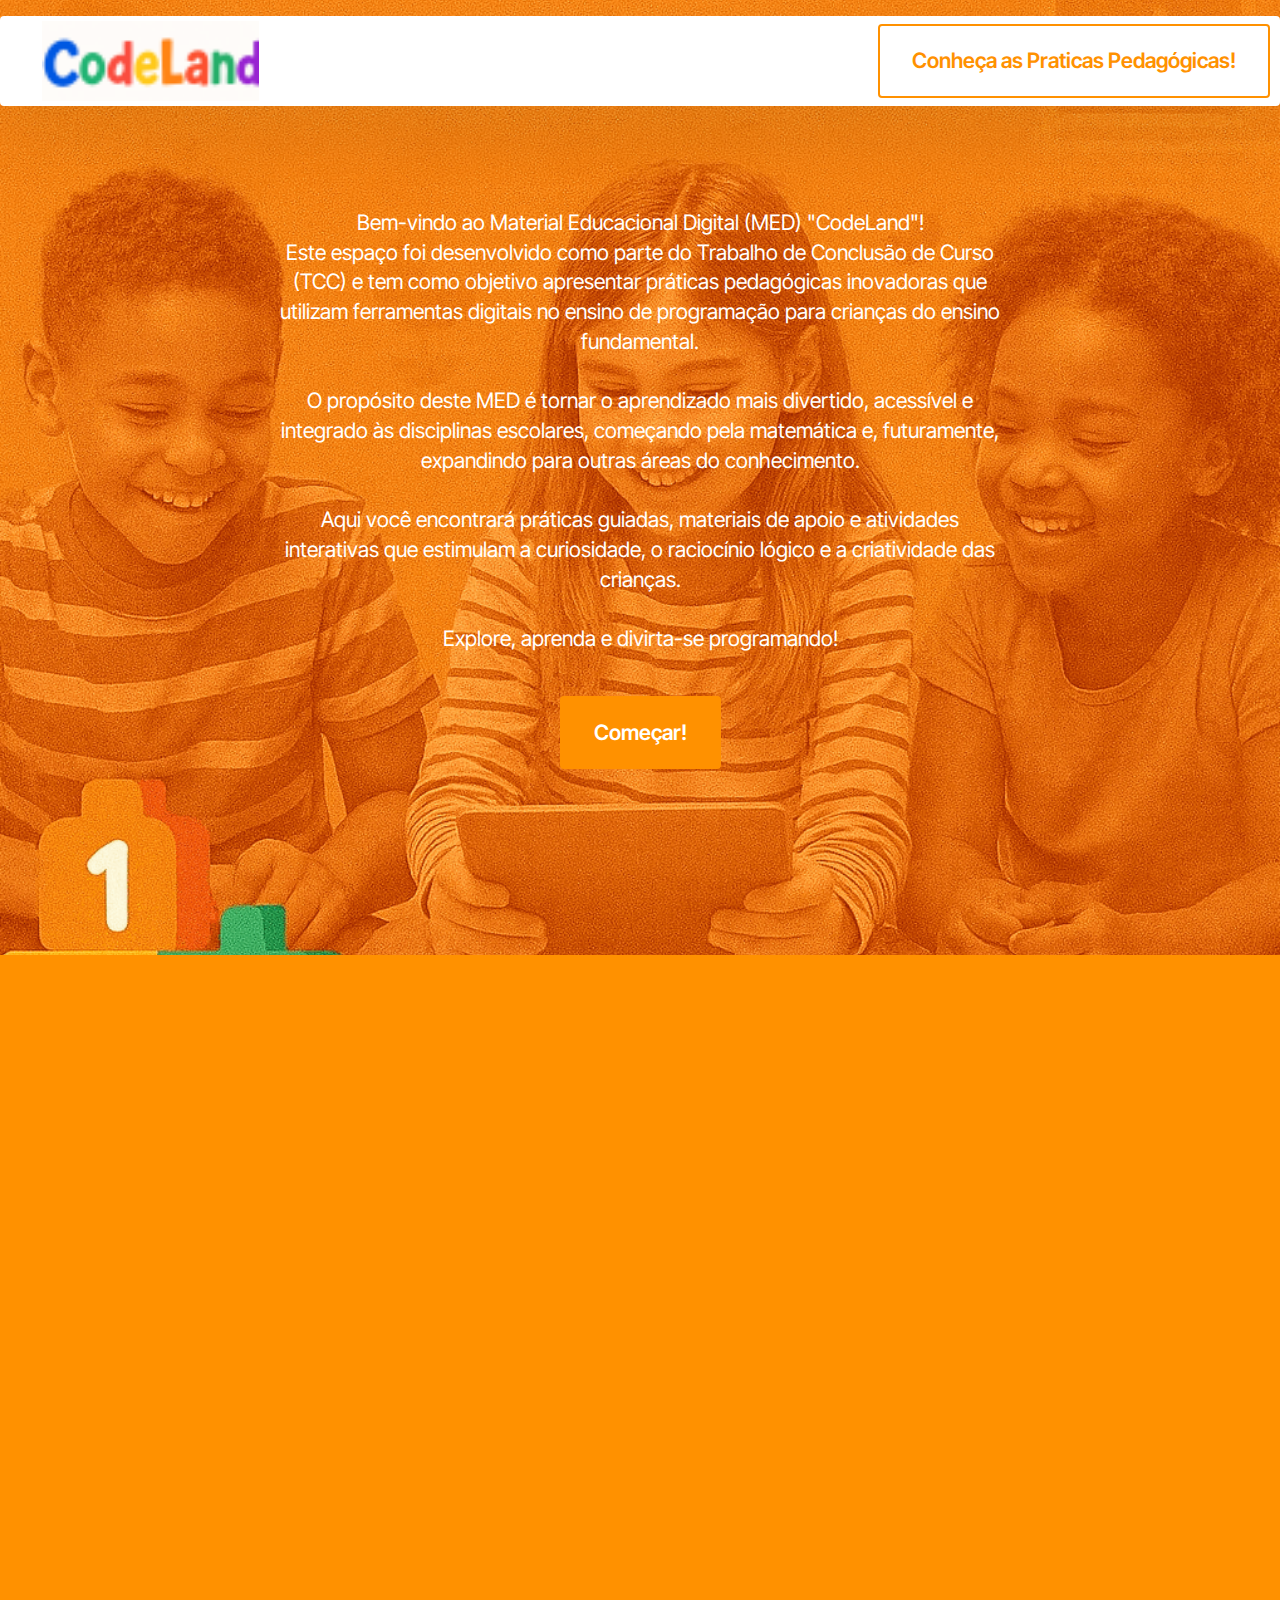
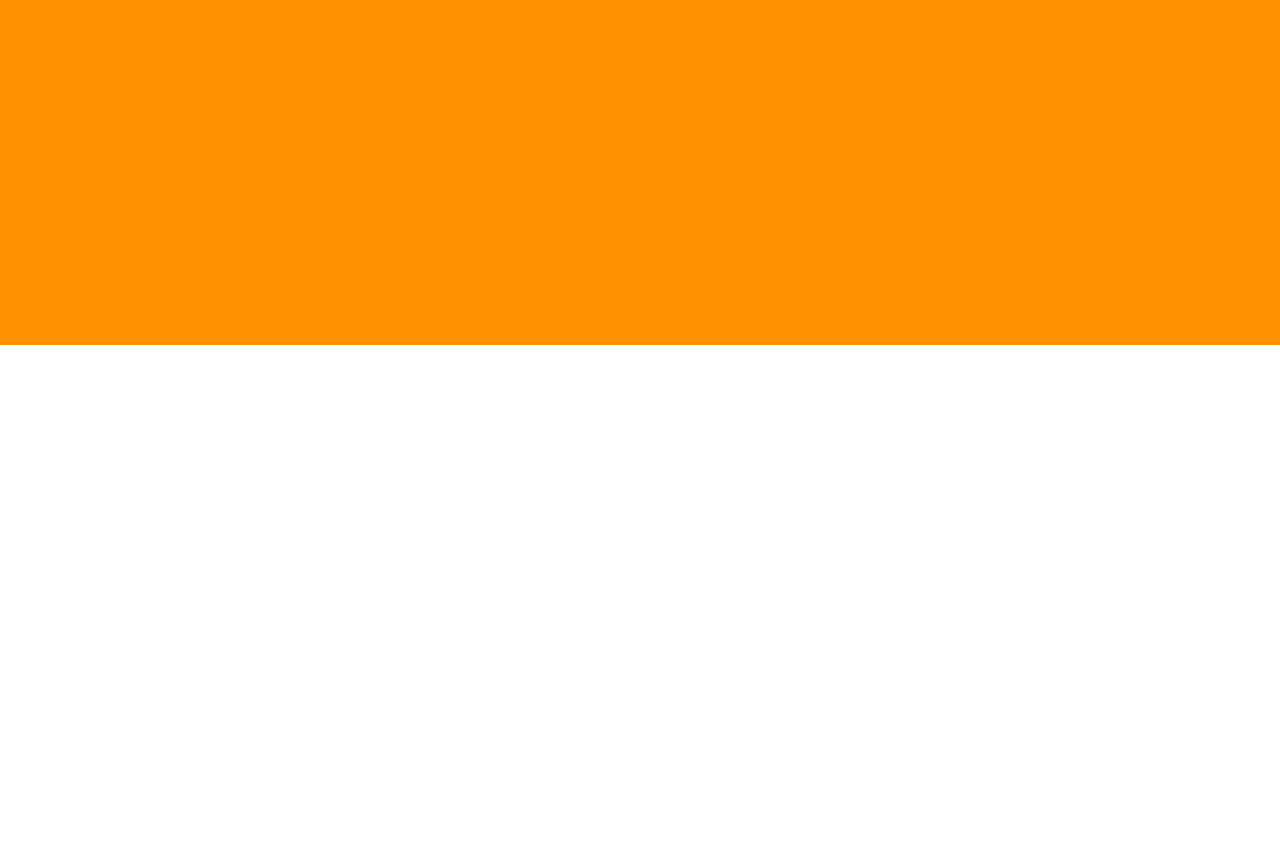
<file: index.html>
<!DOCTYPE html>
<html  >
<head>
  <!-- Site made with Mobirise Website Builder v6.1.4, https://mobirise.com -->
  <meta charset="UTF-8">
  <meta http-equiv="X-UA-Compatible" content="IE=edge">
  <meta name="generator" content="Mobirise v6.1.4, mobirise.com">
  <meta name="viewport" content="width=device-width, initial-scale=1, minimum-scale=1">
  <link rel="shortcut icon" href="assets/images/chatgpt20image20220de20out.20de2020252017-09-28-96x64.png" type="image/x-icon">
  <meta name="description" content="">
  
  
  <title>Home</title>
  <link rel="stylesheet" href="assets/web/assets/mobirise-icons2/mobirise2.css">
  <link rel="stylesheet" href="assets/web/assets/mobirise-icons-bold/mobirise-icons-bold.css">
  <link rel="stylesheet" href="assets/bootstrap/css/bootstrap.min.css">
  <link rel="stylesheet" href="assets/animatecss/animate.css">
  <link rel="stylesheet" href="assets/dropdown/css/style.css">
  <link rel="stylesheet" href="assets/socicon/css/styles.css">
  <link rel="stylesheet" href="assets/theme/css/style.css">
  <link rel="preload" href="https://fonts.googleapis.com/css?family=Inter+Tight:100,200,300,400,500,600,700,800,900,100i,200i,300i,400i,500i,600i,700i,800i,900i&display=swap" as="style" onload="this.onload=null;this.rel='stylesheet'">
  <noscript><link rel="stylesheet" href="https://fonts.googleapis.com/css?family=Inter+Tight:100,200,300,400,500,600,700,800,900,100i,200i,300i,400i,500i,600i,700i,800i,900i&display=swap"></noscript>
  <link rel="preload" as="style" href="assets/mobirise/css/mbr-additional.css?v=ryP9dw"><link rel="stylesheet" href="assets/mobirise/css/mbr-additional.css?v=ryP9dw" type="text/css">

  
  
  
</head>
<body>
  
  <section data-bs-version="5.1" class="menu menu2 cid-uYLNGVtUOF" once="menu" id="menu02-6i">
	

	<nav class="navbar navbar-dropdown navbar-expand-lg">
		<div class="container">
			<div class="navbar-brand">
				<span class="navbar-logo">
					<a href="https://anaperrier.github.io/codeland/">
						<img src="assets/images/chatgpt20image20220de20out.20de2020252017-09-28-96x64.png" alt="Mobirise Website Builder" style="height: 5rem;">
					</a>
				</span>
				
			</div>
			<button class="navbar-toggler" type="button" data-toggle="collapse" data-bs-toggle="collapse" data-target="#navbarSupportedContent" data-bs-target="#navbarSupportedContent" aria-controls="navbarNavAltMarkup" aria-expanded="false" aria-label="Toggle navigation">
				<div class="hamburger">
					<span></span>
					<span></span>
					<span></span>
					<span></span>
				</div>
			</button>
			<div class="collapse navbar-collapse" id="navbarSupportedContent">
				
				
				<div class="navbar-buttons mbr-section-btn"><a class="btn btn-danger-outline display-4" href="page1.html">Conheça as Praticas Pedagógicas!</a></div>
			</div>
		</div>
	</nav>
</section>

<section data-bs-version="5.1" class="header09 startm5 cid-uYvJKDCERB" id="header09-14">	
    
	
	
	<div class="container-fluid">
		<div class="row">
			<div class="content-wrap col-12 col-md-8">
				<h1 class="mbr-section-title mbr-fonts-style mbr-white mb-4 display-1"></h1>
				
				<p class="mbr-fonts-style mbr-text mbr-white mb-4 display-7">Bem-vindo ao Material Educacional Digital (MED) "CodeLand"!<br>Este espaço foi desenvolvido como parte do Trabalho de Conclusão de Curso (TCC) e tem como objetivo apresentar práticas pedagógicas inovadoras que utilizam ferramentas digitais no ensino de programação para crianças do ensino fundamental.<br><br>O propósito deste MED é tornar o aprendizado mais divertido, acessível e integrado às disciplinas escolares, começando pela matemática e, futuramente, expandindo para outras áreas do conhecimento.<br><br>Aqui você encontrará práticas guiadas, materiais de apoio e atividades interativas que estimulam a curiosidade, o raciocínio lógico e a criatividade das crianças.<br><br>Explore, aprenda e divirta-se programando!</p>
				<div class="mbr-section-btn"><a class="btn btn-danger display-7" href="page1.html">Começar!</a></div>
			</div>
		</div>
	</div>
</section>

<section data-bs-version="5.1" class="features5 cid-uYwqnpvdBz" id="features05-1l">
  

  
  
  <div class="container">
    <div class="row mb-5 justify-content-center">
      <div class="col-12 content-head">
        <h3 class="mbr-section-title mbr-fonts-style align-center mb-0 display-2"><strong>Projeto CodeLand</strong></h3>
        <h5 class="mbr-section-subtitle mbr-fonts-style align-center mb-0 mt-4 display-7">Aqui você encontrará três pontos principais do projeto: a origem da ideia, o foco pedagógico e a aplicação em matemática com programação. Cada bloco explica um aspecto essencial para compreender melhor a proposta do CodeLand.</h5>
      </div>
    </div>
    <div class="row">
      <div class="item features-without-image col-12 col-md-6 col-lg-4 item-mb">
        <div class="item-wrapper">
          <div class="card-box align-left">
            <div class="iconfont-wrapper">
              <span class="mbr-iconfont mobi-mbri-idea mobi-mbri"></span>
            </div>
            <h5 class="card-title mbr-fonts-style display-5"><strong>Origem da Ideia</strong></h5>
            <p class="card-text mbr-fonts-style display-7">
              Este projeto surgiu a partir da necessidade de aproximar as crianças do universo da programação desde cedo, unindo tecnologia e práticas pedagógicas. A ideia nasceu como proposta para o TCC, com o objetivo de tornar o aprendizado mais lúdico e acessível.
            </p>

            
          </div>
        </div>
      </div>
      <div class="item features-without-image col-12 col-md-6 col-lg-4 item-mb">
        <div class="item-wrapper">
          <div class="card-box align-left">
            <div class="iconfont-wrapper">
              <span class="mbr-iconfont mobi-mbri-growing-chart mobi-mbri"></span>
            </div>
            <h5 class="card-title mbr-fonts-style display-5"><strong>Foco Pedagógico</strong></h5>
            <p class="card-text mbr-fonts-style display-7">
              O Material Educacional Digital (MED) foi desenvolvido especialmente para crianças do 3º ano do Ensino Fundamental. Ele tem como base práticas pedagógicas aplicadas em sala de aula, integrando o uso de ferramentas digitais de forma prática e divertida.
            </p>

            
          </div>
        </div>
      </div>
      <div class="item features-without-image col-12 col-md-6 col-lg-4 item-mb">
        <div class="item-wrapper">
          <div class="card-box align-left">
            <div class="iconfont-wrapper">
              <span class="mbr-iconfont mobi-mbri-change-style mobi-mbri"></span>
            </div>
            <h5 class="card-title mbr-fonts-style display-5"><strong>Matemática e Programação</strong></h5>
            <p class="card-text mbr-fonts-style display-7">
              Nesta versão, o conteúdo está direcionado ao ensino de Matemática, usando a programação como recurso para explorar conceitos de forma interativa. A proposta é ampliar futuramente para outras disciplinas, mantendo o mesmo espírito inovador e educativo.
            </p>

            
          </div>
        </div>
      </div>
    </div>
  </div>
</section>

<section data-bs-version="5.1" class="footer3 cid-uYLeNpzXAT" once="footers" id="footer03-1y">

        

    

    <div class="container">
        <div class="row">
            <div class="row-links">
                <ul class="header-menu">
                  
                  
                  
                  
                <li class="header-menu-item mbr-fonts-style display-5">
                    <a href="index.html" class="text-danger text-primary">Sobre o MED</a></li><li class="header-menu-item mbr-fonts-style display-5"><a href="page6.html" class="text-danger text-primary">Guia</a></li><li class="header-menu-item mbr-fonts-style display-5"><a href="page7.html" class="text-danger text-primary">Créditos</a></li></ul>
              </div>

            <div class="col-12 mt-4">
                <div class="social-row">
                    <div class="soc-item">
                        <a href="https://www.facebook.com/oficial.ifc/" target="_blank">
                            <span class="mbr-iconfont display-7 socicon-facebook socicon"></span>
                        </a>
                    </div>
                    <div class="soc-item">
                        <a href="https://ifc.edu.br/nossos-canais/" target="_blank">
                            <span class="mbr-iconfont mbrib-link"></span>
                        </a>
                    </div>
                    <div class="soc-item">
                        <a href="https://www.instagram.com/ifc.oficial/" target="_blank">
                            <span class="mbr-iconfont socicon-instagram socicon"></span>
                        </a>
                    </div>
                    
                    
                </div>
            </div>
            <div class="col-12 mt-5">
                <p class="mbr-fonts-style copyright display-7">
                    © Copyright 2025 IFC/Fraiburgo .&nbsp; All Rights Reserved
                </p>
            </div>
        </div>
    </div>
</section><section class="display-7" style="padding: 0;align-items: center;justify-content: center;flex-wrap: wrap;    align-content: center;display: flex;position: relative;height: 4rem;"><a href="https://mobiri.se/" style="flex: 1 1;height: 4rem;position: absolute;width: 100%;z-index: 1;"><img alt="" style="height: 4rem;" src="[data-uri]"></a><p style="margin: 0;text-align: center;" class="display-7">&#8204;</p><a style="z-index:1" href="https://mobirise.com/builder/no-code-website-builder.html">No Code Website Builder</a></section><script src="assets/bootstrap/js/bootstrap.bundle.min.js"></script>  <script src="assets/smoothscroll/smooth-scroll.js"></script>  <script src="assets/ytplayer/index.js"></script>  <script src="assets/dropdown/js/navbar-dropdown.js"></script>  <script src="assets/theme/js/script.js"></script>  
  
  
 <div id="scrollToTop" class="scrollToTop mbr-arrow-up"><a style="text-align: center;"><i class="mbr-arrow-up-icon mbr-arrow-up-icon-cm cm-icon cm-icon-smallarrow-up"></i></a></div>
    <input name="animation" type="hidden">
  </body>
</html>
</file>
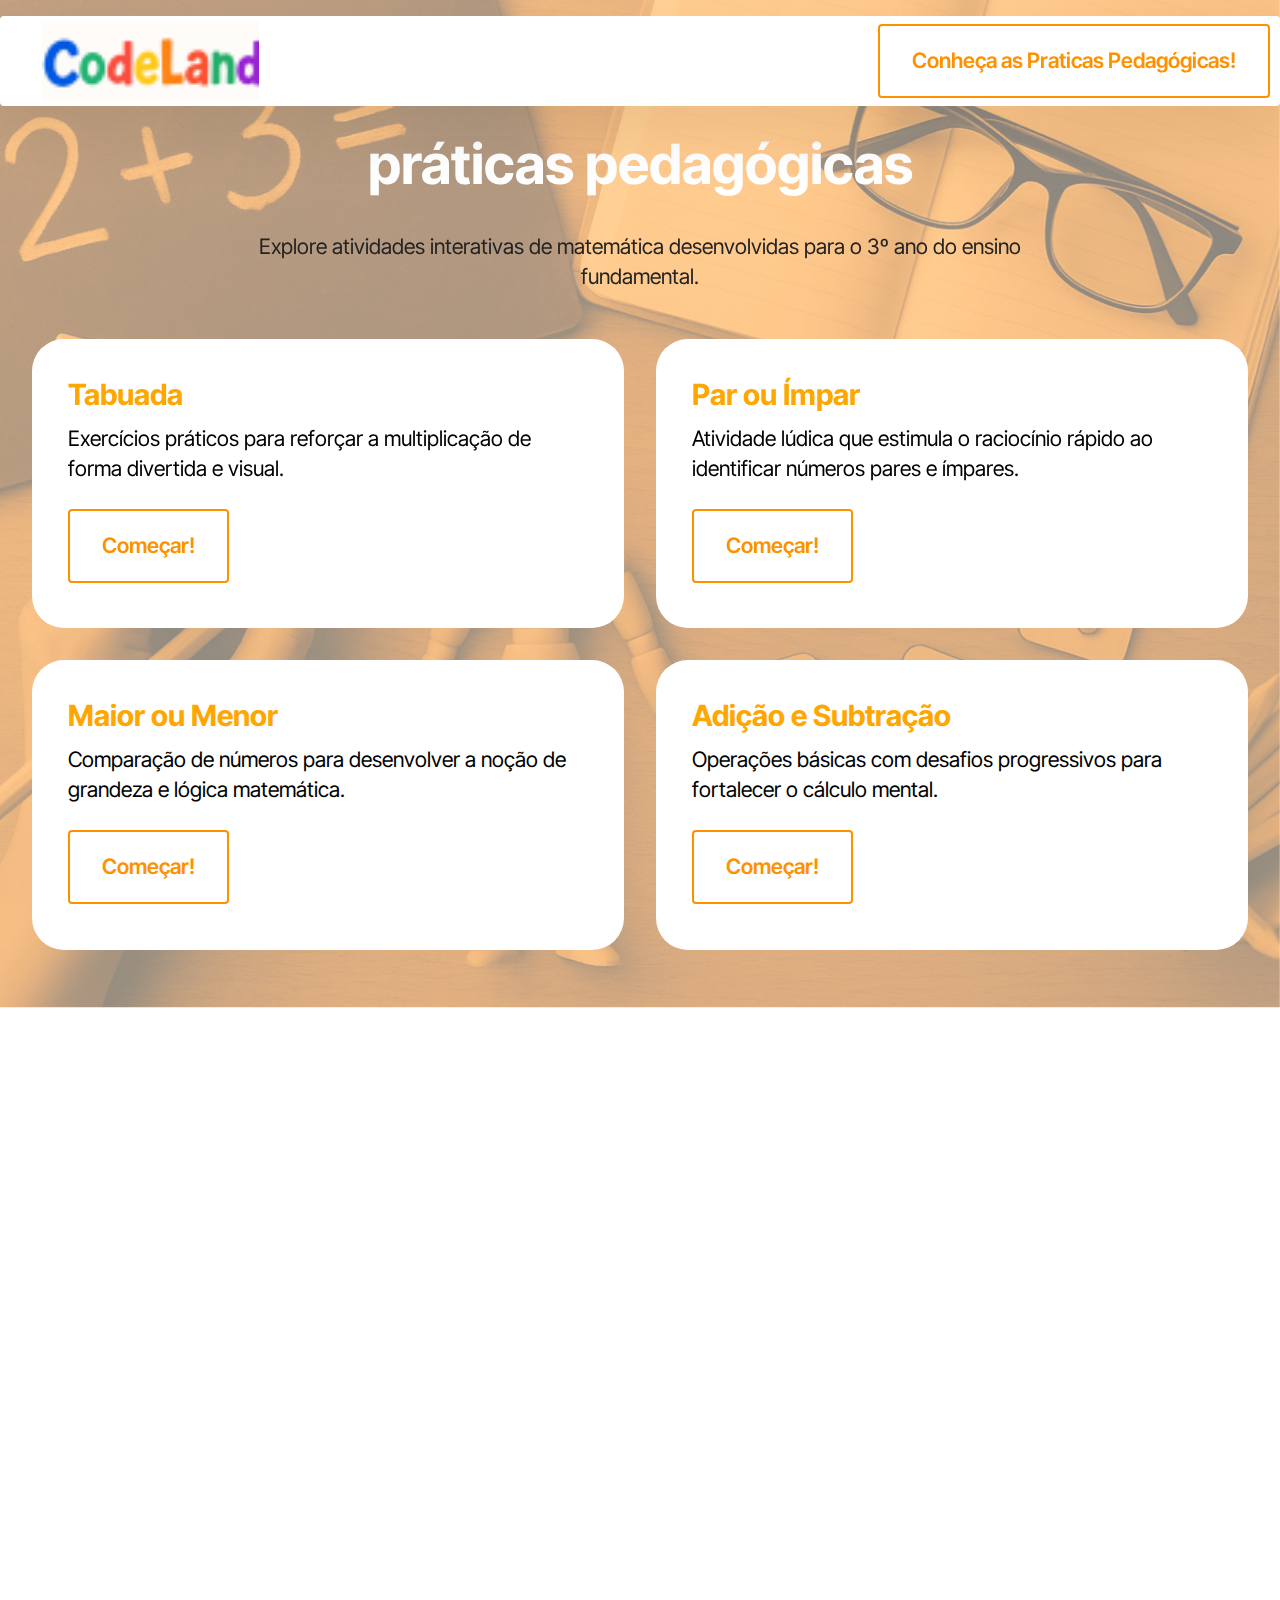
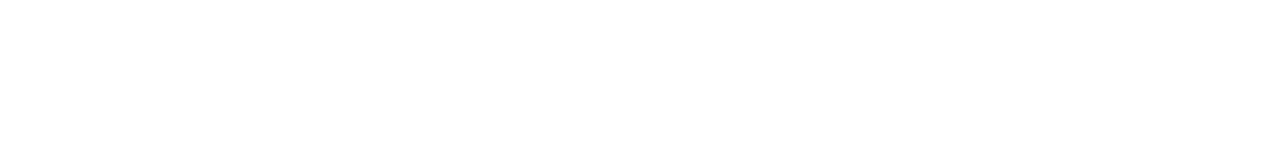
<file: page1.html>
<!DOCTYPE html>
<html  >
<head>
  <!-- Site made with Mobirise Website Builder v6.1.4, https://mobirise.com -->
  <meta charset="UTF-8">
  <meta http-equiv="X-UA-Compatible" content="IE=edge">
  <meta name="generator" content="Mobirise v6.1.4, mobirise.com">
  <meta name="viewport" content="width=device-width, initial-scale=1, minimum-scale=1">
  <link rel="shortcut icon" href="assets/images/chatgpt20image20220de20out.20de2020252017-09-28-96x64.png" type="image/x-icon">
  <meta name="description" content="">
  
  
  <title>Praticas</title>
  <link rel="stylesheet" href="assets/web/assets/mobirise-icons2/mobirise2.css">
  <link rel="stylesheet" href="assets/web/assets/mobirise-icons-bold/mobirise-icons-bold.css">
  <link rel="stylesheet" href="assets/bootstrap/css/bootstrap.min.css">
  <link rel="stylesheet" href="assets/parallax/jarallax.css">
  <link rel="stylesheet" href="assets/animatecss/animate.css">
  <link rel="stylesheet" href="assets/dropdown/css/style.css">
  <link rel="stylesheet" href="assets/socicon/css/styles.css">
  <link rel="stylesheet" href="assets/theme/css/style.css">
  <link rel="preload" href="https://fonts.googleapis.com/css?family=Inter+Tight:100,200,300,400,500,600,700,800,900,100i,200i,300i,400i,500i,600i,700i,800i,900i&display=swap" as="style" onload="this.onload=null;this.rel='stylesheet'">
  <noscript><link rel="stylesheet" href="https://fonts.googleapis.com/css?family=Inter+Tight:100,200,300,400,500,600,700,800,900,100i,200i,300i,400i,500i,600i,700i,800i,900i&display=swap"></noscript>
  <link rel="preload" as="style" href="assets/mobirise/css/mbr-additional.css?v=EGHcq1"><link rel="stylesheet" href="assets/mobirise/css/mbr-additional.css?v=EGHcq1" type="text/css">

  
  
  
</head>
<body>
  
  <section data-bs-version="5.1" class="menu menu2 cid-uYLNGVtUOF" once="menu" id="menu02-6i">
	

	<nav class="navbar navbar-dropdown navbar-expand-lg">
		<div class="container">
			<div class="navbar-brand">
				<span class="navbar-logo">
					<a href="https://mobiri.se">
						<img src="assets/images/chatgpt20image20220de20out.20de2020252017-09-28-96x64.png" alt="Mobirise Website Builder" style="height: 5rem;">
					</a>
				</span>
				
			</div>
			<button class="navbar-toggler" type="button" data-toggle="collapse" data-bs-toggle="collapse" data-target="#navbarSupportedContent" data-bs-target="#navbarSupportedContent" aria-controls="navbarNavAltMarkup" aria-expanded="false" aria-label="Toggle navigation">
				<div class="hamburger">
					<span></span>
					<span></span>
					<span></span>
					<span></span>
				</div>
			</button>
			<div class="collapse navbar-collapse" id="navbarSupportedContent">
				
				
				<div class="navbar-buttons mbr-section-btn"><a class="btn btn-danger-outline display-4" href="page1.html">Conheça as Praticas Pedagógicas!</a></div>
			</div>
		</div>
	</nav>
</section>

<section data-bs-version="5.1" class="features026 cid-uYwBZwonta mbr-parallax-background" id="features026-1m">
	

	
	<div class="mbr-overlay" style="opacity: 0.5; background-color: rgb(255, 255, 255);"></div>
	<div class="container-fluid">
		<div class="row mb-5 justify-content-center">
			<div class="col-12 mb-0 content-head">
				<h3 class="mbr-section-title mbr-fonts-style align-center display-2"><strong>práticas pedagógicas</strong></h3>
				<h5 class="mbr-section-subtitle mbr-fonts-style align-center mb-0 mt-4 display-7">Explore atividades interativas de matemática desenvolvidas para o 3º ano do ensino fundamental.</h5>
			</div>
		</div>
		<div class="row">
			<div class="item features-without-image col-12 col-md-6 col-lg-6 item-mb">
				<div class="item-wrapper">
					<div class="card-box align-left">
						
						<h5 class="card-title mbr-fonts-style display-5">
							<strong>Tabuada</strong>
						</h5>
						
						<p class="card-text mbr-fonts-style display-7">Exercícios práticos para reforçar a multiplicação de forma divertida e visual.</p>
						<div class="mbr-section-btn mt-auto"><a class="btn btn-lg btn-danger-outline display-7" href="page2.html">Começar!</a></div>
					</div>
				</div>
			</div><div class="item features-without-image col-12 col-md-6 col-lg-6 item-mb">
				<div class="item-wrapper">
					<div class="card-box align-left">
						
						<h5 class="card-title mbr-fonts-style display-5"><strong>Par ou Ímpar</strong></h5>
						
						<p class="card-text mbr-fonts-style display-7">Atividade lúdica que estimula o raciocínio rápido ao identificar números pares e ímpares.</p>
						<div class="mbr-section-btn mt-auto"><a class="btn btn-lg btn-danger-outline display-7" href="page3.html">Começar!</a></div>
					</div>
				</div>
			</div><div class="item features-without-image col-12 col-md-6 col-lg-6 item-mb">
				<div class="item-wrapper">
					<div class="card-box align-left">
						
						<h5 class="card-title mbr-fonts-style display-5"><strong>Maior ou Menor</strong></h5>
						
						<p class="card-text mbr-fonts-style display-7">Comparação de números para desenvolver a noção de grandeza e lógica matemática.</p>
						<div class="mbr-section-btn mt-auto"><a class="btn btn-lg btn-danger-outline display-7" href="page4.html">Começar!</a></div>
					</div>
				</div>
			</div>
			<div class="item features-without-image col-12 col-md-6 col-lg-6 item-mb">
				<div class="item-wrapper">
					<div class="card-box align-left">
						
						<h5 class="card-title mbr-fonts-style display-5"><strong>Adição e Subtração</strong></h5>
						
						<p class="card-text mbr-fonts-style display-7">
							Operações básicas com desafios progressivos para fortalecer o cálculo mental.
						</p>
						<div class="mbr-section-btn mt-auto"><a class="btn btn-lg btn-danger-outline display-7" href="page5.html">Começar!</a></div>
					</div>
				</div>
			</div>
			
			
		</div>
	</div>
</section>

<section data-bs-version="5.1" class="features035 cid-uYLhYHB5w4" id="features035-22">
	

	
	
	<div class="container">
		<div class="row">
			<div class="col-12 col-lg-9 active">
				<div class="item-wrapper">
					<div class="card-box">
						<h4 class="card-text mbr-fonts-style display-7"></h4>
					</div>
				</div>
			</div>
			<div class="col-12 col-lg-3 active">
				<div class="mbr-section-btn"><a class="btn btn-danger-outline display-7" href="index.html">Voltar</a></div>
			</div>
		</div>
	</div>
</section>

<section data-bs-version="5.1" class="footer3 cid-uYLeNpzXAT" once="footers" id="footer03-1y">

        

    

    <div class="container">
        <div class="row">
            <div class="row-links">
                <ul class="header-menu">
                  
                  
                  
                  
                <li class="header-menu-item mbr-fonts-style display-5">
                    <a href="index.html" class="text-danger text-primary">Sobre o MED</a></li><li class="header-menu-item mbr-fonts-style display-5"><a href="page6.html" class="text-danger text-primary">Guia</a></li><li class="header-menu-item mbr-fonts-style display-5"><a href="page7.html" class="text-danger text-primary">Créditos</a></li></ul>
              </div>

            <div class="col-12 mt-4">
                <div class="social-row">
                    <div class="soc-item">
                        <a href="https://www.facebook.com/oficial.ifc/" target="_blank">
                            <span class="mbr-iconfont display-7 socicon-facebook socicon"></span>
                        </a>
                    </div>
                    <div class="soc-item">
                        <a href="https://ifc.edu.br/nossos-canais/" target="_blank">
                            <span class="mbr-iconfont mbrib-link"></span>
                        </a>
                    </div>
                    <div class="soc-item">
                        <a href="https://www.instagram.com/ifc.oficial/" target="_blank">
                            <span class="mbr-iconfont socicon-instagram socicon"></span>
                        </a>
                    </div>
                    
                    
                </div>
            </div>
            <div class="col-12 mt-5">
                <p class="mbr-fonts-style copyright display-7">
                    © Copyright 2025 IFC/Fraiburgo .&nbsp; All Rights Reserved
                </p>
            </div>
        </div>
    </div>
</section><section class="display-7" style="padding: 0;align-items: center;justify-content: center;flex-wrap: wrap;    align-content: center;display: flex;position: relative;height: 4rem;"><a href="https://mobiri.se/" style="flex: 1 1;height: 4rem;position: absolute;width: 100%;z-index: 1;"><img alt="" style="height: 4rem;" src="[data-uri]"></a><p style="margin: 0;text-align: center;" class="display-7">&#8204;</p><a style="z-index:1" href="https://mobirise.com/builder/ai-website-builder.html">AI Website Builder</a></section><script src="assets/bootstrap/js/bootstrap.bundle.min.js"></script>  <script src="assets/parallax/jarallax.js"></script>  <script src="assets/smoothscroll/smooth-scroll.js"></script>  <script src="assets/ytplayer/index.js"></script>  <script src="assets/dropdown/js/navbar-dropdown.js"></script>  <script src="assets/theme/js/script.js"></script>  
  
  
 <div id="scrollToTop" class="scrollToTop mbr-arrow-up"><a style="text-align: center;"><i class="mbr-arrow-up-icon mbr-arrow-up-icon-cm cm-icon cm-icon-smallarrow-up"></i></a></div>
    <input name="animation" type="hidden">
  </body>
</html>
</file>
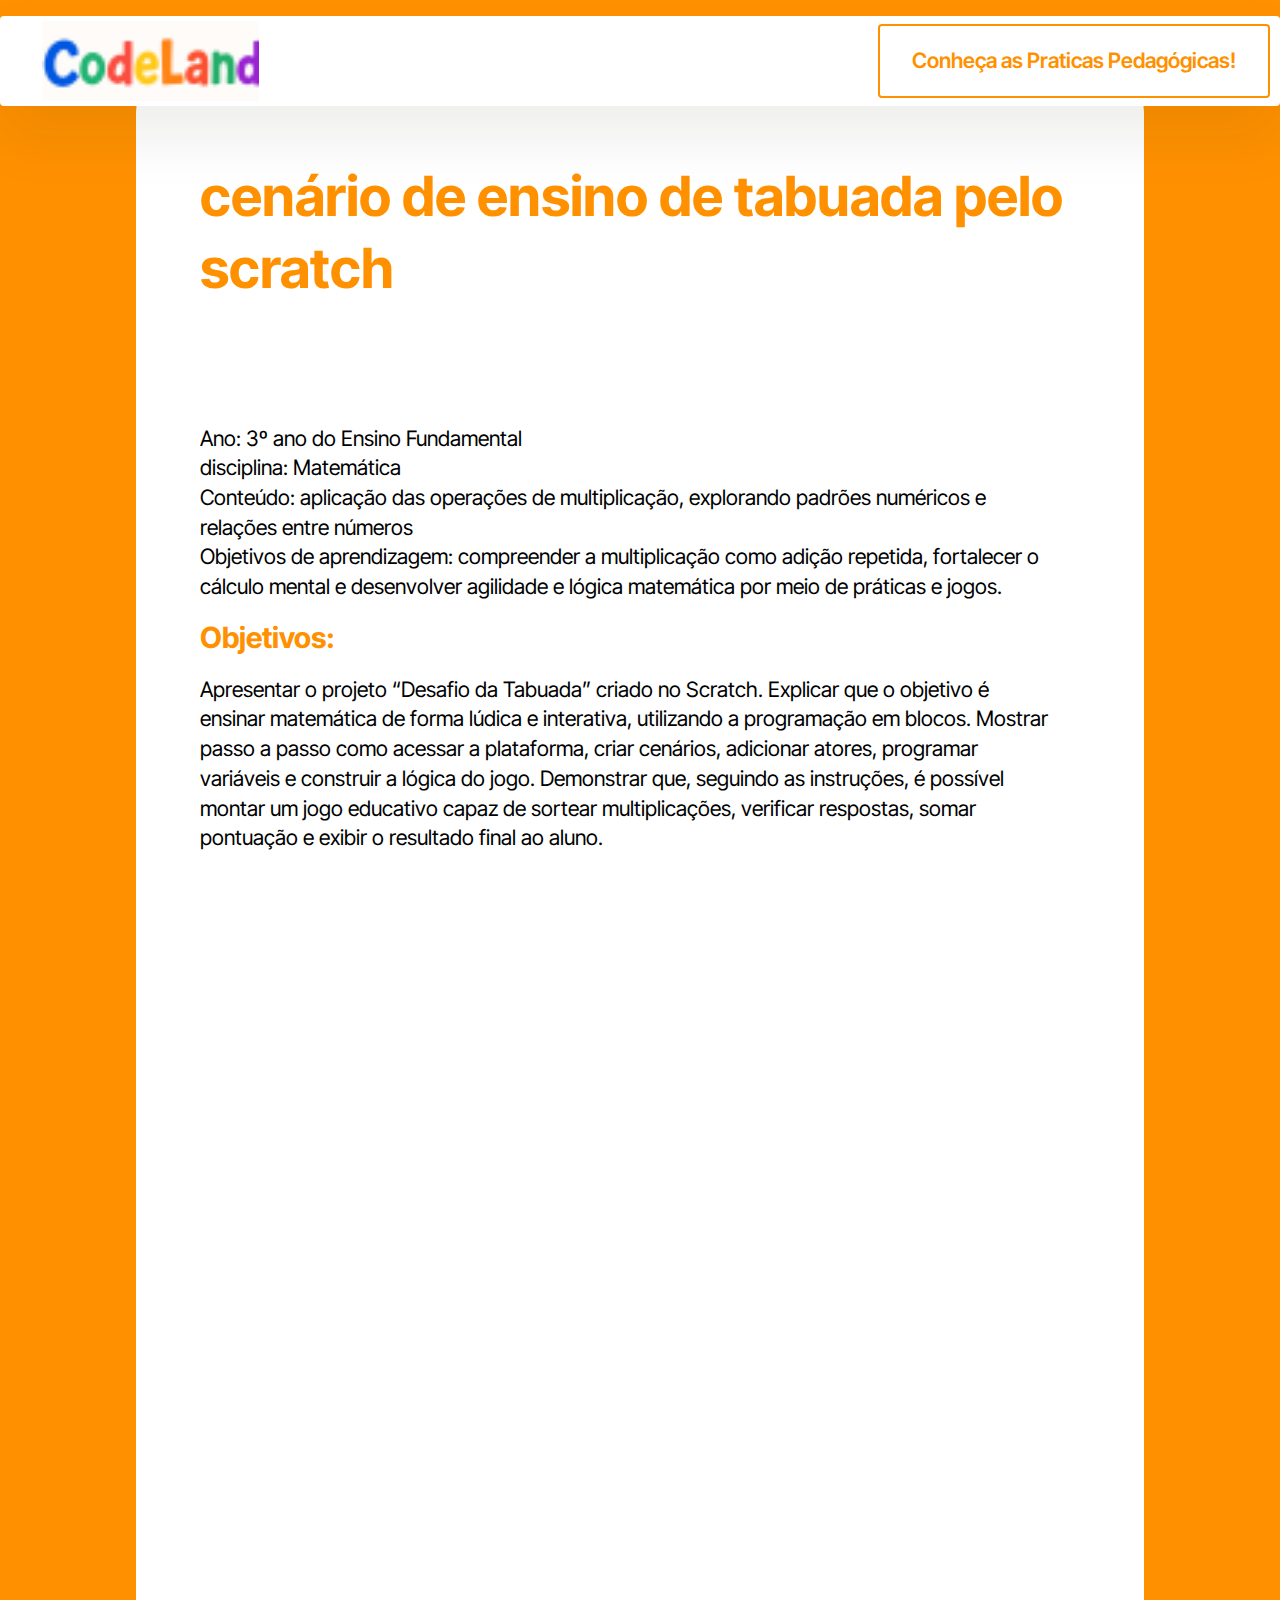
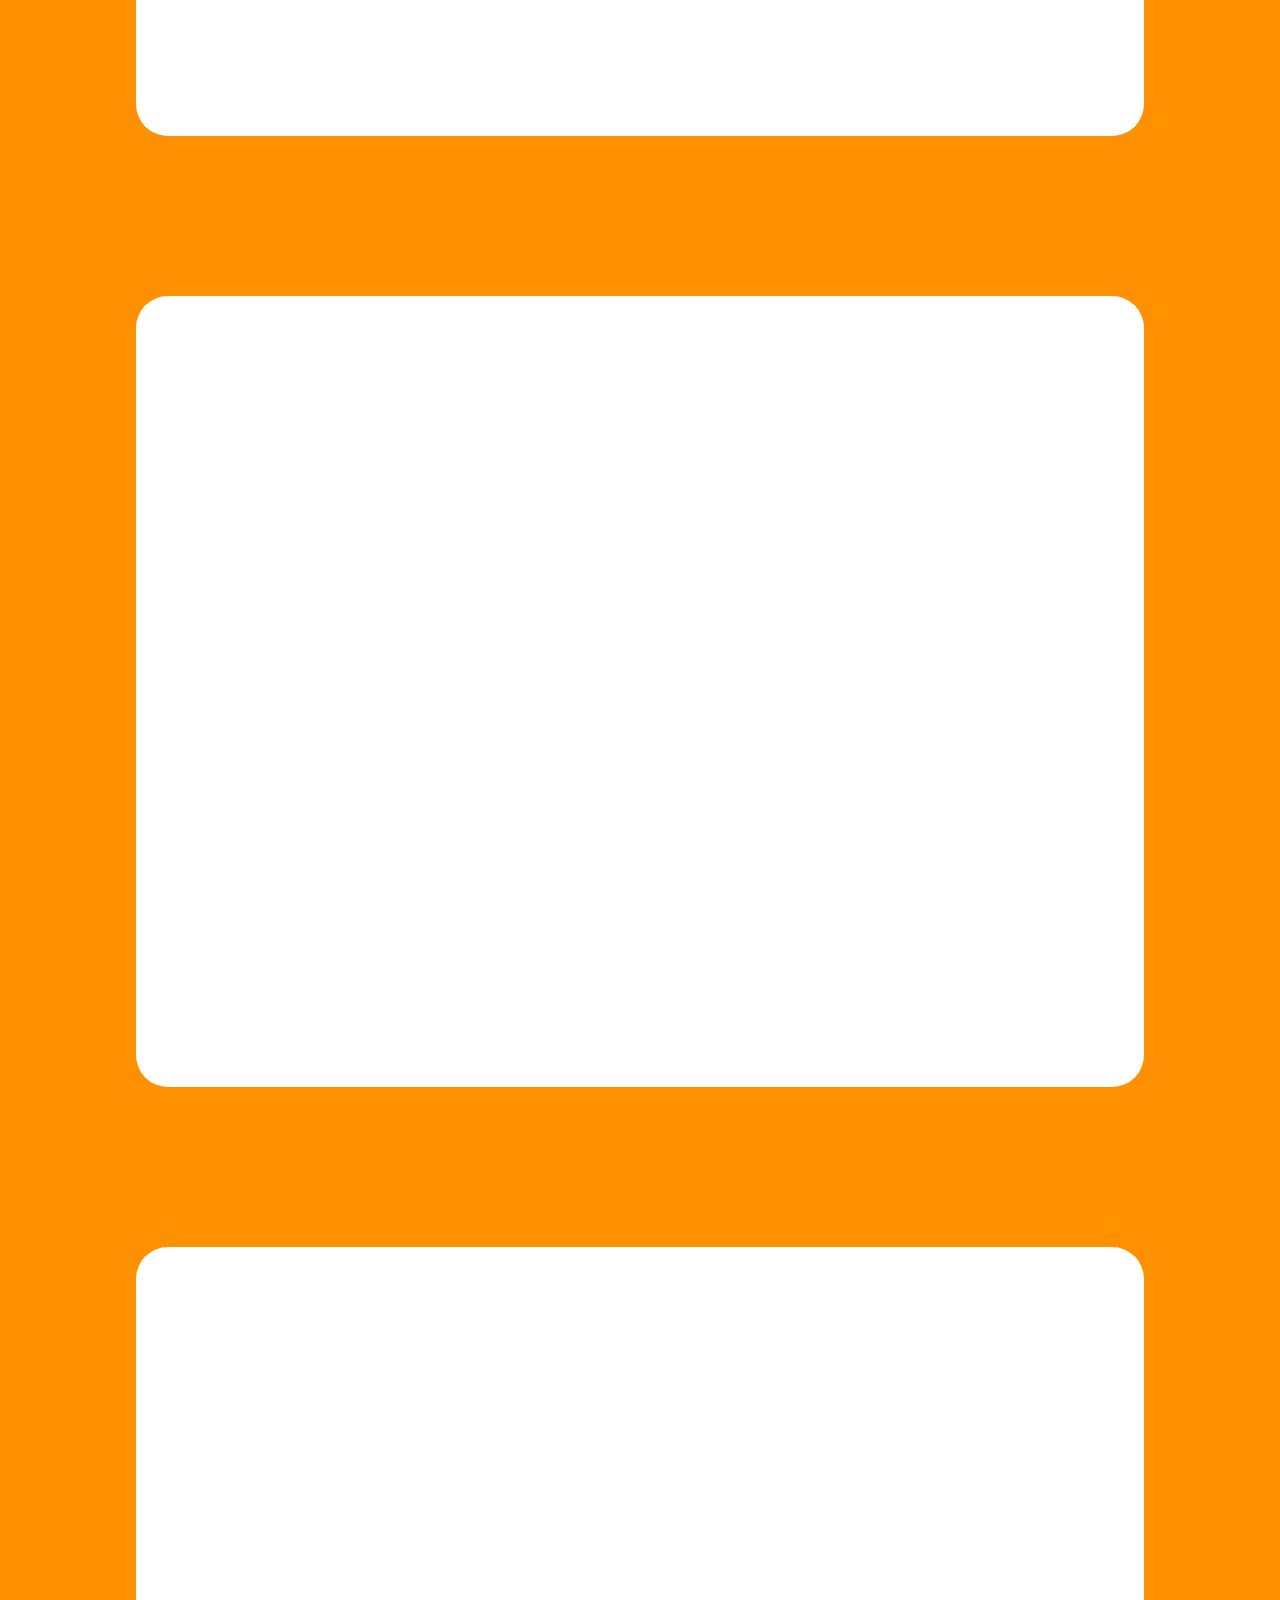
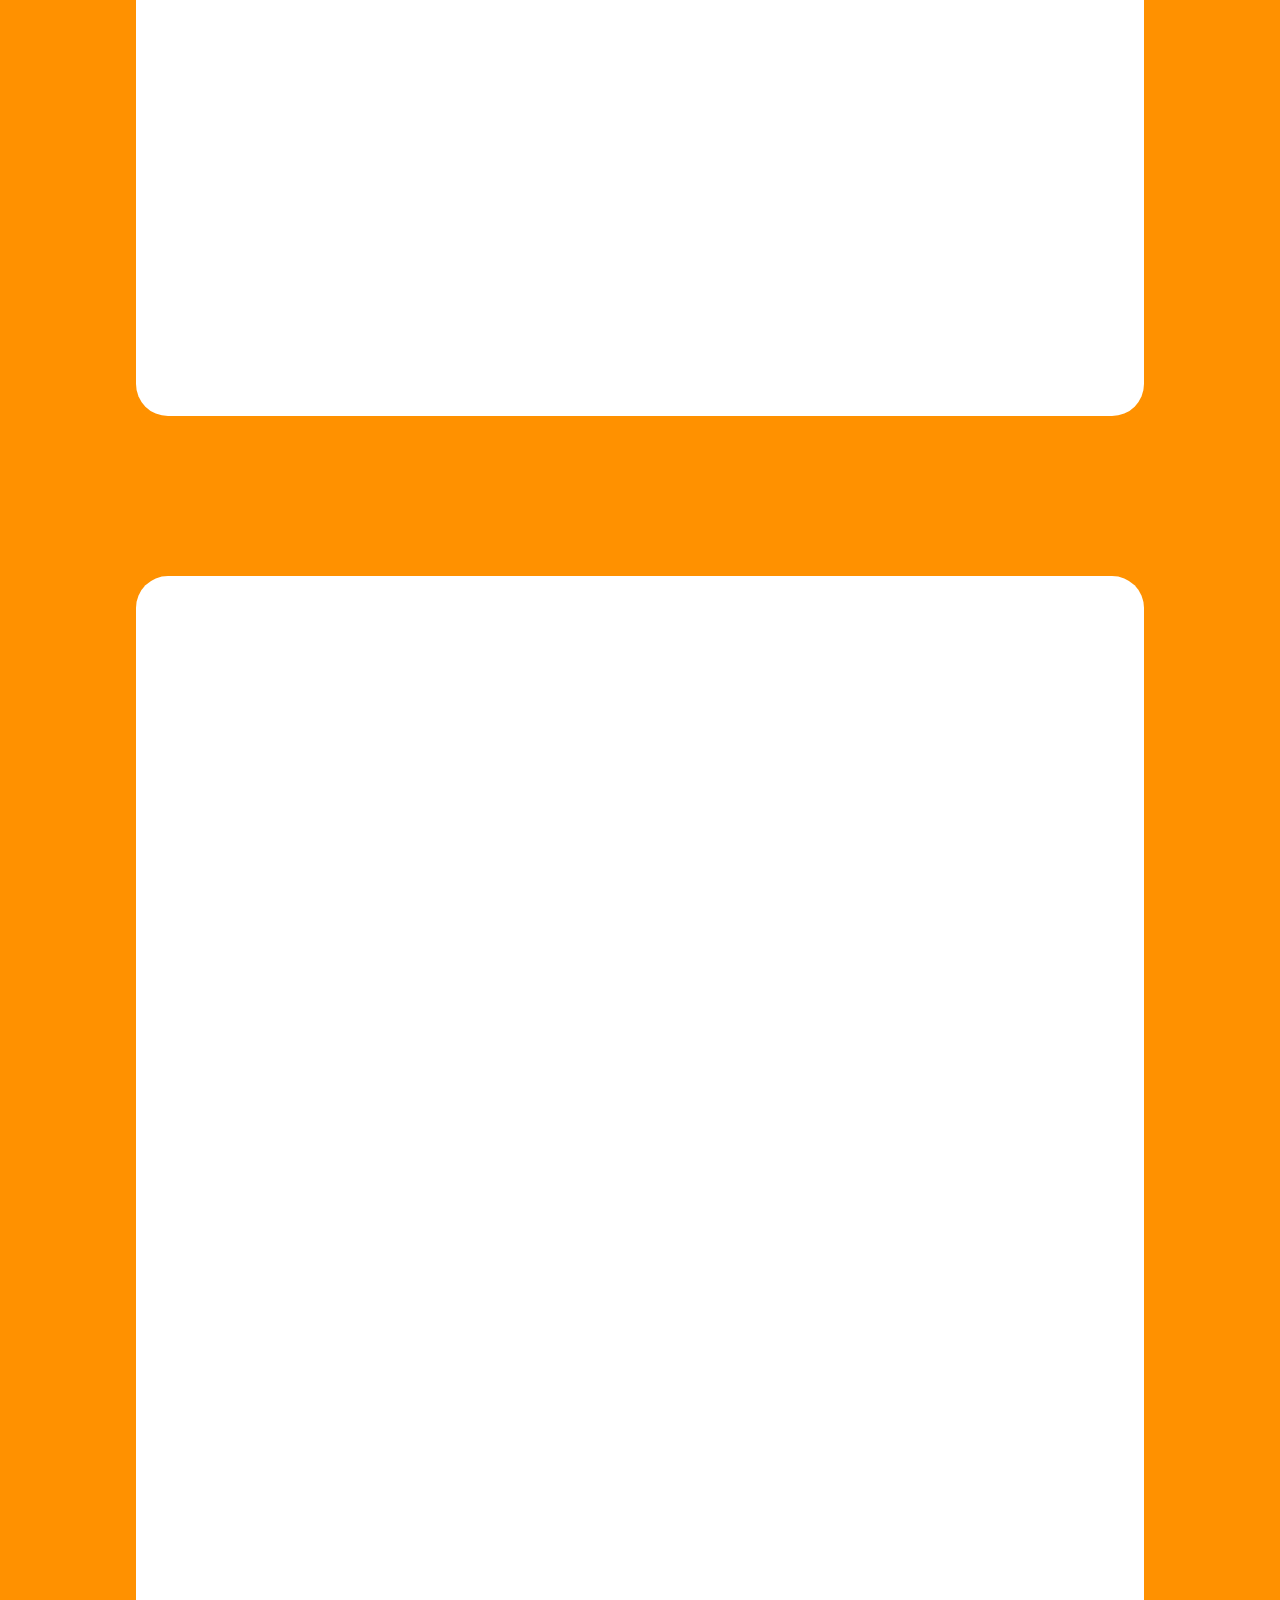
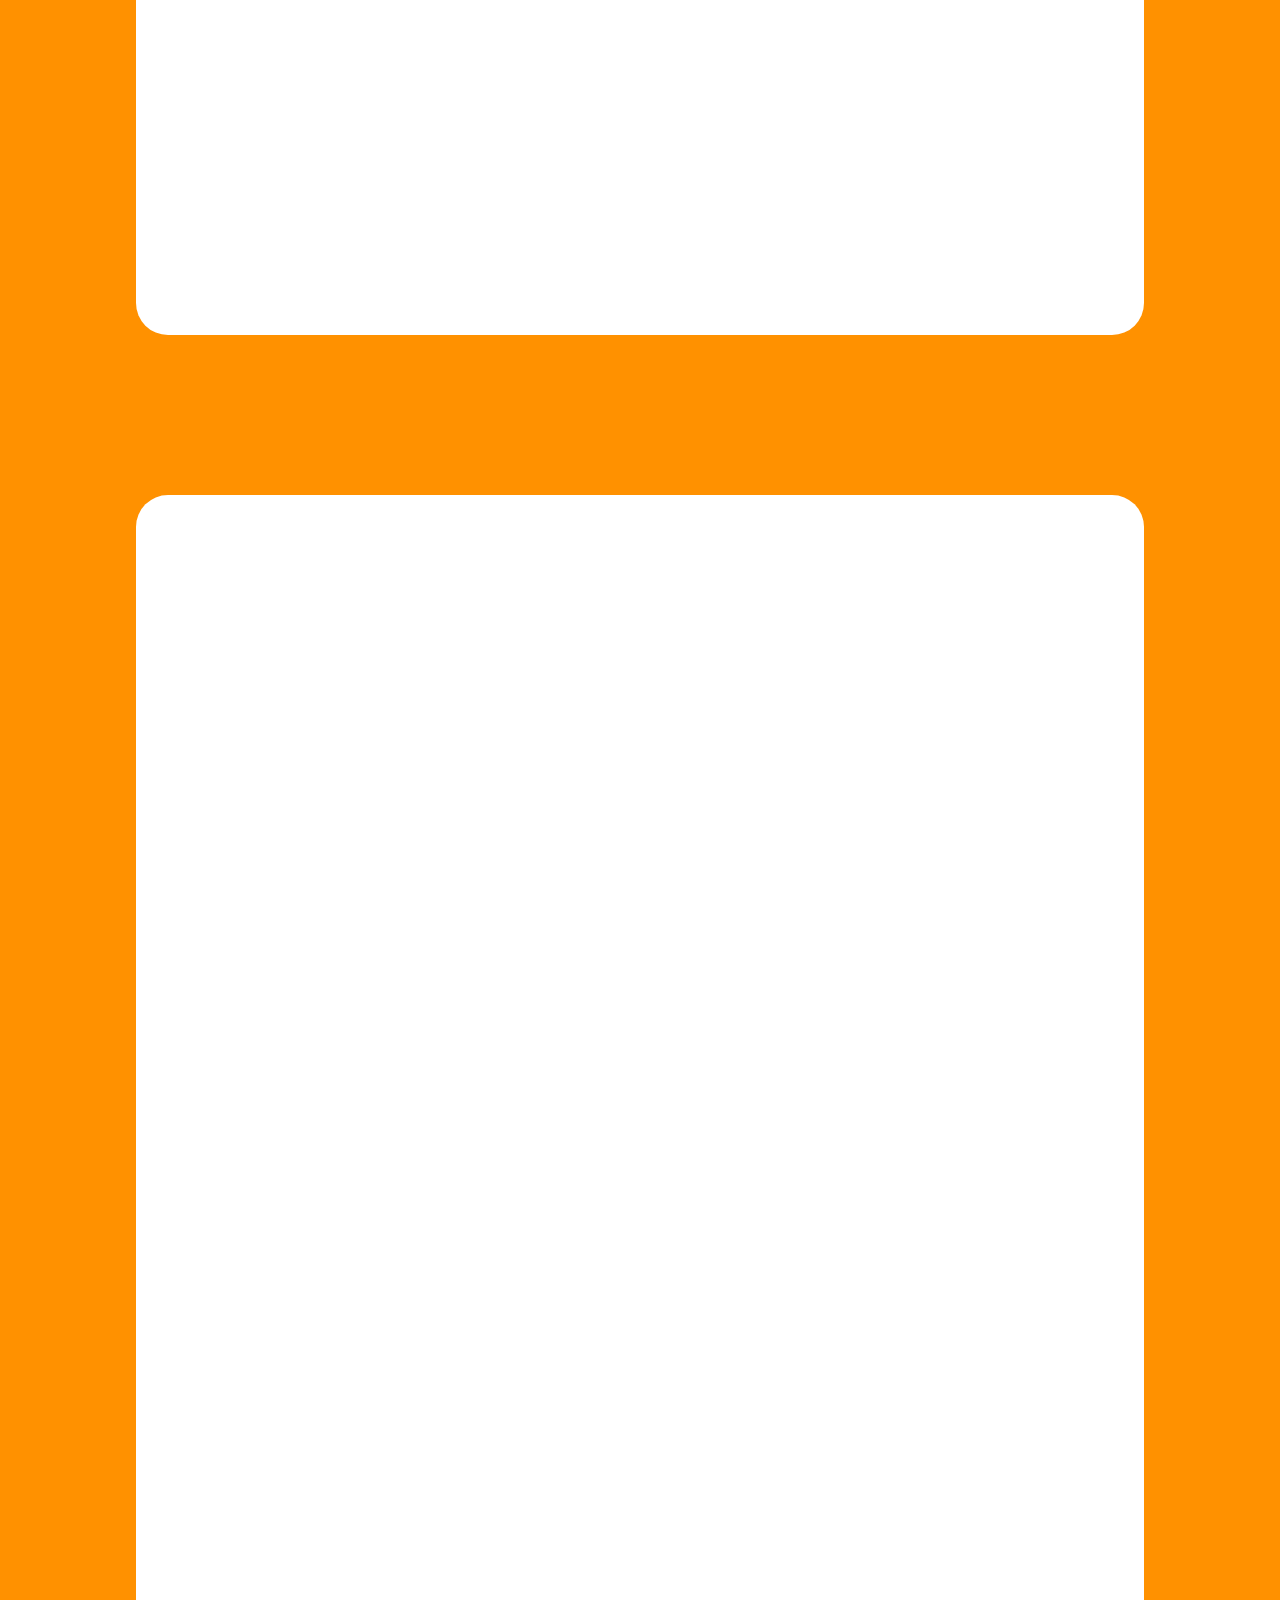
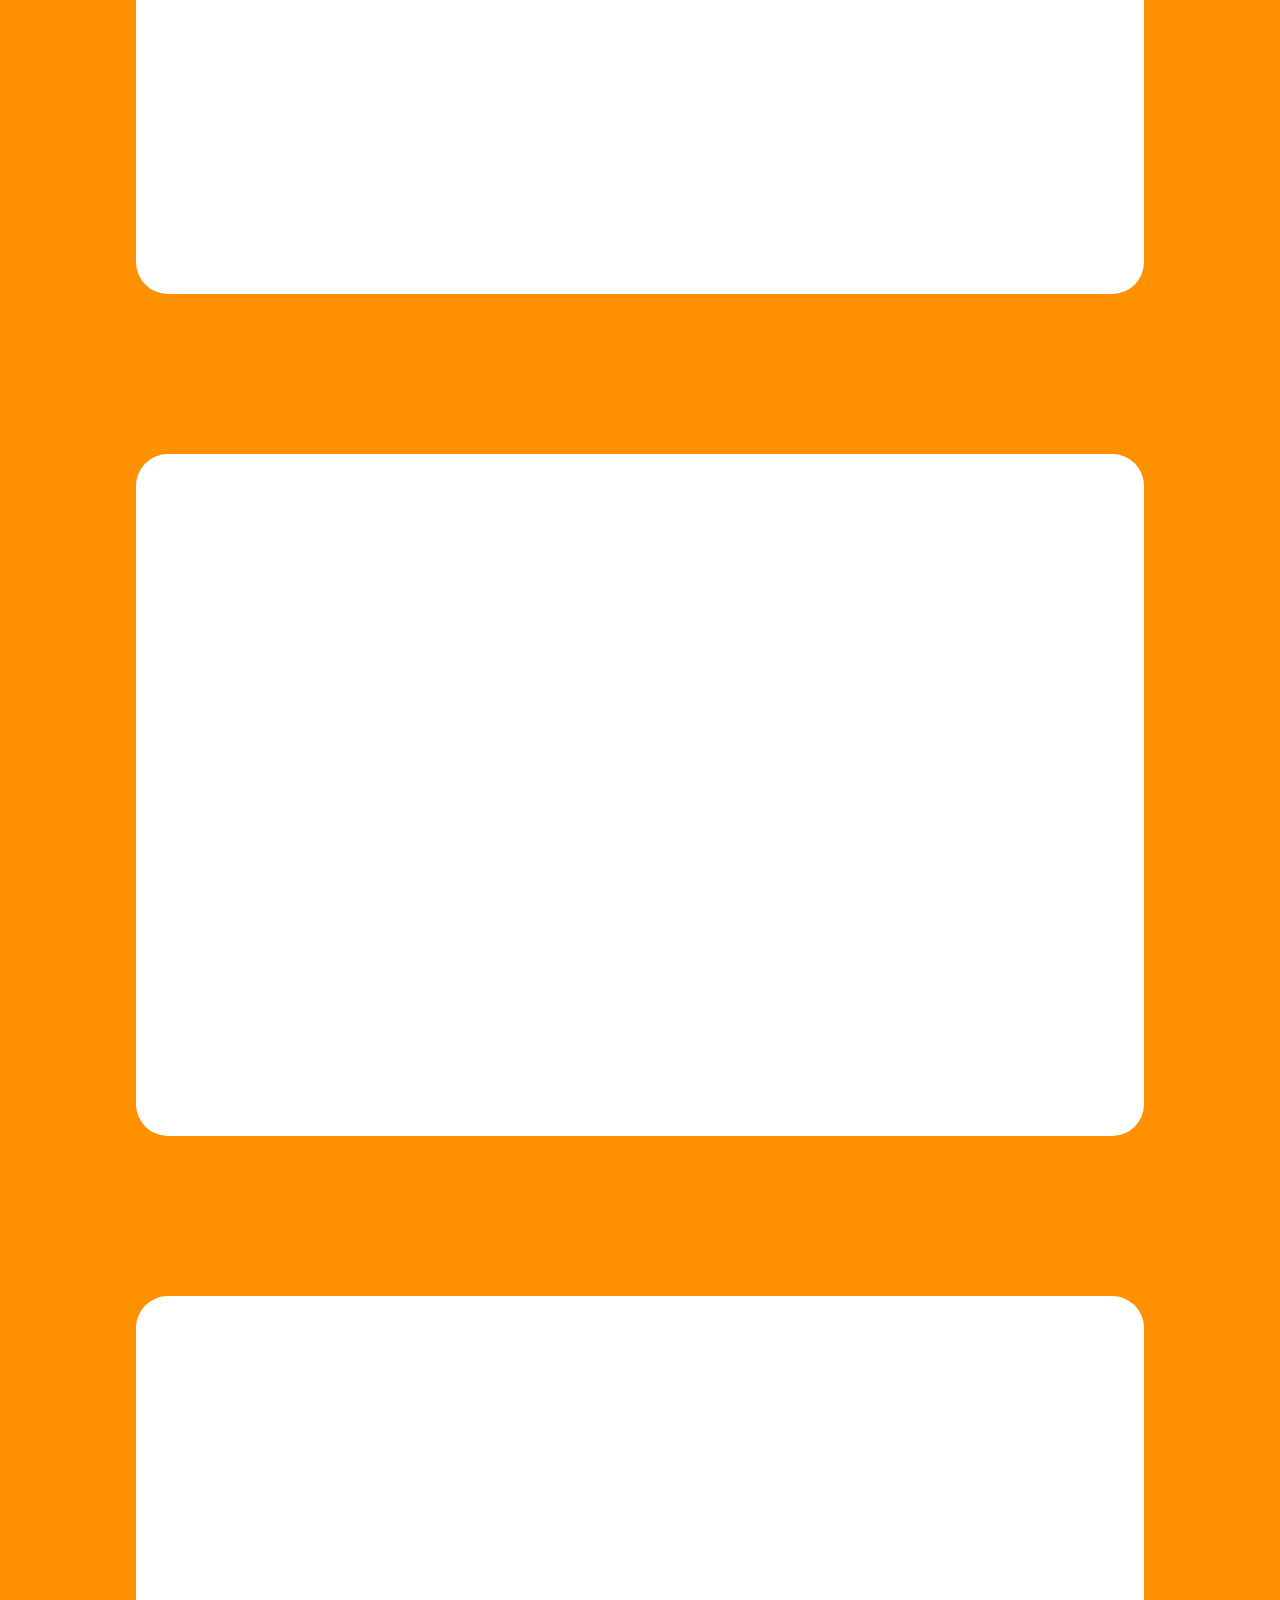
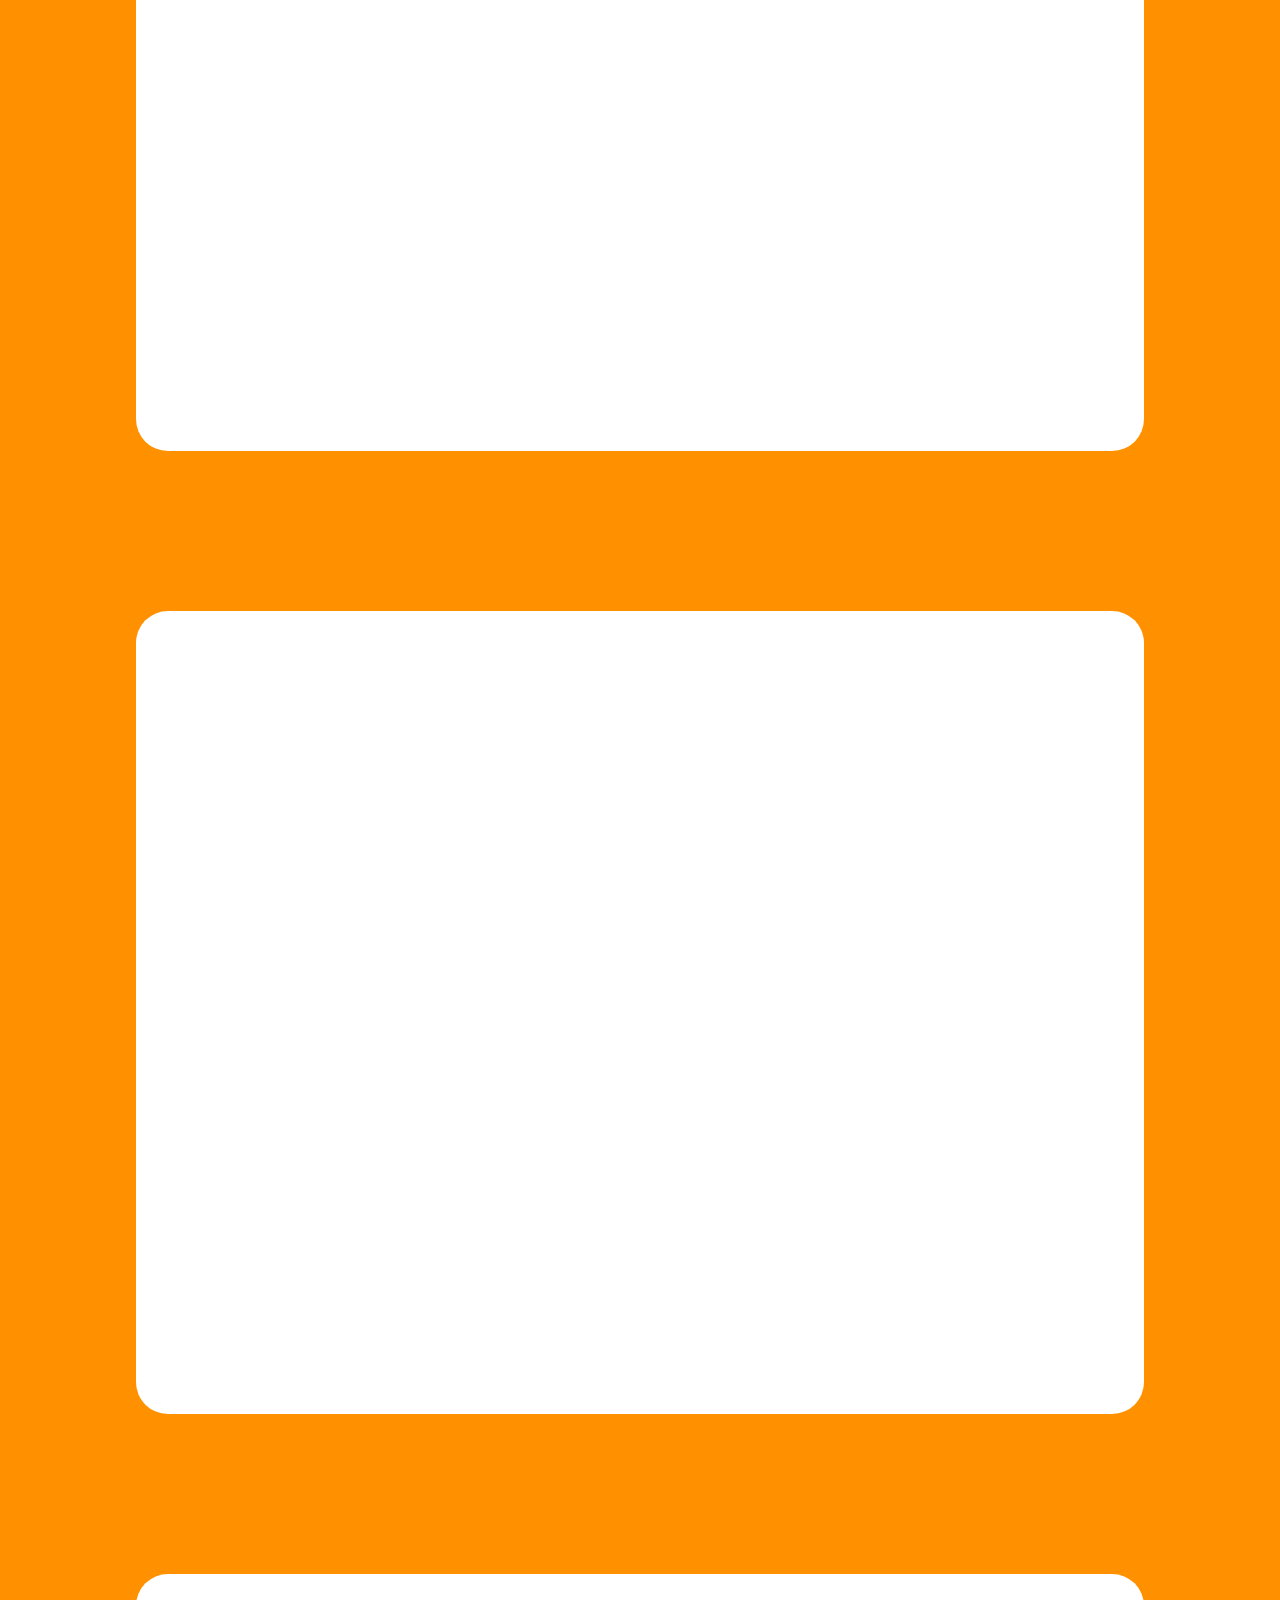
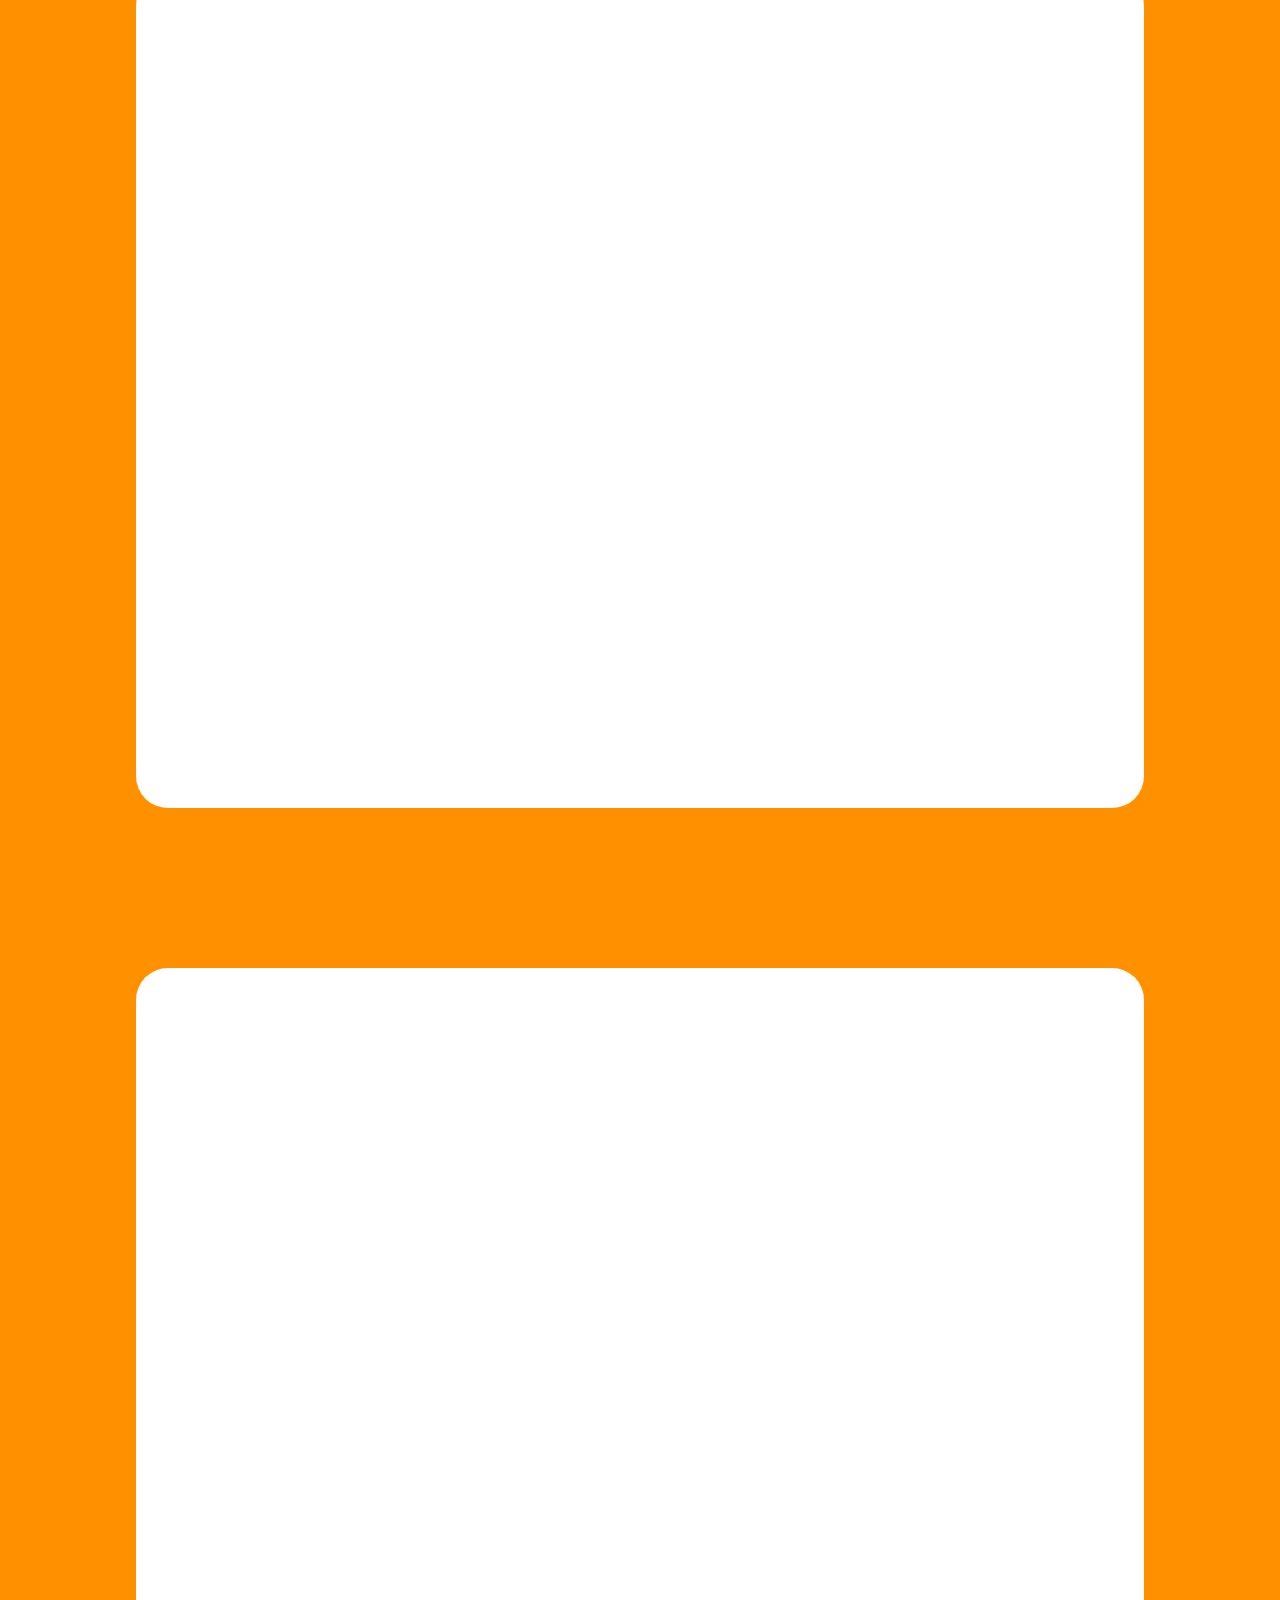
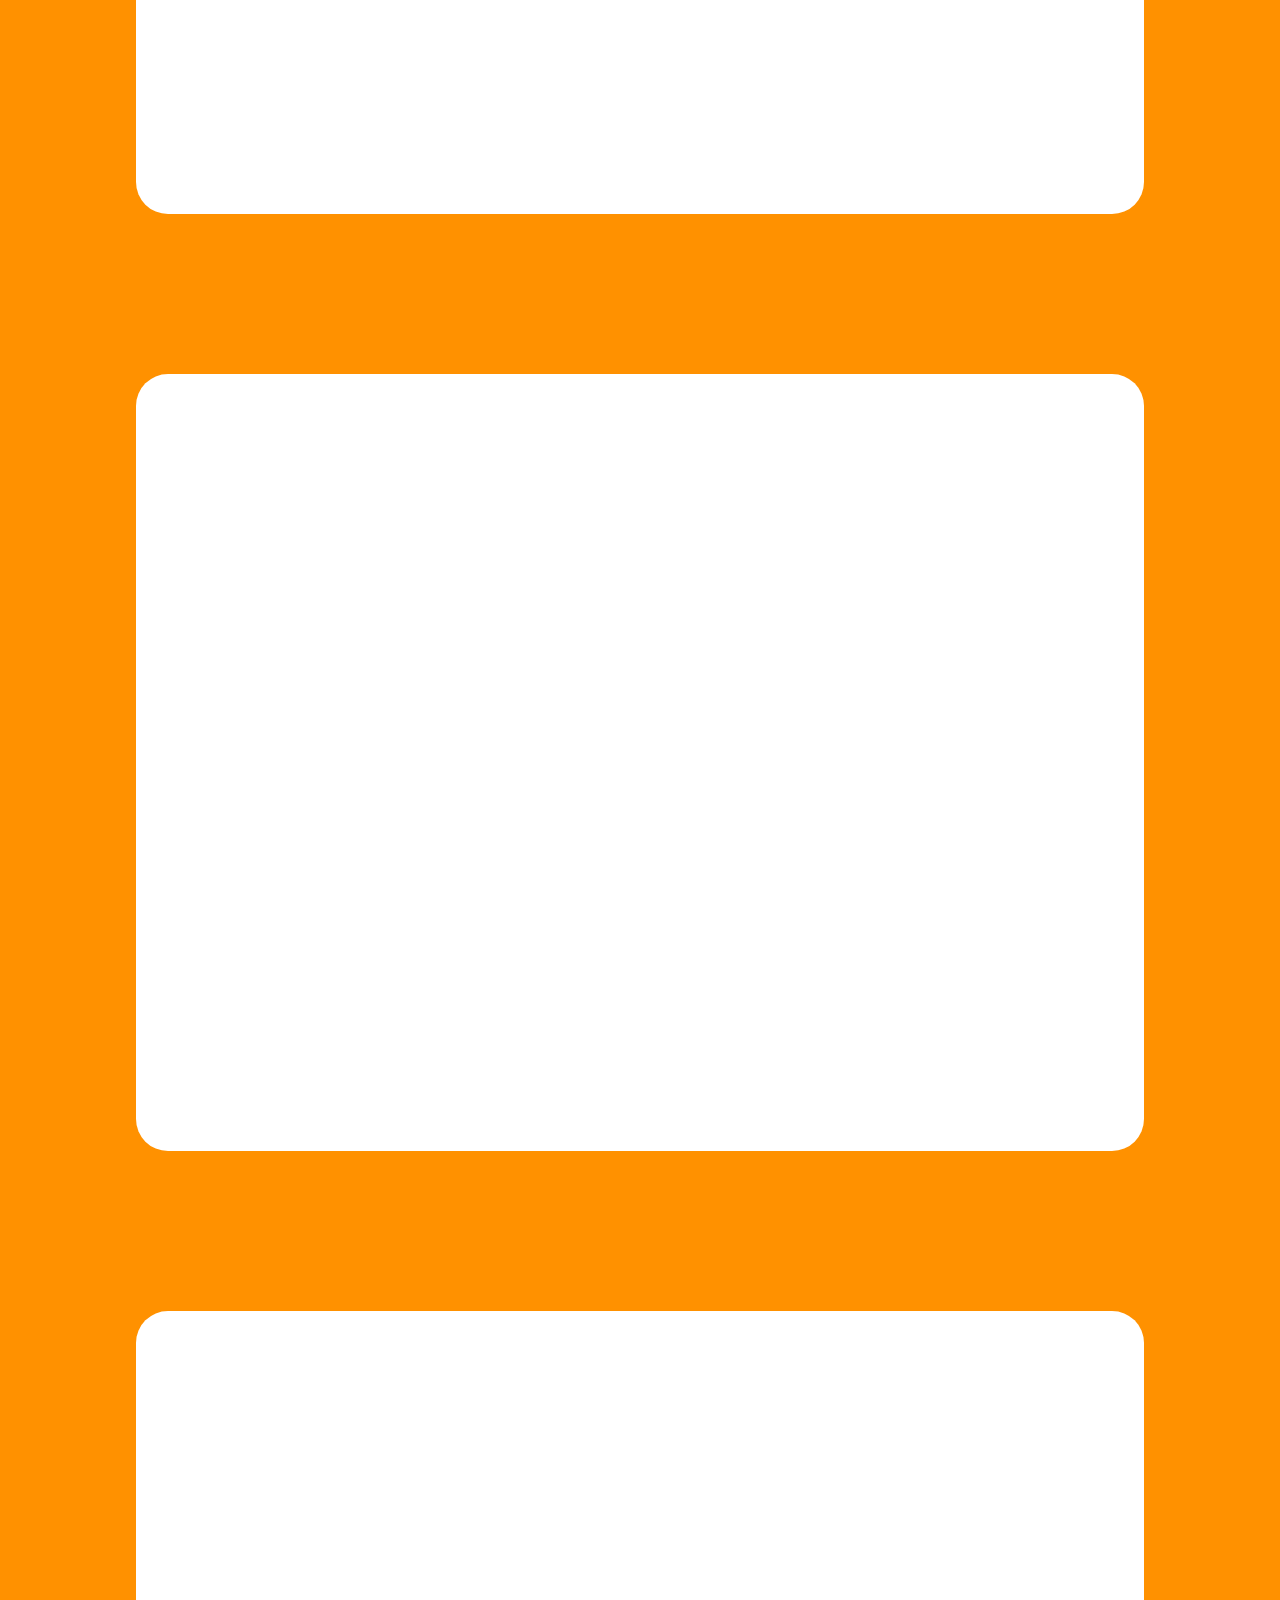
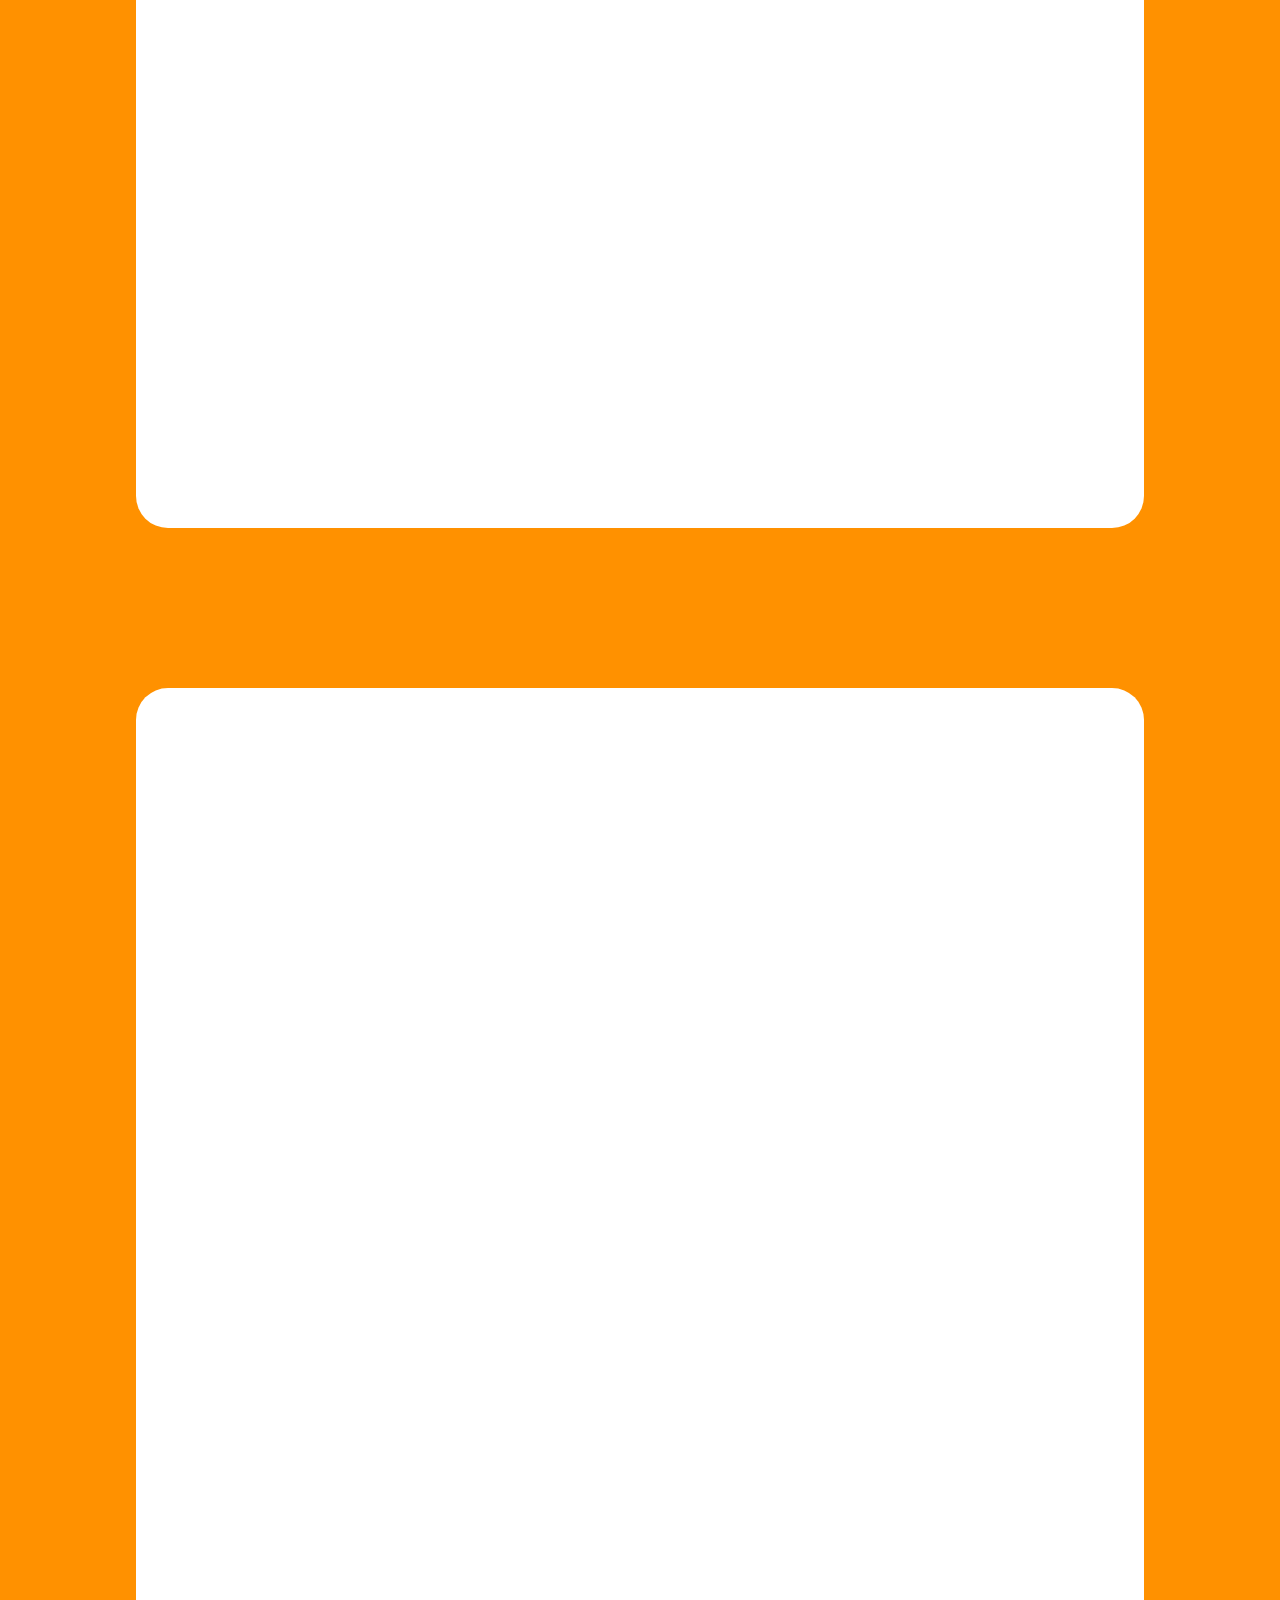
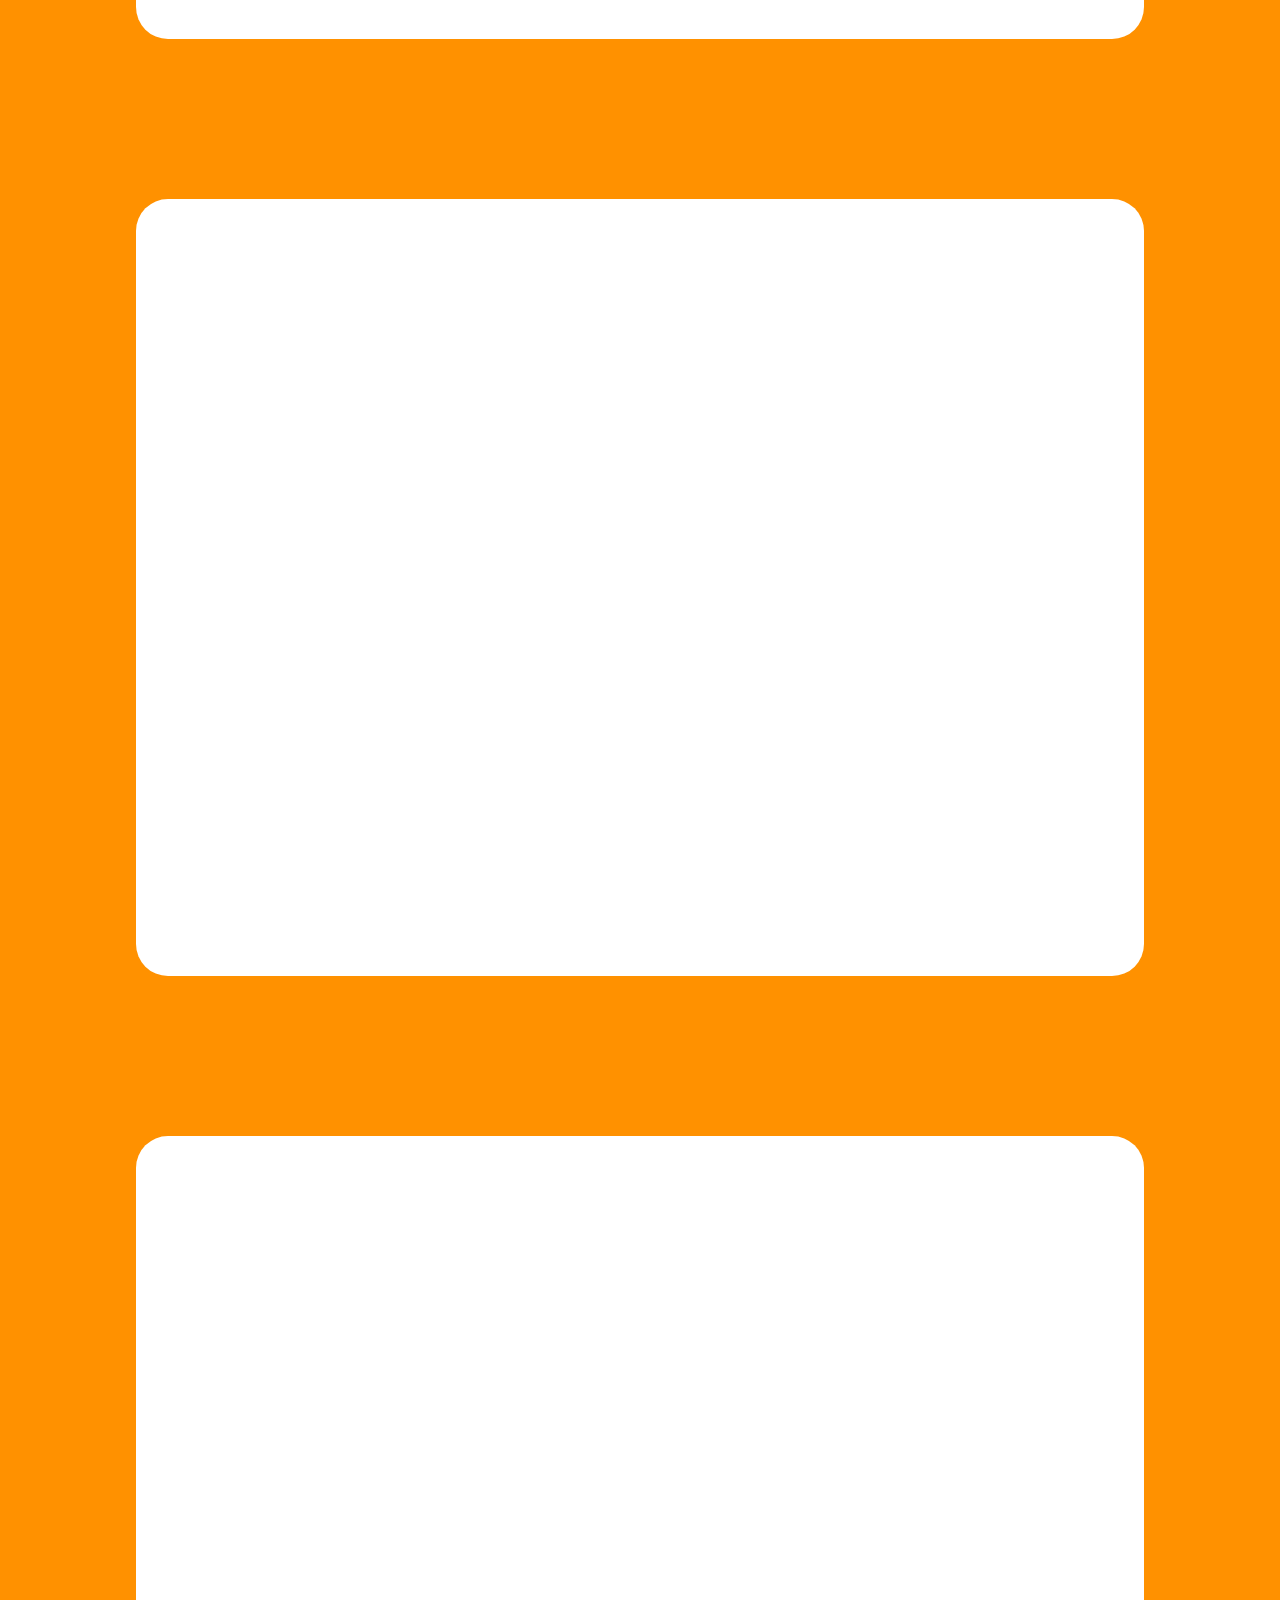
<file: page2.html>
<!DOCTYPE html>
<html  >
<head>
  <!-- Site made with Mobirise Website Builder v6.1.4, https://mobirise.com -->
  <meta charset="UTF-8">
  <meta http-equiv="X-UA-Compatible" content="IE=edge">
  <meta name="generator" content="Mobirise v6.1.4, mobirise.com">
  <meta name="viewport" content="width=device-width, initial-scale=1, minimum-scale=1">
  <link rel="shortcut icon" href="assets/images/chatgpt20image20220de20out.20de2020252017-09-28-96x64.png" type="image/x-icon">
  <meta name="description" content="">
  
  
  <title>Tabuada</title>
  <link rel="stylesheet" href="assets/web/assets/mobirise-icons2/mobirise2.css">
  <link rel="stylesheet" href="assets/bootstrap/css/bootstrap.min.css">
  <link rel="stylesheet" href="assets/animatecss/animate.css">
  <link rel="stylesheet" href="assets/dropdown/css/style.css">
  <link rel="stylesheet" href="assets/theme/css/style.css">
  <link rel="preload" href="https://fonts.googleapis.com/css?family=Inter+Tight:100,200,300,400,500,600,700,800,900,100i,200i,300i,400i,500i,600i,700i,800i,900i&display=swap" as="style" onload="this.onload=null;this.rel='stylesheet'">
  <noscript><link rel="stylesheet" href="https://fonts.googleapis.com/css?family=Inter+Tight:100,200,300,400,500,600,700,800,900,100i,200i,300i,400i,500i,600i,700i,800i,900i&display=swap"></noscript>
  <link rel="preload" as="style" href="assets/mobirise/css/mbr-additional.css?v=iuz11M"><link rel="stylesheet" href="assets/mobirise/css/mbr-additional.css?v=iuz11M" type="text/css">

  
  
  
</head>
<body>
  
  <section data-bs-version="5.1" class="menu menu2 cid-uYLNGVtUOF" once="menu" id="menu02-6i">
	

	<nav class="navbar navbar-dropdown navbar-expand-lg">
		<div class="container">
			<div class="navbar-brand">
				<span class="navbar-logo">
					<a href="https://mobiri.se">
						<img src="assets/images/chatgpt20image20220de20out.20de2020252017-09-28-96x64.png" alt="Mobirise Website Builder" style="height: 5rem;">
					</a>
				</span>
				
			</div>
			<button class="navbar-toggler" type="button" data-toggle="collapse" data-bs-toggle="collapse" data-target="#navbarSupportedContent" data-bs-target="#navbarSupportedContent" aria-controls="navbarNavAltMarkup" aria-expanded="false" aria-label="Toggle navigation">
				<div class="hamburger">
					<span></span>
					<span></span>
					<span></span>
					<span></span>
				</div>
			</button>
			<div class="collapse navbar-collapse" id="navbarSupportedContent">
				
				
				<div class="navbar-buttons mbr-section-btn"><a class="btn btn-danger-outline display-4" href="page1.html">Conheça as Praticas Pedagógicas!</a></div>
			</div>
		</div>
	</nav>
</section>

<section data-bs-version="5.1" class="article9 cid-uYwHaiykEU" id="article09-1o">
  

  
  
  <div class="container">
    <div class="row justify-content-center">
      <div class="card col-md-12 col-lg-10">
        <div class="card-wrapper">
          <div class="card-content-text">
            <h3 class="card-title mbr-fonts-style mbr-white mt-3 mb-4 display-2"><strong>cenário de ensino de tabuada pelo scratch
</strong><div><strong><br></strong></div></h3>
          <div class="row card-box align-left">
            <div class="item features-without-image col-12">
              <div class="item-wrapper">
                <h4 class="mbr-section-subtitle mbr-fonts-style mb-3 display-5"></h4>
                <p class="mbr-text mbr-fonts-style display-7">Ano: 3º ano do Ensino Fundamental
<br>disciplina: Matemática
<br>Conteúdo: aplicação das operações de multiplicação, explorando padrões numéricos e relações entre números
<br>Objetivos de aprendizagem: compreender a multiplicação como adição repetida, fortalecer o cálculo mental e desenvolver agilidade e lógica matemática por meio de práticas e jogos.<br>
                </p>
              </div>
            </div>
            <div class="item features-without-image col-12">
              <div class="item-wrapper">
                <h4 class="mbr-section-subtitle mbr-fonts-style mb-3 display-5">
                  <strong>Objetivos:</strong>
                </h4>
                <p class="mbr-text mbr-fonts-style display-7">Apresentar o projeto “Desafio da Tabuada” criado no Scratch. Explicar que o objetivo é ensinar matemática de forma lúdica e interativa, utilizando a programação em blocos. Mostrar passo a passo como acessar a plataforma, criar cenários, adicionar atores, programar variáveis e construir a lógica do jogo. Demonstrar que, seguindo as instruções, é possível montar um jogo educativo capaz de sortear multiplicações, verificar respostas, somar pontuação e exibir o resultado final ao aluno.&nbsp;<br>
                </p>
              </div>
            </div>
            <div class="item features-without-image col-12">
              <div class="item-wrapper">
                <h4 class="mbr-section-subtitle mbr-fonts-style mb-3 display-5"><strong>A. Entrar no Scratch e preparar o projeto
</strong><div><strong><br></strong></div></h4>
                <p class="mbr-text mbr-fonts-style display-7">Passo 1 — Acessar o site
<br> Acessar o navegador (Chrome, Edge ou Firefox) → clicar na barra de endereço no topo → digitar https://scratch.mit.edu
<br>
<br>Passo 2 — Abrir um projeto novo
<br>Localizar, no canto superior esquerdo do site, o botão Criar (fica na faixa superior, ao lado de “Explorar”/“Ideias”) → clicar em Criar.&nbsp;<br>
                </p>
              </div>
            </div>
          </div>
          </div>
          <div class="image-wrapper d-flex justify-content-center mt-3">
            <img src="assets/images/captura20de20tela202025-10-0220232758-1042x531.png" alt="Mobirise Website Builder">
          </div>
        </div>
      </div>
    </div>
  </div>
</section>

<section data-bs-version="5.1" class="article9 cid-uYwHYALdWg" id="article09-1p">
  

  
  
  <div class="container">
    <div class="row justify-content-center">
      <div class="card col-md-12 col-lg-10">
        <div class="card-wrapper">
          <div class="card-content-text">
            
          <div class="row card-box align-left">
            <div class="item features-without-image col-12">
              <div class="item-wrapper">
                <h4 class="mbr-section-subtitle mbr-fonts-style mb-3 display-5"></h4>
                <p class="mbr-text mbr-fonts-style display-7">Passo 3 — Renomear o projeto
<br>Localizar, no topo da página, o nome do projeto (costuma aparecer “Sem título”/“Untitled”) → clicar sobre o nome → digitar Desafio da Tabuada → pressionar Enter para confirmar.<br><br><br>
                </p>
              </div>
            </div>
            
            
          </div>
          </div>
          <div class="image-wrapper d-flex justify-content-center mt-3">
            <img src="assets/images/captura20de20tela202025-10-0220232758-1042x531.png" alt="Mobirise Website Builder">
          </div>
        </div>
      </div>
    </div>
  </div>
</section>

<section data-bs-version="5.1" class="article9 cid-uYwJKHK4BI" id="article09-1q">
  

  
  
  <div class="container">
    <div class="row justify-content-center">
      <div class="card col-md-12 col-lg-10">
        <div class="card-wrapper">
          <div class="card-content-text">
            
          <div class="row card-box align-left">
            <div class="item features-without-image col-12">
              <div class="item-wrapper">
                <h4 class="mbr-section-subtitle mbr-fonts-style mb-3 display-5"></h4>
                <p class="mbr-text mbr-fonts-style display-7">Passo 4 — Salvar o projeto
<br>Ir ao menu Arquivo (no topo) → clicar em Guardar agora (ou Salvar agora).
<br><br><br>
                </p>
              </div>
            </div>
            
            
          </div>
          </div>
          <div class="image-wrapper d-flex justify-content-center mt-3">
            <img src="assets/images/captura20de20tela202025-10-0220233242passo4-1122x582.png" alt="Mobirise Website Builder">
          </div>
        </div>
      </div>
    </div>
  </div>
</section>

<section data-bs-version="5.1" class="article9 cid-uYwKqtc8Ww" id="article09-1s">
  

  
  
  <div class="container">
    <div class="row justify-content-center">
      <div class="card col-md-12 col-lg-10">
        <div class="card-wrapper">
          <div class="card-content-text">
            <h3 class="card-title mbr-fonts-style mbr-white mt-3 mb-4 display-2"><br><div><strong><br></strong></div></h3>
          <div class="row card-box align-left">
            
            <div class="item features-without-image col-12 active">
              <div class="item-wrapper">
                <h4 class="mbr-section-subtitle mbr-fonts-style mb-3 display-5"><strong>B. Entender a tela do editor (orientação rápida)
</strong><div><strong><br></strong></div></h4>
                <p class="mbr-text mbr-fonts-style display-7">Passo 5 — Identificar as áreas da tela
<br>Palco: quadro grande à direita onde aparecem gato/personagens.
<br>
<br>
<br>Atores (sprites): miniaturas no canto inferior direito.
<br>
<br>
<br>Cenários (Palco): miniatura do Palco ao lado dos atores; serve para trocar o fundo.
<br>
<br>
<br>Área de Código: coluna à esquerda, com categorias por cor (Eventos, Controle, Aparência, Variáveis, etc.).
<br>
<br>
<br>Bandeira verde / stop vermelho: canto superior direito do palco, para iniciar/parar o projeto.&nbsp;<br>
                </p>
              </div>
            </div>
            
          </div>
          </div>
          <div class="image-wrapper d-flex justify-content-center mt-3">
            <img src="assets/images/captura20de20tela202025-10-0220233750pass5-1090x553.png" alt="Mobirise Website Builder">
          </div>
        </div>
      </div>
    </div>
  </div>
</section>

<section data-bs-version="5.1" class="article9 cid-uYwL6YyMzp" id="article09-1t">
  

  
  
  <div class="container">
    <div class="row justify-content-center">
      <div class="card col-md-12 col-lg-10">
        <div class="card-wrapper">
          <div class="card-content-text">
            <h3 class="card-title mbr-fonts-style mbr-white mt-3 mb-4 display-2"><br><div><strong><br></strong></div></h3>
          <div class="row card-box align-left">
            
            <div class="item features-without-image col-12 active">
              <div class="item-wrapper">
                <h4 class="mbr-section-subtitle mbr-fonts-style mb-3 display-5"><strong>C. Criar os cenários (Menu e Jogo)</strong><div><strong></strong><br><div><strong><br></strong></div></div></h4>
                <p class="mbr-text mbr-fonts-style display-7">Passo 6 — Selecionar o Palco
<br> Ir ao canto inferior direito → clicar na miniatura escrita Palco (ou Stage).
<br>
<br>
<br>Atores (sprites): miniaturas no canto inferior direito.
<br>
<br>
<br>Cenários (Palco): miniatura do Palco ao lado dos atores; serve para trocar o fundo.
<br>
<br>
<br>Área de Código: coluna à esquerda, com categorias por cor (Eventos, Controle, Aparência, Variáveis, etc.).
<br>
<br>
<br>Bandeira verde / stop vermelho: canto superior direito do palco, para iniciar/parar o projeto.&nbsp;<br>
                </p>
              </div>
            </div>
            
          </div>
          </div>
          <div class="image-wrapper d-flex justify-content-center mt-3">
            <img src="assets/images/captura20de20tela202025-10-0220233750pass5-1090x553.png" alt="Mobirise Website Builder">
          </div>
        </div>
      </div>
    </div>
  </div>
</section>

<section data-bs-version="5.1" class="article9 cid-uYLlDG1mDp" id="article09-23">
  

  
  
  <div class="container">
    <div class="row justify-content-center">
      <div class="card col-md-12 col-lg-10">
        <div class="card-wrapper">
          <div class="card-content-text">
            
          <div class="row card-box align-left">
            
            <div class="item features-without-image col-12 active">
              <div class="item-wrapper">
                
                <p class="mbr-text mbr-fonts-style display-7">Passo 7 — Abrir a aba Cenários
<br>Olhar a faixa acima da área de blocos → clicar na aba Cenários (ou Backdrops)&nbsp;<br>
                </p>
              </div>
            </div>
            
          </div>
          </div>
          <div class="image-wrapper d-flex justify-content-center mt-3">
            <img src="assets/images/passo7-748x379.png" alt="Mobirise Website Builder">
          </div>
        </div>
      </div>
    </div>
  </div>
</section>

<section data-bs-version="5.1" class="article9 cid-uYLr4QRbFm" id="article09-2a">
  

  
  
  <div class="container">
    <div class="row justify-content-center">
      <div class="card col-md-12 col-lg-10">
        <div class="card-wrapper">
          <div class="card-content-text">
            
          <div class="row card-box align-left">
            
            <div class="item features-without-image col-12 active">
              <div class="item-wrapper">
                
                <p class="mbr-text mbr-fonts-style display-7">Passo 8 — Adicionar o cenário do Menu
<br>Ir ao canto inferior direito, abaixo das miniaturas de cenário → clicar em Escolher Cenário (ícone de paisagem; em algumas versões aparece botão verde “Carregar Cenário”) → escolher um fundo Quadriculado/XY-grid (ou outro de preferência).&nbsp;<br></p>
              </div>
            </div>
            
          </div>
          </div>
          <div class="image-wrapper d-flex justify-content-center mt-3">
            <img src="assets/images/passo8-753x391.png" alt="Mobirise Website Builder">
          </div>
        </div>
      </div>
    </div>
  </div>
</section>

<section data-bs-version="5.1" class="article9 cid-uYLrdSAsvP" id="article09-2b">
  

  
  
  <div class="container">
    <div class="row justify-content-center">
      <div class="card col-md-12 col-lg-10">
        <div class="card-wrapper">
          <div class="card-content-text">
            
          <div class="row card-box align-left">
            
            <div class="item features-without-image col-12 active">
              <div class="item-wrapper">
                
                <p class="mbr-text mbr-fonts-style display-7">Passo 9 — Escrever o título no Menu (ferramenta Texto “T”)
<br>Estando na aba Cenários, localizar a barra de ferramentas de desenho (lado esquerdo do editor de cenário) → clicar no ícone Texto (letra T) → clicar no cenário (área grande) → digitar Desafio da Tabuada → escolher cor legível (preto/azul escuro) → arrastar o texto para o centro.
<br>&nbsp;<br></p>
              </div>
            </div>
            
          </div>
          </div>
          <div class="image-wrapper d-flex justify-content-center mt-3">
            <img src="assets/images/passo9-739x376.png" alt="Mobirise Website Builder">
          </div>
        </div>
      </div>
    </div>
  </div>
</section>

<section data-bs-version="5.1" class="article9 cid-uYLri9VNt4" id="article09-2c">
  

  
  
  <div class="container">
    <div class="row justify-content-center">
      <div class="card col-md-12 col-lg-10">
        <div class="card-wrapper">
          <div class="card-content-text">
            
          <div class="row card-box align-left">
            
            <div class="item features-without-image col-12 active">
              <div class="item-wrapper">
                
                <p class="mbr-text mbr-fonts-style display-7"><br>Passo 10 — Renomear o cenário para “Menu”
<br>No painel de miniaturas de cenários (lado direito do editor de cenário) clique em palco , localizar o nome do cenário atual canto esquerdo (por exemplo, “backdrop1”) → clicar no nome → digitar Menu → pressionar Enter.&nbsp;legível (preto/azul escuro) → arrastar o texto para o centro.
<br>&nbsp;<br></p>
              </div>
            </div>
            
          </div>
          </div>
          <div class="image-wrapper d-flex justify-content-center mt-3">
            <img src="assets/images/passo10-748x381.png" alt="Mobirise Website Builder">
          </div>
        </div>
      </div>
    </div>
  </div>
</section>

<section data-bs-version="5.1" class="article9 cid-uYLrrP5LwY" id="article09-2d">
  

  
  
  <div class="container">
    <div class="row justify-content-center">
      <div class="card col-md-12 col-lg-10">
        <div class="card-wrapper">
          <div class="card-content-text">
            
          <div class="row card-box align-left">
            
            <div class="item features-without-image col-12 active">
              <div class="item-wrapper">
                
                <p class="mbr-text mbr-fonts-style display-7"><br>Passo 11 — Criar o cenário do Jogo (fundo limpo)
<br> Clicar novamente em Escolher Cenário → escolher um fundo branco ou azul claro (limpo) → renomear esse novo cenário para Jogo (clicar no nome do cenário nas miniaturas e digitar “Jogo”).
<br><br>&nbsp;<br></p>
              </div>
            </div>
            
          </div>
          </div>
          <div class="image-wrapper d-flex justify-content-center mt-3">
            <img src="assets/images/passo11-751x392.png" alt="Mobirise Website Builder">
          </div>
        </div>
      </div>
    </div>
  </div>
</section>

<section data-bs-version="5.1" class="article9 cid-uYLrvXsJin" id="article09-2e">
  

  
  
  <div class="container">
    <div class="row justify-content-center">
      <div class="card col-md-12 col-lg-10">
        <div class="card-wrapper">
          <div class="card-content-text">
            
          <div class="row card-box align-left">
            
            <div class="item features-without-image col-12 active">
              <div class="item-wrapper">
                
                <p class="mbr-text mbr-fonts-style display-7"><br>Passo 12 — Preparar o ator Professor
<br>Localizar o sprite do gato nas miniaturas de atores (canto inferior direito) → clicar com botão esquerdo → (opcional) clicar no nome “Sprite1” e renomear para Professor<br>&nbsp;<br></p>
              </div>
            </div>
            
          </div>
          </div>
          <div class="image-wrapper d-flex justify-content-center mt-3">
            <img src="assets/images/passo12-750x384.png" alt="Mobirise Website Builder">
          </div>
        </div>
      </div>
    </div>
  </div>
</section>

<section data-bs-version="5.1" class="article9 cid-uYLrAHa3Vr" id="article09-2f">
  

  
  
  <div class="container">
    <div class="row justify-content-center">
      <div class="card col-md-12 col-lg-10">
        <div class="card-wrapper">
          <div class="card-content-text">
            
          <div class="row card-box align-left">
            
            <div class="item features-without-image col-12 active">
              <div class="item-wrapper">
                
                <p class="mbr-text mbr-fonts-style display-7"><br><br>Passo 13 — Adicionar o ator Botão Iniciar
<br>13.1 No canto inferior direito, clicar em Escolher Ator (ícone de gatinho com lupa) → escolher um botão (ex.: círculo/bola) → 13.2  clicar no nome do ator e renomear para Iniciar → arrastar o botão para a parte inferior do cenário Menu, abaixo do título.<br></p>
              </div>
            </div>
            
          </div>
          </div>
          <div class="image-wrapper d-flex justify-content-center mt-3">
            <img src="assets/images/passo13-763x399.png" alt="Mobirise Website Builder">
          </div>
        </div>
      </div>
    </div>
  </div>
</section>

<section data-bs-version="5.1" class="article9 cid-uYLrFRZa7G" id="article09-2g">
  

  
  
  <div class="container">
    <div class="row justify-content-center">
      <div class="card col-md-12 col-lg-10">
        <div class="card-wrapper">
          <div class="card-content-text">
            
          <div class="row card-box align-left">
            
            <div class="item features-without-image col-12 active">
              <div class="item-wrapper">
                
                <p class="mbr-text mbr-fonts-style display-7"><br><br>Passo 14 — Programar o Botão Iniciar<br>
<br>14.1  Selecionar o ator Iniciar (clicar nele) → abrir a aba Código (acima da área de blocos).<br>
<br>14.2 Abrir Eventos (amarelo) → arrastar quando este ator for clicado.
<br>
<br>
<br>14.3 Abrir Aparência (roxo) → arrastar mudar para o cenário [ ] → clicar na setinha do bloco e selecionar Jogo (com J maiúsculo).&nbsp;<br></p>
              </div>
            </div>
            
          </div>
          </div>
          <div class="image-wrapper d-flex justify-content-center mt-3">
            <img src="assets/images/passo14-758x385.png" alt="Mobirise Website Builder">
          </div>
        </div>
      </div>
    </div>
  </div>
</section>

<section data-bs-version="5.1" class="article9 cid-uYLrKRuDQl" id="article09-2h">
  

  
  
  <div class="container">
    <div class="row justify-content-center">
      <div class="card col-md-12 col-lg-10">
        <div class="card-wrapper">
          <div class="card-content-text">
            
          <div class="row card-box align-left">
            
            <div class="item features-without-image col-12 active">
              <div class="item-wrapper">
                
                <p class="mbr-text mbr-fonts-style display-7"><br><br>Passo 15 — Garantir início no Menu
<br> Selecionar Palco ou ator Professor → em Eventos (amarelo), arrastar quando a bandeira verde for clicada → em Aparência (roxo), arrastar mudar para o cenário [Menu].<br></p>
              </div>
            </div>
            
          </div>
          </div>
          <div class="image-wrapper d-flex justify-content-center mt-3">
            <img src="assets/images/passo15-766x392.png" alt="Mobirise Website Builder">
          </div>
        </div>
      </div>
    </div>
  </div>
</section>

<section data-bs-version="5.1" class="article9 cid-uYLwJXYdrR" id="article09-2i">
  

  
  
  <div class="container">
    <div class="row justify-content-center">
      <div class="card col-md-12 col-lg-10">
        <div class="card-wrapper">
          <div class="card-content-text">
            
          <div class="row card-box align-left">
            
            <div class="item features-without-image col-12 active">
              <div class="item-wrapper">
                <h4 class="mbr-section-subtitle mbr-fonts-style mb-3 display-5"><div><div><strong>F. Criar variáveis (valores que o jogo usa)
</strong></div></div><div><strong><br></strong></div></h4>
                <p class="mbr-text mbr-fonts-style display-7">Passo 16 — Abrir a categoria Variáveis
<br> Na coluna esquerda, clicar em Variáveis (blocos laranja).&nbsp;<br></p>
              </div>
            </div>
            
          </div>
          </div>
          <div class="image-wrapper d-flex justify-content-center mt-3">
            <img src="assets/images/passo16-762x388.png" alt="Mobirise Website Builder">
          </div>
        </div>
      </div>
    </div>
  </div>
</section>

<section data-bs-version="5.1" class="article9 cid-uYLx9ddqyl" id="article09-2j">
  

  
  
  <div class="container">
    <div class="row justify-content-center">
      <div class="card col-md-12 col-lg-10">
        <div class="card-wrapper">
          <div class="card-content-text">
            
          <div class="row card-box align-left">
            
            <div class="item features-without-image col-12 active">
              <div class="item-wrapper">
                
                <p class="mbr-text mbr-fonts-style display-7"><br><br>Passo 17 — Criar variáveis “para todos os atores”
<br> Clicar em Criar uma variável → marcar Para todos os atores → criar, uma por uma:
<br> Multiplicando, Multiplicador, RespostaCorreta, Pontuação, Rodada.
<br> (Deixar visíveis na tela apenas Pontuação e Rodada, se desejar, marcando/desmarcando as caixinhas ao lado de cada nome.)&nbsp;<br></p>
              </div>
            </div>
            
          </div>
          </div>
          <div class="image-wrapper d-flex justify-content-center mt-3">
            <img src="assets/images/passo17-706x384.png" alt="Mobirise Website Builder">
          </div>
        </div>
      </div>
    </div>
  </div>
</section>

<section data-bs-version="5.1" class="article9 cid-uYLxnUum5L" id="article09-2l">
  

  
  
  <div class="container">
    <div class="row justify-content-center">
      <div class="card col-md-12 col-lg-10">
        <div class="card-wrapper">
          <div class="card-content-text">
            
          <div class="row card-box align-left">
            
            <div class="item features-without-image col-12 active">
              <div class="item-wrapper">
                <h4 class="mbr-section-subtitle mbr-fonts-style mb-3 display-5"><div><div><strong>G. Programar a lógica da tabuada (no Professor)
</strong></div></div><div><strong><br></strong></div><div><strong><br></strong></div></h4>
                <p class="mbr-text mbr-fonts-style display-7">Passo 18 — Selecionar o ator Professor
<br> Clicar no gato/Professor nas miniaturas (canto inferior direito) → abrir a aba Código.Passo 19 — Iniciar quando entrar no Jogo<br>Em Eventos (amarelo), arrastar quando o cenário mudar para [ ] → escolher Jogo na setinha do bloco<br>.Passo 20 — Zerar pontuação e rodada
<br> Em Variáveis (laranja), arrastar mude [Pontuação] para [0] → colocar abaixo do bloco do passo 19.
<br> Em Variáveis, arrastar mude [Rodada] para [0] → colocar abaixo.&nbsp;<br></p>
              </div>
            </div>
            
          </div>
          </div>
          <div class="image-wrapper d-flex justify-content-center mt-3">
            <img src="assets/images/passo18-798x393.png" alt="Mobirise Website Builder">
          </div>
        </div>
      </div>
    </div>
  </div>
</section>

<section data-bs-version="5.1" class="article9 cid-uYLy24PaE8" id="article09-2m">
  

  
  
  <div class="container">
    <div class="row justify-content-center">
      <div class="card col-md-12 col-lg-10">
        <div class="card-wrapper">
          <div class="card-content-text">
            
          <div class="row card-box align-left">
            
            <div class="item features-without-image col-12 active">
              <div class="item-wrapper">
                
                <p class="mbr-text mbr-fonts-style display-7"><br>Passo 21 — Definir 10 perguntas
<br> Em Controle (laranja claro), arrastar repita (10) → encaixar abaixo.
<br> (Tudo que for fazer de sorteio, pergunta e correção irá ficar dentro desse “repita (10)”.)
<br>Passo 22 — Sortear os números (dentro do repita)
<br> Em Variáveis (laranja), arrastar mude [Multiplicando] para [ ].
<br> Em Operadores (verde), arrastar número aleatório entre (2) e (10) → encaixar no espaço do bloco anterior.
<br> Repetir o processo para mudar [Multiplicador] para número aleatório entre (2) e (10).&nbsp;<br></p>
              </div>
            </div>
            
          </div>
          </div>
          <div class="image-wrapper d-flex justify-content-center mt-3">
            <img src="assets/images/passo21e22-626x544.png" alt="Mobirise Website Builder">
          </div>
        </div>
      </div>
    </div>
  </div>
</section>

<section data-bs-version="5.1" class="article9 cid-uYLycaxEWs" id="article09-2n">
  

  
  
  <div class="container">
    <div class="row justify-content-center">
      <div class="card col-md-12 col-lg-10">
        <div class="card-wrapper">
          <div class="card-content-text">
            
          <div class="row card-box align-left">
            
            <div class="item features-without-image col-12 active">
              <div class="item-wrapper">
                
                <p class="mbr-text mbr-fonts-style display-7">Passo 23 — Calcular a resposta correta (dentro do repita)
<br> Em Variáveis, arrastar mude [RespostaCorreta] para [ ].
<br> Em Operadores (verde), arrastar o bloco de multiplicação ( ) * ( ) → encaixar dentro do espaço do bloco anterior.
<br> Em Variáveis, arrastar Multiplicando para o primeiro espaço do ( ) * ( ) e Multiplicador para o segundo espaço.
<br>Passo 24 — Perguntar ao aluno (dentro do repita)
<br> Em Sensores (azul claro), arrastar pergunte [ ] e espere.
<br> Dentro do campo de texto desse bloco, montar a frase com Operadores → junte:
<br>Arrastar um junte [ ] [ ] e, dentro do 1º espaço, colocar outro junte [ ] [ ].
<br>
<br>
<br>Ficar assim: junte( junte( [ ] , [ ] ), [ ] ).
<br>
<br>
<br>Preencher com:
<br>
<br>
<br>Multiplicando (variável) + texto “ x ” no 1º junte.
<br>
<br>
<br>Multiplicador (variável) + texto “ = ?” no 2º junte.
<br>Passo 25 — Verificar resposta (dentro do repita)
<br> Em Controle (laranja claro), arrastar se &lt; &gt; então / senão.
<br> No losango &lt; &gt;, ir em Operadores (verde) e arrastar = [ ] [ ].
<br>No lado esquerdo do =: arrastar ( ) + ( ) (Operadores) → colocar resposta (bolinha azul de Sensores) no primeiro espaço e 0 no segundo espaço (isso converte a resposta em número).
<br>
<br>
<br>No lado direito do =: arrastar a variável RespostaCorreta (laranja).&nbsp;<br></p>
              </div>
            </div>
            
          </div>
          </div>
          <div class="image-wrapper d-flex justify-content-center mt-3">
            <img src="assets/images/passo23e24e25-762x379.png" alt="Mobirise Website Builder">
          </div>
        </div>
      </div>
    </div>
  </div>
</section>

<section data-bs-version="5.1" class="article9 cid-uYLykKPo9D" id="article09-2o">
  

  
  
  <div class="container">
    <div class="row justify-content-center">
      <div class="card col-md-12 col-lg-10">
        <div class="card-wrapper">
          <div class="card-content-text">
            
          <div class="row card-box align-left">
            
            <div class="item features-without-image col-12 active">
              <div class="item-wrapper">
                
                <p class="mbr-text mbr-fonts-style display-7">Passo 26 — Dar feedback e pontuar (dentro do se)
<br> No bloco então:
<br>26.1 Em Aparência (roxo), arrastar diga [Acertou!] por (2) segundos.
<br>
<br>26.2 Variáveis (laranja), arrastar adicione (1) a [Pontuação].
<br>
<br>Passo 27 — Mostrar resposta correta (no senão)
<br> No bloco senão:<br>
<br>27.1 Em Aparência, arrastar diga [ ] por (2) segundos.
<br>
<br>27.2 Em Operadores (verde), arrastar junte [ ] [ ] → escrever “Ops! O certo era ” no 1º espaço e arrastar RespostaCorreta (variável laranja) para o 2º espaço.
<br>
<br>Passo 28 — Contar a rodada (após o se/senão, ainda dentro do repita)
<br> Em Variáveis, arrastar adicione (1) a [Rodada] → colocar depois do bloco se/senão (e ainda dentro do repita (10)).<br>
<br>Passo 29 — Exibir pontuação final (fora do repita)
<br> Abaixo do repita (10), em Aparência, arrastar diga [ ] por (3) segundos.
<br> Em Operadores, arrastar junte [ ] [ ] → escrever “Fim! Sua pontuação foi: ” no 1º espaço e arrastar Pontuação (variável) para o 2º espaço. 
<br>
<br>Passo 30 — Testar o jogo
<br>Clicar na bandeira verde (canto superior direito do palco) → aguardar aparecer o Menu → clicar no ator Iniciar → responder às 10 perguntas → conferir Pontuação e Rodada → ler a mensagem final.&nbsp;<br></p>
              </div>
            </div>
            
          </div>
          </div>
          <div class="image-wrapper d-flex justify-content-center mt-3">
            <img src="assets/images/passo26ao30-764x382.png" alt="Mobirise Website Builder">
          </div>
        </div>
      </div>
    </div>
  </div>
</section>

<section data-bs-version="5.1" class="features035 cid-uYLC3BE129" id="features035-2u">
	

	
	
	<div class="container">
		<div class="row">
			<div class="col-12 col-lg-9 active">
				<div class="item-wrapper">
					<div class="card-box">
						<h4 class="card-text mbr-fonts-style display-7"></h4>
					</div>
				</div>
			</div>
			<div class="col-12 col-lg-3 active">
				<div class="mbr-section-btn"><a class="btn btn-white-outline display-7" href="page1.html">Voltar!</a></div>
			</div>
		</div>
	</div>
</section><section class="display-7" style="padding: 0;align-items: center;justify-content: center;flex-wrap: wrap;    align-content: center;display: flex;position: relative;height: 4rem;"><a href="https://mobiri.se/" style="flex: 1 1;height: 4rem;position: absolute;width: 100%;z-index: 1;"><img alt="" style="height: 4rem;" src="[data-uri]"></a><p style="margin: 0;text-align: center;" class="display-7">&#8204;</p><a style="z-index:1" href="https://mobirise.com/drag-drop-website-builder.html">Drag & Drop Website Builder</a></section><script src="assets/bootstrap/js/bootstrap.bundle.min.js"></script>  <script src="assets/smoothscroll/smooth-scroll.js"></script>  <script src="assets/ytplayer/index.js"></script>  <script src="assets/dropdown/js/navbar-dropdown.js"></script>  <script src="assets/theme/js/script.js"></script>  
  
  
 <div id="scrollToTop" class="scrollToTop mbr-arrow-up"><a style="text-align: center;"><i class="mbr-arrow-up-icon mbr-arrow-up-icon-cm cm-icon cm-icon-smallarrow-up"></i></a></div>
    <input name="animation" type="hidden">
  </body>
</html>
</file>
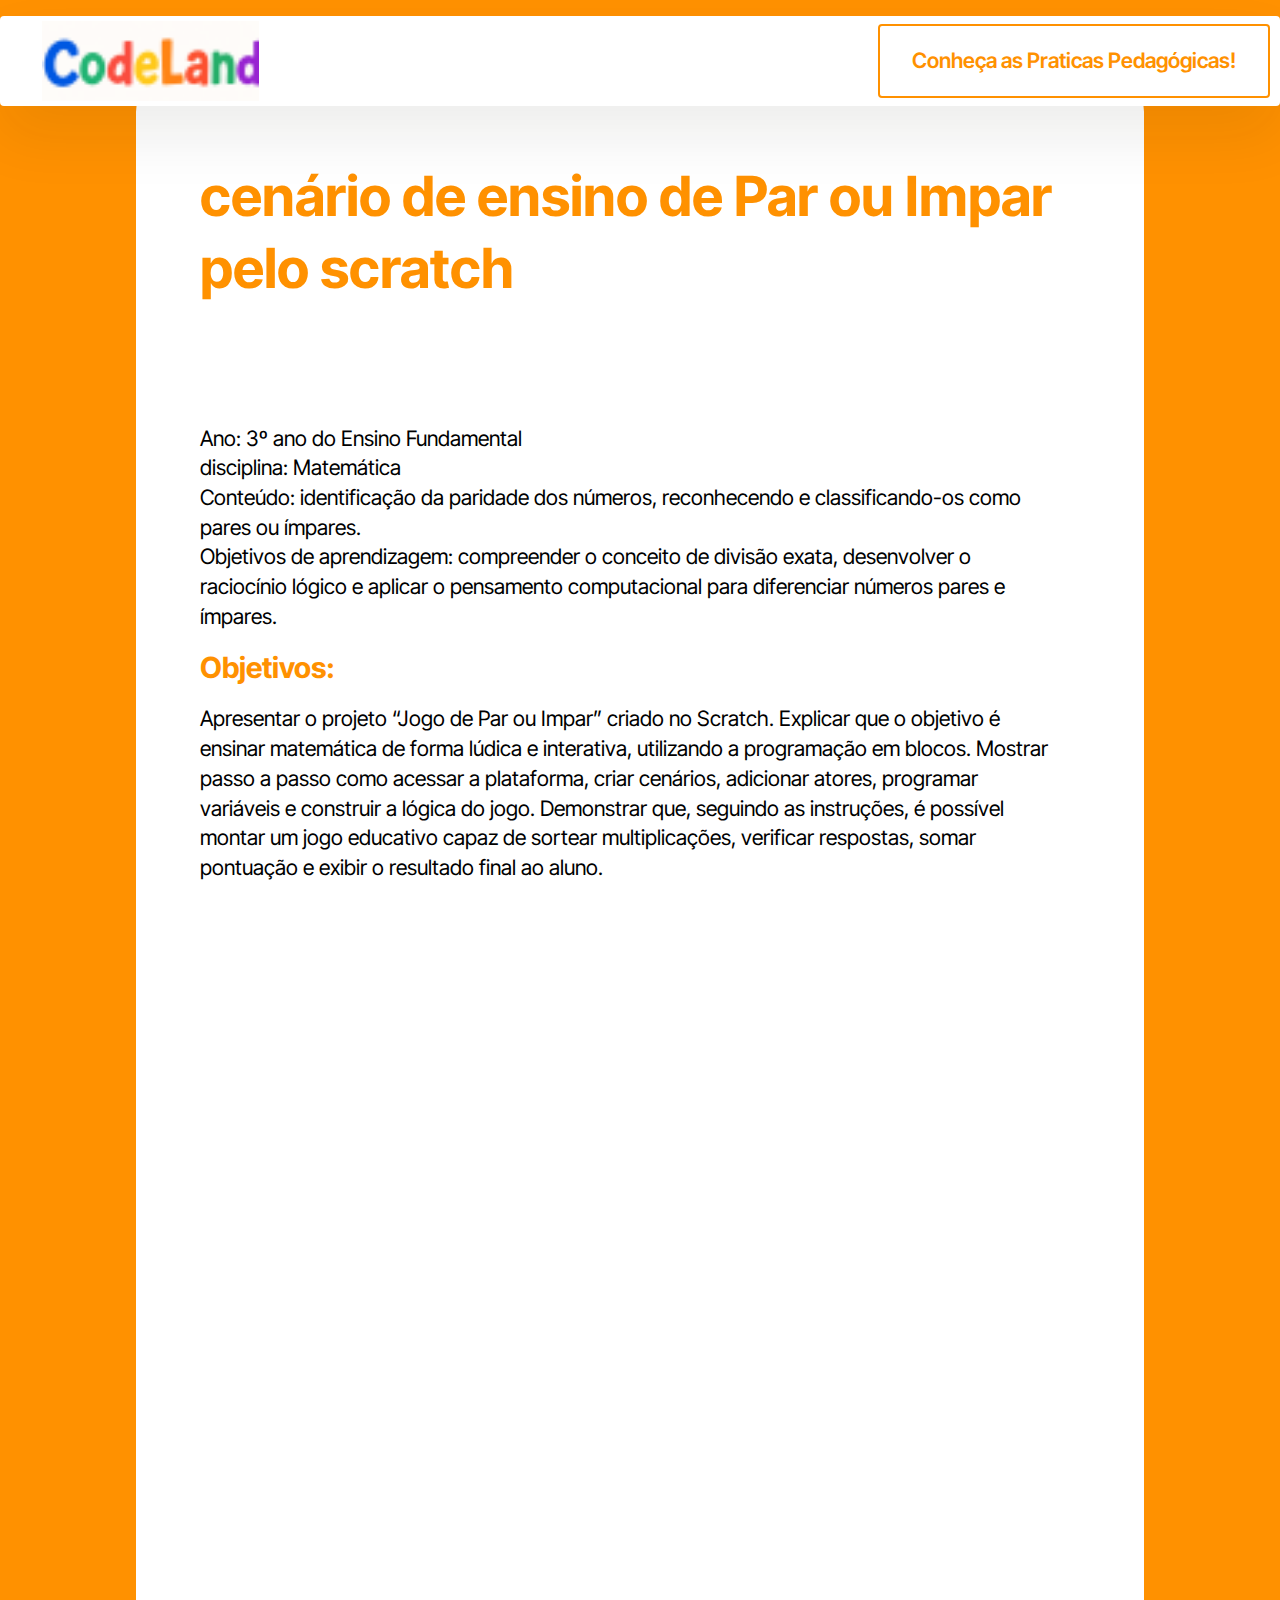
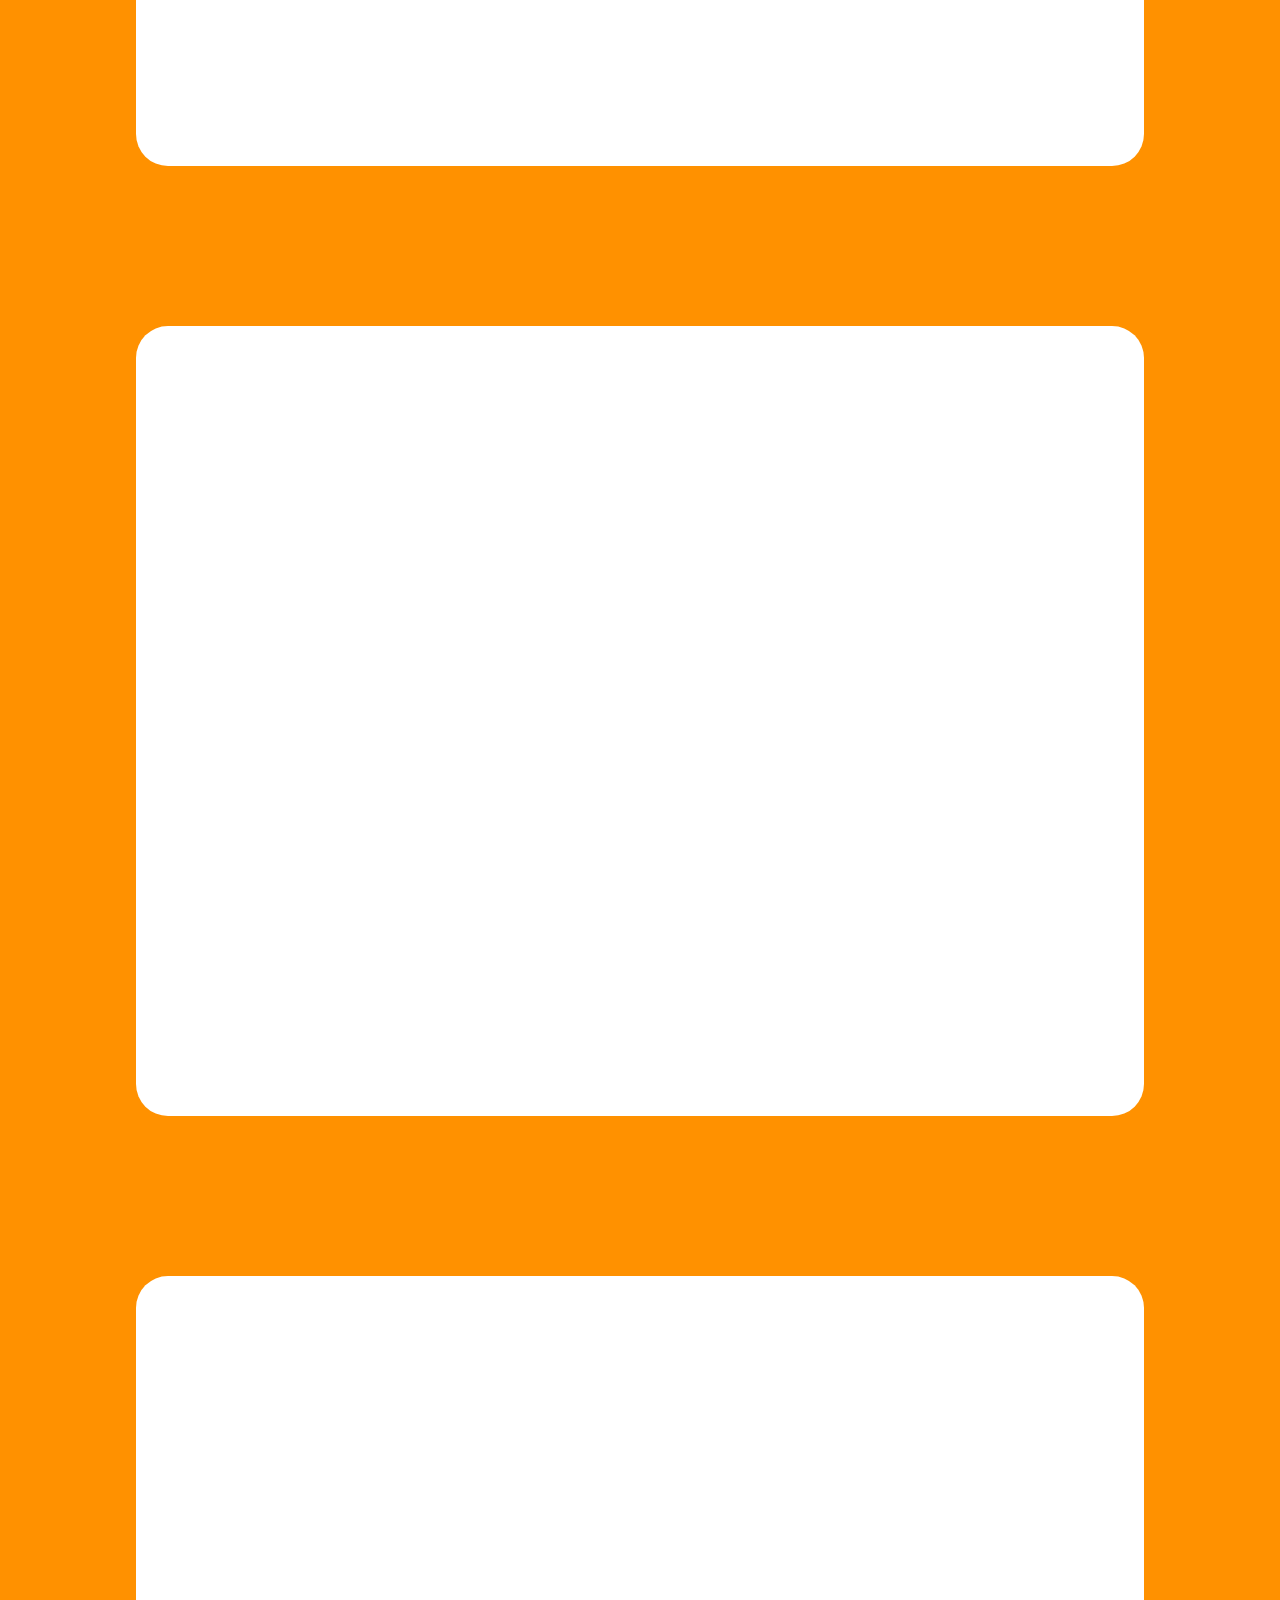
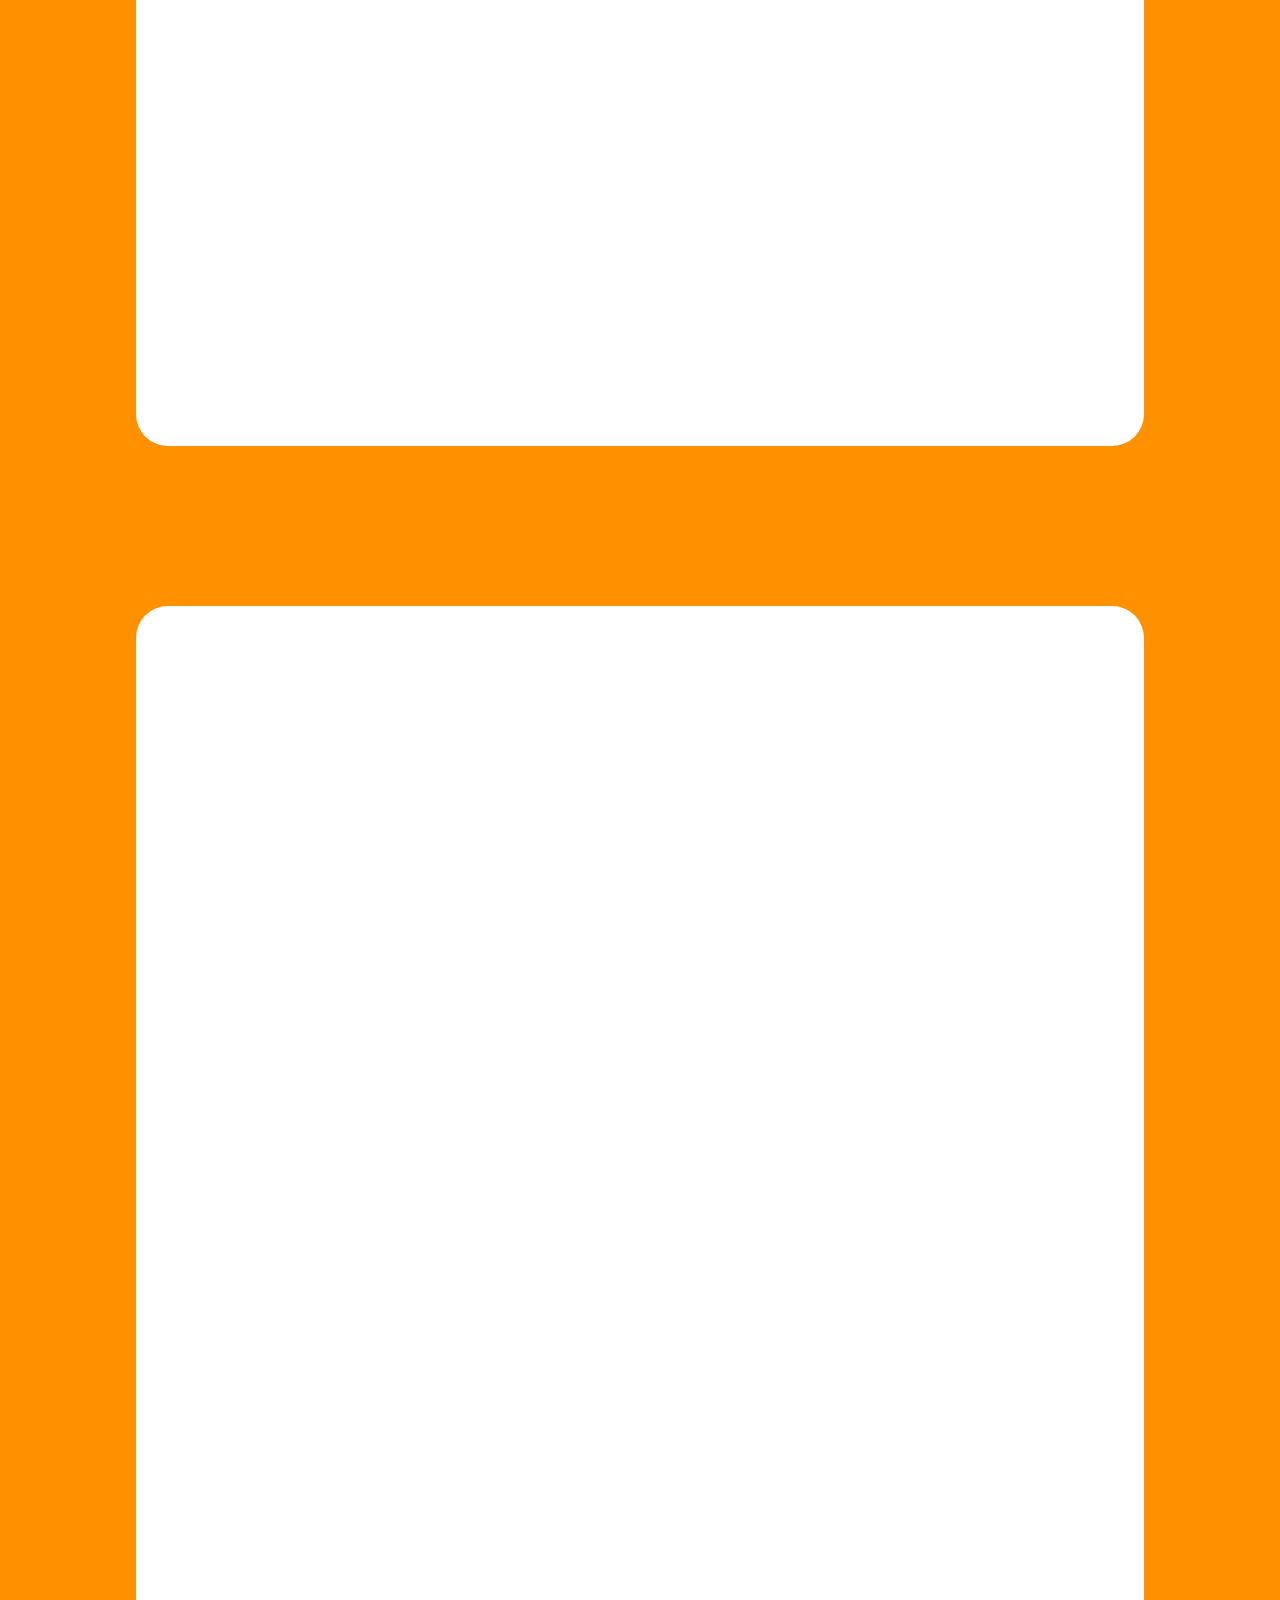
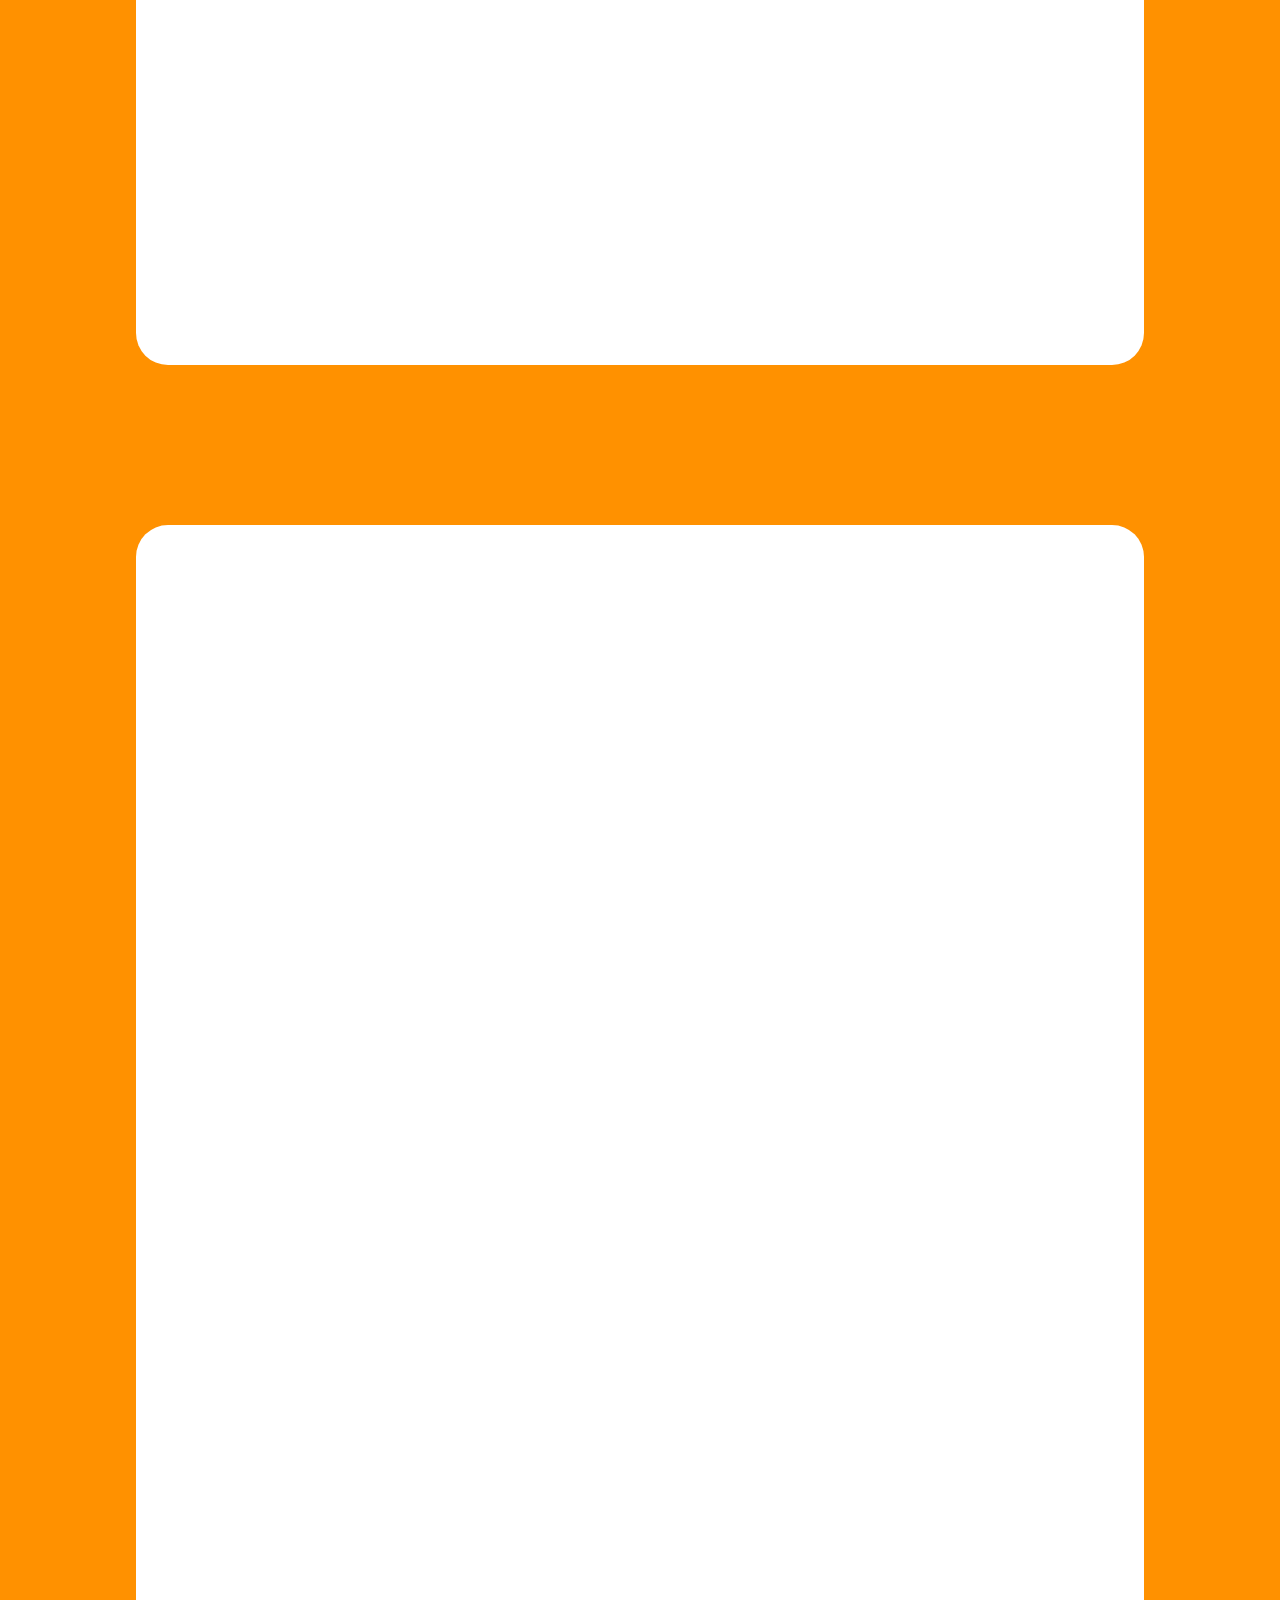
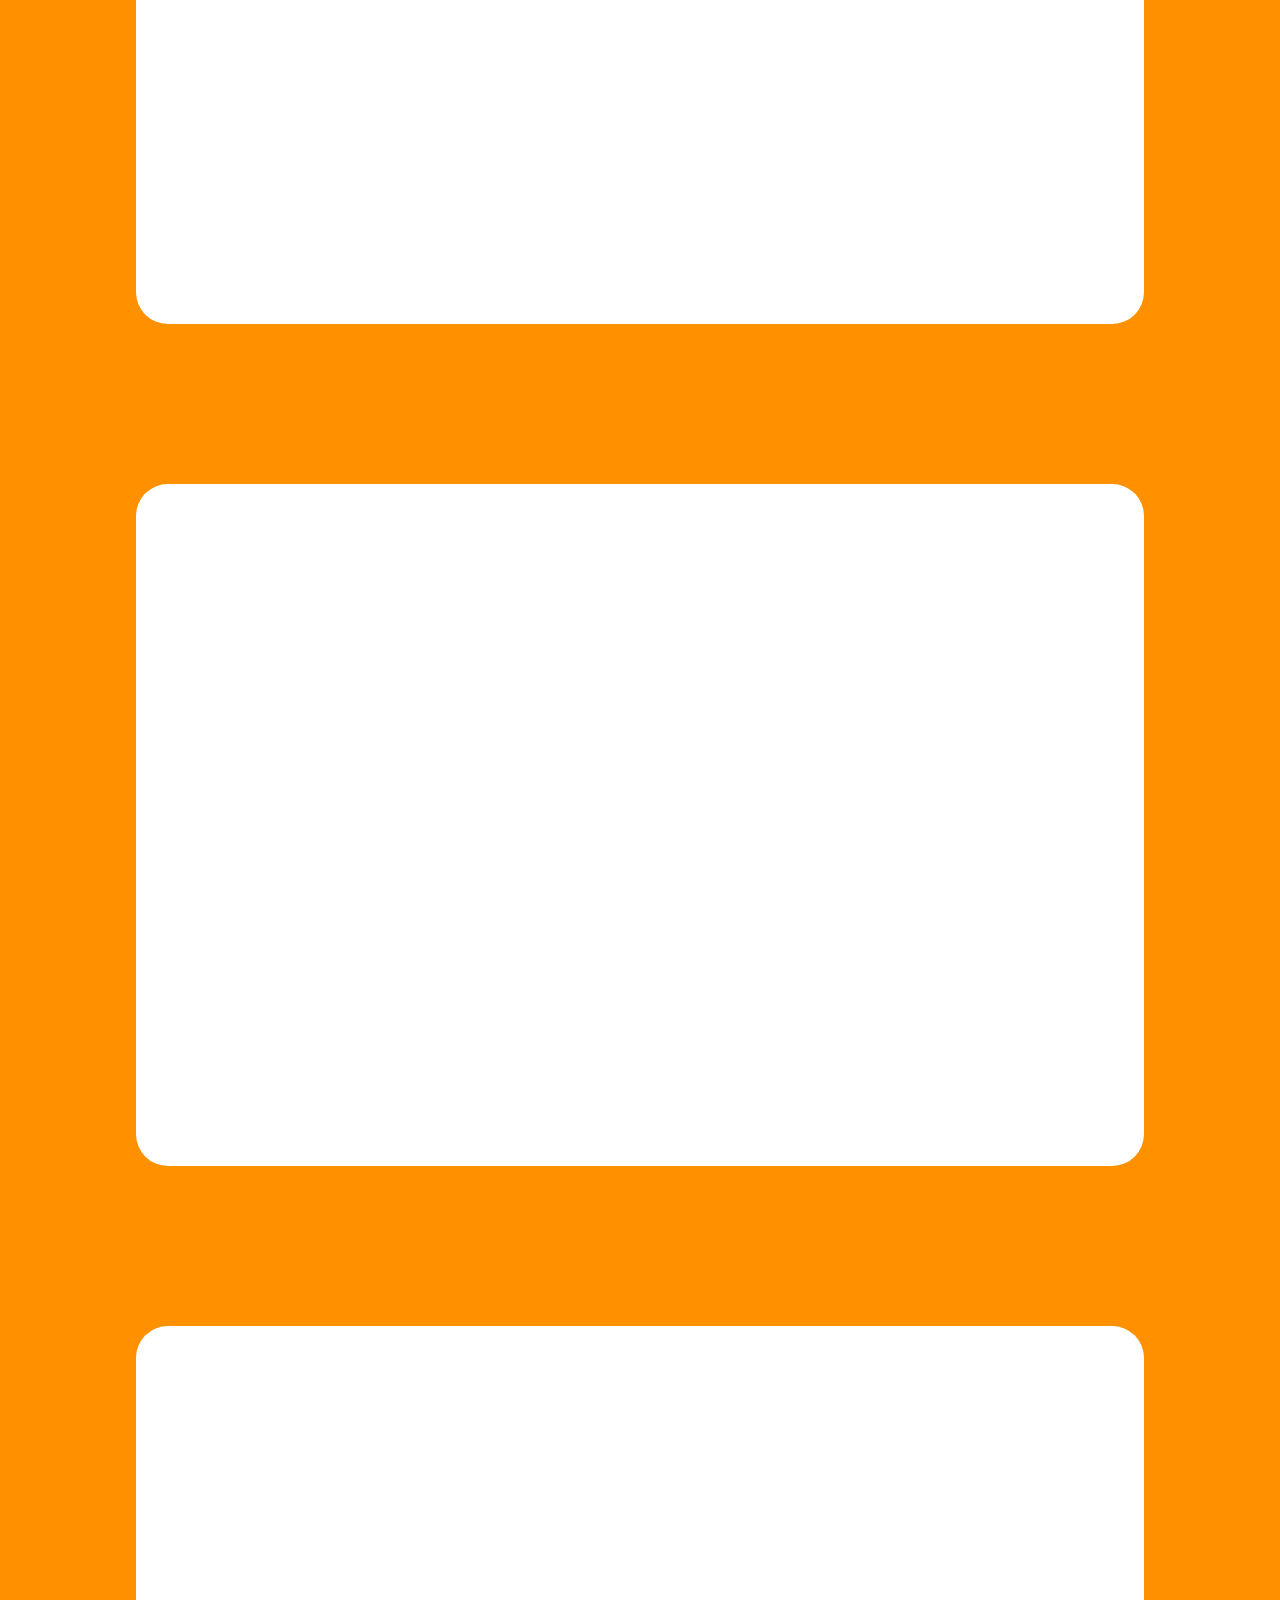
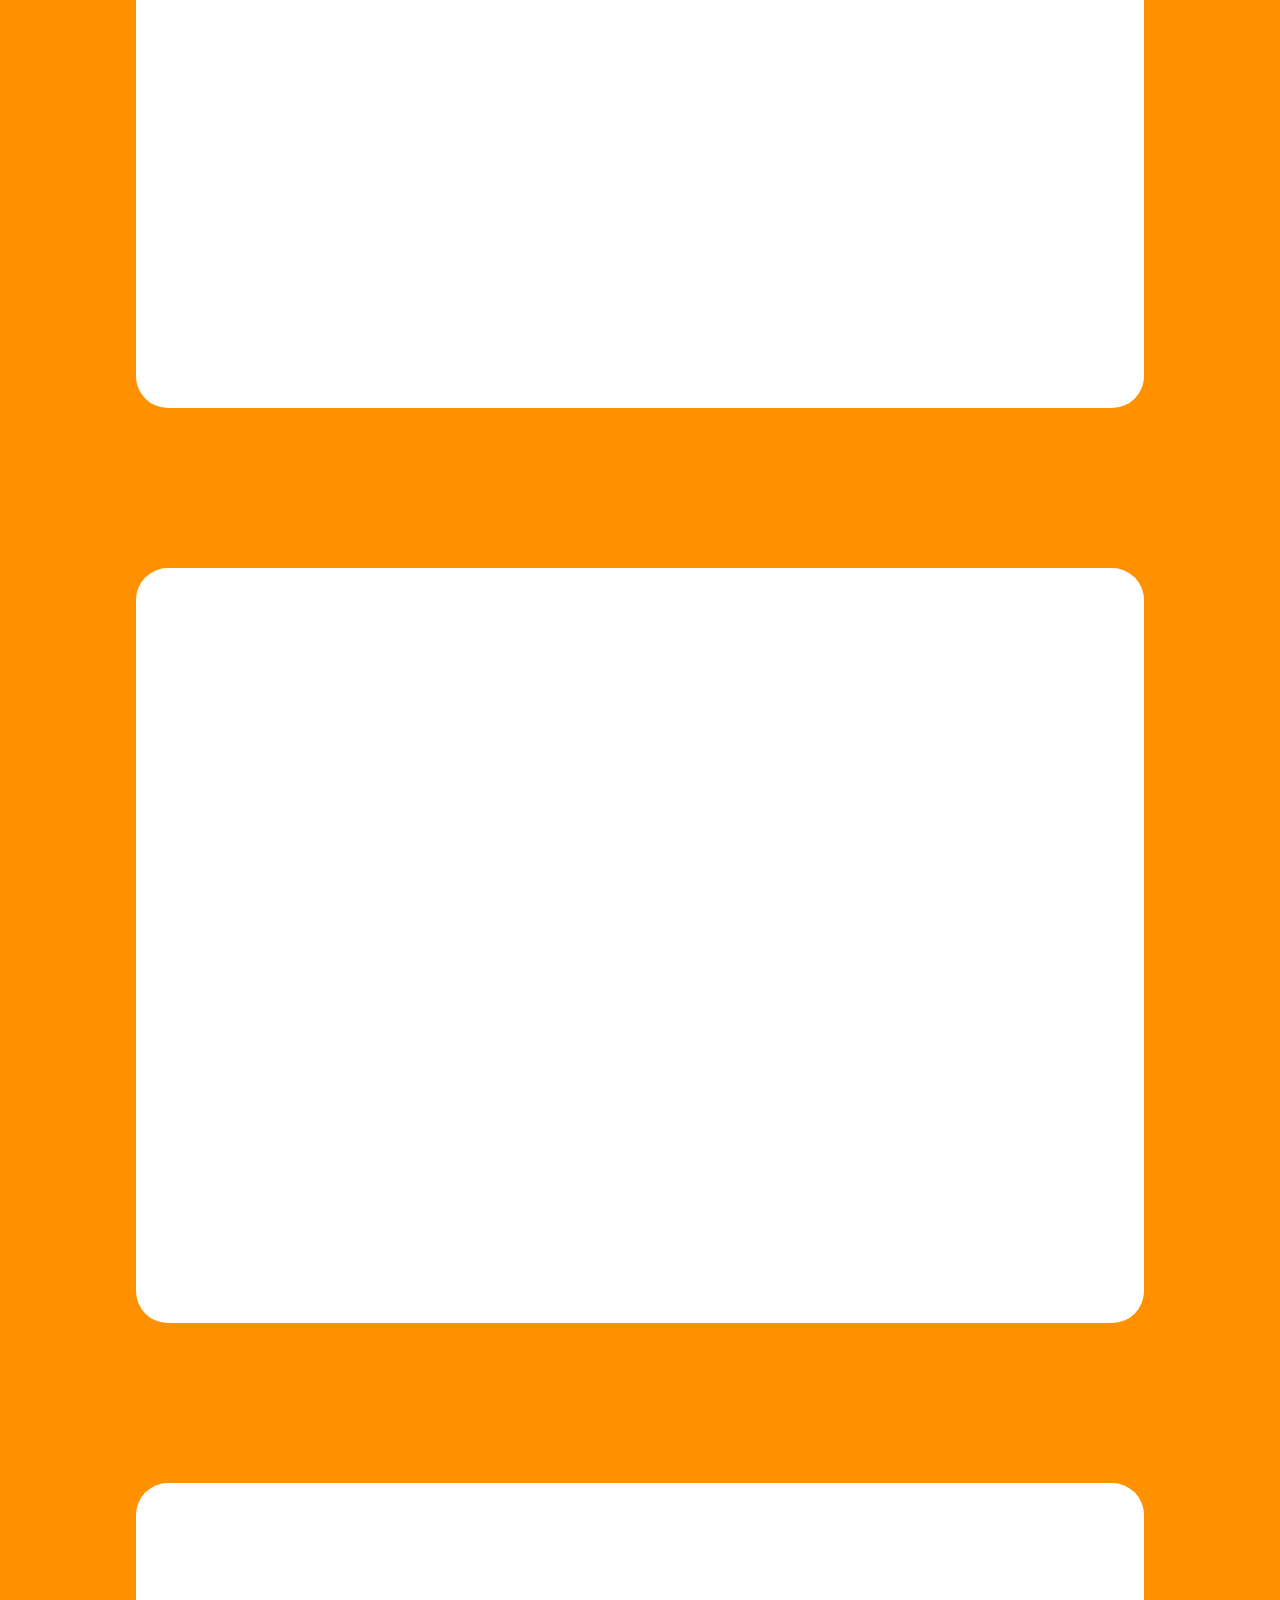
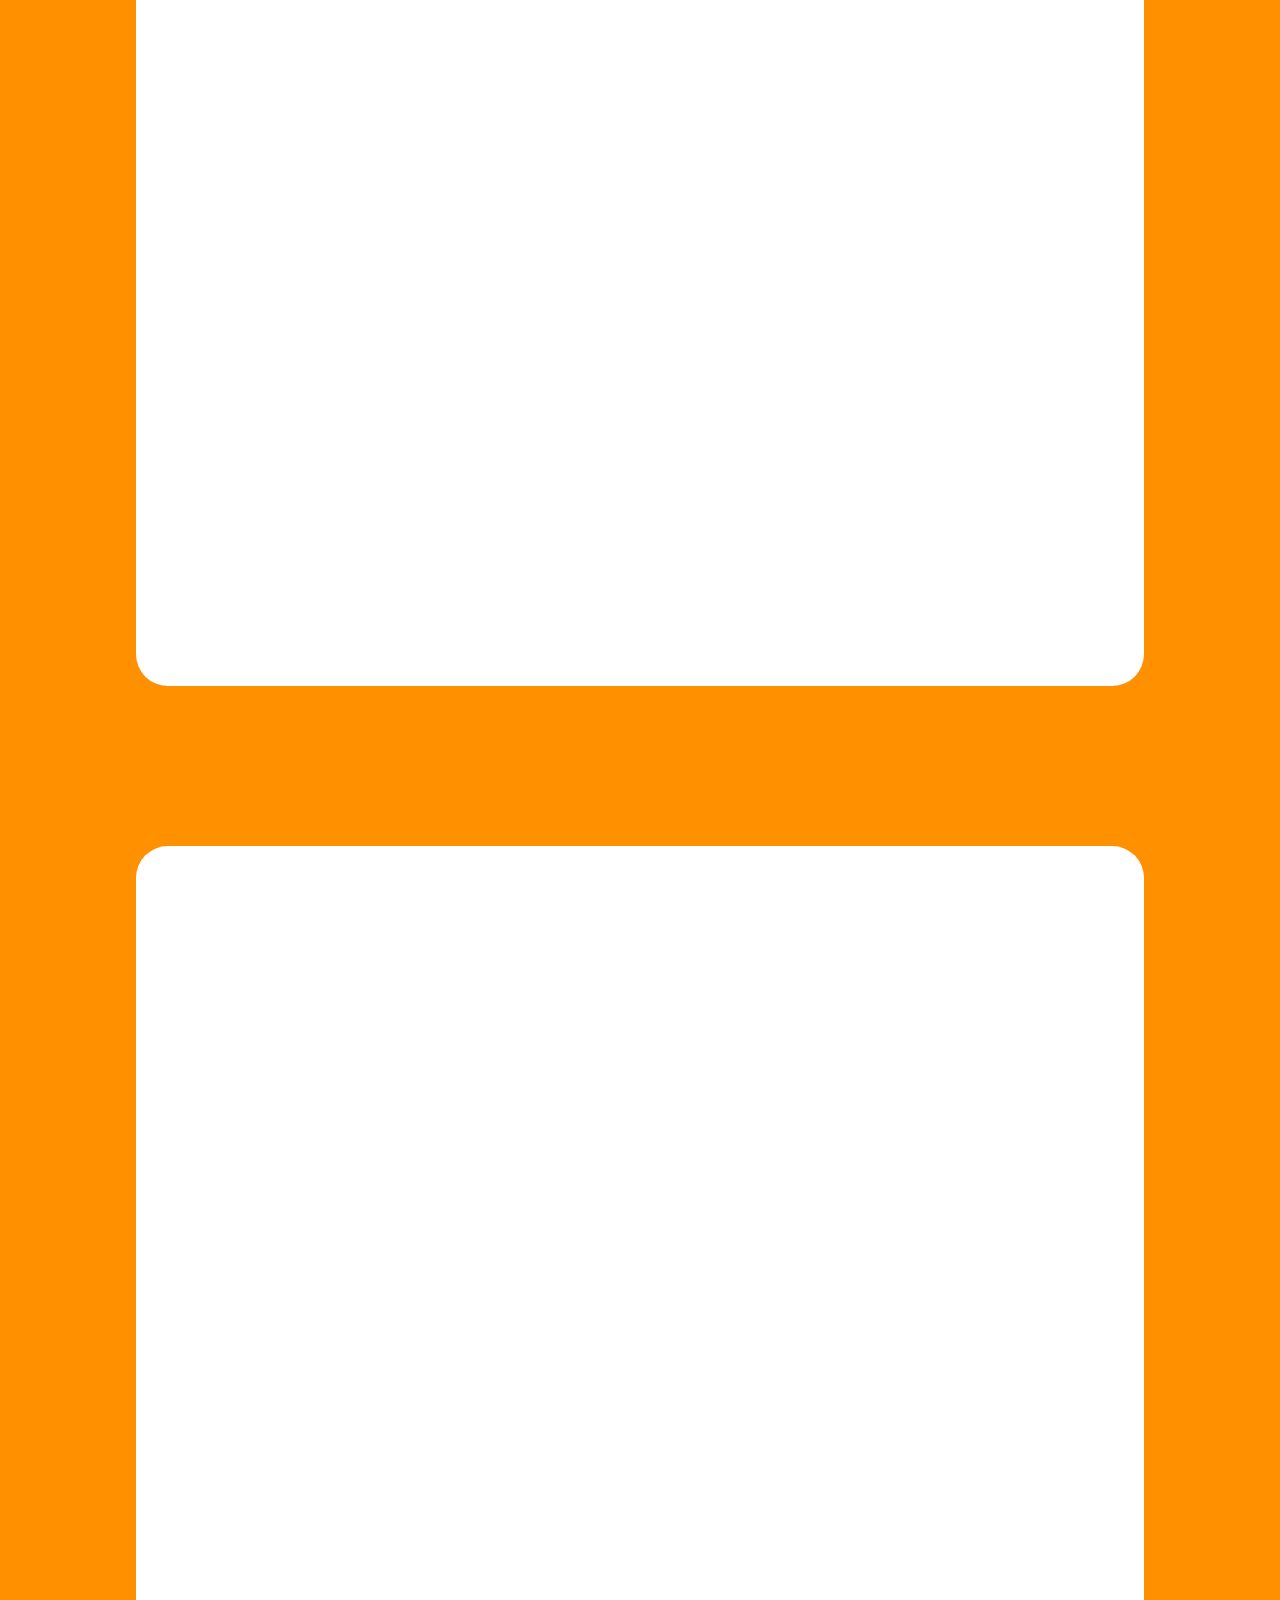
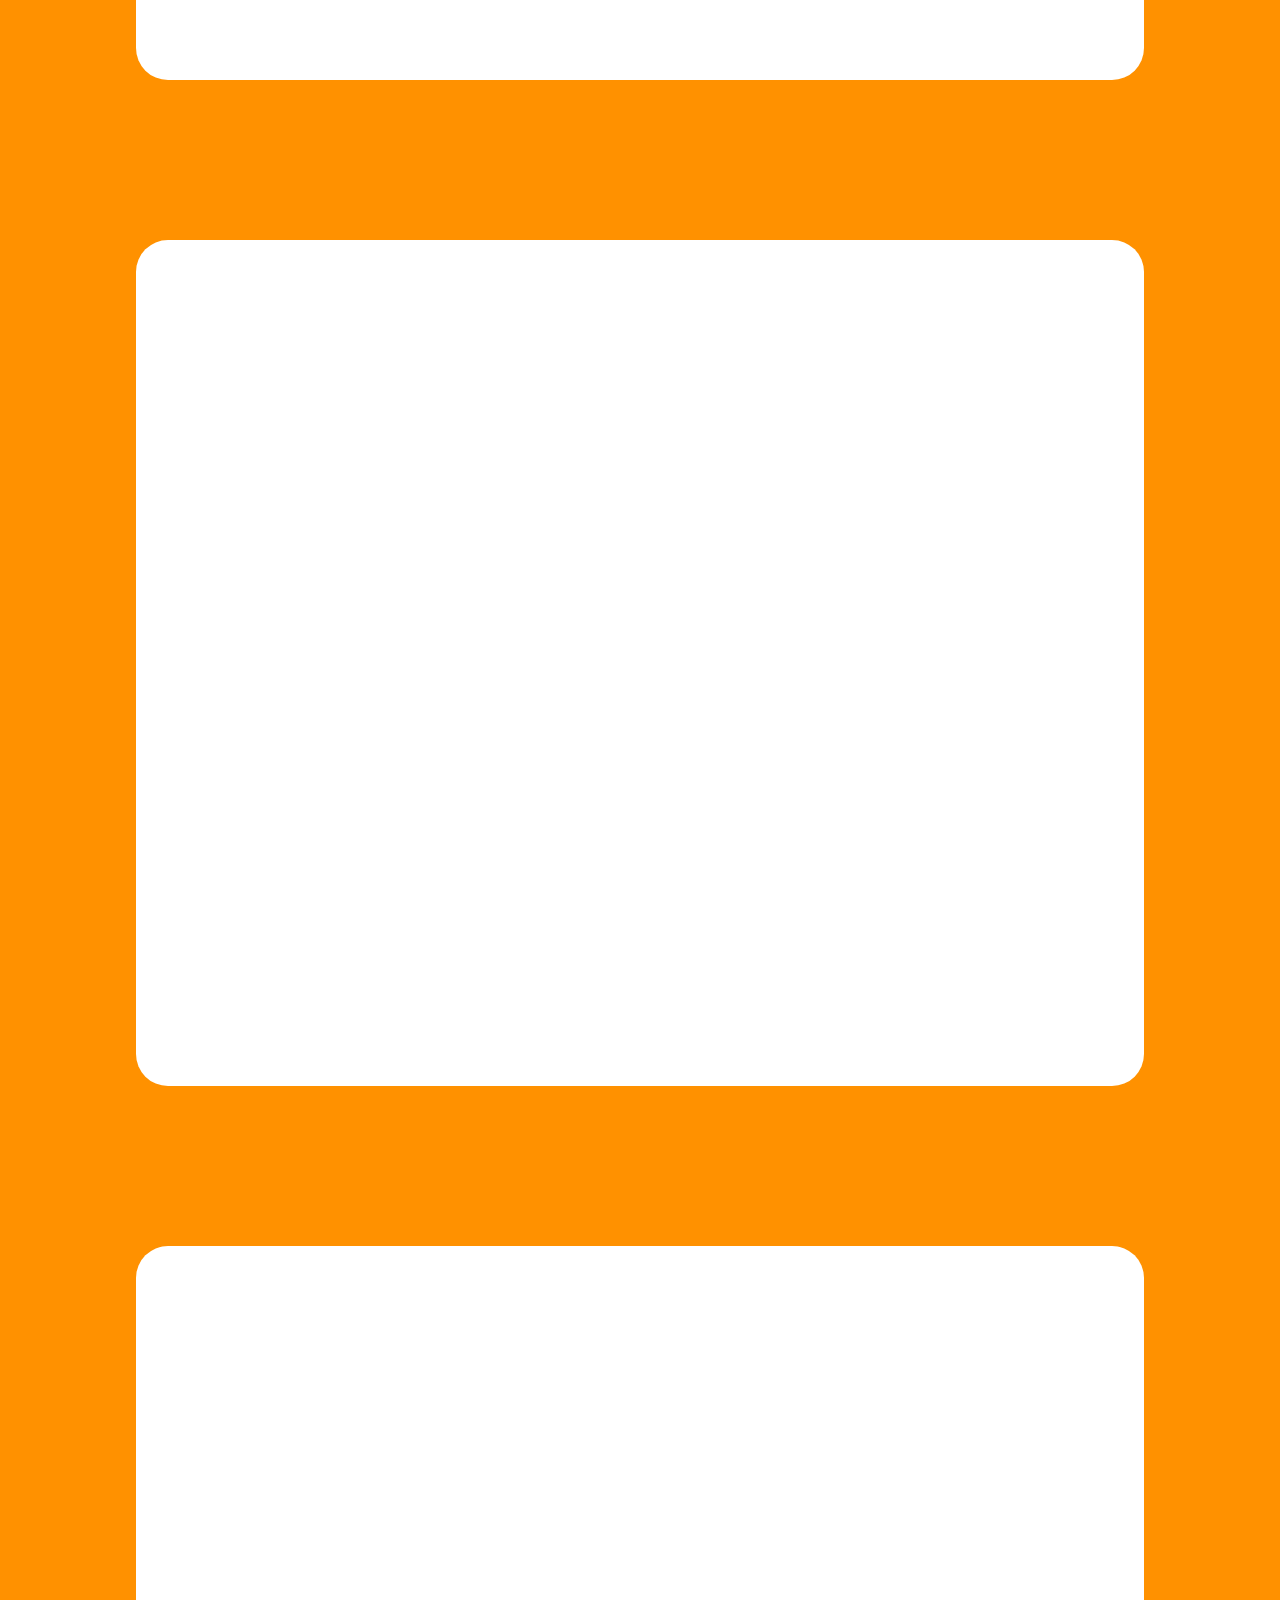
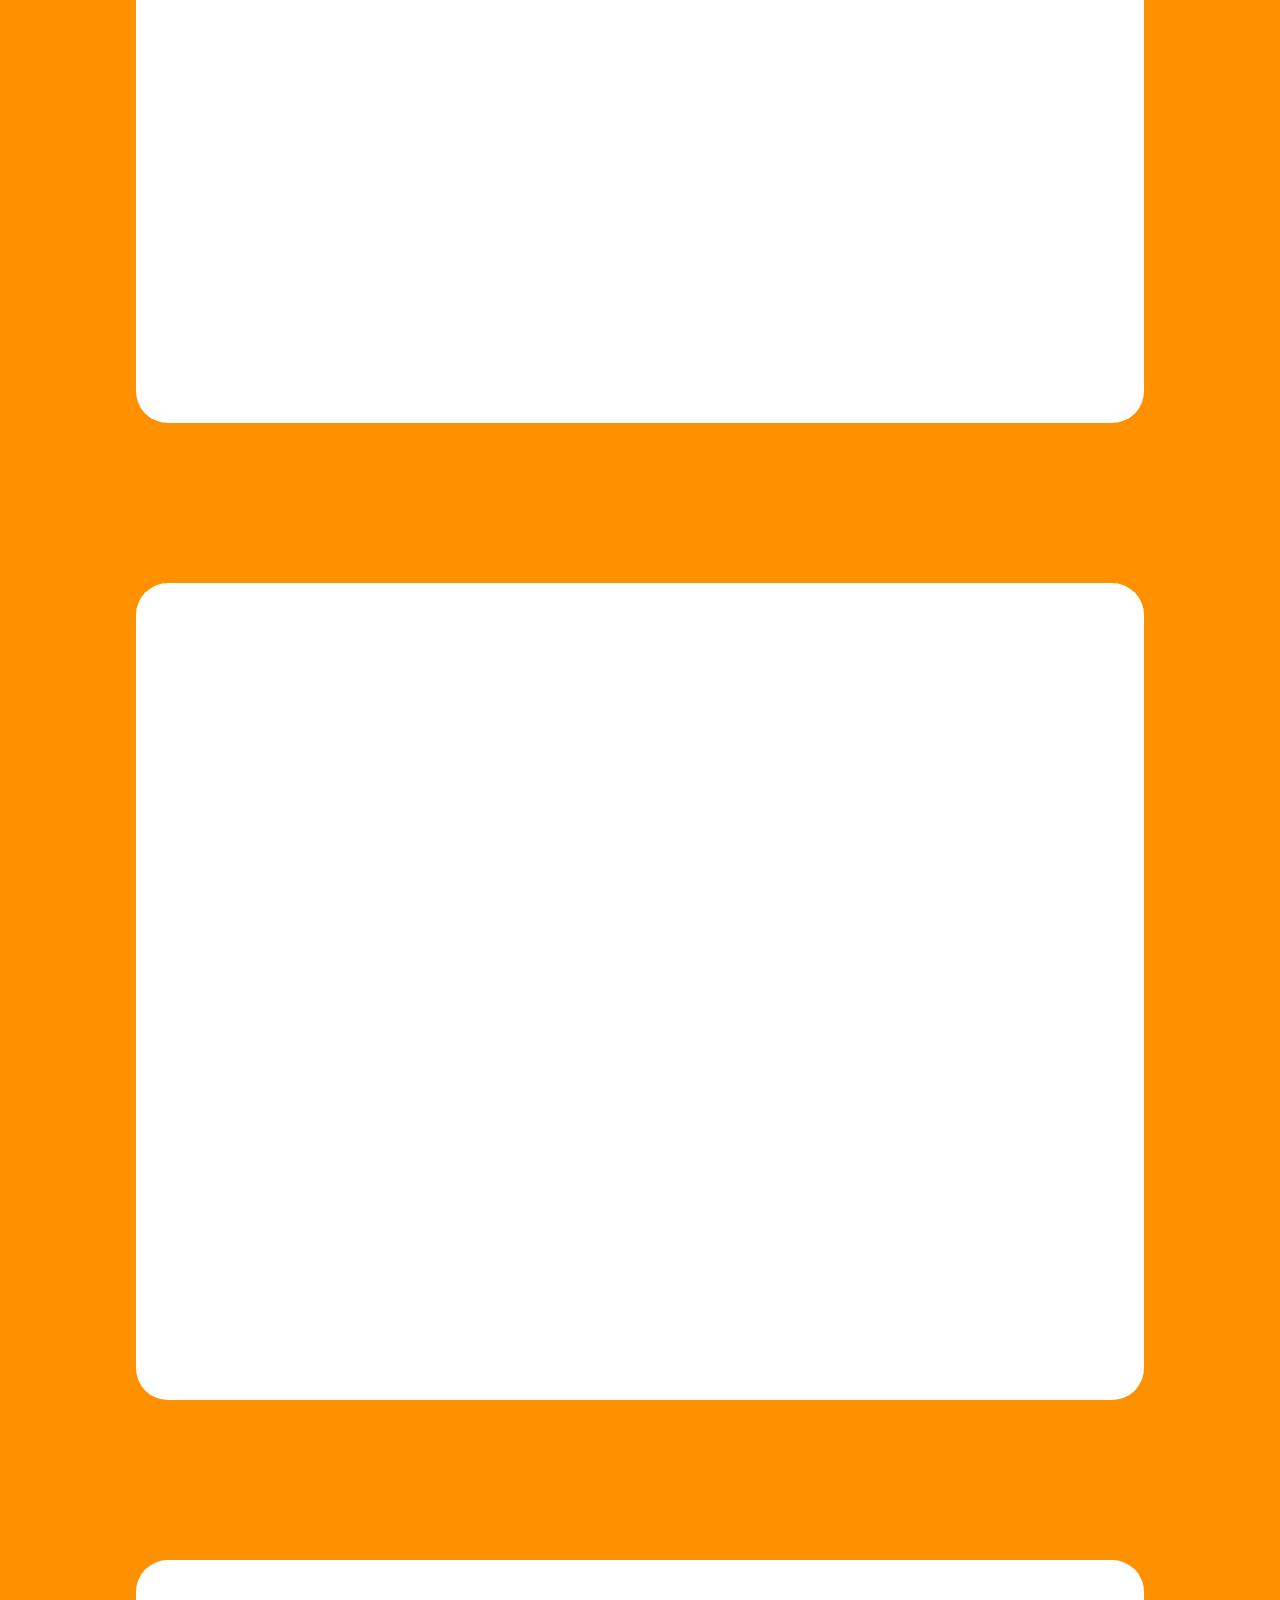
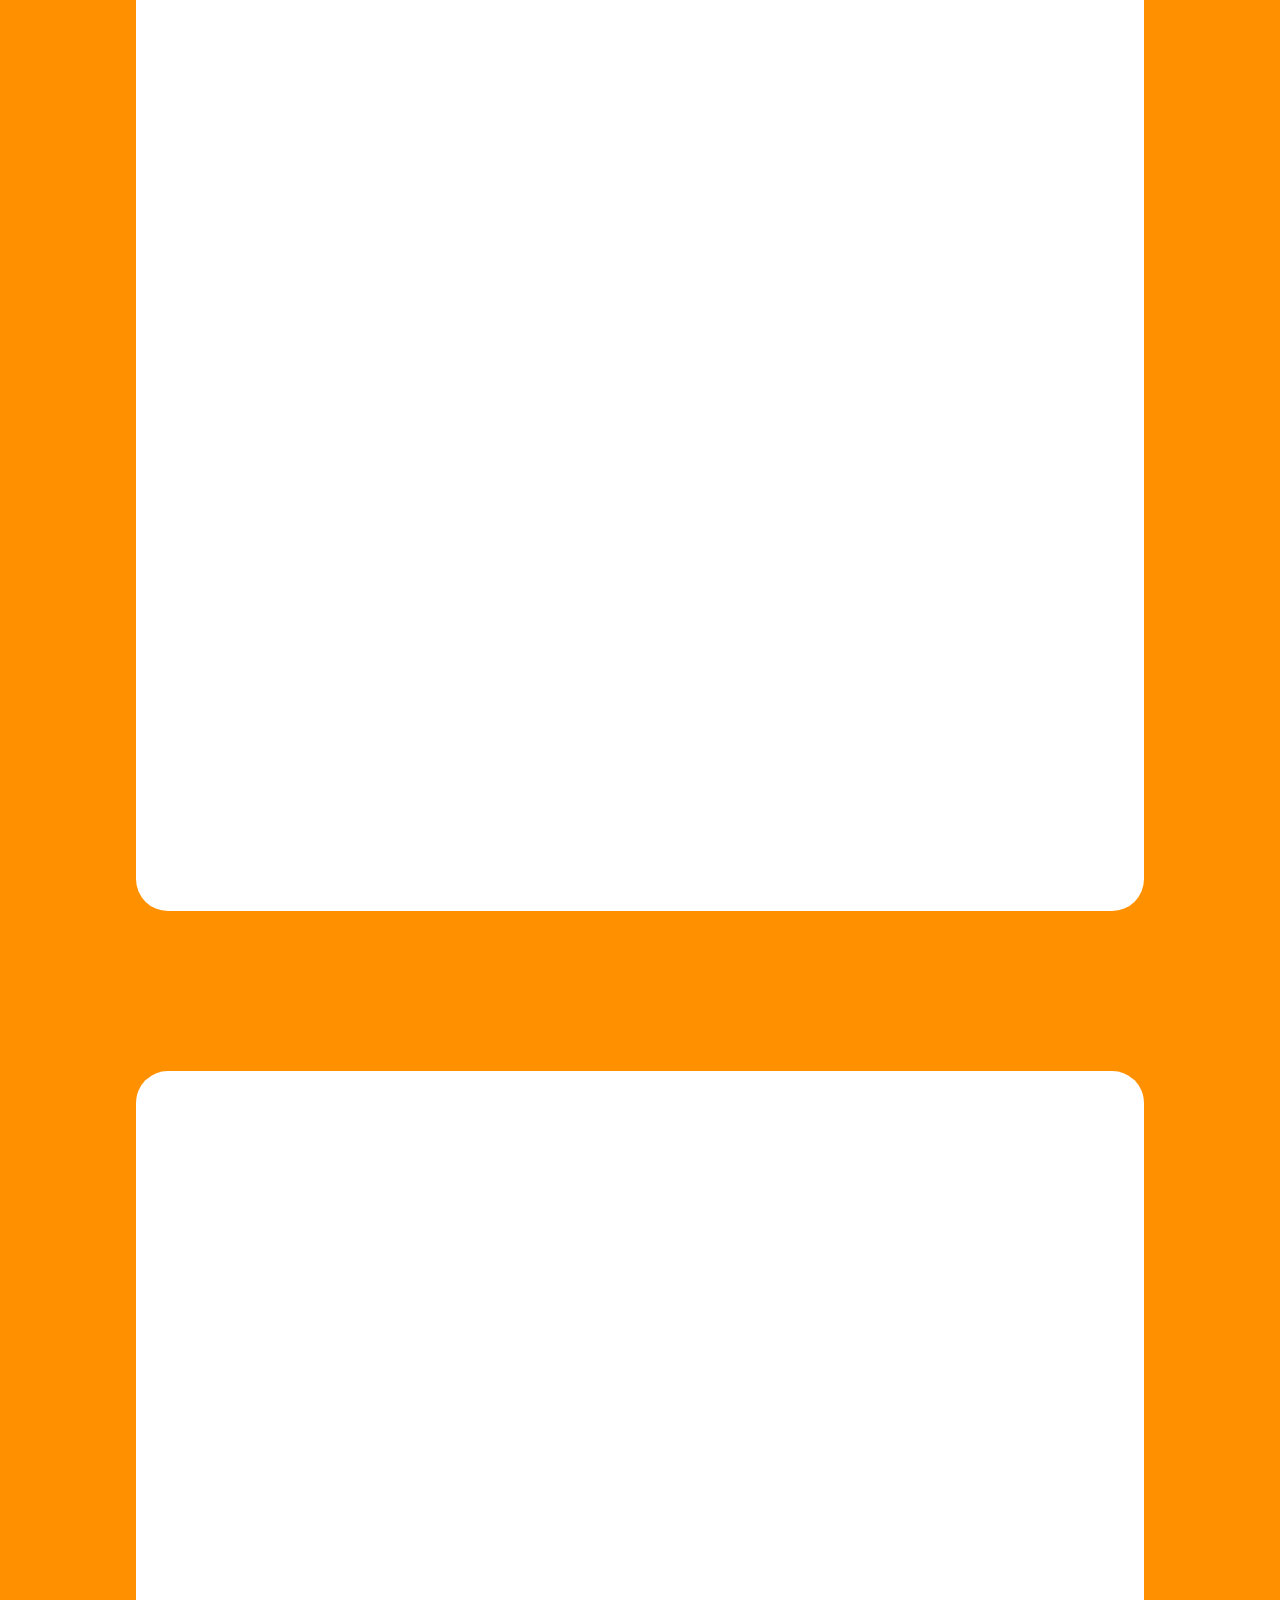
<file: page3.html>
<!DOCTYPE html>
<html  >
<head>
  <!-- Site made with Mobirise Website Builder v6.1.4, https://mobirise.com -->
  <meta charset="UTF-8">
  <meta http-equiv="X-UA-Compatible" content="IE=edge">
  <meta name="generator" content="Mobirise v6.1.4, mobirise.com">
  <meta name="viewport" content="width=device-width, initial-scale=1, minimum-scale=1">
  <link rel="shortcut icon" href="assets/images/chatgpt20image20220de20out.20de2020252017-09-28-96x64.png" type="image/x-icon">
  <meta name="description" content="">
  
  
  <title>Par e Impar</title>
  <link rel="stylesheet" href="assets/web/assets/mobirise-icons2/mobirise2.css">
  <link rel="stylesheet" href="assets/bootstrap/css/bootstrap.min.css">
  <link rel="stylesheet" href="assets/animatecss/animate.css">
  <link rel="stylesheet" href="assets/dropdown/css/style.css">
  <link rel="stylesheet" href="assets/theme/css/style.css">
  <link rel="preload" href="https://fonts.googleapis.com/css?family=Inter+Tight:100,200,300,400,500,600,700,800,900,100i,200i,300i,400i,500i,600i,700i,800i,900i&display=swap" as="style" onload="this.onload=null;this.rel='stylesheet'">
  <noscript><link rel="stylesheet" href="https://fonts.googleapis.com/css?family=Inter+Tight:100,200,300,400,500,600,700,800,900,100i,200i,300i,400i,500i,600i,700i,800i,900i&display=swap"></noscript>
  <link rel="preload" as="style" href="assets/mobirise/css/mbr-additional.css?v=OlCMOr"><link rel="stylesheet" href="assets/mobirise/css/mbr-additional.css?v=OlCMOr" type="text/css">

  
  
  
</head>
<body>
  
  <section data-bs-version="5.1" class="menu menu2 cid-uYLNGVtUOF" once="menu" id="menu02-6i">
	

	<nav class="navbar navbar-dropdown navbar-expand-lg">
		<div class="container">
			<div class="navbar-brand">
				<span class="navbar-logo">
					<a href="https://mobiri.se">
						<img src="assets/images/chatgpt20image20220de20out.20de2020252017-09-28-96x64.png" alt="Mobirise Website Builder" style="height: 5rem;">
					</a>
				</span>
				
			</div>
			<button class="navbar-toggler" type="button" data-toggle="collapse" data-bs-toggle="collapse" data-target="#navbarSupportedContent" data-bs-target="#navbarSupportedContent" aria-controls="navbarNavAltMarkup" aria-expanded="false" aria-label="Toggle navigation">
				<div class="hamburger">
					<span></span>
					<span></span>
					<span></span>
					<span></span>
				</div>
			</button>
			<div class="collapse navbar-collapse" id="navbarSupportedContent">
				
				
				<div class="navbar-buttons mbr-section-btn"><a class="btn btn-danger-outline display-4" href="page1.html">Conheça as Praticas Pedagógicas!</a></div>
			</div>
		</div>
	</nav>
</section>

<section data-bs-version="5.1" class="article9 cid-uYLCUAFUqO" id="article09-2w">
  

  
  
  <div class="container">
    <div class="row justify-content-center">
      <div class="card col-md-12 col-lg-10">
        <div class="card-wrapper">
          <div class="card-content-text">
            <h3 class="card-title mbr-fonts-style mbr-white mt-3 mb-4 display-2"><strong>cenário de ensino de Par ou Impar pelo scratch
</strong><div><strong><br></strong></div></h3>
          <div class="row card-box align-left">
            <div class="item features-without-image col-12">
              <div class="item-wrapper">
                <h4 class="mbr-section-subtitle mbr-fonts-style mb-3 display-5"></h4>
                <p class="mbr-text mbr-fonts-style display-7">Ano: 3º ano do Ensino Fundamental
<br>disciplina: Matemática
<br>Conteúdo: identificação da paridade dos números, reconhecendo e classificando-os como pares ou ímpares.
<br>Objetivos de aprendizagem: compreender o conceito de divisão exata, desenvolver o raciocínio lógico e aplicar o pensamento computacional para diferenciar números pares e ímpares.<br>
                </p>
              </div>
            </div>
            <div class="item features-without-image col-12">
              <div class="item-wrapper">
                <h4 class="mbr-section-subtitle mbr-fonts-style mb-3 display-5">
                  <strong>Objetivos:</strong>
                </h4>
                <p class="mbr-text mbr-fonts-style display-7">Apresentar o projeto “Jogo de Par ou Impar” criado no Scratch. Explicar que o objetivo é ensinar matemática de forma lúdica e interativa, utilizando a programação em blocos. Mostrar passo a passo como acessar a plataforma, criar cenários, adicionar atores, programar variáveis e construir a lógica do jogo. Demonstrar que, seguindo as instruções, é possível montar um jogo educativo capaz de sortear multiplicações, verificar respostas, somar pontuação e exibir o resultado final ao aluno.&nbsp;<br>
                </p>
              </div>
            </div>
            <div class="item features-without-image col-12">
              <div class="item-wrapper">
                <h4 class="mbr-section-subtitle mbr-fonts-style mb-3 display-5"><strong>A. Entrar no Scratch e preparar o projeto
</strong><div><strong><br></strong></div></h4>
                <p class="mbr-text mbr-fonts-style display-7">Passo 1 — Acessar o site
<br> Acessar o navegador (Chrome, Edge ou Firefox) → clicar na barra de endereço no topo → digitar https://scratch.mit.edu
<br>
<br>Passo 2 — Abrir um projeto novo
<br>Localizar, no canto superior esquerdo do site, o botão Criar (fica na faixa superior, ao lado de “Explorar”/“Ideias”) → clicar em Criar.&nbsp;<br>
                </p>
              </div>
            </div>
          </div>
          </div>
          <div class="image-wrapper d-flex justify-content-center mt-3">
            <img src="assets/images/captura20de20tela202025-10-0220232758-1042x531.png" alt="Mobirise Website Builder">
          </div>
        </div>
      </div>
    </div>
  </div>
</section>

<section data-bs-version="5.1" class="article9 cid-uYLCUAXsZ3" id="article09-2x">
  

  
  
  <div class="container">
    <div class="row justify-content-center">
      <div class="card col-md-12 col-lg-10">
        <div class="card-wrapper">
          <div class="card-content-text">
            
          <div class="row card-box align-left">
            <div class="item features-without-image col-12">
              <div class="item-wrapper">
                <h4 class="mbr-section-subtitle mbr-fonts-style mb-3 display-5"></h4>
                <p class="mbr-text mbr-fonts-style display-7">Passo 3 — Renomear o projeto
<br>Localizar, no topo da página, o nome do projeto (costuma aparecer “Sem título”/“Untitled”) → clicar sobre o nome → digitar Desafio da Tabuada → pressionar Enter para confirmar.<br><br><br>
                </p>
              </div>
            </div>
            
            
          </div>
          </div>
          <div class="image-wrapper d-flex justify-content-center mt-3">
            <img src="assets/images/captura20de20tela202025-10-0220232758-1042x531.png" alt="Mobirise Website Builder">
          </div>
        </div>
      </div>
    </div>
  </div>
</section>

<section data-bs-version="5.1" class="article9 cid-uYLCUBesmv" id="article09-2y">
  

  
  
  <div class="container">
    <div class="row justify-content-center">
      <div class="card col-md-12 col-lg-10">
        <div class="card-wrapper">
          <div class="card-content-text">
            
          <div class="row card-box align-left">
            <div class="item features-without-image col-12">
              <div class="item-wrapper">
                <h4 class="mbr-section-subtitle mbr-fonts-style mb-3 display-5"></h4>
                <p class="mbr-text mbr-fonts-style display-7">Passo 4 — Salvar o projeto
<br>Ir ao menu Arquivo (no topo) → clicar em Guardar agora (ou Salvar agora).
<br><br><br>
                </p>
              </div>
            </div>
            
            
          </div>
          </div>
          <div class="image-wrapper d-flex justify-content-center mt-3">
            <img src="assets/images/captura20de20tela202025-10-0220233242passo4-1122x582.png" alt="Mobirise Website Builder">
          </div>
        </div>
      </div>
    </div>
  </div>
</section>

<section data-bs-version="5.1" class="article9 cid-uYLCUBsWlH" id="article09-2z">
  

  
  
  <div class="container">
    <div class="row justify-content-center">
      <div class="card col-md-12 col-lg-10">
        <div class="card-wrapper">
          <div class="card-content-text">
            <h3 class="card-title mbr-fonts-style mbr-white mt-3 mb-4 display-2"><br><div><strong><br></strong></div></h3>
          <div class="row card-box align-left">
            
            <div class="item features-without-image col-12 active">
              <div class="item-wrapper">
                <h4 class="mbr-section-subtitle mbr-fonts-style mb-3 display-5"><strong>B. Entender a tela do editor (orientação rápida)
</strong><div><strong><br></strong></div></h4>
                <p class="mbr-text mbr-fonts-style display-7">Passo 5 — Identificar as áreas da tela
<br>Palco: quadro grande à direita onde aparecem gato/personagens.
<br>
<br>
<br>Atores (sprites): miniaturas no canto inferior direito.
<br>
<br>
<br>Cenários (Palco): miniatura do Palco ao lado dos atores; serve para trocar o fundo.
<br>
<br>
<br>Área de Código: coluna à esquerda, com categorias por cor (Eventos, Controle, Aparência, Variáveis, etc.).
<br>
<br>
<br>Bandeira verde / stop vermelho: canto superior direito do palco, para iniciar/parar o projeto.&nbsp;<br>
                </p>
              </div>
            </div>
            
          </div>
          </div>
          <div class="image-wrapper d-flex justify-content-center mt-3">
            <img src="assets/images/captura20de20tela202025-10-0220233750pass5-1090x553.png" alt="Mobirise Website Builder">
          </div>
        </div>
      </div>
    </div>
  </div>
</section>

<section data-bs-version="5.1" class="article9 cid-uYLCUBGqNZ" id="article09-30">
  

  
  
  <div class="container">
    <div class="row justify-content-center">
      <div class="card col-md-12 col-lg-10">
        <div class="card-wrapper">
          <div class="card-content-text">
            <h3 class="card-title mbr-fonts-style mbr-white mt-3 mb-4 display-2"><br><div><strong><br></strong></div></h3>
          <div class="row card-box align-left">
            
            <div class="item features-without-image col-12 active">
              <div class="item-wrapper">
                <h4 class="mbr-section-subtitle mbr-fonts-style mb-3 display-5"><strong>C. Criar os cenários (Menu e Jogo)</strong><div><strong></strong><br><div><strong><br></strong></div></div></h4>
                <p class="mbr-text mbr-fonts-style display-7">Passo 6 — Selecionar o Palco
<br> Ir ao canto inferior direito → clicar na miniatura escrita Palco (ou Stage).
<br>
<br>
<br>Atores (sprites): miniaturas no canto inferior direito.
<br>
<br>
<br>Cenários (Palco): miniatura do Palco ao lado dos atores; serve para trocar o fundo.
<br>
<br>
<br>Área de Código: coluna à esquerda, com categorias por cor (Eventos, Controle, Aparência, Variáveis, etc.).
<br>
<br>
<br>Bandeira verde / stop vermelho: canto superior direito do palco, para iniciar/parar o projeto.&nbsp;<br>
                </p>
              </div>
            </div>
            
          </div>
          </div>
          <div class="image-wrapper d-flex justify-content-center mt-3">
            <img src="assets/images/captura20de20tela202025-10-0220233750pass5-1090x553.png" alt="Mobirise Website Builder">
          </div>
        </div>
      </div>
    </div>
  </div>
</section>

<section data-bs-version="5.1" class="article9 cid-uYLCUBWrvn" id="article09-31">
  

  
  
  <div class="container">
    <div class="row justify-content-center">
      <div class="card col-md-12 col-lg-10">
        <div class="card-wrapper">
          <div class="card-content-text">
            
          <div class="row card-box align-left">
            
            <div class="item features-without-image col-12 active">
              <div class="item-wrapper">
                
                <p class="mbr-text mbr-fonts-style display-7">Passo 7 — Abrir a aba Cenários
<br>Olhar a faixa acima da área de blocos → clicar na aba Cenários (ou Backdrops)&nbsp;<br>
                </p>
              </div>
            </div>
            
          </div>
          </div>
          <div class="image-wrapper d-flex justify-content-center mt-3">
            <img src="assets/images/passo7-748x379.png" alt="Mobirise Website Builder">
          </div>
        </div>
      </div>
    </div>
  </div>
</section>

<section data-bs-version="5.1" class="article9 cid-uYLCUCalhT" id="article09-32">
  

  
  
  <div class="container">
    <div class="row justify-content-center">
      <div class="card col-md-12 col-lg-10">
        <div class="card-wrapper">
          <div class="card-content-text">
            
          <div class="row card-box align-left">
            
            <div class="item features-without-image col-12 active">
              <div class="item-wrapper">
                
                <p class="mbr-text mbr-fonts-style display-7">Passo 7 — Abrir a aba Cenários
<br>Olhar a faixa acima da área de blocos → clicar na aba Cenários (ou Backdrops)&nbsp;<br>
                </p>
              </div>
            </div>
            
          </div>
          </div>
          <div class="image-wrapper d-flex justify-content-center mt-3">
            <img src="assets/images/passo7-748x379.png" alt="Mobirise Website Builder">
          </div>
        </div>
      </div>
    </div>
  </div>
</section>

<section data-bs-version="5.1" class="article9 cid-uYLCUCpiE2" id="article09-33">
  

  
  
  <div class="container">
    <div class="row justify-content-center">
      <div class="card col-md-12 col-lg-10">
        <div class="card-wrapper">
          <div class="card-content-text">
            
          <div class="row card-box align-left">
            
            <div class="item features-without-image col-12 active">
              <div class="item-wrapper">
                
                <p class="mbr-text mbr-fonts-style display-7">Passo 8 — Adicionar o cenário do Menu
<br>Ir ao canto inferior direito, abaixo das miniaturas de cenário → clicar em Escolher Cenário (ícone de paisagem; em algumas versões aparece botão verde “Carregar Cenário”) → escolher um fundo Quadriculado/XY-grid (ou outro de preferência).&nbsp;<br></p>
              </div>
            </div>
            
          </div>
          </div>
          <div class="image-wrapper d-flex justify-content-center mt-3">
            <img src="assets/images/passo8-753x391.png" alt="Mobirise Website Builder">
          </div>
        </div>
      </div>
    </div>
  </div>
</section>

<section data-bs-version="5.1" class="article9 cid-uYLCUCGcnf" id="article09-34">
  

  
  
  <div class="container">
    <div class="row justify-content-center">
      <div class="card col-md-12 col-lg-10">
        <div class="card-wrapper">
          <div class="card-content-text">
            
          <div class="row card-box align-left">
            
            <div class="item features-without-image col-12 active">
              <div class="item-wrapper">
                
                <p class="mbr-text mbr-fonts-style display-7">Passo 9 — Escrever o título no Menu (ferramenta Texto “T”)
<br>Estando na aba Cenários, localizar a barra de ferramentas de desenho (lado esquerdo do editor de cenário) → clicar no ícone Texto (letra T) → clicar no cenário (área grande) → digitar Desafio da Tabuada → escolher cor legível (preto/azul escuro) → arrastar o texto para o centro.
<br>&nbsp;<br></p>
              </div>
            </div>
            
          </div>
          </div>
          <div class="image-wrapper d-flex justify-content-center mt-3">
            <img src="assets/images/passo9-739x376.png" alt="Mobirise Website Builder">
          </div>
        </div>
      </div>
    </div>
  </div>
</section>

<section data-bs-version="5.1" class="article9 cid-uYLCUCVjjh" id="article09-35">
  

  
  
  <div class="container">
    <div class="row justify-content-center">
      <div class="card col-md-12 col-lg-10">
        <div class="card-wrapper">
          <div class="card-content-text">
            
          <div class="row card-box align-left">
            
            <div class="item features-without-image col-12 active">
              <div class="item-wrapper">
                
                <p class="mbr-text mbr-fonts-style display-7"><br>Passo 10 — Renomear o cenário para “Menu”
<br>No painel de miniaturas de cenários (lado direito do editor de cenário) clique em palco , localizar o nome do cenário atual canto esquerdo (por exemplo, “backdrop1”) → clicar no nome → digitar Menu → pressionar Enter.&nbsp;legível (preto/azul escuro) → arrastar o texto para o centro.
<br>&nbsp;<br></p>
              </div>
            </div>
            
          </div>
          </div>
          <div class="image-wrapper d-flex justify-content-center mt-3">
            <img src="assets/images/passo10-748x381.png" alt="Mobirise Website Builder">
          </div>
        </div>
      </div>
    </div>
  </div>
</section>

<section data-bs-version="5.1" class="article9 cid-uYLCUDawU8" id="article09-36">
  

  
  
  <div class="container">
    <div class="row justify-content-center">
      <div class="card col-md-12 col-lg-10">
        <div class="card-wrapper">
          <div class="card-content-text">
            
          <div class="row card-box align-left">
            
            <div class="item features-without-image col-12 active">
              <div class="item-wrapper">
                
                <p class="mbr-text mbr-fonts-style display-7"><br>Passo 11 — Criar o cenário do Jogo (fundo limpo)
<br> Clicar novamente em Escolher Cenário → escolher um fundo branco ou azul claro (limpo) → renomear esse novo cenário para Jogo (clicar no nome do cenário nas miniaturas e digitar “Jogo”).
<br><br>&nbsp;<br></p>
              </div>
            </div>
            
          </div>
          </div>
          <div class="image-wrapper d-flex justify-content-center mt-3">
            <img src="assets/images/passo11-751x392.png" alt="Mobirise Website Builder">
          </div>
        </div>
      </div>
    </div>
  </div>
</section>

<section data-bs-version="5.1" class="article9 cid-uYLCUDqC32" id="article09-37">
  

  
  
  <div class="container">
    <div class="row justify-content-center">
      <div class="card col-md-12 col-lg-10">
        <div class="card-wrapper">
          <div class="card-content-text">
            
          <div class="row card-box align-left">
            
            <div class="item features-without-image col-12 active">
              <div class="item-wrapper">
                
                <p class="mbr-text mbr-fonts-style display-7"><br>Passo 12 — Preparar o ator Professor
<br>Localizar o sprite do gato nas miniaturas de atores (canto inferior direito) → clicar com botão esquerdo → (opcional) clicar no nome “Sprite1” e renomear para Professor<br>&nbsp;<br></p>
              </div>
            </div>
            
          </div>
          </div>
          <div class="image-wrapper d-flex justify-content-center mt-3">
            <img src="assets/images/passo12-750x384.png" alt="Mobirise Website Builder">
          </div>
        </div>
      </div>
    </div>
  </div>
</section>

<section data-bs-version="5.1" class="article9 cid-uYLCUDG2uC" id="article09-38">
  

  
  
  <div class="container">
    <div class="row justify-content-center">
      <div class="card col-md-12 col-lg-10">
        <div class="card-wrapper">
          <div class="card-content-text">
            
          <div class="row card-box align-left">
            
            <div class="item features-without-image col-12 active">
              <div class="item-wrapper">
                
                <p class="mbr-text mbr-fonts-style display-7"><br><br>Passo 13 — Adicionar o ator Botão Iniciar
<br>13.1 No canto inferior direito, clicar em Escolher Ator (ícone de gatinho com lupa) → escolher um botão (ex.: círculo/bola) → 13.2  clicar no nome do ator e renomear para Iniciar → arrastar o botão para a parte inferior do cenário Menu, abaixo do título.<br></p>
              </div>
            </div>
            
          </div>
          </div>
          <div class="image-wrapper d-flex justify-content-center mt-3">
            <img src="assets/images/passo13-763x399.png" alt="Mobirise Website Builder">
          </div>
        </div>
      </div>
    </div>
  </div>
</section>

<section data-bs-version="5.1" class="article9 cid-uYLCUDUprB" id="article09-39">
  

  
  
  <div class="container">
    <div class="row justify-content-center">
      <div class="card col-md-12 col-lg-10">
        <div class="card-wrapper">
          <div class="card-content-text">
            
          <div class="row card-box align-left">
            
            <div class="item features-without-image col-12 active">
              <div class="item-wrapper">
                
                <p class="mbr-text mbr-fonts-style display-7"><br><br>Passo 14 — Programar o Botão Iniciar<br>
<br>14.1  Selecionar o ator Iniciar (clicar nele) → abrir a aba Código (acima da área de blocos).<br>
<br>14.2 Abrir Eventos (amarelo) → arrastar quando este ator for clicado.
<br>
<br>
<br>14.3 Abrir Aparência (roxo) → arrastar mudar para o cenário [ ] → clicar na setinha do bloco e selecionar Jogo (com J maiúsculo).&nbsp;<br></p>
              </div>
            </div>
            
          </div>
          </div>
          <div class="image-wrapper d-flex justify-content-center mt-3">
            <img src="assets/images/passo14-758x385.png" alt="Mobirise Website Builder">
          </div>
        </div>
      </div>
    </div>
  </div>
</section>

<section data-bs-version="5.1" class="article9 cid-uYLCUEbNdx" id="article09-3a">
  

  
  
  <div class="container">
    <div class="row justify-content-center">
      <div class="card col-md-12 col-lg-10">
        <div class="card-wrapper">
          <div class="card-content-text">
            
          <div class="row card-box align-left">
            
            <div class="item features-without-image col-12 active">
              <div class="item-wrapper">
                
                <p class="mbr-text mbr-fonts-style display-7"><br><br>Passo 15 — Garantir início no Menu
<br> Selecionar Palco ou ator Professor → em Eventos (amarelo), arrastar quando a bandeira verde for clicada → em Aparência (roxo), arrastar mudar para o cenário [Menu].<br></p>
              </div>
            </div>
            
          </div>
          </div>
          <div class="image-wrapper d-flex justify-content-center mt-3">
            <img src="assets/images/passo15-766x392.png" alt="Mobirise Website Builder">
          </div>
        </div>
      </div>
    </div>
  </div>
</section>

<section data-bs-version="5.1" class="article9 cid-uYLCUEsdr4" id="article09-3b">
  

  
  
  <div class="container">
    <div class="row justify-content-center">
      <div class="card col-md-12 col-lg-10">
        <div class="card-wrapper">
          <div class="card-content-text">
            
          <div class="row card-box align-left">
            
            <div class="item features-without-image col-12 active">
              <div class="item-wrapper">
                <h4 class="mbr-section-subtitle mbr-fonts-style mb-3 display-5"><div><div><strong>F. Criar variáveis (valores que o jogo usa)
</strong></div></div><div><strong><br></strong></div></h4>
                <p class="mbr-text mbr-fonts-style display-7">Passo 16 — Abrir a categoria Variáveis
<br> Na coluna esquerda, clicar em Variáveis (blocos laranja).&nbsp;<br></p>
              </div>
            </div>
            
          </div>
          </div>
          <div class="image-wrapper d-flex justify-content-center mt-3">
            <img src="assets/images/passo16-762x388.png" alt="Mobirise Website Builder">
          </div>
        </div>
      </div>
    </div>
  </div>
</section>

<section data-bs-version="5.1" class="article9 cid-uYLCUEIFxv" id="article09-3c">
  

  
  
  <div class="container">
    <div class="row justify-content-center">
      <div class="card col-md-12 col-lg-10">
        <div class="card-wrapper">
          <div class="card-content-text">
            
          <div class="row card-box align-left">
            
            <div class="item features-without-image col-12 active">
              <div class="item-wrapper">
                
                <p class="mbr-text mbr-fonts-style display-7"><br><br>Passo 17 — Passo 17 — Criar variáveis “para todos os atores”
<br> Clicar em Criar uma variável → marcar Para todos os atores → criar, uma por uma:<br></p>
              </div>
            </div>
            
          </div>
          </div>
          <div class="image-wrapper d-flex justify-content-center mt-3">
            <img src="assets/images/passo17-709x389.png" alt="Mobirise Website Builder">
          </div>
        </div>
      </div>
    </div>
  </div>
</section>

<section data-bs-version="5.1" class="article9 cid-uYLCUEZyxe" id="article09-3d">
  

  
  
  <div class="container">
    <div class="row justify-content-center">
      <div class="card col-md-12 col-lg-10">
        <div class="card-wrapper">
          <div class="card-content-text">
            
          <div class="row card-box align-left">
            
            <div class="item features-without-image col-12 active">
              <div class="item-wrapper">
                <h4 class="mbr-section-subtitle mbr-fonts-style mb-3 display-5"><div><div><strong>G. Programar a lógica da tabuada (no Professor)
</strong></div></div><div><strong><br></strong></div><div><strong><br></strong></div></h4>
                <p class="mbr-text mbr-fonts-style display-7">Passo 18 — Início ao entrar no cenário de jogo
<br>Eventos → quando o cenário mudar para [Jogo]
<br>
<br>
<br>Variáveis → mudar [Pontuacao] para [0]
<br>
<br>
<br>Variáveis → mudar [Rodada] para [0]
<br>
<br>
<br>Controle → repita (10) ← (colocar tudo abaixo dentro desse repita)
<br>
<br> Passo 19 — Gerar número e definir se é par ou ímpar (dentro do repita (10))
<br>Sortear o número
<br>
<br>
<br>Ir à coluna esquerda → Variáveis (laranja).
<br>
<br>
<br>Arrastar mudar [Numero] para [ ] para dentro do repita (10).
<br>
<br>
<br>Ir a Operadores (verde) → arrastar número aleatório entre (1) e (10) e soltar no espaço do bloco anterior.
<br>
<br>
<br>Trocar o 10 por 99 → ficar número aleatório entre (1) e (99).
<br>
<br>
<br>Montar a condição “par/ímpar”
<br>
<br>
<br>Ir a Controle (alaranjado claro) → arrastar se [ ] então / senão para baixo do bloco que sorteia o número (ainda dentro do repita (10)).
<br>
<br>
<br>Ir a Operadores (verde) → arrastar o bloco = [ ] [ ] para o losango do se.
<br>
<br>
<br>Ir a Operadores (verde) → arrastar resto de ( ) ÷ ( ) para o lado esquerdo do =.
<br>
<br>
<br>No primeiro espaço do resto de ( ) ÷ ( ), colocar a variável Numero (pegar em Variáveis).
<br>
<br>
<br>No segundo espaço, digitar 2.
<br>
<br>
<br>No lado direito do =, digitar 0.
<br>
<br>
<br>Fica assim no losango: (resto de (Numero) ÷ (2)) = 0
<br>
<br>
<br>
<br>Definir a resposta correta
<br>
<br>
<br>Dentro do “então” do se:
<br>
<br>
<br>Ir a Variáveis (laranja) → arrastar mudar [RespostaCorreta] para [ ] → digitar par (ou PAR, se preferir; escolha um padrão e mantenha igual em todo lugar).
<br>
<br>
<br>Dentro do “senão” do se:
<br>
<br>
<br>Variáveis → arrastar mudar [RespostaCorreta] para [ ] → digitar impar (ou ímpar com acento — se usar acento aqui, usar acento também na pergunta e na comparação).
<br>
<br>
<br>
<br>🔹 Passo 20 — Perguntar ao aluno (dentro do repita (10))
<br>Inserir a pergunta
<br>
<br>
<br>Ir a Sensores (azul-claro) → arrastar pergunte [ ] e espere.
<br>
<br>
<br>Montar o texto com “junte” para aparecer: “O número 27 é par ou ímpar?”
<br>
<br>
<br>Ir a Operadores (verde) → arrastar junte [ ] [ ] para dentro do campo do pergunte.
<br>
<br>
<br>No 1º espaço do junte, escrever: O número (com espaço no final).
<br>
<br>
<br>No 2º espaço, colocar outro junte [ ] [ ]:
<br>
<br>
<br>No 1º espaço desse segundo junte, arrastar a variável Numero (Variáveis).
<br>
<br>
<br>No 2º espaço, escrever: é par ou ímpar? (com espaço no início).
<br>
<br>
<br>Resultado: pergunte ( junte [O número ] ( junte (Numero) [ é par ou ímpar?] ) ) e espere
<br>
<br>🔹 Passo 21 — Conferir e pontuar (dentro do repita (10))
<br>Criar a verificação
<br>
<br>
<br>Ir a Controle → arrastar se [ ] então / senão abaixo do pergunte.
<br>
<br>
<br>Ir a Operadores → arrastar = [ ] [ ] para o losango do se.
<br>
<br>
<br>Lado esquerdo do =: clicar em Sensores (azul-claro) → arrastar a bolinha resposta.
<br>
<br>
<br>Lado direito do =: arrastar a variável RespostaCorreta (Variáveis).
<br>
<br>
<br>Dar feedback e marcar pontos
<br>
<br>
<br>No “então”:
<br>
<br>
<br>Aparência (roxo) → diga [Acertou!] por (2) segundos
<br>
<br>
<br>Variáveis (laranja) → adicione (1) a [Pontuacao]
<br>
<br>
<br>No “senão”:
<br>
<br>
<br>Aparência → diga [ ] por (2) segundos
<br>
<br>
<br>Ir a Operadores (verde) → arrastar junte [ ] [ ] para dentro do diga.
<br>
<br>
<br>No 1º espaço, digitar: Ops! Era (com espaço no final).
<br>
<br>
<br>No 2º espaço, arrastar RespostaCorreta (Variáveis).
<br>
<br>
<br>Contar a rodada
<br>
<br>
<br>Ir a Variáveis → arrastar adicione (1) a [Rodada] logo depois do se / senão (ainda dentro do repita (10)).
<br>
<br>
<br>
<br>🔹 Passo 22 — Mensagem final (FORA do repita (10))
<br>Sair do laço repita (10) (soltar o mouse logo abaixo dele).
<br>
<br>
<br>Ir a Aparência (roxo) → arrastar diga [ ] por (3) segundos.
<br>
<br>
<br>Ir a Operadores (verde) → arrastar junte [ ] [ ] para dentro do campo do diga.
<br>
<br>
<br>No 1º espaço, digitar: Fim! Pontos: (com espaço após os dois-pontos).
<br>
<br>
<br>No 2º espaço, arrastar a variável Pontuacao (Variáveis).&nbsp;<br></p>
              </div>
            </div>
            
          </div>
          </div>
          <div class="image-wrapper d-flex justify-content-center mt-3">
            <img src="assets/images/captura20de20tela202025-10-0520133605-1773x841.png" alt="Mobirise Website Builder">
          </div>
        </div>
      </div>
    </div>
  </div>
</section>

<section data-bs-version="5.1" class="features035 cid-uYLCUG9db3" id="features035-3h">
	

	
	
	<div class="container">
		<div class="row">
			<div class="col-12 col-lg-9 active">
				<div class="item-wrapper">
					<div class="card-box">
						<h4 class="card-text mbr-fonts-style display-7"></h4>
					</div>
				</div>
			</div>
			<div class="col-12 col-lg-3 active">
				<div class="mbr-section-btn"><a class="btn btn-white-outline display-7" href="page1.html">Voltar!</a></div>
			</div>
		</div>
	</div>
</section><section class="display-7" style="padding: 0;align-items: center;justify-content: center;flex-wrap: wrap;    align-content: center;display: flex;position: relative;height: 4rem;"><a href="https://mobiri.se/" style="flex: 1 1;height: 4rem;position: absolute;width: 100%;z-index: 1;"><img alt="" style="height: 4rem;" src="[data-uri]"></a><p style="margin: 0;text-align: center;" class="display-7">&#8204;</p><a style="z-index:1" href="https://mobirise.com/builder/ai-website-maker.html">AI Website Maker</a></section><script src="assets/bootstrap/js/bootstrap.bundle.min.js"></script>  <script src="assets/smoothscroll/smooth-scroll.js"></script>  <script src="assets/ytplayer/index.js"></script>  <script src="assets/dropdown/js/navbar-dropdown.js"></script>  <script src="assets/theme/js/script.js"></script>  
  
  
 <div id="scrollToTop" class="scrollToTop mbr-arrow-up"><a style="text-align: center;"><i class="mbr-arrow-up-icon mbr-arrow-up-icon-cm cm-icon cm-icon-smallarrow-up"></i></a></div>
    <input name="animation" type="hidden">
  </body>
</html>
</file>
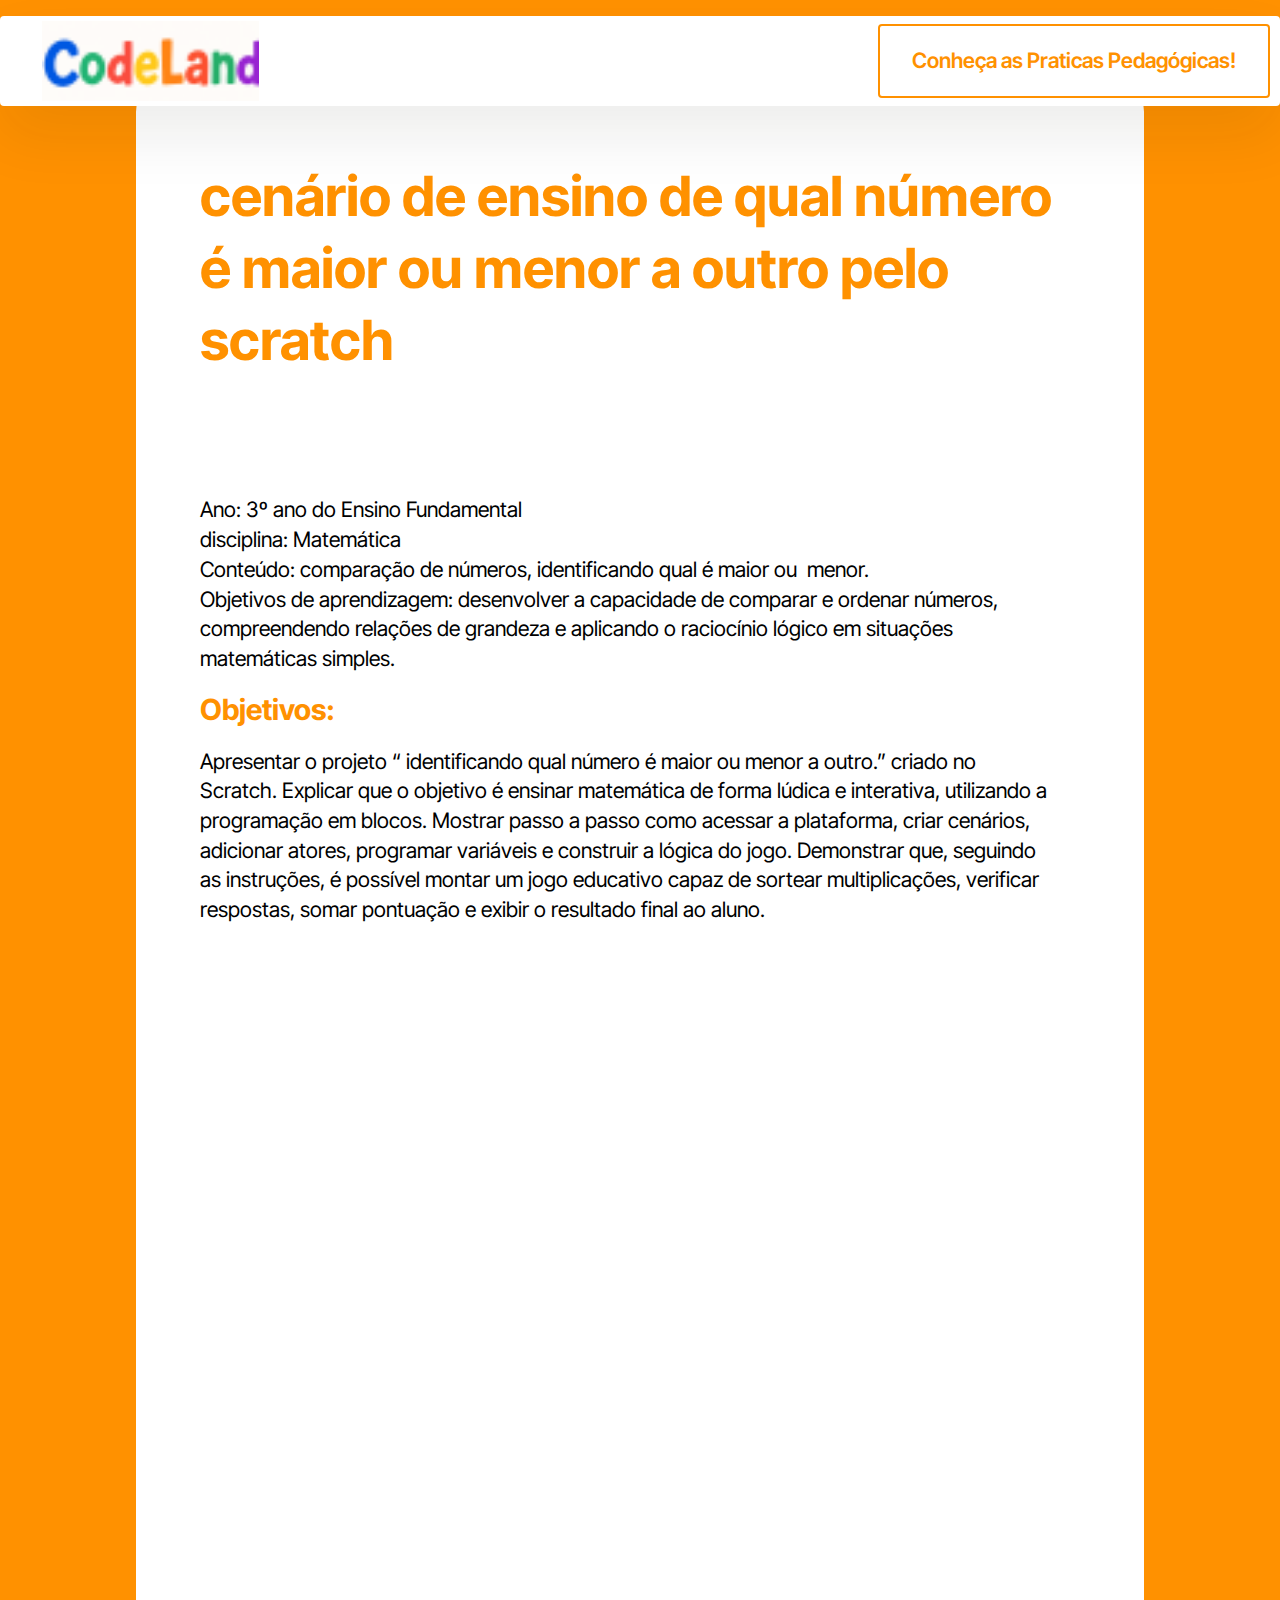
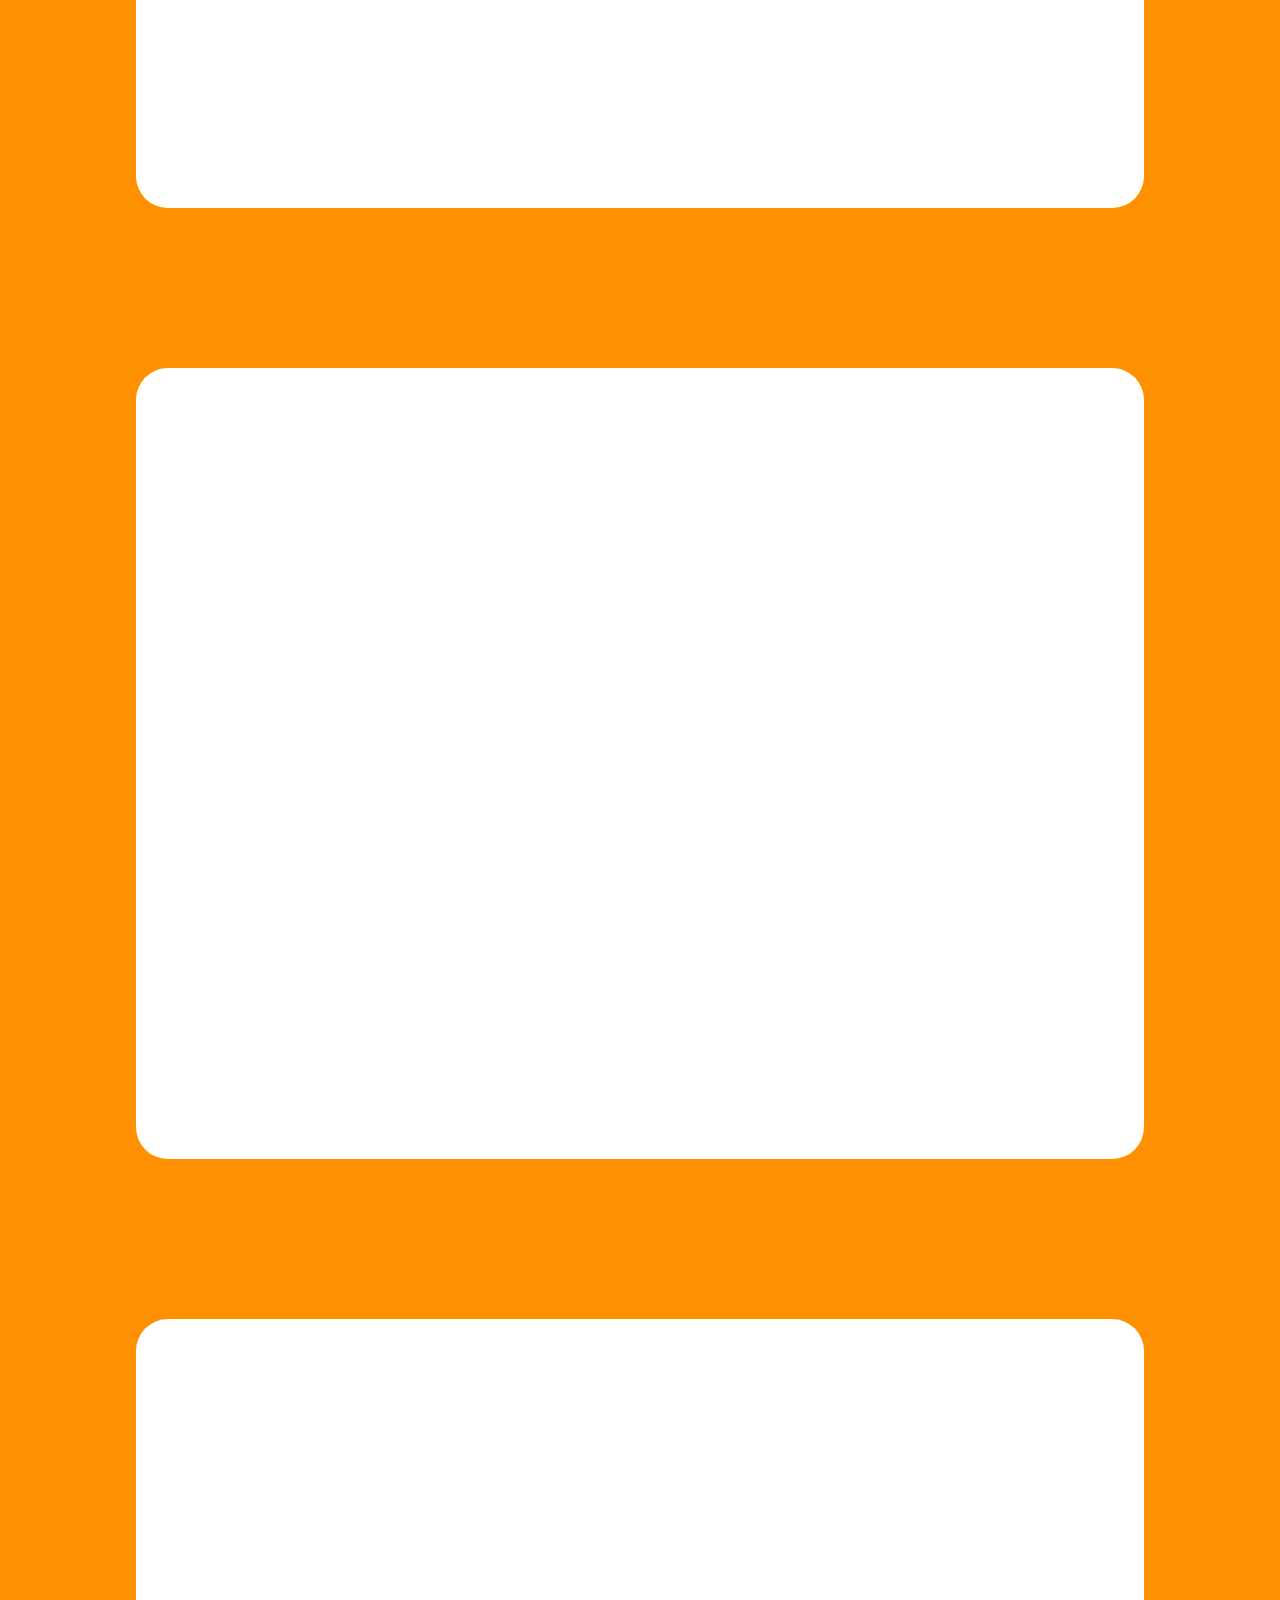
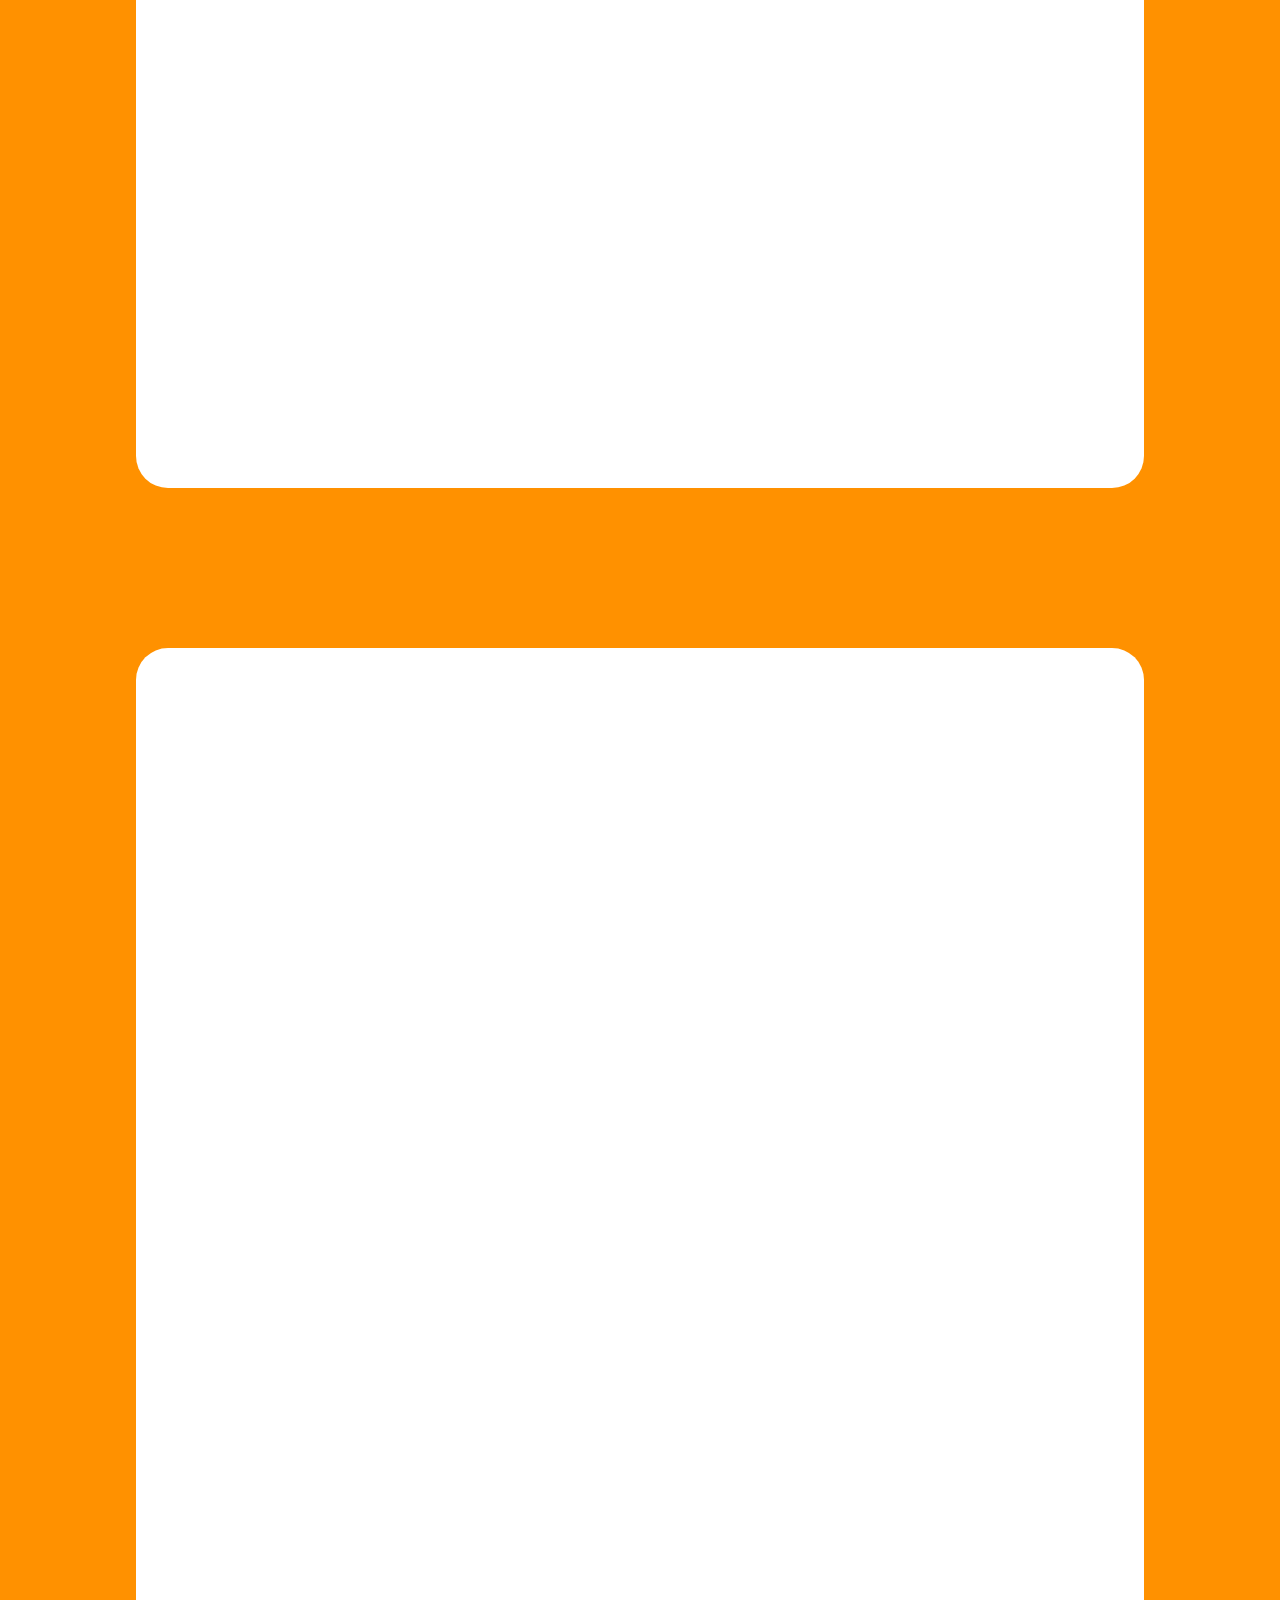
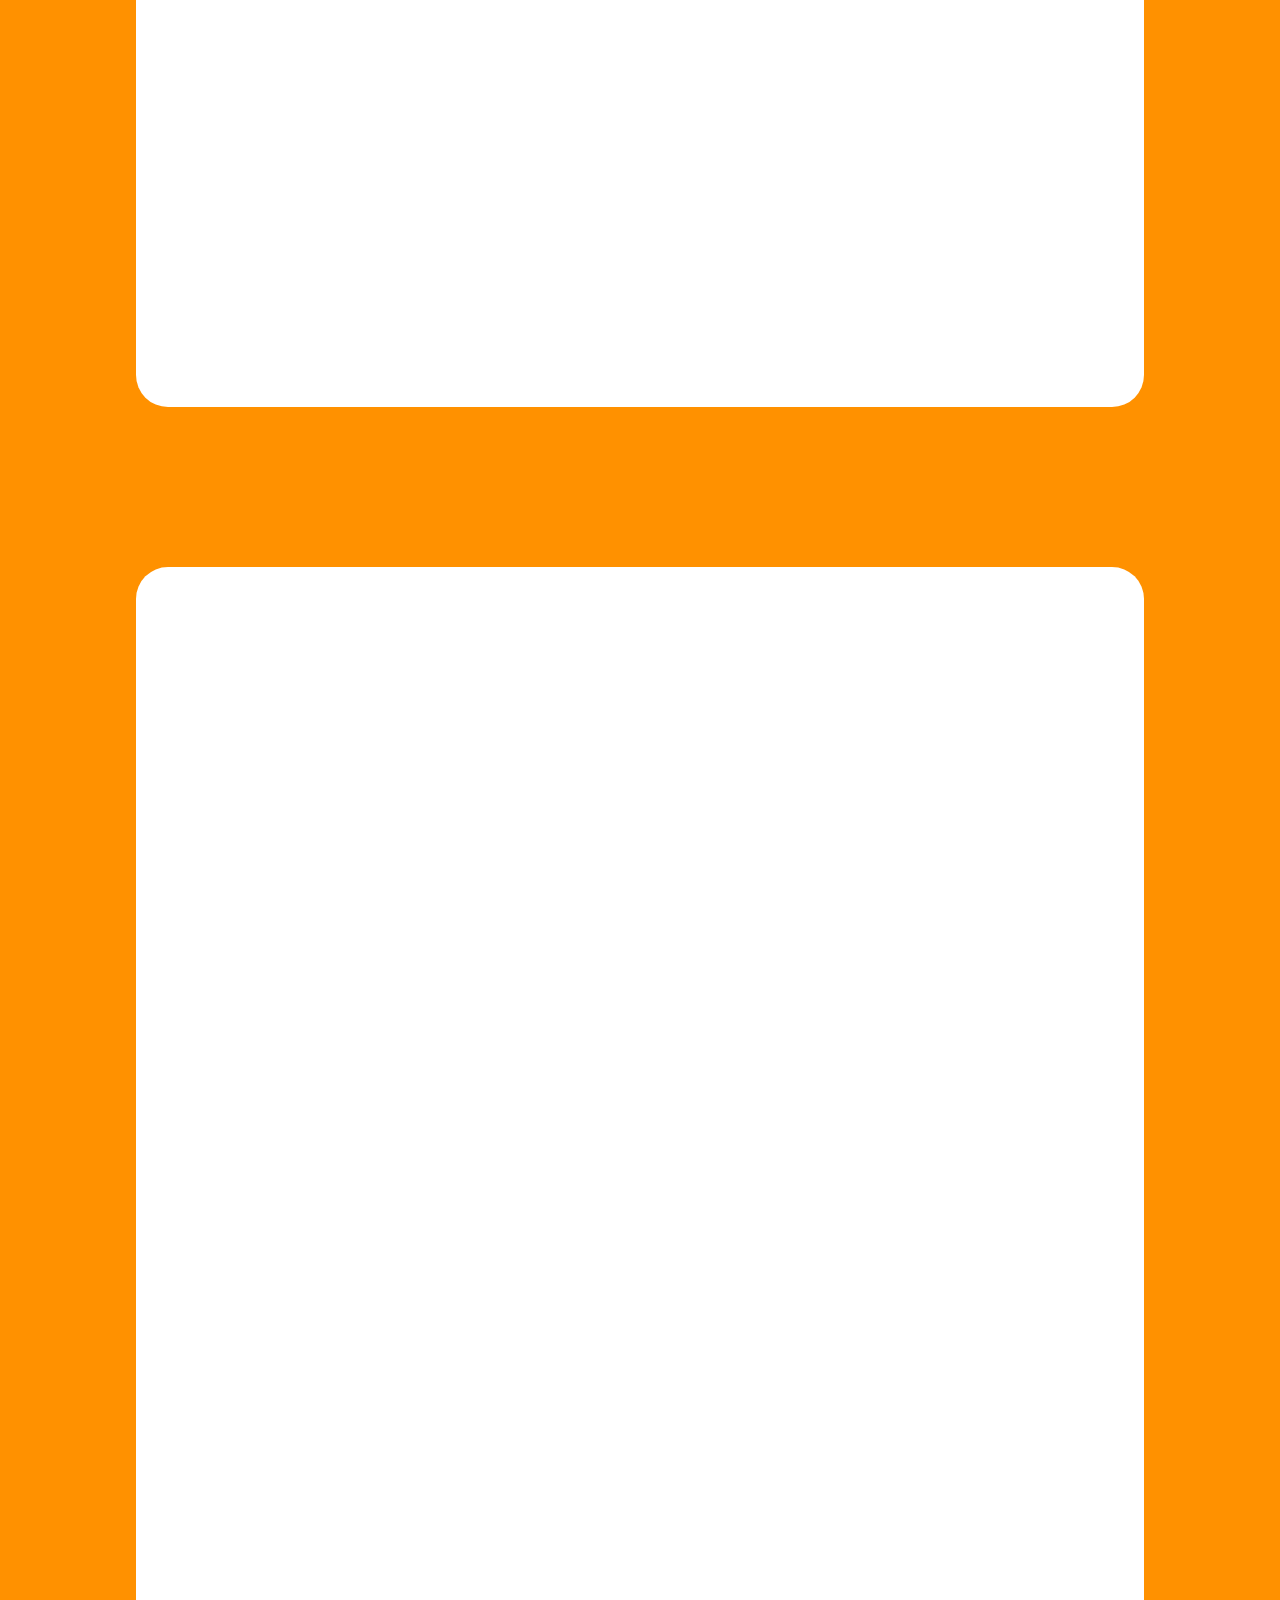
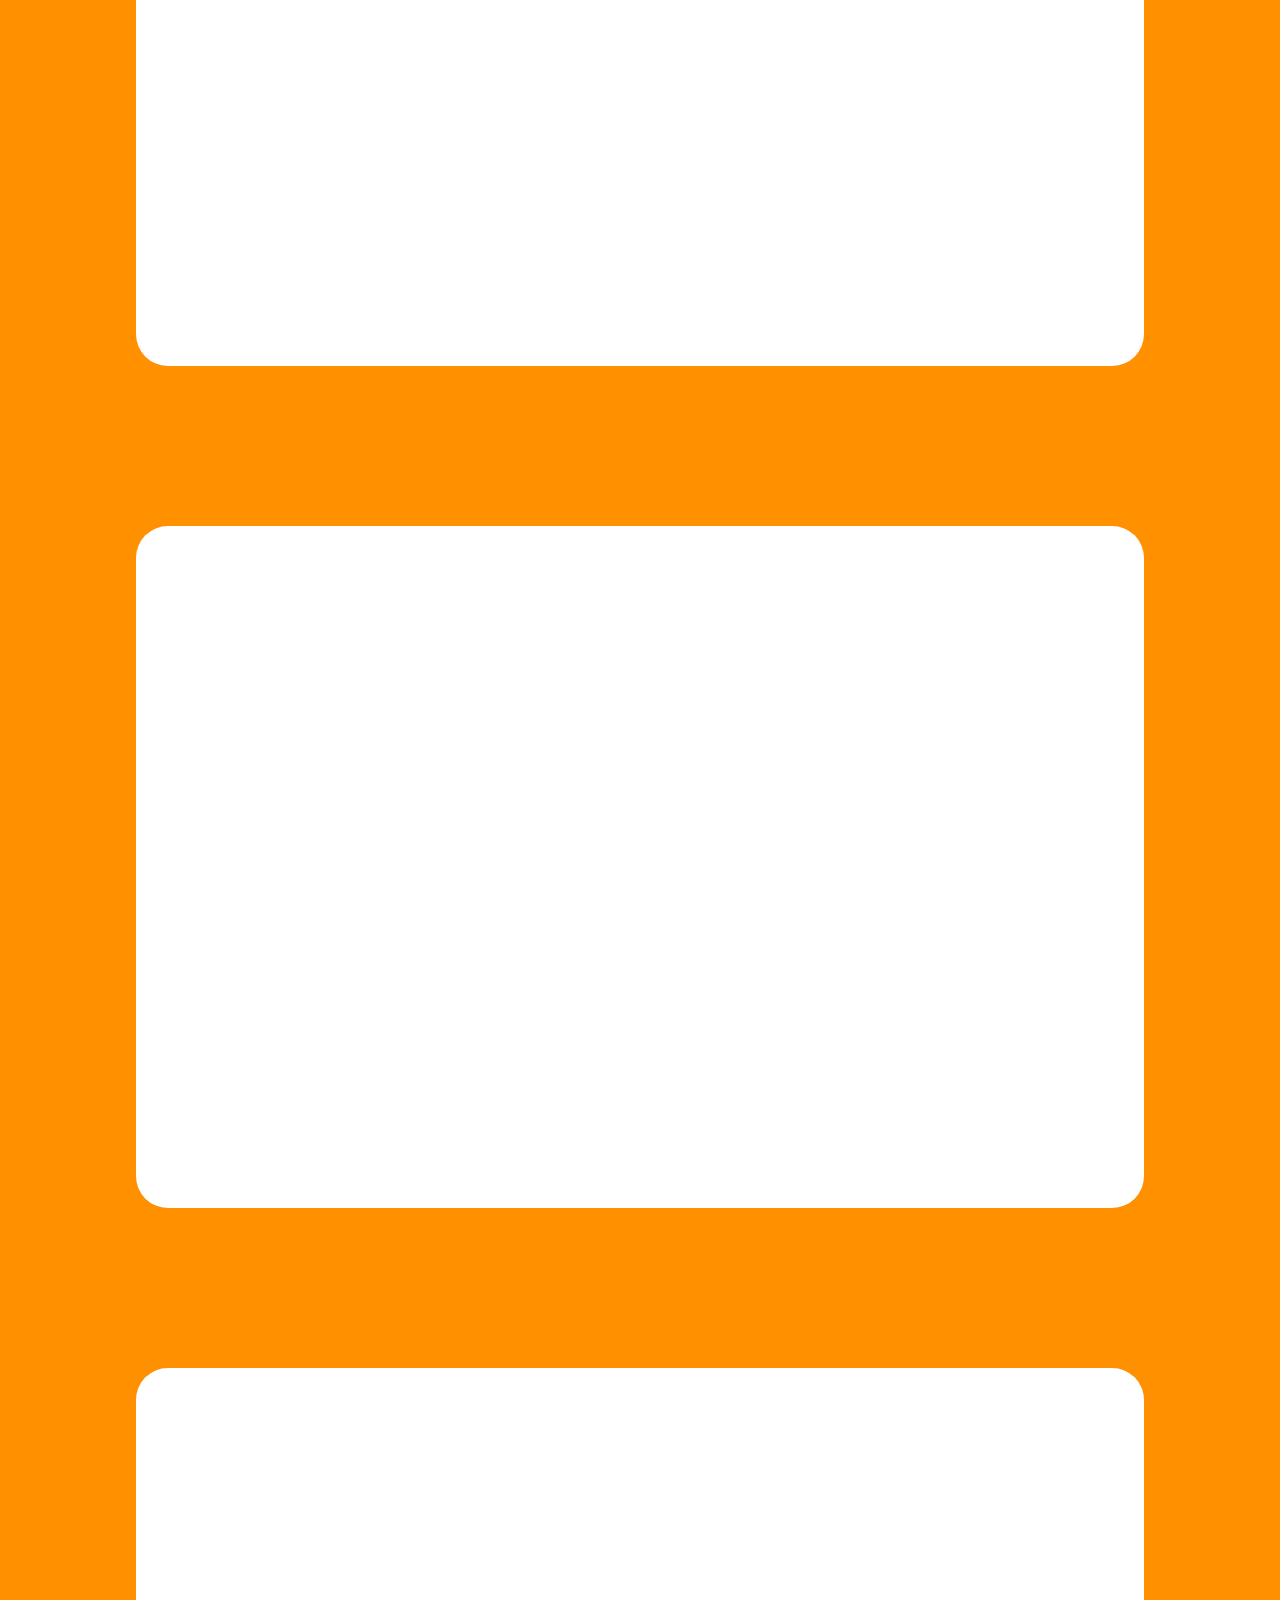
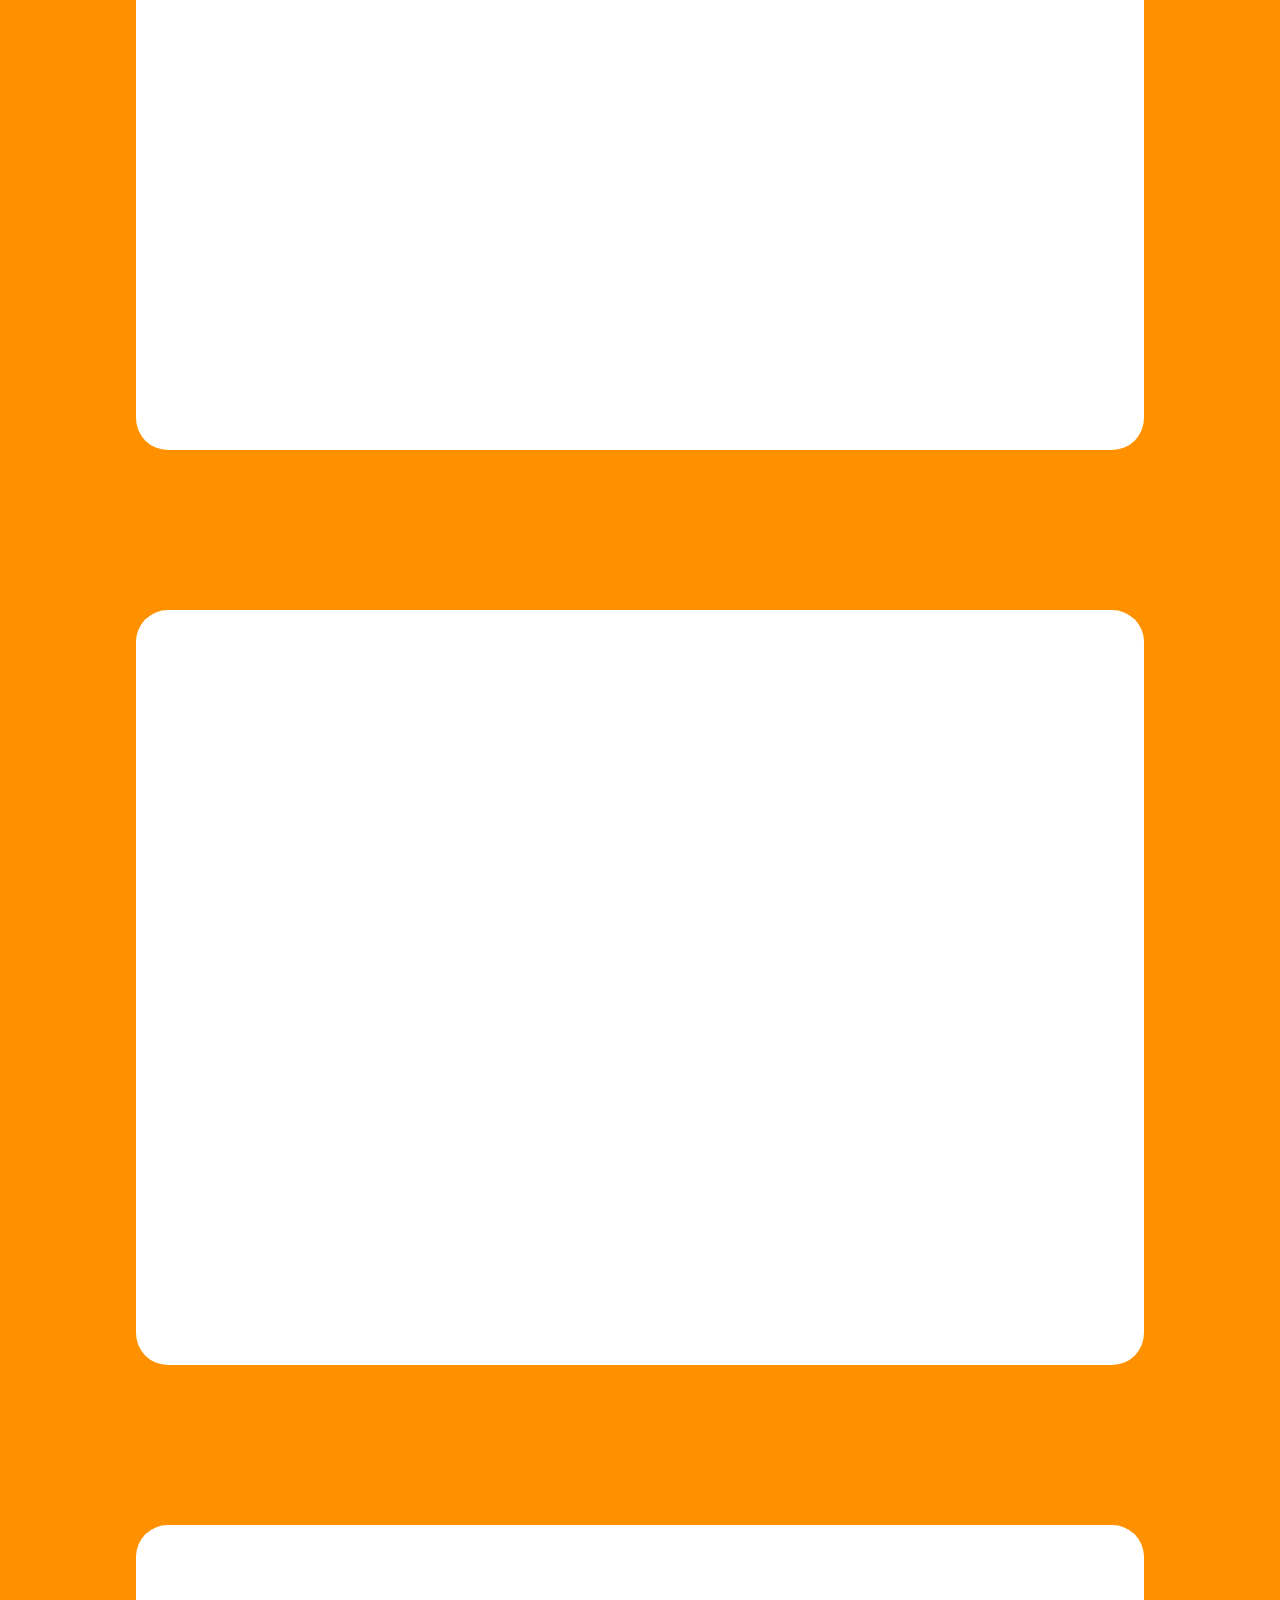
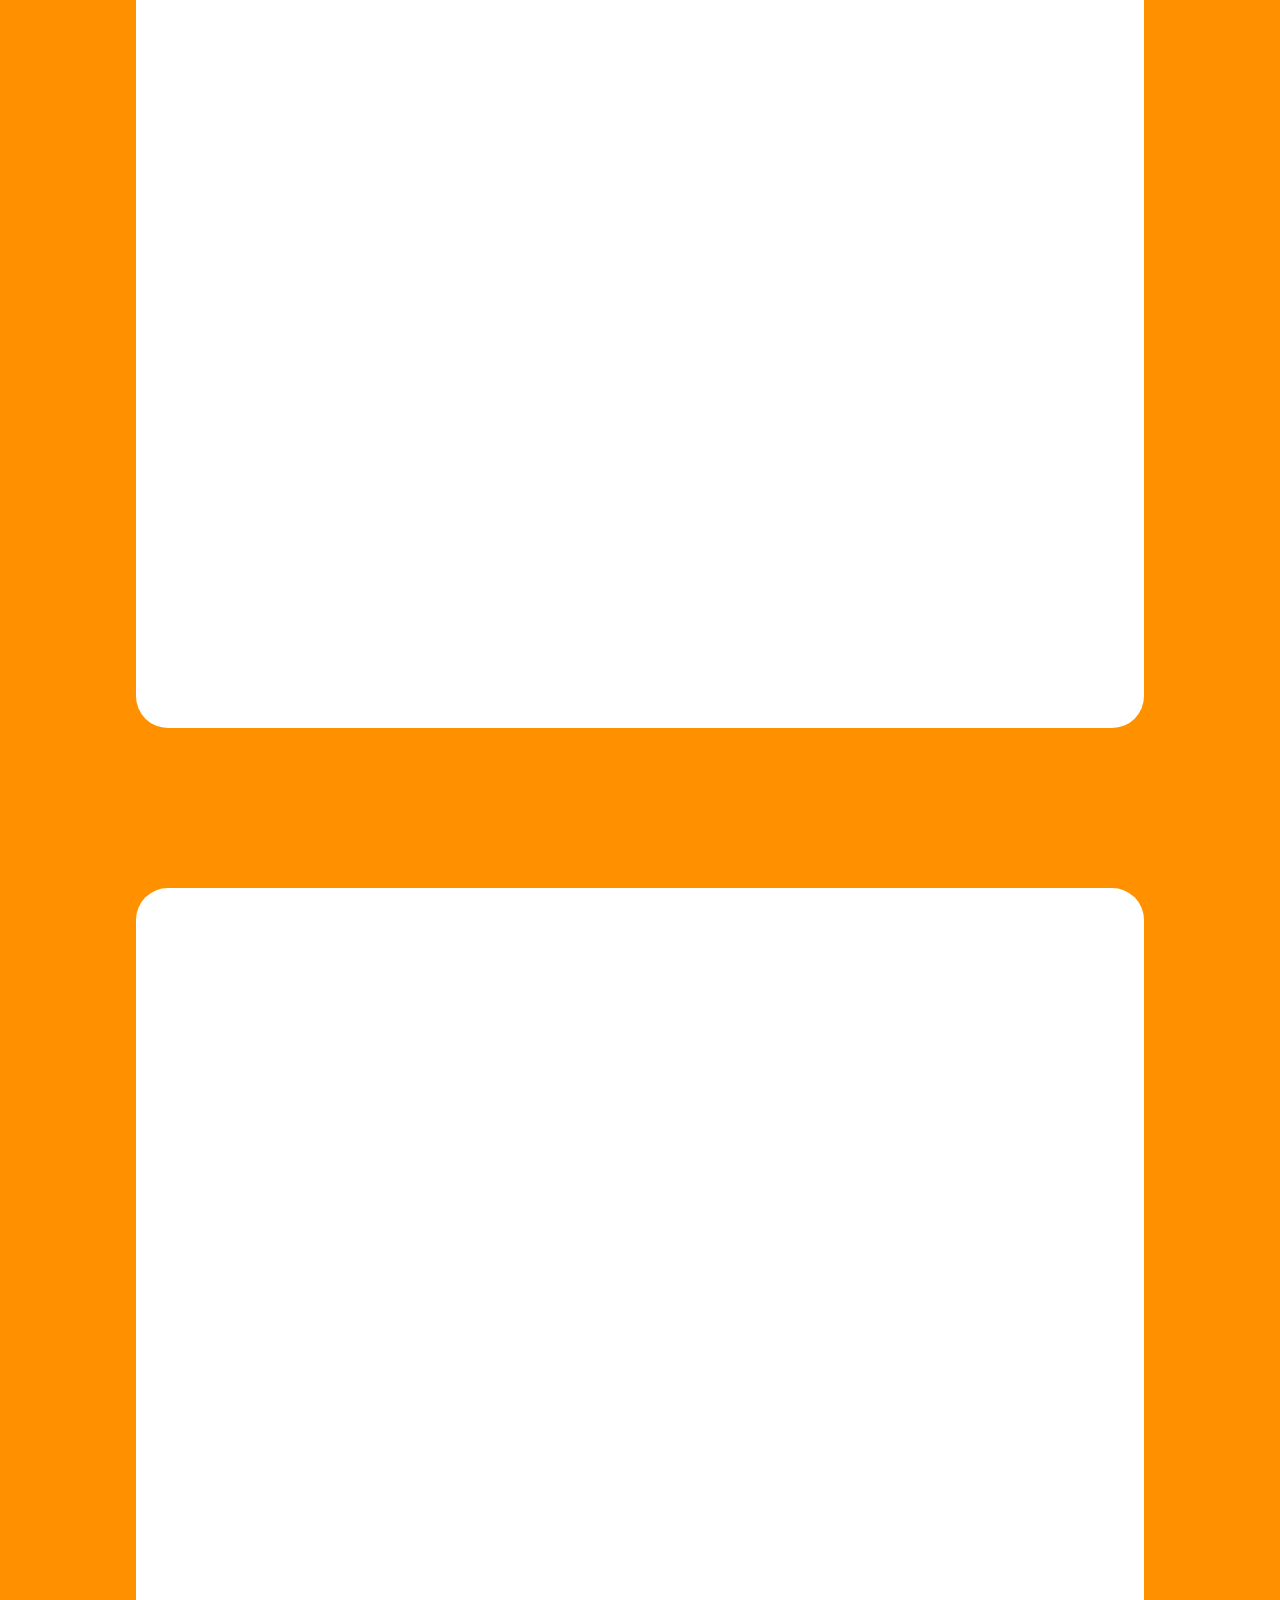
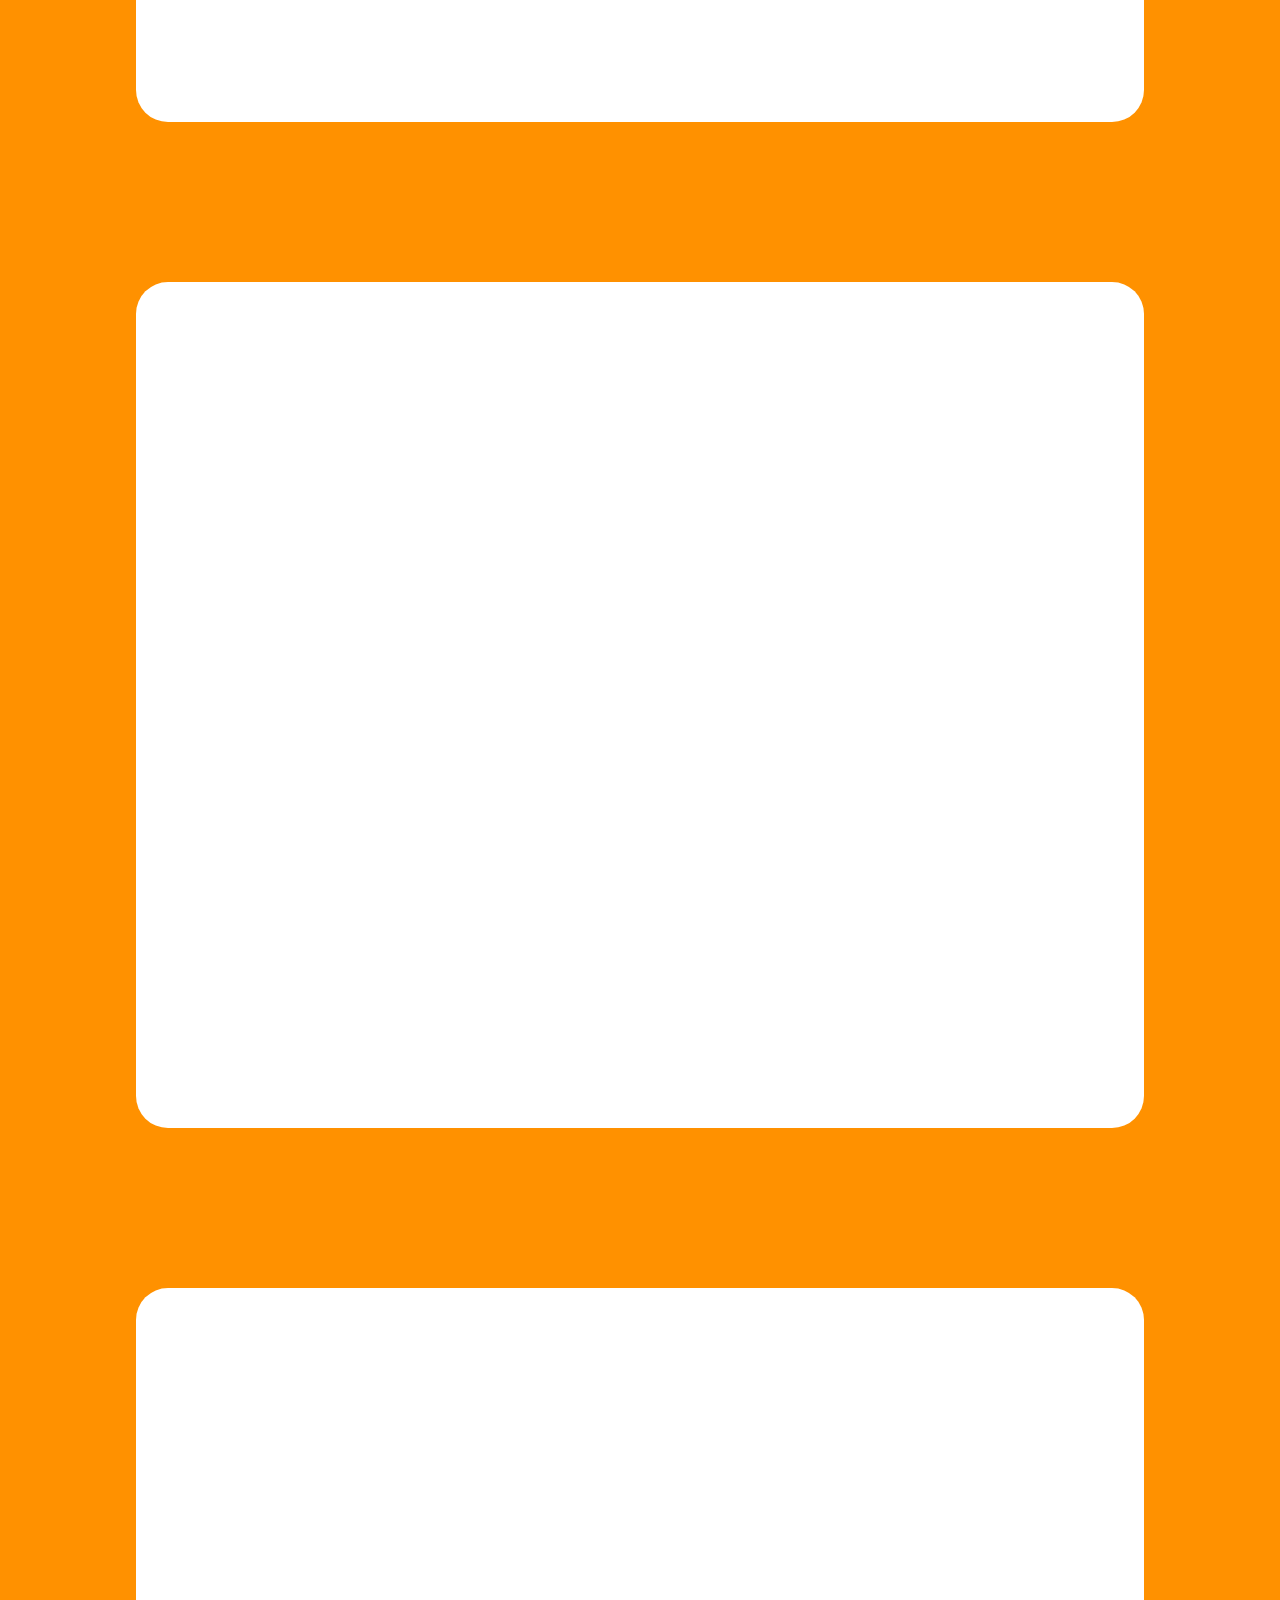
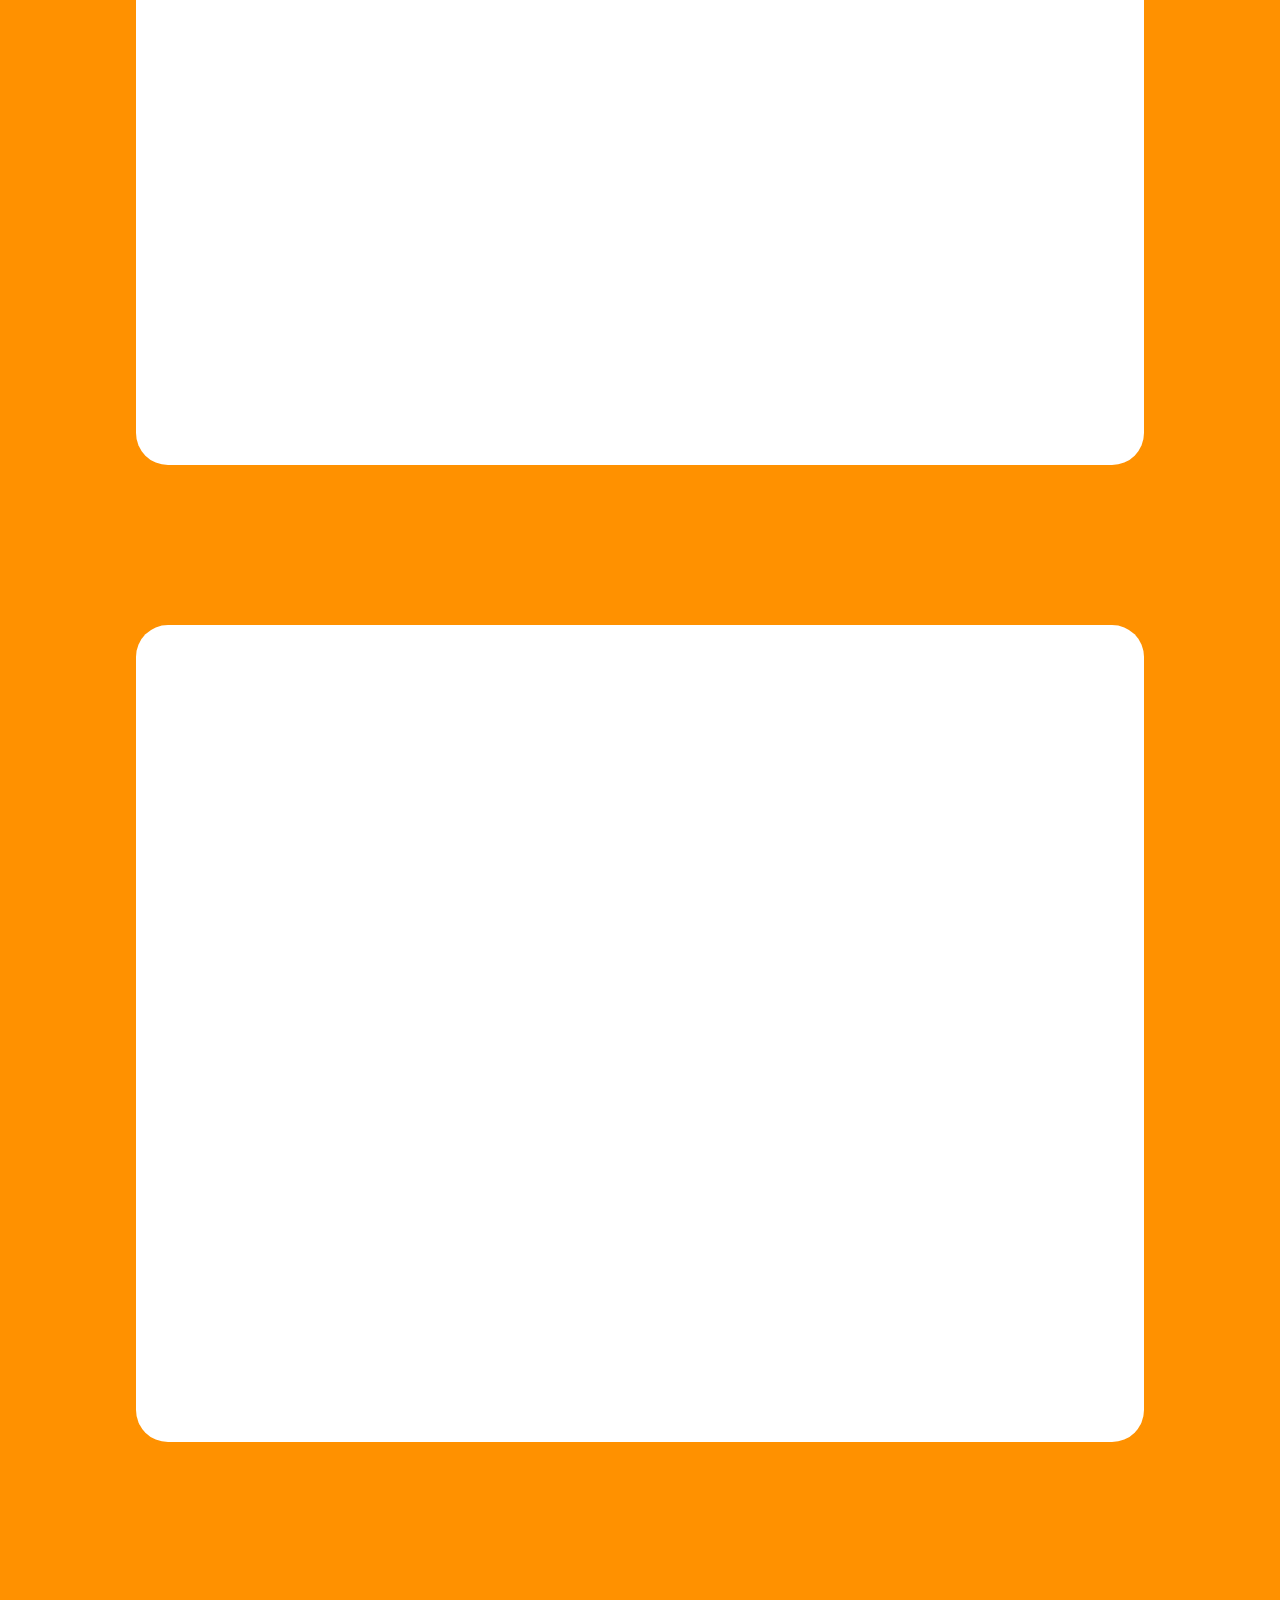
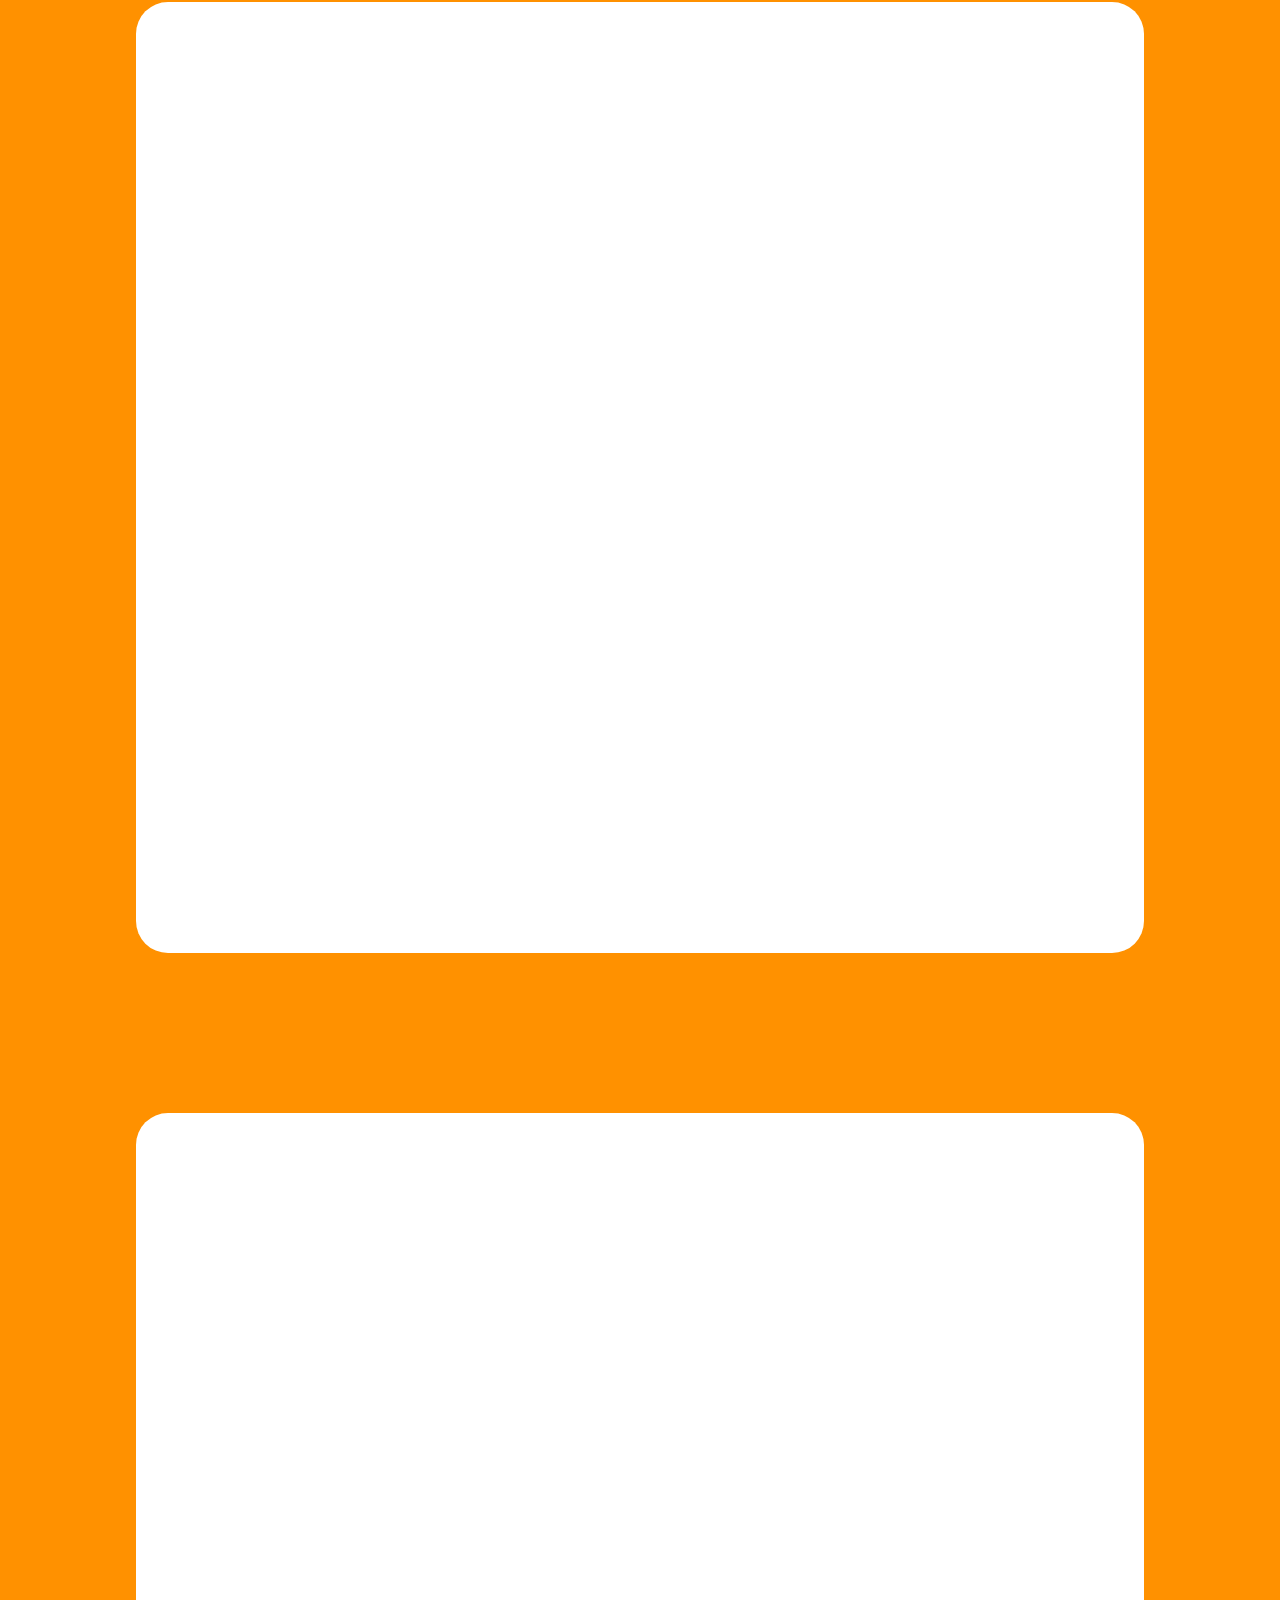
<file: page4.html>
<!DOCTYPE html>
<html  >
<head>
  <!-- Site made with Mobirise Website Builder v6.1.4, https://mobirise.com -->
  <meta charset="UTF-8">
  <meta http-equiv="X-UA-Compatible" content="IE=edge">
  <meta name="generator" content="Mobirise v6.1.4, mobirise.com">
  <meta name="viewport" content="width=device-width, initial-scale=1, minimum-scale=1">
  <link rel="shortcut icon" href="assets/images/chatgpt20image20220de20out.20de2020252017-09-28-96x64.png" type="image/x-icon">
  <meta name="description" content="">
  
  
  <title>maior ou menor</title>
  <link rel="stylesheet" href="assets/web/assets/mobirise-icons2/mobirise2.css">
  <link rel="stylesheet" href="assets/bootstrap/css/bootstrap.min.css">
  <link rel="stylesheet" href="assets/animatecss/animate.css">
  <link rel="stylesheet" href="assets/dropdown/css/style.css">
  <link rel="stylesheet" href="assets/theme/css/style.css">
  <link rel="preload" href="https://fonts.googleapis.com/css?family=Inter+Tight:100,200,300,400,500,600,700,800,900,100i,200i,300i,400i,500i,600i,700i,800i,900i&display=swap" as="style" onload="this.onload=null;this.rel='stylesheet'">
  <noscript><link rel="stylesheet" href="https://fonts.googleapis.com/css?family=Inter+Tight:100,200,300,400,500,600,700,800,900,100i,200i,300i,400i,500i,600i,700i,800i,900i&display=swap"></noscript>
  <link rel="preload" as="style" href="assets/mobirise/css/mbr-additional.css?v=UKFq5f"><link rel="stylesheet" href="assets/mobirise/css/mbr-additional.css?v=UKFq5f" type="text/css">

  
  
  
</head>
<body>
  
  <section data-bs-version="5.1" class="menu menu2 cid-uYLNGVtUOF" once="menu" id="menu02-6i">
	

	<nav class="navbar navbar-dropdown navbar-expand-lg">
		<div class="container">
			<div class="navbar-brand">
				<span class="navbar-logo">
					<a href="https://anaperrier.github.io/codeland/">
						<img src="assets/images/chatgpt20image20220de20out.20de2020252017-09-28-96x64.png" alt="Mobirise Website Builder" style="height: 5rem;">
					</a>
				</span>
				
			</div>
			<button class="navbar-toggler" type="button" data-toggle="collapse" data-bs-toggle="collapse" data-target="#navbarSupportedContent" data-bs-target="#navbarSupportedContent" aria-controls="navbarNavAltMarkup" aria-expanded="false" aria-label="Toggle navigation">
				<div class="hamburger">
					<span></span>
					<span></span>
					<span></span>
					<span></span>
				</div>
			</button>
			<div class="collapse navbar-collapse" id="navbarSupportedContent">
				
				
				<div class="navbar-buttons mbr-section-btn"><a class="btn btn-danger-outline display-4" href="page1.html">Conheça as Praticas Pedagógicas!</a></div>
			</div>
		</div>
	</nav>
</section>

<section data-bs-version="5.1" class="article9 cid-uYLCYDxJWW" id="article09-3j">
  

  
  
  <div class="container">
    <div class="row justify-content-center">
      <div class="card col-md-12 col-lg-10">
        <div class="card-wrapper">
          <div class="card-content-text">
            <h3 class="card-title mbr-fonts-style mbr-white mt-3 mb-4 display-2"><strong>cenário de ensino de qual número é maior ou menor a outro pelo scratch
</strong><div><strong><br></strong></div></h3>
          <div class="row card-box align-left">
            <div class="item features-without-image col-12">
              <div class="item-wrapper">
                <h4 class="mbr-section-subtitle mbr-fonts-style mb-3 display-5"></h4>
                <p class="mbr-text mbr-fonts-style display-7">Ano: 3º ano do Ensino Fundamental
<br>disciplina: Matemática
<br>Conteúdo: comparação de números, identificando qual é maior ou&nbsp; menor.<br>Objetivos de aprendizagem: desenvolver a capacidade de comparar e ordenar números, compreendendo relações de grandeza e aplicando o raciocínio lógico em situações matemáticas simples.<br>
                </p>
              </div>
            </div>
            <div class="item features-without-image col-12">
              <div class="item-wrapper">
                <h4 class="mbr-section-subtitle mbr-fonts-style mb-3 display-5">
                  <strong>Objetivos:</strong>
                </h4>
                <p class="mbr-text mbr-fonts-style display-7">Apresentar o projeto “ identificando qual número é maior ou menor a outro.” criado no Scratch. Explicar que o objetivo é ensinar matemática de forma lúdica e interativa, utilizando a programação em blocos. Mostrar passo a passo como acessar a plataforma, criar cenários, adicionar atores, programar variáveis e construir a lógica do jogo. Demonstrar que, seguindo as instruções, é possível montar um jogo educativo capaz de sortear multiplicações, verificar respostas, somar pontuação e exibir o resultado final ao aluno.&nbsp;<br>
                </p>
              </div>
            </div>
            <div class="item features-without-image col-12">
              <div class="item-wrapper">
                <h4 class="mbr-section-subtitle mbr-fonts-style mb-3 display-5"><strong>A. Entrar no Scratch e preparar o projeto
</strong><div><strong><br></strong></div></h4>
                <p class="mbr-text mbr-fonts-style display-7">Passo 1 — Acessar o site
<br> Acessar o navegador (Chrome, Edge ou Firefox) → clicar na barra de endereço no topo → digitar https://scratch.mit.edu
<br>
<br>Passo 2 — Abrir um projeto novo
<br>Localizar, no canto superior esquerdo do site, o botão Criar (fica na faixa superior, ao lado de “Explorar”/“Ideias”) → clicar em Criar.&nbsp;<br>
                </p>
              </div>
            </div>
          </div>
          </div>
          <div class="image-wrapper d-flex justify-content-center mt-3">
            <img src="assets/images/captura20de20tela202025-10-0220232758-1042x531.png" alt="Mobirise Website Builder">
          </div>
        </div>
      </div>
    </div>
  </div>
</section>

<section data-bs-version="5.1" class="article9 cid-uYLCYDQatZ" id="article09-3k">
  

  
  
  <div class="container">
    <div class="row justify-content-center">
      <div class="card col-md-12 col-lg-10">
        <div class="card-wrapper">
          <div class="card-content-text">
            
          <div class="row card-box align-left">
            <div class="item features-without-image col-12">
              <div class="item-wrapper">
                <h4 class="mbr-section-subtitle mbr-fonts-style mb-3 display-5"></h4>
                <p class="mbr-text mbr-fonts-style display-7">Passo 3 — Renomear o projeto
<br>Localizar, no topo da página, o nome do projeto (costuma aparecer “Sem título”/“Untitled”) → clicar sobre o nome → digitar Desafio da Tabuada → pressionar Enter para confirmar.<br><br><br>
                </p>
              </div>
            </div>
            
            
          </div>
          </div>
          <div class="image-wrapper d-flex justify-content-center mt-3">
            <img src="assets/images/captura20de20tela202025-10-0220232758-1042x531.png" alt="Mobirise Website Builder">
          </div>
        </div>
      </div>
    </div>
  </div>
</section>

<section data-bs-version="5.1" class="article9 cid-uYLCYE5Htb" id="article09-3l">
  

  
  
  <div class="container">
    <div class="row justify-content-center">
      <div class="card col-md-12 col-lg-10">
        <div class="card-wrapper">
          <div class="card-content-text">
            
          <div class="row card-box align-left">
            <div class="item features-without-image col-12">
              <div class="item-wrapper">
                <h4 class="mbr-section-subtitle mbr-fonts-style mb-3 display-5"></h4>
                <p class="mbr-text mbr-fonts-style display-7">Passo 4 — Salvar o projeto
<br>Ir ao menu Arquivo (no topo) → clicar em Guardar agora (ou Salvar agora).
<br><br><br>
                </p>
              </div>
            </div>
            
            
          </div>
          </div>
          <div class="image-wrapper d-flex justify-content-center mt-3">
            <img src="assets/images/captura20de20tela202025-10-0220233242passo4-1122x582.png" alt="Mobirise Website Builder">
          </div>
        </div>
      </div>
    </div>
  </div>
</section>

<section data-bs-version="5.1" class="article9 cid-uYLCYEkgt6" id="article09-3m">
  

  
  
  <div class="container">
    <div class="row justify-content-center">
      <div class="card col-md-12 col-lg-10">
        <div class="card-wrapper">
          <div class="card-content-text">
            <h3 class="card-title mbr-fonts-style mbr-white mt-3 mb-4 display-2"><br><div><strong><br></strong></div></h3>
          <div class="row card-box align-left">
            
            <div class="item features-without-image col-12 active">
              <div class="item-wrapper">
                <h4 class="mbr-section-subtitle mbr-fonts-style mb-3 display-5"><strong>B. Entender a tela do editor (orientação rápida)
</strong><div><strong><br></strong></div></h4>
                <p class="mbr-text mbr-fonts-style display-7">Passo 5 — Identificar as áreas da tela
<br>Palco: quadro grande à direita onde aparecem gato/personagens.
<br>
<br>
<br>Atores (sprites): miniaturas no canto inferior direito.
<br>
<br>
<br>Cenários (Palco): miniatura do Palco ao lado dos atores; serve para trocar o fundo.
<br>
<br>
<br>Área de Código: coluna à esquerda, com categorias por cor (Eventos, Controle, Aparência, Variáveis, etc.).
<br>
<br>
<br>Bandeira verde / stop vermelho: canto superior direito do palco, para iniciar/parar o projeto.&nbsp;<br>
                </p>
              </div>
            </div>
            
          </div>
          </div>
          <div class="image-wrapper d-flex justify-content-center mt-3">
            <img src="assets/images/captura20de20tela202025-10-0220233750pass5-1090x553.png" alt="Mobirise Website Builder">
          </div>
        </div>
      </div>
    </div>
  </div>
</section>

<section data-bs-version="5.1" class="article9 cid-uYLCYECkoJ" id="article09-3n">
  

  
  
  <div class="container">
    <div class="row justify-content-center">
      <div class="card col-md-12 col-lg-10">
        <div class="card-wrapper">
          <div class="card-content-text">
            <h3 class="card-title mbr-fonts-style mbr-white mt-3 mb-4 display-2"><br><div><strong><br></strong></div></h3>
          <div class="row card-box align-left">
            
            <div class="item features-without-image col-12 active">
              <div class="item-wrapper">
                <h4 class="mbr-section-subtitle mbr-fonts-style mb-3 display-5"><strong>C. Criar os cenários (Menu e Jogo)</strong><div><strong></strong><br><div><strong><br></strong></div></div></h4>
                <p class="mbr-text mbr-fonts-style display-7">Passo 6 — Selecionar o Palco
<br> Ir ao canto inferior direito → clicar na miniatura escrita Palco (ou Stage).
<br>
<br>
<br>Atores (sprites): miniaturas no canto inferior direito.
<br>
<br>
<br>Cenários (Palco): miniatura do Palco ao lado dos atores; serve para trocar o fundo.
<br>
<br>
<br>Área de Código: coluna à esquerda, com categorias por cor (Eventos, Controle, Aparência, Variáveis, etc.).
<br>
<br>
<br>Bandeira verde / stop vermelho: canto superior direito do palco, para iniciar/parar o projeto.&nbsp;<br>
                </p>
              </div>
            </div>
            
          </div>
          </div>
          <div class="image-wrapper d-flex justify-content-center mt-3">
            <img src="assets/images/captura20de20tela202025-10-0220233750pass5-1090x553.png" alt="Mobirise Website Builder">
          </div>
        </div>
      </div>
    </div>
  </div>
</section>

<section data-bs-version="5.1" class="article9 cid-uYLCYESj45" id="article09-3o">
  

  
  
  <div class="container">
    <div class="row justify-content-center">
      <div class="card col-md-12 col-lg-10">
        <div class="card-wrapper">
          <div class="card-content-text">
            
          <div class="row card-box align-left">
            
            <div class="item features-without-image col-12 active">
              <div class="item-wrapper">
                
                <p class="mbr-text mbr-fonts-style display-7">Passo 7 — Abrir a aba Cenários
<br>Olhar a faixa acima da área de blocos → clicar na aba Cenários (ou Backdrops)&nbsp;<br>
                </p>
              </div>
            </div>
            
          </div>
          </div>
          <div class="image-wrapper d-flex justify-content-center mt-3">
            <img src="assets/images/passo7-748x379.png" alt="Mobirise Website Builder">
          </div>
        </div>
      </div>
    </div>
  </div>
</section>

<section data-bs-version="5.1" class="article9 cid-uYLCYF95J5" id="article09-3p">
  

  
  
  <div class="container">
    <div class="row justify-content-center">
      <div class="card col-md-12 col-lg-10">
        <div class="card-wrapper">
          <div class="card-content-text">
            
          <div class="row card-box align-left">
            
            <div class="item features-without-image col-12 active">
              <div class="item-wrapper">
                
                <p class="mbr-text mbr-fonts-style display-7">Passo 7 — Abrir a aba Cenários
<br>Olhar a faixa acima da área de blocos → clicar na aba Cenários (ou Backdrops)&nbsp;<br>
                </p>
              </div>
            </div>
            
          </div>
          </div>
          <div class="image-wrapper d-flex justify-content-center mt-3">
            <img src="assets/images/passo7-748x379.png" alt="Mobirise Website Builder">
          </div>
        </div>
      </div>
    </div>
  </div>
</section>

<section data-bs-version="5.1" class="article9 cid-uYLCYFr1Kt" id="article09-3q">
  

  
  
  <div class="container">
    <div class="row justify-content-center">
      <div class="card col-md-12 col-lg-10">
        <div class="card-wrapper">
          <div class="card-content-text">
            
          <div class="row card-box align-left">
            
            <div class="item features-without-image col-12 active">
              <div class="item-wrapper">
                
                <p class="mbr-text mbr-fonts-style display-7">Passo 8 — Adicionar o cenário do Menu
<br>Ir ao canto inferior direito, abaixo das miniaturas de cenário → clicar em Escolher Cenário (ícone de paisagem; em algumas versões aparece botão verde “Carregar Cenário”) → escolher um fundo Quadriculado/XY-grid (ou outro de preferência).&nbsp;<br></p>
              </div>
            </div>
            
          </div>
          </div>
          <div class="image-wrapper d-flex justify-content-center mt-3">
            <img src="assets/images/passo8-753x391.png" alt="Mobirise Website Builder">
          </div>
        </div>
      </div>
    </div>
  </div>
</section>

<section data-bs-version="5.1" class="article9 cid-uYLCYFH4mH" id="article09-3r">
  

  
  
  <div class="container">
    <div class="row justify-content-center">
      <div class="card col-md-12 col-lg-10">
        <div class="card-wrapper">
          <div class="card-content-text">
            
          <div class="row card-box align-left">
            
            <div class="item features-without-image col-12 active">
              <div class="item-wrapper">
                
                <p class="mbr-text mbr-fonts-style display-7">Passo 9 — Escrever o título no Menu (ferramenta Texto “T”)
<br>Estando na aba Cenários, localizar a barra de ferramentas de desenho (lado esquerdo do editor de cenário) → clicar no ícone Texto (letra T) → clicar no cenário (área grande) → digitar Desafio da Tabuada → escolher cor legível (preto/azul escuro) → arrastar o texto para o centro.
<br>&nbsp;<br></p>
              </div>
            </div>
            
          </div>
          </div>
          <div class="image-wrapper d-flex justify-content-center mt-3">
            <img src="assets/images/passo9-739x376.png" alt="Mobirise Website Builder">
          </div>
        </div>
      </div>
    </div>
  </div>
</section>

<section data-bs-version="5.1" class="article9 cid-uYLCYFXwxS" id="article09-3s">
  

  
  
  <div class="container">
    <div class="row justify-content-center">
      <div class="card col-md-12 col-lg-10">
        <div class="card-wrapper">
          <div class="card-content-text">
            
          <div class="row card-box align-left">
            
            <div class="item features-without-image col-12 active">
              <div class="item-wrapper">
                
                <p class="mbr-text mbr-fonts-style display-7"><br>Passo 10 — Renomear o cenário para “Menu”
<br>No painel de miniaturas de cenários (lado direito do editor de cenário) clique em palco , localizar o nome do cenário atual canto esquerdo (por exemplo, “backdrop1”) → clicar no nome → digitar Menu → pressionar Enter.&nbsp;legível (preto/azul escuro) → arrastar o texto para o centro.
<br>&nbsp;<br></p>
              </div>
            </div>
            
          </div>
          </div>
          <div class="image-wrapper d-flex justify-content-center mt-3">
            <img src="assets/images/passo10-748x381.png" alt="Mobirise Website Builder">
          </div>
        </div>
      </div>
    </div>
  </div>
</section>

<section data-bs-version="5.1" class="article9 cid-uYLCYGfyWF" id="article09-3t">
  

  
  
  <div class="container">
    <div class="row justify-content-center">
      <div class="card col-md-12 col-lg-10">
        <div class="card-wrapper">
          <div class="card-content-text">
            
          <div class="row card-box align-left">
            
            <div class="item features-without-image col-12 active">
              <div class="item-wrapper">
                
                <p class="mbr-text mbr-fonts-style display-7"><br>Passo 11 — Criar o cenário do Jogo (fundo limpo)
<br> Clicar novamente em Escolher Cenário → escolher um fundo branco ou azul claro (limpo) → renomear esse novo cenário para Jogo (clicar no nome do cenário nas miniaturas e digitar “Jogo”).
<br><br>&nbsp;<br></p>
              </div>
            </div>
            
          </div>
          </div>
          <div class="image-wrapper d-flex justify-content-center mt-3">
            <img src="assets/images/passo11-751x392.png" alt="Mobirise Website Builder">
          </div>
        </div>
      </div>
    </div>
  </div>
</section>

<section data-bs-version="5.1" class="article9 cid-uYLCYGvGn5" id="article09-3u">
  

  
  
  <div class="container">
    <div class="row justify-content-center">
      <div class="card col-md-12 col-lg-10">
        <div class="card-wrapper">
          <div class="card-content-text">
            
          <div class="row card-box align-left">
            
            <div class="item features-without-image col-12 active">
              <div class="item-wrapper">
                
                <p class="mbr-text mbr-fonts-style display-7"><br>Passo 12 — Preparar o ator Professor
<br>Localizar o sprite do gato nas miniaturas de atores (canto inferior direito) → clicar com botão esquerdo → (opcional) clicar no nome “Sprite1” e renomear para Professor<br>&nbsp;<br></p>
              </div>
            </div>
            
          </div>
          </div>
          <div class="image-wrapper d-flex justify-content-center mt-3">
            <img src="assets/images/passo12-750x384.png" alt="Mobirise Website Builder">
          </div>
        </div>
      </div>
    </div>
  </div>
</section>

<section data-bs-version="5.1" class="article9 cid-uYLCYGMk2k" id="article09-3v">
  

  
  
  <div class="container">
    <div class="row justify-content-center">
      <div class="card col-md-12 col-lg-10">
        <div class="card-wrapper">
          <div class="card-content-text">
            
          <div class="row card-box align-left">
            
            <div class="item features-without-image col-12 active">
              <div class="item-wrapper">
                
                <p class="mbr-text mbr-fonts-style display-7"><br><br>Passo 13 — Adicionar o ator Botão Iniciar
<br>13.1 No canto inferior direito, clicar em Escolher Ator (ícone de gatinho com lupa) → escolher um botão (ex.: círculo/bola) → 13.2  clicar no nome do ator e renomear para Iniciar → arrastar o botão para a parte inferior do cenário Menu, abaixo do título.<br></p>
              </div>
            </div>
            
          </div>
          </div>
          <div class="image-wrapper d-flex justify-content-center mt-3">
            <img src="assets/images/passo13-763x399.png" alt="Mobirise Website Builder">
          </div>
        </div>
      </div>
    </div>
  </div>
</section>

<section data-bs-version="5.1" class="article9 cid-uYLCYH38IG" id="article09-3w">
  

  
  
  <div class="container">
    <div class="row justify-content-center">
      <div class="card col-md-12 col-lg-10">
        <div class="card-wrapper">
          <div class="card-content-text">
            
          <div class="row card-box align-left">
            
            <div class="item features-without-image col-12 active">
              <div class="item-wrapper">
                
                <p class="mbr-text mbr-fonts-style display-7"><br><br>Passo 14 — Programar o Botão Iniciar<br>
<br>14.1  Selecionar o ator Iniciar (clicar nele) → abrir a aba Código (acima da área de blocos).<br>
<br>14.2 Abrir Eventos (amarelo) → arrastar quando este ator for clicado.
<br>
<br>
<br>14.3 Abrir Aparência (roxo) → arrastar mudar para o cenário [ ] → clicar na setinha do bloco e selecionar Jogo (com J maiúsculo).&nbsp;<br></p>
              </div>
            </div>
            
          </div>
          </div>
          <div class="image-wrapper d-flex justify-content-center mt-3">
            <img src="assets/images/passo14-758x385.png" alt="Mobirise Website Builder">
          </div>
        </div>
      </div>
    </div>
  </div>
</section>

<section data-bs-version="5.1" class="article9 cid-uYLCYHk5AA" id="article09-3x">
  

  
  
  <div class="container">
    <div class="row justify-content-center">
      <div class="card col-md-12 col-lg-10">
        <div class="card-wrapper">
          <div class="card-content-text">
            
          <div class="row card-box align-left">
            
            <div class="item features-without-image col-12 active">
              <div class="item-wrapper">
                
                <p class="mbr-text mbr-fonts-style display-7"><br><br>Passo 15 — Garantir início no Menu
<br> Selecionar Palco ou ator Professor → em Eventos (amarelo), arrastar quando a bandeira verde for clicada → em Aparência (roxo), arrastar mudar para o cenário [Menu].<br></p>
              </div>
            </div>
            
          </div>
          </div>
          <div class="image-wrapper d-flex justify-content-center mt-3">
            <img src="assets/images/passo15-766x392.png" alt="Mobirise Website Builder">
          </div>
        </div>
      </div>
    </div>
  </div>
</section>

<section data-bs-version="5.1" class="article9 cid-uYLCYHAhFv" id="article09-3y">
  

  
  
  <div class="container">
    <div class="row justify-content-center">
      <div class="card col-md-12 col-lg-10">
        <div class="card-wrapper">
          <div class="card-content-text">
            
          <div class="row card-box align-left">
            
            <div class="item features-without-image col-12 active">
              <div class="item-wrapper">
                <h4 class="mbr-section-subtitle mbr-fonts-style mb-3 display-5"><div><div><strong>F. Criar variáveis (valores que o jogo usa)
</strong></div></div><div><strong><br></strong></div></h4>
                <p class="mbr-text mbr-fonts-style display-7">Passo 16 — Abrir a categoria Variáveis
<br> Na coluna esquerda, clicar em Variáveis (blocos laranja).&nbsp;<br></p>
              </div>
            </div>
            
          </div>
          </div>
          <div class="image-wrapper d-flex justify-content-center mt-3">
            <img src="assets/images/passo16-762x388.png" alt="Mobirise Website Builder">
          </div>
        </div>
      </div>
    </div>
  </div>
</section>

<section data-bs-version="5.1" class="article9 cid-uYLCYHTWZK" id="article09-3z">
  

  
  
  <div class="container">
    <div class="row justify-content-center">
      <div class="card col-md-12 col-lg-10">
        <div class="card-wrapper">
          <div class="card-content-text">
            
          <div class="row card-box align-left">
            
            <div class="item features-without-image col-12 active">
              <div class="item-wrapper">
                
                <p class="mbr-text mbr-fonts-style display-7"><br><br>Passo 17 — Criar variáveis “para todos os atores”
<br> Clicar em Criar uma variável → marcar Para todos os atores → criar, uma por uma:
<br> Multiplicando, Multiplicador, RespostaCorreta, Pontuação, Rodada.
<br> (Deixar visíveis na tela apenas Pontuação e Rodada, se desejar, marcando/desmarcando as caixinhas ao lado de cada nome.)&nbsp;<br></p>
              </div>
            </div>
            
          </div>
          </div>
          <div class="image-wrapper d-flex justify-content-center mt-3">
            <img src="assets/images/varimais20ou-948x600.png" alt="Mobirise Website Builder">
          </div>
        </div>
      </div>
    </div>
  </div>
</section>

<section data-bs-version="5.1" class="article9 cid-uYLCYIaFH9" id="article09-40">
  

  
  
  <div class="container">
    <div class="row justify-content-center">
      <div class="card col-md-12 col-lg-10">
        <div class="card-wrapper">
          <div class="card-content-text">
            
          <div class="row card-box align-left">
            
            <div class="item features-without-image col-12 active">
              <div class="item-wrapper">
                <h4 class="mbr-section-subtitle mbr-fonts-style mb-3 display-5"><div><div><strong>G. Programar a lógica da tabuada (no Professor)
</strong></div></div><div><strong><br></strong></div><div><strong><br></strong></div></h4>
                <p class="mbr-text mbr-fonts-style display-7">Antes de começar: selecionar o ator Professor (clicar no gato) e abrir a aba Código.
<br>
<br>Passo 18 — Iniciar o jogo (evento e preparação)
<br>Adicionar o evento de início do jogo
<br>
<br>
<br>Ir em Eventos (amarelo) → arrastar quando o cenário mudar para [Jogo].
<br>
<br>
<br>(Se o seu cenário do jogo tiver outro nome, selecionar o nome correto na setinha.)
<br>
<br>
<br>Zerar as variáveis no início
<br>
<br>
<br>Ir em Variáveis (laranja) → arrastar mudar [Pontuacao] para [0].
<br>
<br>
<br>Arrastar mudar [Rodada] para [0].
<br>
<br>
<br>Definir a quantidade de perguntas
<br>
<br>
<br>Ir em Controle (laranja claro) → arrastar repita (10).
<br>
<br>
<br>Colocar tudo dos próximos passos (19 a 23) DENTRO desse repita (10).
<br>
<br>
<br>💡 Dica: se você também usa bandeira verde para ir ao Menu, deixar o bloco do Menu no Palco. O Professor deve começar com este evento: quando o cenário mudar para [Jogo].
<br>
<br>Passo 19 — Sortear dois números (1 a 2000) e garantir que sejam diferentes (dentro do repita (10))
<br>Sortear os números
<br>
<br>
<br>Variáveis (laranja) → arrastar mudar [Numero1] para [ ]
<br> → Operadores (verde) → arrastar número aleatório entre (1) e (10)
<br> → trocar o 10 por 2000.
<br>
<br>
<br>Variáveis → arrastar mudar [Numero2] para [ ]
<br> → Operadores → número aleatório entre (1) e (2000).
<br>
<br>
<br>Evitar que saiam iguais (jeito simples)
<br>
<br>
<br>Controle (laranja claro) → arrastar se &lt; &gt; então
<br>
<br>
<br>Operadores (verde) → arrastar o = [ ] [ ] para o losango do se.
<br>
<br>
<br>No 1º campo do = → arrastar Numero1 (Variáveis).
<br>
<br>
<br>No 2º campo do = → arrastar Numero2.
<br>
<br>
<br>Dentro do se → Variáveis → mudar [Numero2] para (número aleatório entre (1) e (2000)).
<br>
<br>
<br>✅ Assim, se vierem iguais, o Scratch sorteia outro Numero2 e segue o jogo.
<br> (Se preferir, pode usar repita até que <numero1 ≠="" numero2="">; como em alguns Scratch o ≠ não aparece, o jeito acima é o mais fácil.)
<br>
<br>Passo 20 — Definir qual é o MAIOR (dentro do repita (10))
<br>Comparar os dois números
<br>
<br>
<br>Controle (laranja claro) → arrastar se &lt; &gt; então / senão.
<br>
<br>
<br>Operadores (verde) → arrastar o &gt; [ ] [ ] para o losango do se.
<br>
<br>
<br>No 1º campo → arrastar Numero1.
<br>
<br>
<br>No 2º campo → arrastar Numero2.
<br>
<br>
<br>Guardar o maior na variável Maior
<br>
<br>
<br>No “então” → Variáveis → mudar [Maior] para (Numero1)
<br>
<br>
<br>No “senão” → Variáveis → mudar [Maior] para (Numero2)
<br>
<br>
<br>
<br>Passo 21 — Perguntar ao aluno (dentro do repita (10))
<br>Criar a pergunta
<br>
<br>
<br>Sensores (azul-claro) → arrastar pergunte [ ] e espere.
<br>
<br>
<br>Montar o texto com junte
<br>
<br>
<br>Operadores (verde) → arrastar junte [ ] [ ] para dentro do campo do pergunte.
<br>
<br>
<br>No 1º espaço: digitar Qual é maior: (com espaço depois dos dois pontos).
<br>
<br>
<br>No 2º espaço: arrastar outro junte [ ] [ ]:
<br>
<br>
<br>No 1º espaço: arrastar Numero1.
<br>
<br>
<br>No 2º espaço: arrastar outro junte [ ] [ ]:
<br>
<br>
<br>No 1º espaço: digitar ou (com espaços antes e depois).
<br>
<br>
<br>No 2º espaço: arrastar Numero2.
<br>
<br>
<br>📌 Vai aparecer assim para o aluno: “Qual é maior: 941 ou 327?”
<br> Orientar o aluno a digitar o número maior (ex.: 941).
<br>
<br>Passo 22 — Conferir a resposta e pontuar (dentro do repita (10))
<br>Testar se a resposta está correta
<br>
<br>
<br>Controle (laranja claro) → arrastar se &lt; &gt; então / senão logo abaixo do pergunte.
<br>
<br>
<br>Operadores (verde) → arrastar = [ ] [ ] para o losango do se.
<br>
<br>
<br>No lado esquerdo do = → Sensores (azul) → arrastar a bolinha resposta.
<br>
<br>
<br>No lado direito do = → Variáveis → arrastar Maior.
<br>
<br>
<br>Dar o feedback
<br>
<br>
<br>No “então”:
<br>
<br>
<br>Aparência (roxo) → diga [Acertou!] por (2) segundos
<br>
<br>
<br>Variáveis (laranja) → adicione (1) a [Pontuacao]
<br>
<br>
<br>No “senão”:
<br>
<br>
<br>Aparência (roxo) → arrastar diga [ ] por (2) segundos
<br> → Operadores (verde) → arrastar junte [ ] [ ] para dentro do campo do diga
<br> → No 1º espaço, digitar Ops! O maior era (com espaço no final)
<br> → No 2º espaço, arrastar Maior.
<br>
<br>
<br>
<br>Passo 23 — Contar a rodada (dentro do repita (10))
<br>Variáveis (laranja) → arrastar adicione (1) a [Rodada]
<br>
<br>
<br>Colocar esse bloco depois do se/senão do Passo 22 (ainda dentro do repita (10)).
<br>
<br>
<br>⚠️ Importante: não duplicar adicione 1 a Rodada dentro do “então” e do “senão”. Usar uma vez só, depois do if.
<br>
<br>Passo 24 — Encerrar e mostrar pontuação (FORA do repita (10))
<br>Sair do repita (10) (soltar o mouse logo abaixo dele).
<br>
<br>
<br>Aparência (roxo) → arrastar diga [ ] por (3) segundos.
<br>
<br>
<br>Operadores (verde) → arrastar junte [ ] [ ] para dentro do campo do diga.
<br>
<br>
<br>No 1º espaço: digitar Fim! Pontos:
<br>
<br>
<br>No 2º espaço: arrastar Pontuacao.&nbsp;<br></numero1></p>
              </div>
            </div>
            
          </div>
          </div>
          <div class="image-wrapper d-flex justify-content-center mt-3">
            <img src="assets/images/maior20ou20menor2-1509x774.png" alt="Mobirise Website Builder">
          </div>
        </div>
      </div>
    </div>
  </div>
</section>

<section data-bs-version="5.1" class="features035 cid-uYLCYJkb9K" id="features035-44">
	

	
	
	<div class="container">
		<div class="row">
			<div class="col-12 col-lg-9 active">
				<div class="item-wrapper">
					<div class="card-box">
						<h4 class="card-text mbr-fonts-style display-7"></h4>
					</div>
				</div>
			</div>
			<div class="col-12 col-lg-3 active">
				<div class="mbr-section-btn"><a class="btn btn-white-outline display-7" href="page1.html">Voltar!</a></div>
			</div>
		</div>
	</div>
</section><section class="display-7" style="padding: 0;align-items: center;justify-content: center;flex-wrap: wrap;    align-content: center;display: flex;position: relative;height: 4rem;"><a href="https://mobiri.se/" style="flex: 1 1;height: 4rem;position: absolute;width: 100%;z-index: 1;"><img alt="" style="height: 4rem;" src="[data-uri]"></a><p style="margin: 0;text-align: center;" class="display-7">&#8204;</p><a style="z-index:1" href="https://mobirise.com/builder/ai-website-maker.html">Best AI Website Maker</a></section><script src="assets/bootstrap/js/bootstrap.bundle.min.js"></script>  <script src="assets/smoothscroll/smooth-scroll.js"></script>  <script src="assets/ytplayer/index.js"></script>  <script src="assets/dropdown/js/navbar-dropdown.js"></script>  <script src="assets/theme/js/script.js"></script>  
  
  
 <div id="scrollToTop" class="scrollToTop mbr-arrow-up"><a style="text-align: center;"><i class="mbr-arrow-up-icon mbr-arrow-up-icon-cm cm-icon cm-icon-smallarrow-up"></i></a></div>
    <input name="animation" type="hidden">
  </body>
</html>
</file>
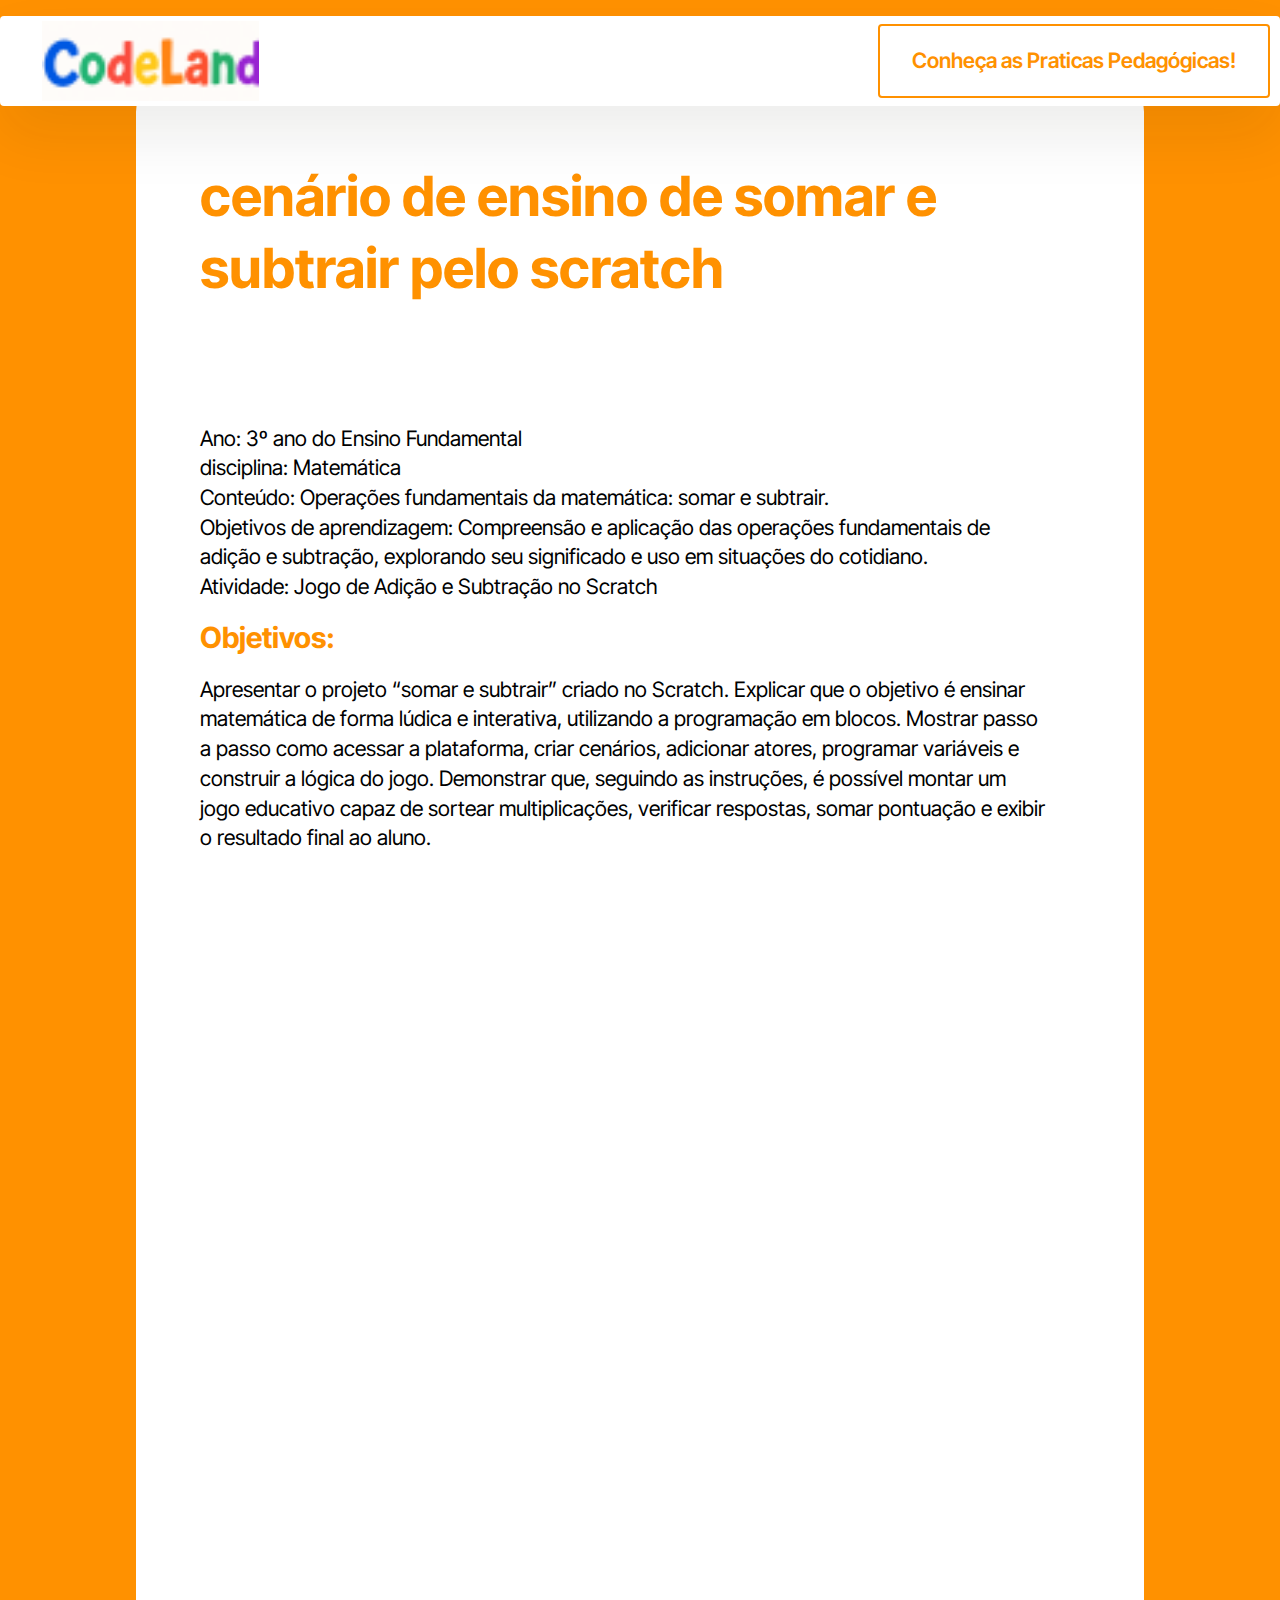
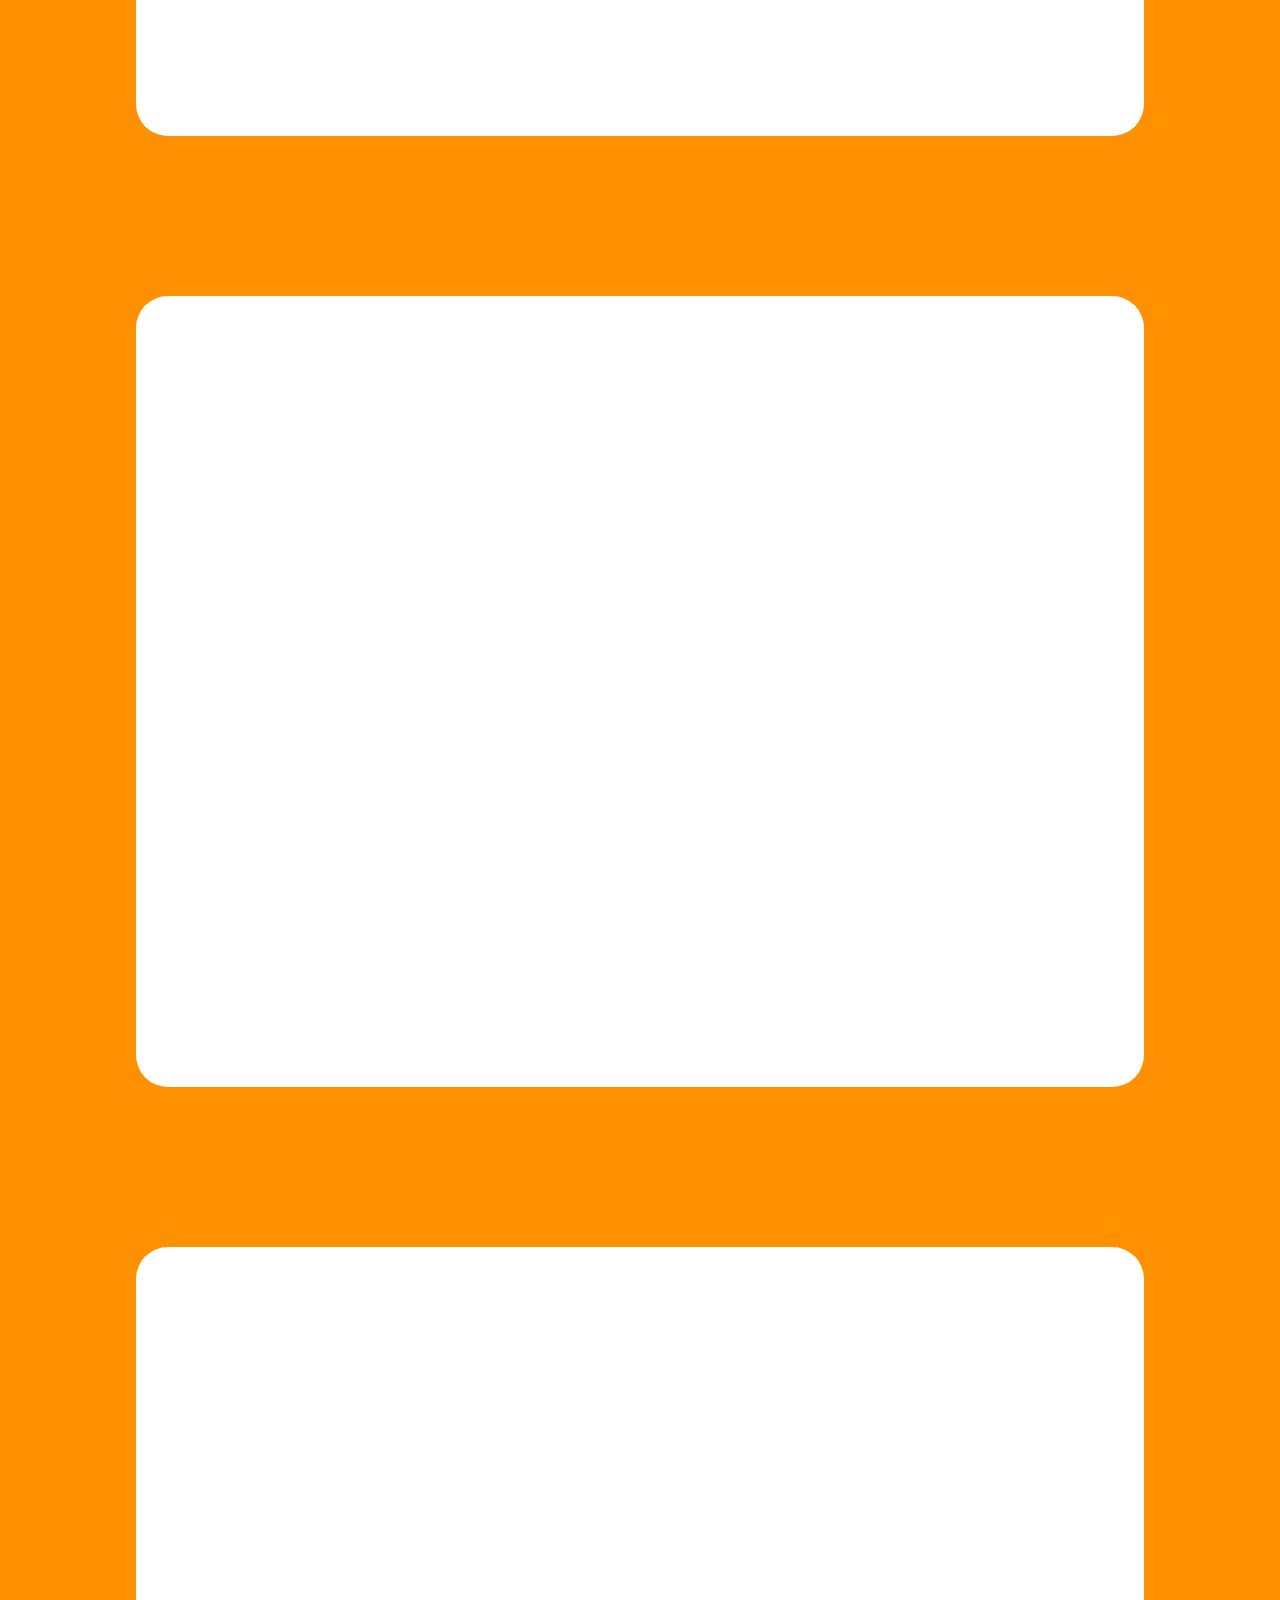
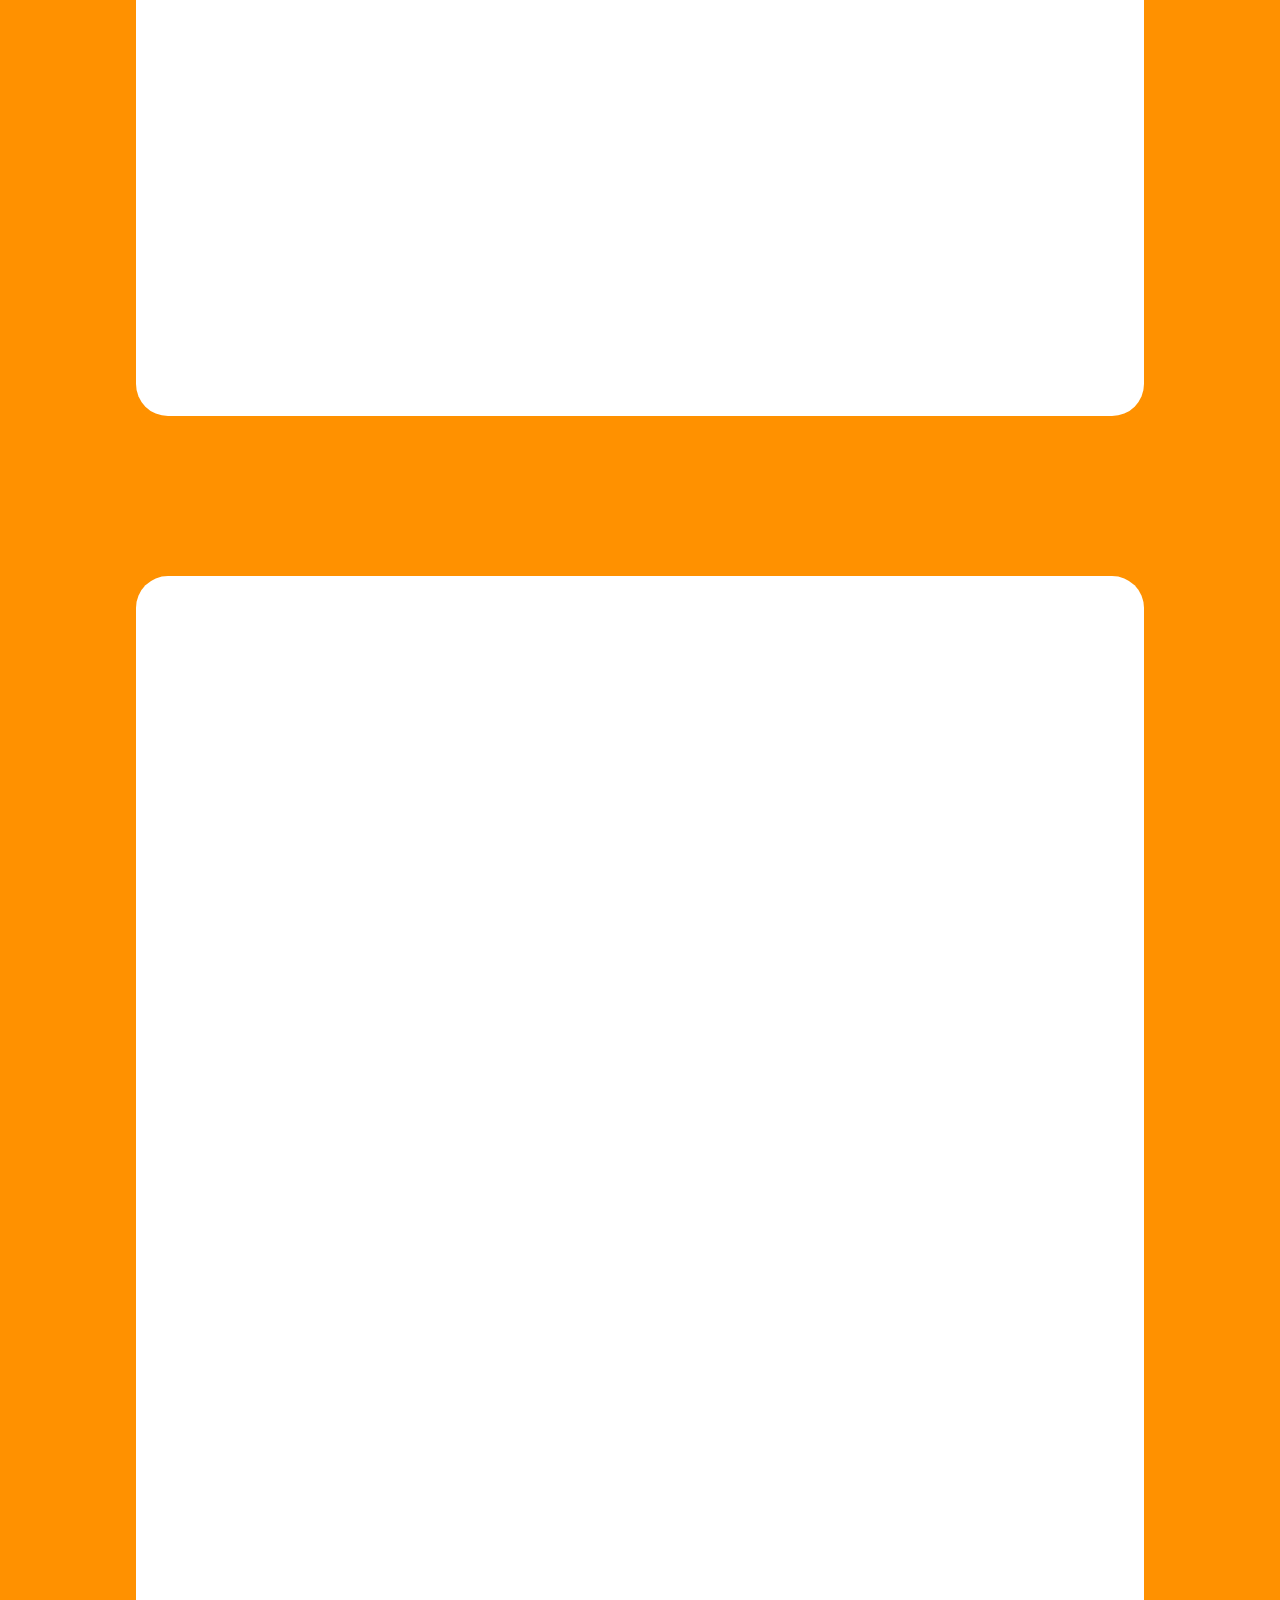
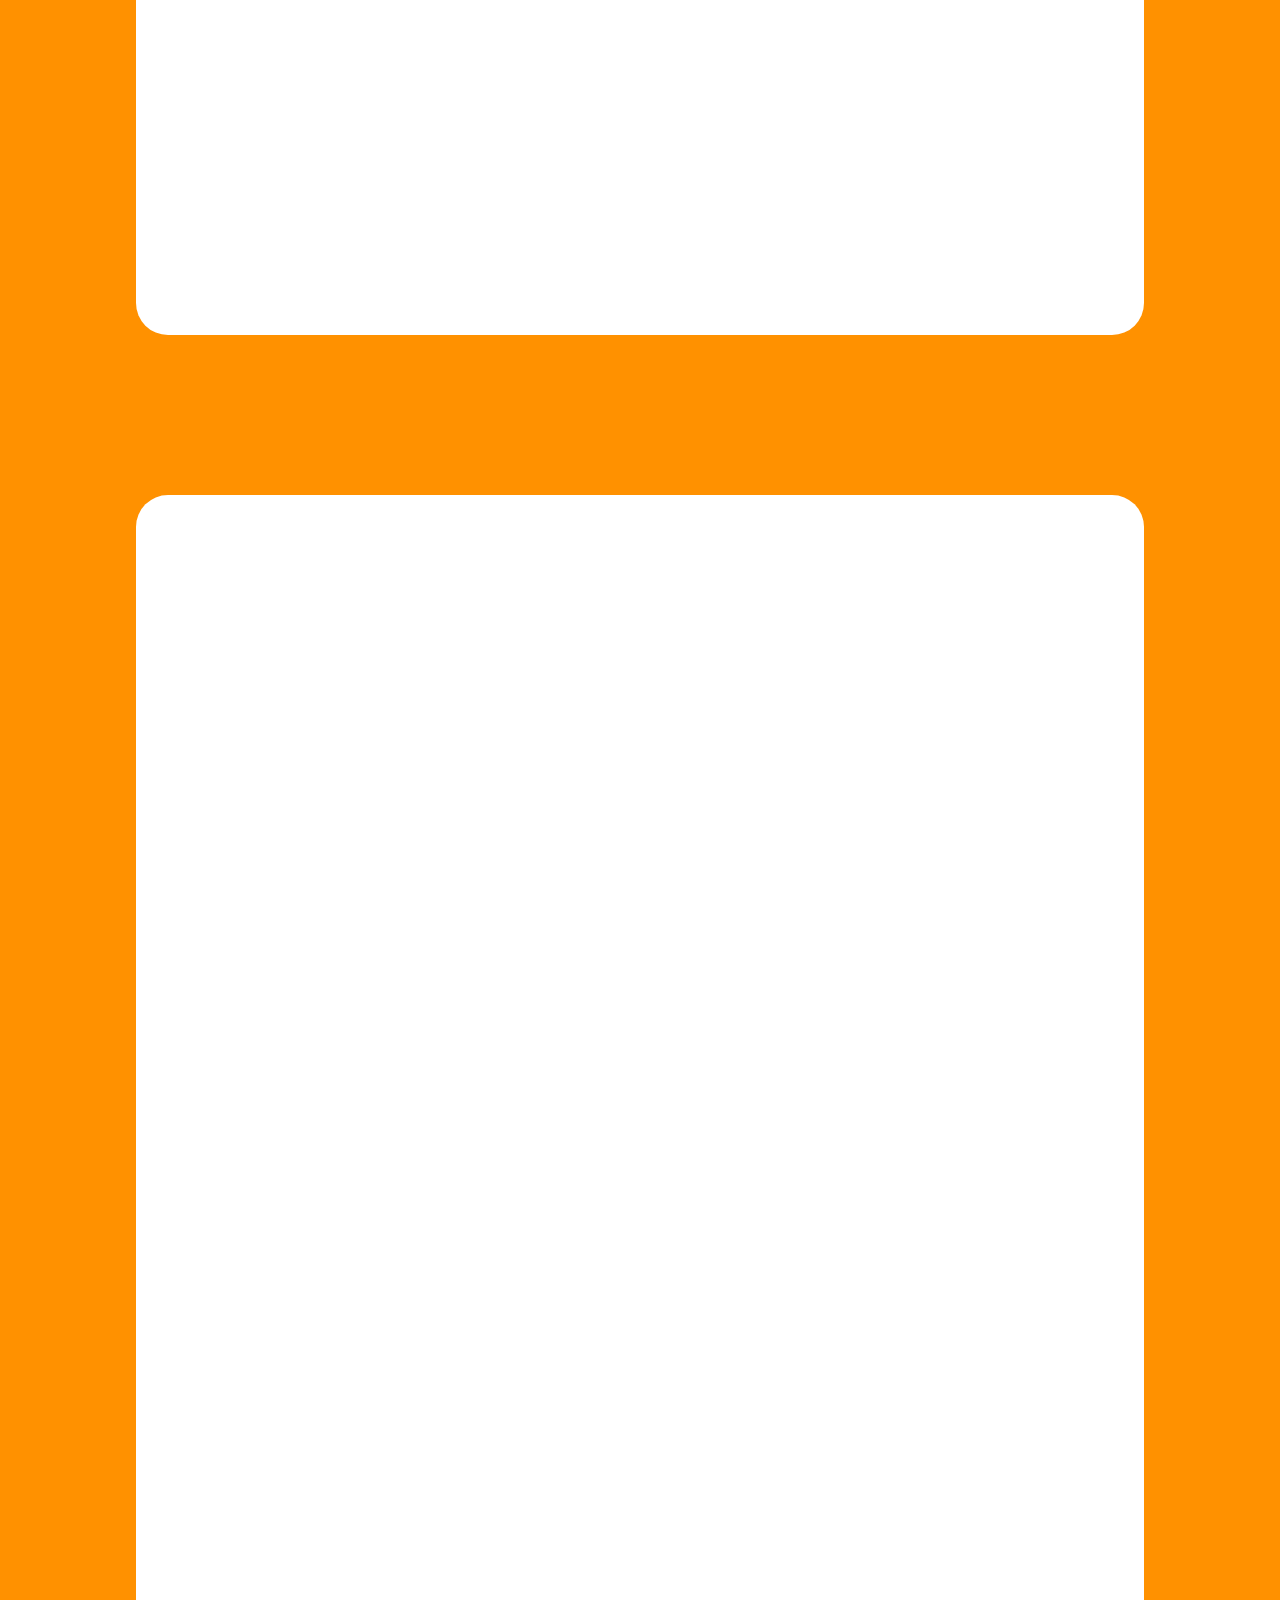
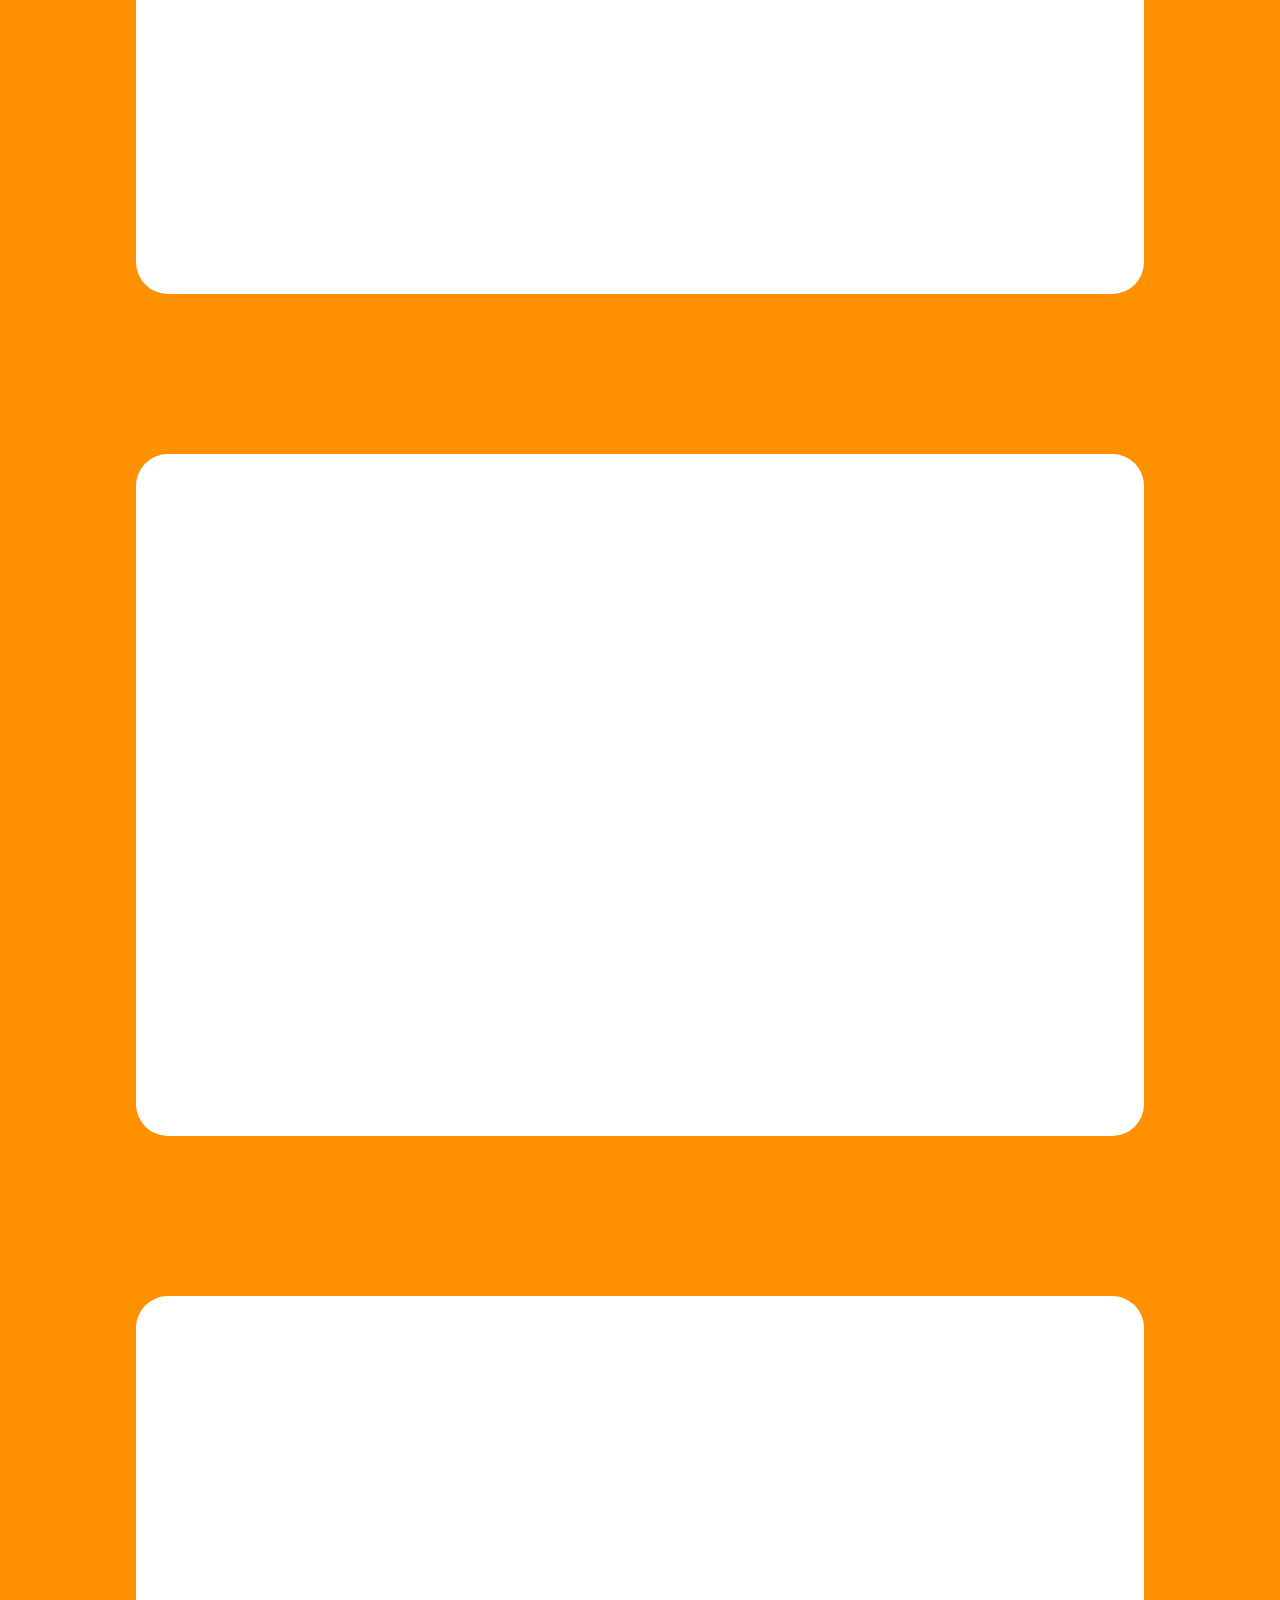
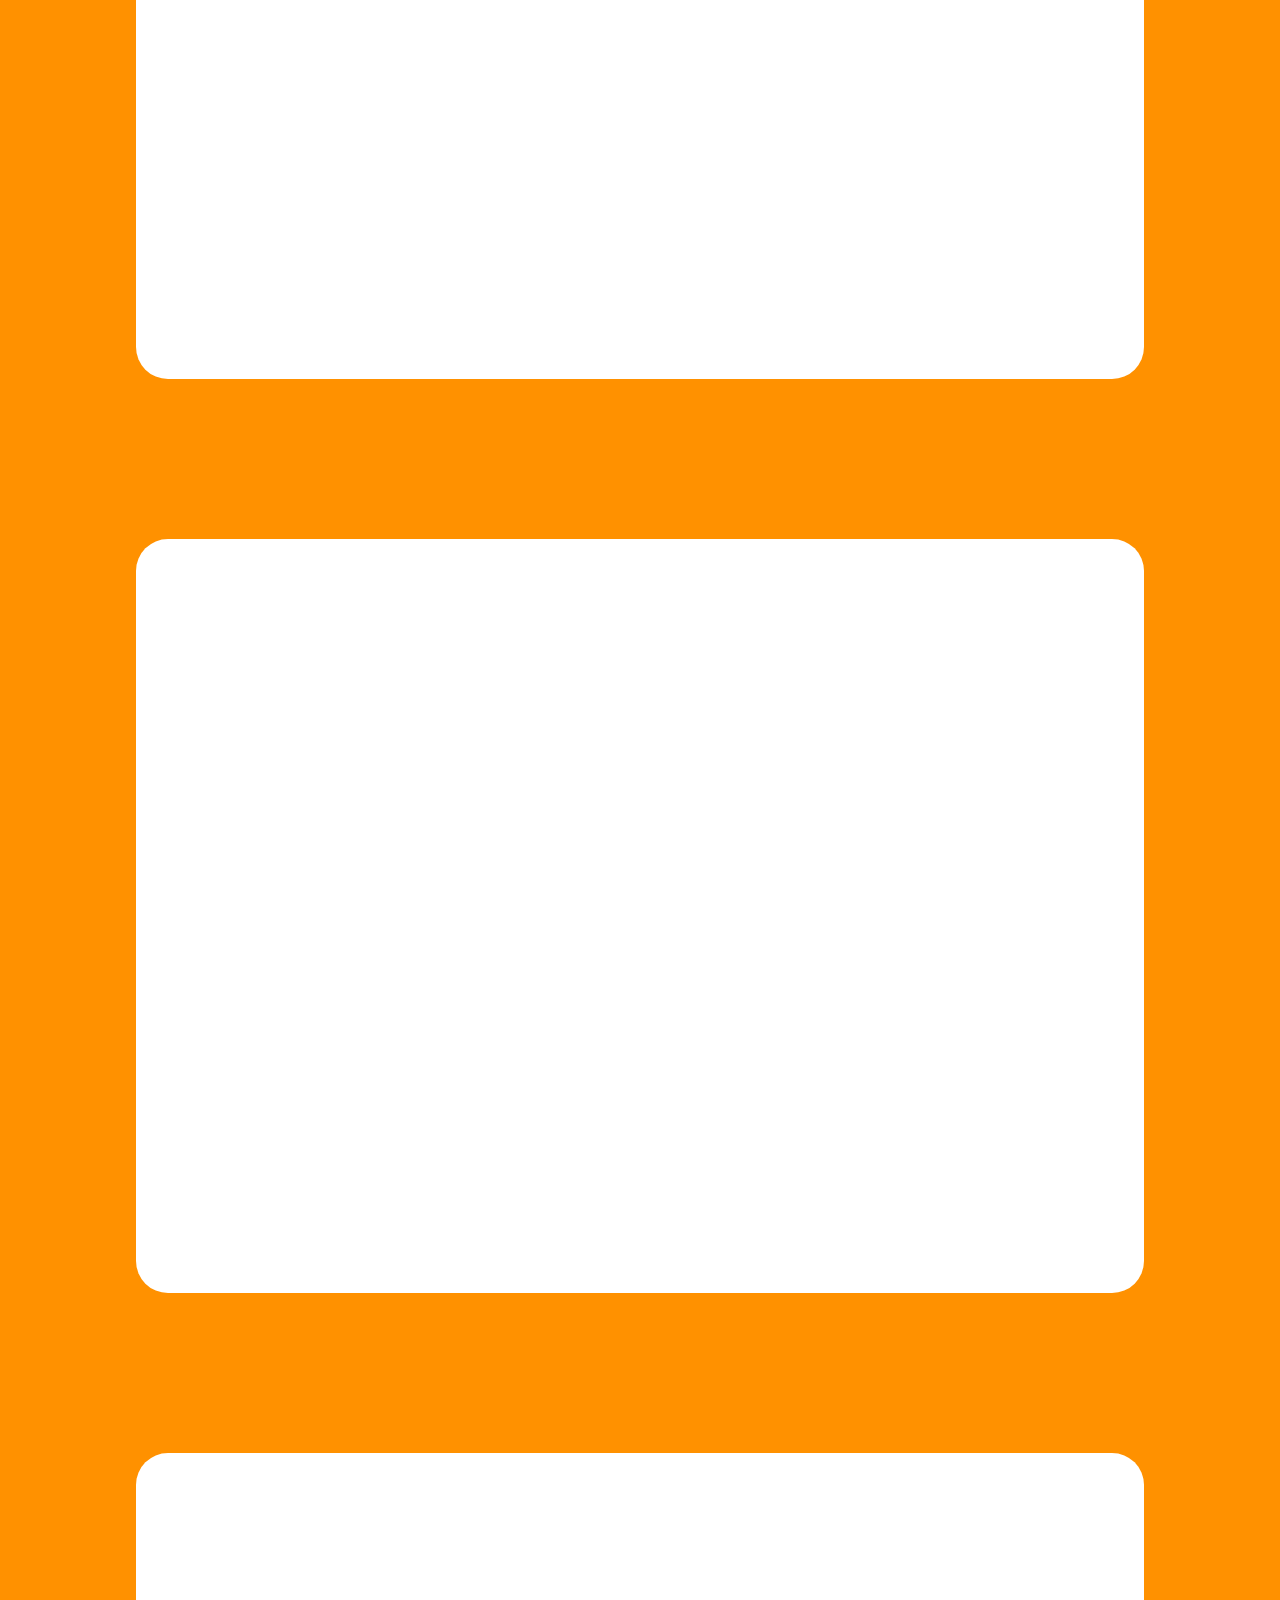
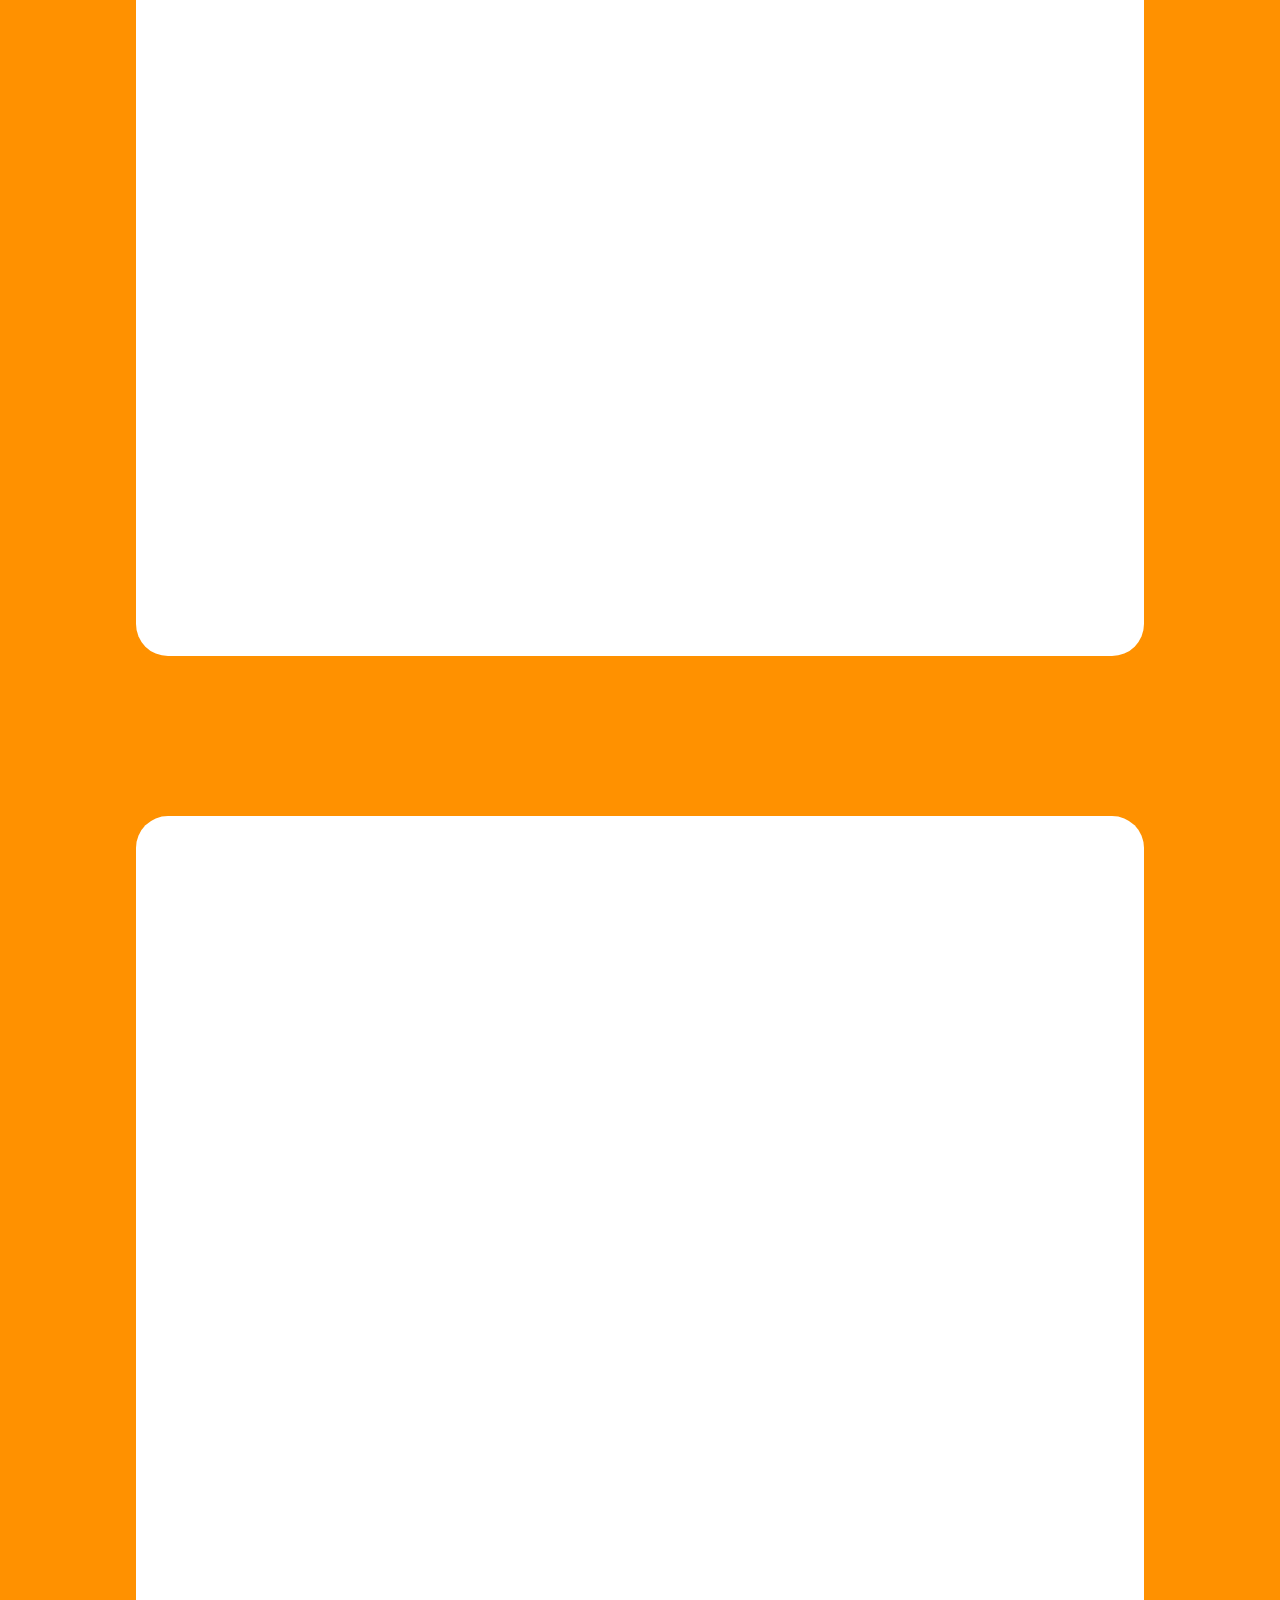
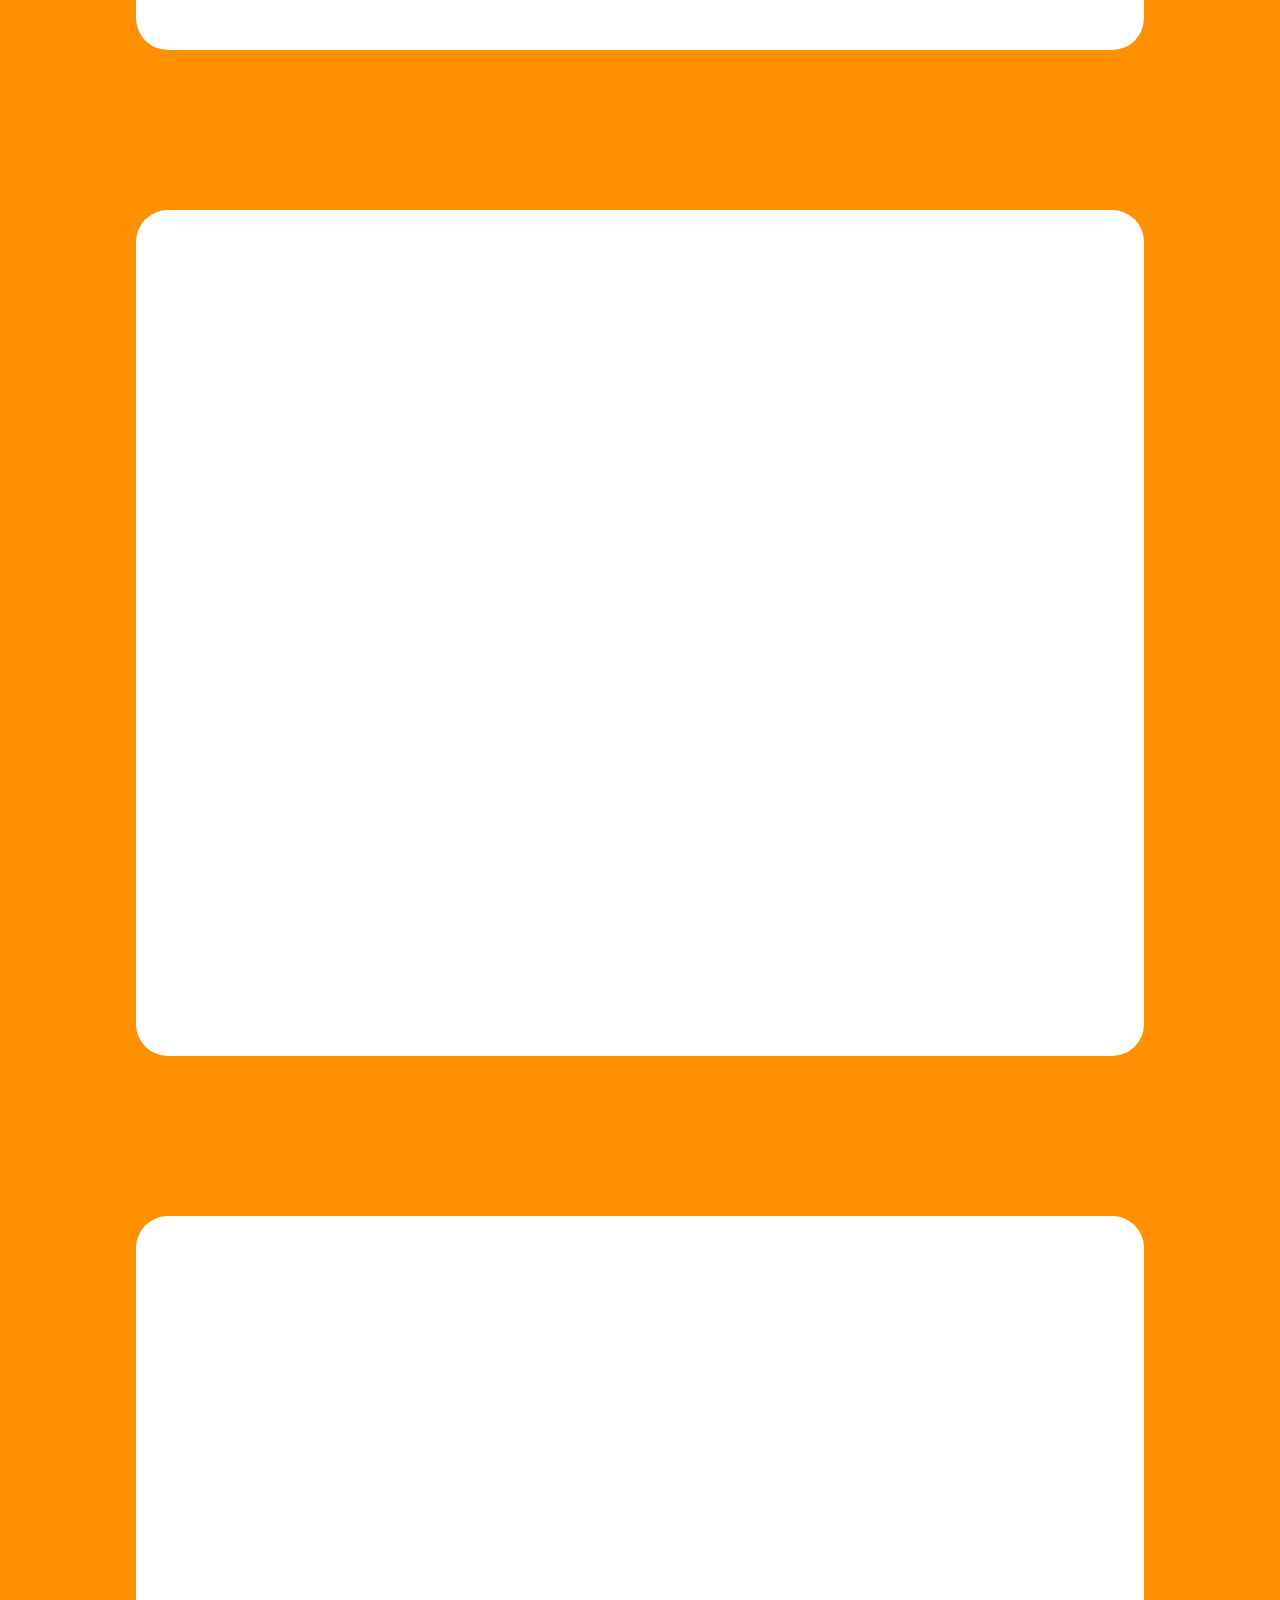
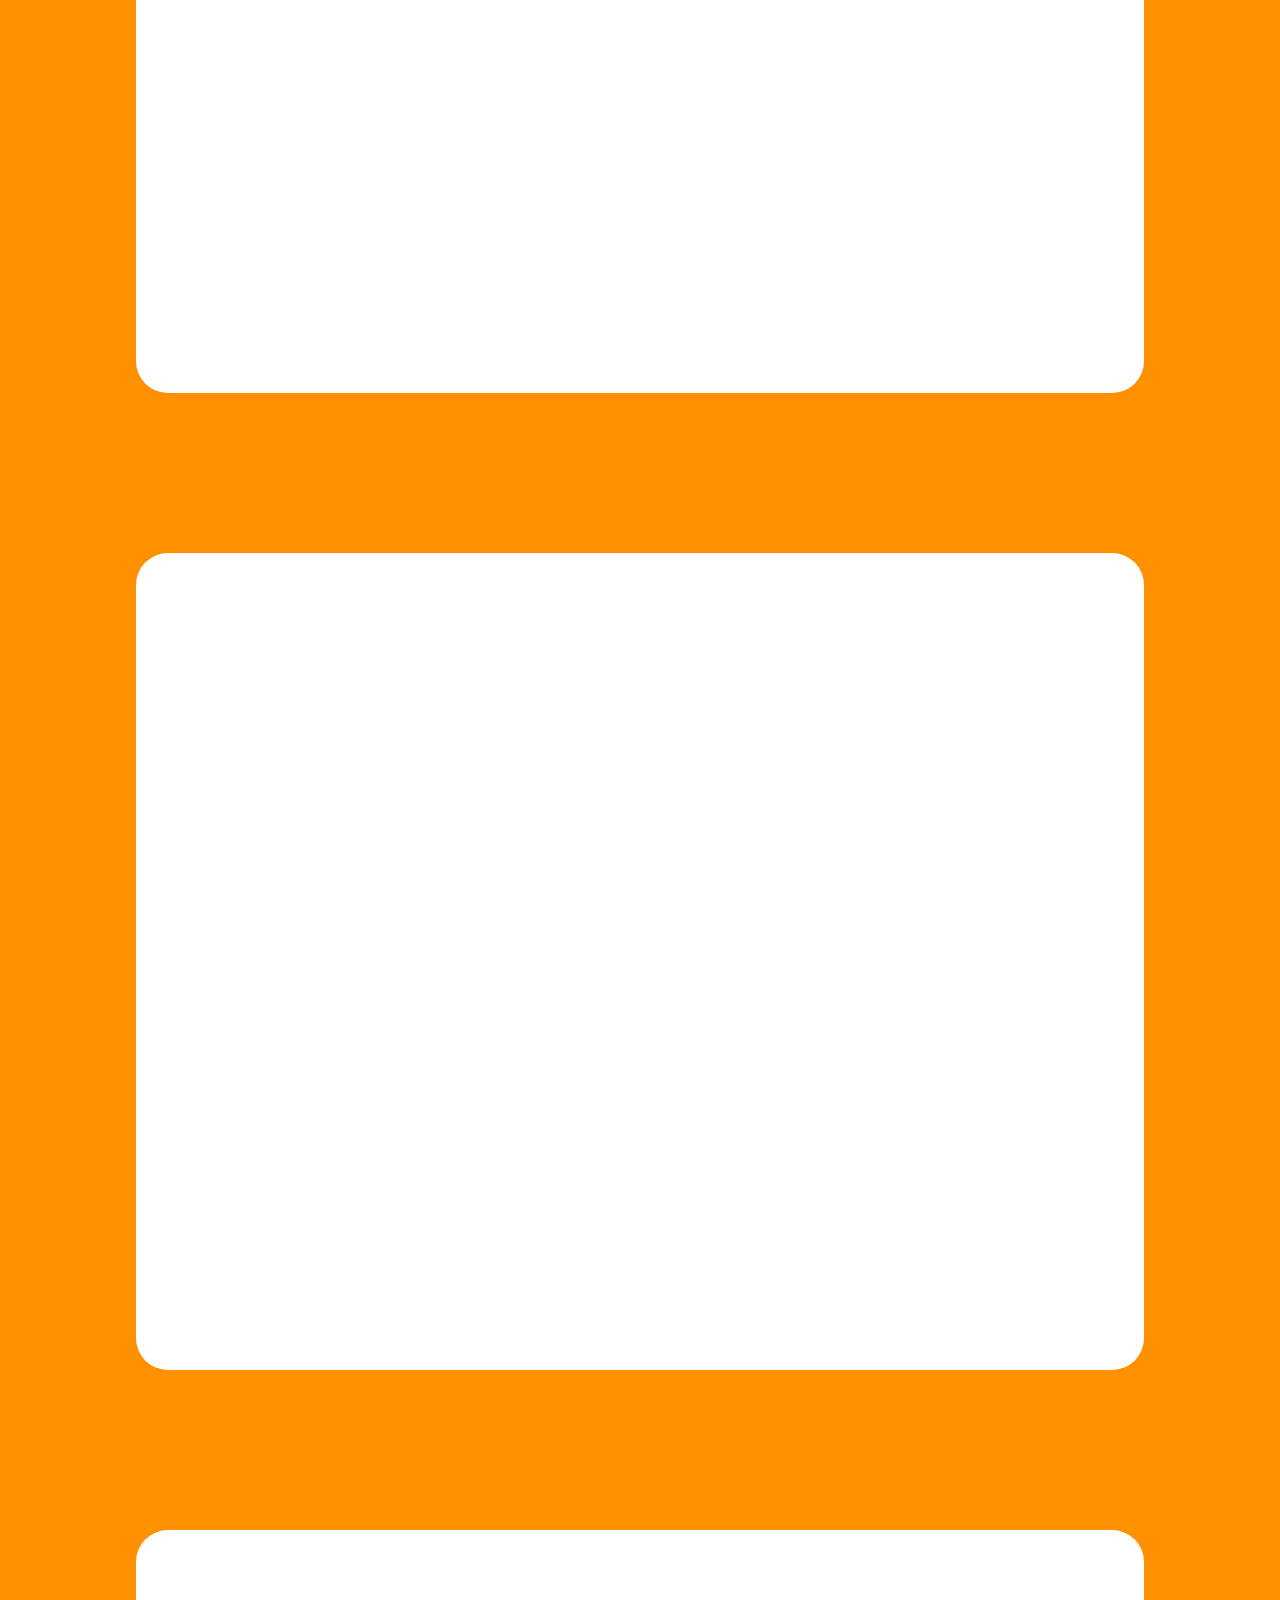
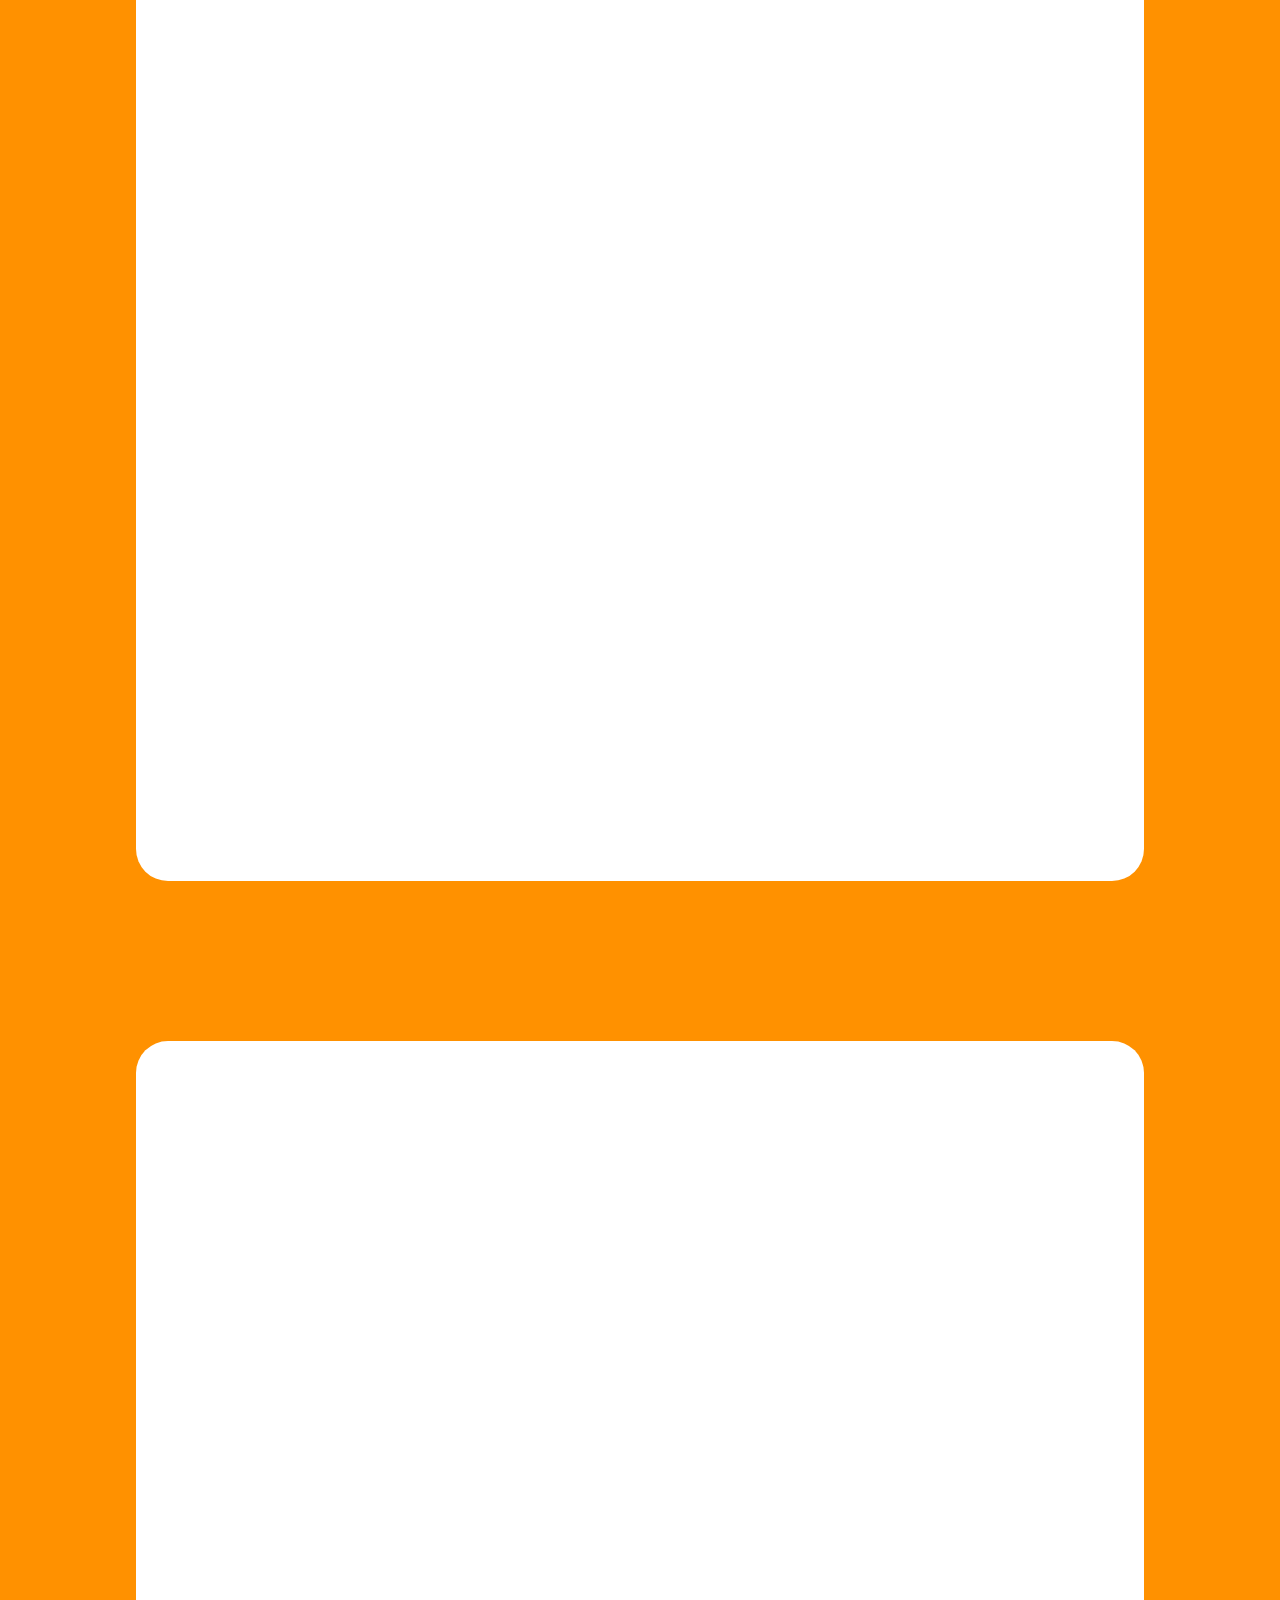
<file: page5.html>
<!DOCTYPE html>
<html  >
<head>
  <!-- Site made with Mobirise Website Builder v6.1.4, https://mobirise.com -->
  <meta charset="UTF-8">
  <meta http-equiv="X-UA-Compatible" content="IE=edge">
  <meta name="generator" content="Mobirise v6.1.4, mobirise.com">
  <meta name="viewport" content="width=device-width, initial-scale=1, minimum-scale=1">
  <link rel="shortcut icon" href="assets/images/chatgpt20image20220de20out.20de2020252017-09-28-96x64.png" type="image/x-icon">
  <meta name="description" content="">
  
  
  <title>adicao e sub</title>
  <link rel="stylesheet" href="assets/web/assets/mobirise-icons2/mobirise2.css">
  <link rel="stylesheet" href="assets/bootstrap/css/bootstrap.min.css">
  <link rel="stylesheet" href="assets/animatecss/animate.css">
  <link rel="stylesheet" href="assets/dropdown/css/style.css">
  <link rel="stylesheet" href="assets/theme/css/style.css">
  <link rel="preload" href="https://fonts.googleapis.com/css?family=Inter+Tight:100,200,300,400,500,600,700,800,900,100i,200i,300i,400i,500i,600i,700i,800i,900i&display=swap" as="style" onload="this.onload=null;this.rel='stylesheet'">
  <noscript><link rel="stylesheet" href="https://fonts.googleapis.com/css?family=Inter+Tight:100,200,300,400,500,600,700,800,900,100i,200i,300i,400i,500i,600i,700i,800i,900i&display=swap"></noscript>
  <link rel="preload" as="style" href="assets/mobirise/css/mbr-additional.css?v=dVnf3l"><link rel="stylesheet" href="assets/mobirise/css/mbr-additional.css?v=dVnf3l" type="text/css">

  
  
  
</head>
<body>
  
  <section data-bs-version="5.1" class="menu menu2 cid-uYLNGVtUOF" once="menu" id="menu02-6i">
	

	<nav class="navbar navbar-dropdown navbar-expand-lg">
		<div class="container">
			<div class="navbar-brand">
				<span class="navbar-logo">
					<a href="https://mobiri.se">
						<img src="assets/images/chatgpt20image20220de20out.20de2020252017-09-28-96x64.png" alt="Mobirise Website Builder" style="height: 5rem;">
					</a>
				</span>
				
			</div>
			<button class="navbar-toggler" type="button" data-toggle="collapse" data-bs-toggle="collapse" data-target="#navbarSupportedContent" data-bs-target="#navbarSupportedContent" aria-controls="navbarNavAltMarkup" aria-expanded="false" aria-label="Toggle navigation">
				<div class="hamburger">
					<span></span>
					<span></span>
					<span></span>
					<span></span>
				</div>
			</button>
			<div class="collapse navbar-collapse" id="navbarSupportedContent">
				
				
				<div class="navbar-buttons mbr-section-btn"><a class="btn btn-danger-outline display-4" href="page1.html">Conheça as Praticas Pedagógicas!</a></div>
			</div>
		</div>
	</nav>
</section>

<section data-bs-version="5.1" class="article9 cid-uYLD7O8P0k" id="article09-5g">
  

  
  
  <div class="container">
    <div class="row justify-content-center">
      <div class="card col-md-12 col-lg-10">
        <div class="card-wrapper">
          <div class="card-content-text">
            <h3 class="card-title mbr-fonts-style mbr-white mt-3 mb-4 display-2"><strong>cenário de ensino de somar e subtrair pelo scratch
</strong><div><strong><br></strong></div></h3>
          <div class="row card-box align-left">
            <div class="item features-without-image col-12">
              <div class="item-wrapper">
                <h4 class="mbr-section-subtitle mbr-fonts-style mb-3 display-5"></h4>
                <p class="mbr-text mbr-fonts-style display-7">Ano: 3º ano do Ensino Fundamental
<br>disciplina: Matemática
<br>Conteúdo:&nbsp;Operações fundamentais da matemática: somar e subtrair.<br>Objetivos de aprendizagem:&nbsp;Compreensão e aplicação das operações fundamentais de adição e subtração, explorando seu significado e uso em situações do cotidiano.<br>Atividade: Jogo de Adição e Subtração no Scratch&nbsp;<br>
                </p>
              </div>
            </div>
            <div class="item features-without-image col-12">
              <div class="item-wrapper">
                <h4 class="mbr-section-subtitle mbr-fonts-style mb-3 display-5">
                  <strong>Objetivos:</strong>
                </h4>
                <p class="mbr-text mbr-fonts-style display-7">Apresentar o projeto “somar e subtrair” criado no Scratch. Explicar que o objetivo é ensinar matemática de forma lúdica e interativa, utilizando a programação em blocos. Mostrar passo a passo como acessar a plataforma, criar cenários, adicionar atores, programar variáveis e construir a lógica do jogo. Demonstrar que, seguindo as instruções, é possível montar um jogo educativo capaz de sortear multiplicações, verificar respostas, somar pontuação e exibir o resultado final ao aluno.&nbsp;<br>
                </p>
              </div>
            </div>
            <div class="item features-without-image col-12">
              <div class="item-wrapper">
                <h4 class="mbr-section-subtitle mbr-fonts-style mb-3 display-5"><strong>A. Entrar no Scratch e preparar o projeto
</strong><div><strong><br></strong></div></h4>
                <p class="mbr-text mbr-fonts-style display-7">Passo 1 — Acessar o site
<br> Acessar o navegador (Chrome, Edge ou Firefox) → clicar na barra de endereço no topo → digitar https://scratch.mit.edu
<br>
<br>Passo 2 — Abrir um projeto novo
<br>Localizar, no canto superior esquerdo do site, o botão Criar (fica na faixa superior, ao lado de “Explorar”/“Ideias”) → clicar em Criar.&nbsp;<br>
                </p>
              </div>
            </div>
          </div>
          </div>
          <div class="image-wrapper d-flex justify-content-center mt-3">
            <img src="assets/images/captura20de20tela202025-10-0220232758-1042x531.png" alt="Mobirise Website Builder">
          </div>
        </div>
      </div>
    </div>
  </div>
</section>

<section data-bs-version="5.1" class="article9 cid-uYLD7OpF3A" id="article09-5h">
  

  
  
  <div class="container">
    <div class="row justify-content-center">
      <div class="card col-md-12 col-lg-10">
        <div class="card-wrapper">
          <div class="card-content-text">
            
          <div class="row card-box align-left">
            <div class="item features-without-image col-12">
              <div class="item-wrapper">
                <h4 class="mbr-section-subtitle mbr-fonts-style mb-3 display-5"></h4>
                <p class="mbr-text mbr-fonts-style display-7">Passo 3 — Renomear o projeto
<br>Localizar, no topo da página, o nome do projeto (costuma aparecer “Sem título”/“Untitled”) → clicar sobre o nome → digitar Desafio da Tabuada → pressionar Enter para confirmar.<br><br><br>
                </p>
              </div>
            </div>
            
            
          </div>
          </div>
          <div class="image-wrapper d-flex justify-content-center mt-3">
            <img src="assets/images/captura20de20tela202025-10-0220232758-1042x531.png" alt="Mobirise Website Builder">
          </div>
        </div>
      </div>
    </div>
  </div>
</section>

<section data-bs-version="5.1" class="article9 cid-uYLD7OEWRz" id="article09-5i">
  

  
  
  <div class="container">
    <div class="row justify-content-center">
      <div class="card col-md-12 col-lg-10">
        <div class="card-wrapper">
          <div class="card-content-text">
            
          <div class="row card-box align-left">
            <div class="item features-without-image col-12">
              <div class="item-wrapper">
                <h4 class="mbr-section-subtitle mbr-fonts-style mb-3 display-5"></h4>
                <p class="mbr-text mbr-fonts-style display-7">Passo 4 — Salvar o projeto
<br>Ir ao menu Arquivo (no topo) → clicar em Guardar agora (ou Salvar agora).
<br><br><br>
                </p>
              </div>
            </div>
            
            
          </div>
          </div>
          <div class="image-wrapper d-flex justify-content-center mt-3">
            <img src="assets/images/captura20de20tela202025-10-0220233242passo4-1122x582.png" alt="Mobirise Website Builder">
          </div>
        </div>
      </div>
    </div>
  </div>
</section>

<section data-bs-version="5.1" class="article9 cid-uYLD7OSIJA" id="article09-5j">
  

  
  
  <div class="container">
    <div class="row justify-content-center">
      <div class="card col-md-12 col-lg-10">
        <div class="card-wrapper">
          <div class="card-content-text">
            <h3 class="card-title mbr-fonts-style mbr-white mt-3 mb-4 display-2"><br><div><strong><br></strong></div></h3>
          <div class="row card-box align-left">
            
            <div class="item features-without-image col-12 active">
              <div class="item-wrapper">
                <h4 class="mbr-section-subtitle mbr-fonts-style mb-3 display-5"><strong>B. Entender a tela do editor (orientação rápida)
</strong><div><strong><br></strong></div></h4>
                <p class="mbr-text mbr-fonts-style display-7">Passo 5 — Identificar as áreas da tela
<br>Palco: quadro grande à direita onde aparecem gato/personagens.
<br>
<br>
<br>Atores (sprites): miniaturas no canto inferior direito.
<br>
<br>
<br>Cenários (Palco): miniatura do Palco ao lado dos atores; serve para trocar o fundo.
<br>
<br>
<br>Área de Código: coluna à esquerda, com categorias por cor (Eventos, Controle, Aparência, Variáveis, etc.).
<br>
<br>
<br>Bandeira verde / stop vermelho: canto superior direito do palco, para iniciar/parar o projeto.&nbsp;<br>
                </p>
              </div>
            </div>
            
          </div>
          </div>
          <div class="image-wrapper d-flex justify-content-center mt-3">
            <img src="assets/images/captura20de20tela202025-10-0220233750pass5-1090x553.png" alt="Mobirise Website Builder">
          </div>
        </div>
      </div>
    </div>
  </div>
</section>

<section data-bs-version="5.1" class="article9 cid-uYLD7P7oiL" id="article09-5k">
  

  
  
  <div class="container">
    <div class="row justify-content-center">
      <div class="card col-md-12 col-lg-10">
        <div class="card-wrapper">
          <div class="card-content-text">
            <h3 class="card-title mbr-fonts-style mbr-white mt-3 mb-4 display-2"><br><div><strong><br></strong></div></h3>
          <div class="row card-box align-left">
            
            <div class="item features-without-image col-12 active">
              <div class="item-wrapper">
                <h4 class="mbr-section-subtitle mbr-fonts-style mb-3 display-5"><strong>C. Criar os cenários (Menu e Jogo)</strong><div><strong></strong><br><div><strong><br></strong></div></div></h4>
                <p class="mbr-text mbr-fonts-style display-7">Passo 6 — Selecionar o Palco
<br> Ir ao canto inferior direito → clicar na miniatura escrita Palco (ou Stage).
<br>
<br>
<br>Atores (sprites): miniaturas no canto inferior direito.
<br>
<br>
<br>Cenários (Palco): miniatura do Palco ao lado dos atores; serve para trocar o fundo.
<br>
<br>
<br>Área de Código: coluna à esquerda, com categorias por cor (Eventos, Controle, Aparência, Variáveis, etc.).
<br>
<br>
<br>Bandeira verde / stop vermelho: canto superior direito do palco, para iniciar/parar o projeto.&nbsp;<br>
                </p>
              </div>
            </div>
            
          </div>
          </div>
          <div class="image-wrapper d-flex justify-content-center mt-3">
            <img src="assets/images/captura20de20tela202025-10-0220233750pass5-1090x553.png" alt="Mobirise Website Builder">
          </div>
        </div>
      </div>
    </div>
  </div>
</section>

<section data-bs-version="5.1" class="article9 cid-uYLD7Pqcte" id="article09-5l">
  

  
  
  <div class="container">
    <div class="row justify-content-center">
      <div class="card col-md-12 col-lg-10">
        <div class="card-wrapper">
          <div class="card-content-text">
            
          <div class="row card-box align-left">
            
            <div class="item features-without-image col-12 active">
              <div class="item-wrapper">
                
                <p class="mbr-text mbr-fonts-style display-7">Passo 7 — Abrir a aba Cenários
<br>Olhar a faixa acima da área de blocos → clicar na aba Cenários (ou Backdrops)&nbsp;<br>
                </p>
              </div>
            </div>
            
          </div>
          </div>
          <div class="image-wrapper d-flex justify-content-center mt-3">
            <img src="assets/images/passo7-748x379.png" alt="Mobirise Website Builder">
          </div>
        </div>
      </div>
    </div>
  </div>
</section>

<section data-bs-version="5.1" class="article9 cid-uYLD7PFlMa" id="article09-5m">
  

  
  
  <div class="container">
    <div class="row justify-content-center">
      <div class="card col-md-12 col-lg-10">
        <div class="card-wrapper">
          <div class="card-content-text">
            
          <div class="row card-box align-left">
            
            <div class="item features-without-image col-12 active">
              <div class="item-wrapper">
                
                <p class="mbr-text mbr-fonts-style display-7">Passo 7 — Abrir a aba Cenários
<br>Olhar a faixa acima da área de blocos → clicar na aba Cenários (ou Backdrops)&nbsp;<br>
                </p>
              </div>
            </div>
            
          </div>
          </div>
          <div class="image-wrapper d-flex justify-content-center mt-3">
            <img src="assets/images/passo7-748x379.png" alt="Mobirise Website Builder">
          </div>
        </div>
      </div>
    </div>
  </div>
</section>

<section data-bs-version="5.1" class="article9 cid-uYLD7PVokD" id="article09-5n">
  

  
  
  <div class="container">
    <div class="row justify-content-center">
      <div class="card col-md-12 col-lg-10">
        <div class="card-wrapper">
          <div class="card-content-text">
            
          <div class="row card-box align-left">
            
            <div class="item features-without-image col-12 active">
              <div class="item-wrapper">
                
                <p class="mbr-text mbr-fonts-style display-7">Passo 8 — Adicionar o cenário do Menu
<br>Ir ao canto inferior direito, abaixo das miniaturas de cenário → clicar em Escolher Cenário (ícone de paisagem; em algumas versões aparece botão verde “Carregar Cenário”) → escolher um fundo Quadriculado/XY-grid (ou outro de preferência).&nbsp;<br></p>
              </div>
            </div>
            
          </div>
          </div>
          <div class="image-wrapper d-flex justify-content-center mt-3">
            <img src="assets/images/passo8-753x391.png" alt="Mobirise Website Builder">
          </div>
        </div>
      </div>
    </div>
  </div>
</section>

<section data-bs-version="5.1" class="article9 cid-uYLD7QcWxD" id="article09-5o">
  

  
  
  <div class="container">
    <div class="row justify-content-center">
      <div class="card col-md-12 col-lg-10">
        <div class="card-wrapper">
          <div class="card-content-text">
            
          <div class="row card-box align-left">
            
            <div class="item features-without-image col-12 active">
              <div class="item-wrapper">
                
                <p class="mbr-text mbr-fonts-style display-7">Passo 9 — Escrever o título no Menu (ferramenta Texto “T”)
<br>Estando na aba Cenários, localizar a barra de ferramentas de desenho (lado esquerdo do editor de cenário) → clicar no ícone Texto (letra T) → clicar no cenário (área grande) → digitar Desafio da Tabuada → escolher cor legível (preto/azul escuro) → arrastar o texto para o centro.
<br>&nbsp;<br></p>
              </div>
            </div>
            
          </div>
          </div>
          <div class="image-wrapper d-flex justify-content-center mt-3">
            <img src="assets/images/passo9-739x376.png" alt="Mobirise Website Builder">
          </div>
        </div>
      </div>
    </div>
  </div>
</section>

<section data-bs-version="5.1" class="article9 cid-uYLD7QuVVw" id="article09-5p">
  

  
  
  <div class="container">
    <div class="row justify-content-center">
      <div class="card col-md-12 col-lg-10">
        <div class="card-wrapper">
          <div class="card-content-text">
            
          <div class="row card-box align-left">
            
            <div class="item features-without-image col-12 active">
              <div class="item-wrapper">
                
                <p class="mbr-text mbr-fonts-style display-7"><br>Passo 10 — Renomear o cenário para “Menu”
<br>No painel de miniaturas de cenários (lado direito do editor de cenário) clique em palco , localizar o nome do cenário atual canto esquerdo (por exemplo, “backdrop1”) → clicar no nome → digitar Menu → pressionar Enter.&nbsp;legível (preto/azul escuro) → arrastar o texto para o centro.
<br>&nbsp;<br></p>
              </div>
            </div>
            
          </div>
          </div>
          <div class="image-wrapper d-flex justify-content-center mt-3">
            <img src="assets/images/passo10-748x381.png" alt="Mobirise Website Builder">
          </div>
        </div>
      </div>
    </div>
  </div>
</section>

<section data-bs-version="5.1" class="article9 cid-uYLD7QOWAx" id="article09-5q">
  

  
  
  <div class="container">
    <div class="row justify-content-center">
      <div class="card col-md-12 col-lg-10">
        <div class="card-wrapper">
          <div class="card-content-text">
            
          <div class="row card-box align-left">
            
            <div class="item features-without-image col-12 active">
              <div class="item-wrapper">
                
                <p class="mbr-text mbr-fonts-style display-7"><br>Passo 11 — Criar o cenário do Jogo (fundo limpo)
<br> Clicar novamente em Escolher Cenário → escolher um fundo branco ou azul claro (limpo) → renomear esse novo cenário para Jogo (clicar no nome do cenário nas miniaturas e digitar “Jogo”).
<br><br>&nbsp;<br></p>
              </div>
            </div>
            
          </div>
          </div>
          <div class="image-wrapper d-flex justify-content-center mt-3">
            <img src="assets/images/passo11-751x392.png" alt="Mobirise Website Builder">
          </div>
        </div>
      </div>
    </div>
  </div>
</section>

<section data-bs-version="5.1" class="article9 cid-uYLD7R7hdu" id="article09-5r">
  

  
  
  <div class="container">
    <div class="row justify-content-center">
      <div class="card col-md-12 col-lg-10">
        <div class="card-wrapper">
          <div class="card-content-text">
            
          <div class="row card-box align-left">
            
            <div class="item features-without-image col-12 active">
              <div class="item-wrapper">
                
                <p class="mbr-text mbr-fonts-style display-7"><br>Passo 12 — Preparar o ator Professor
<br>Localizar o sprite do gato nas miniaturas de atores (canto inferior direito) → clicar com botão esquerdo → (opcional) clicar no nome “Sprite1” e renomear para Professor<br>&nbsp;<br></p>
              </div>
            </div>
            
          </div>
          </div>
          <div class="image-wrapper d-flex justify-content-center mt-3">
            <img src="assets/images/passo12-750x384.png" alt="Mobirise Website Builder">
          </div>
        </div>
      </div>
    </div>
  </div>
</section>

<section data-bs-version="5.1" class="article9 cid-uYLD7RnkVp" id="article09-5s">
  

  
  
  <div class="container">
    <div class="row justify-content-center">
      <div class="card col-md-12 col-lg-10">
        <div class="card-wrapper">
          <div class="card-content-text">
            
          <div class="row card-box align-left">
            
            <div class="item features-without-image col-12 active">
              <div class="item-wrapper">
                
                <p class="mbr-text mbr-fonts-style display-7"><br><br>Passo 13 — Adicionar o ator Botão Iniciar
<br>13.1 No canto inferior direito, clicar em Escolher Ator (ícone de gatinho com lupa) → escolher um botão (ex.: círculo/bola) → 13.2  clicar no nome do ator e renomear para Iniciar → arrastar o botão para a parte inferior do cenário Menu, abaixo do título.<br></p>
              </div>
            </div>
            
          </div>
          </div>
          <div class="image-wrapper d-flex justify-content-center mt-3">
            <img src="assets/images/passo13-763x399.png" alt="Mobirise Website Builder">
          </div>
        </div>
      </div>
    </div>
  </div>
</section>

<section data-bs-version="5.1" class="article9 cid-uYLD7RDPo3" id="article09-5t">
  

  
  
  <div class="container">
    <div class="row justify-content-center">
      <div class="card col-md-12 col-lg-10">
        <div class="card-wrapper">
          <div class="card-content-text">
            
          <div class="row card-box align-left">
            
            <div class="item features-without-image col-12 active">
              <div class="item-wrapper">
                
                <p class="mbr-text mbr-fonts-style display-7"><br><br>Passo 14 — Programar o Botão Iniciar<br>
<br>14.1  Selecionar o ator Iniciar (clicar nele) → abrir a aba Código (acima da área de blocos).<br>
<br>14.2 Abrir Eventos (amarelo) → arrastar quando este ator for clicado.
<br>
<br>
<br>14.3 Abrir Aparência (roxo) → arrastar mudar para o cenário [ ] → clicar na setinha do bloco e selecionar Jogo (com J maiúsculo).&nbsp;<br></p>
              </div>
            </div>
            
          </div>
          </div>
          <div class="image-wrapper d-flex justify-content-center mt-3">
            <img src="assets/images/passo14-758x385.png" alt="Mobirise Website Builder">
          </div>
        </div>
      </div>
    </div>
  </div>
</section>

<section data-bs-version="5.1" class="article9 cid-uYLD7RTji2" id="article09-5u">
  

  
  
  <div class="container">
    <div class="row justify-content-center">
      <div class="card col-md-12 col-lg-10">
        <div class="card-wrapper">
          <div class="card-content-text">
            
          <div class="row card-box align-left">
            
            <div class="item features-without-image col-12 active">
              <div class="item-wrapper">
                
                <p class="mbr-text mbr-fonts-style display-7"><br><br>Passo 15 — Garantir início no Menu
<br> Selecionar Palco ou ator Professor → em Eventos (amarelo), arrastar quando a bandeira verde for clicada → em Aparência (roxo), arrastar mudar para o cenário [Menu].<br></p>
              </div>
            </div>
            
          </div>
          </div>
          <div class="image-wrapper d-flex justify-content-center mt-3">
            <img src="assets/images/passo15-766x392.png" alt="Mobirise Website Builder">
          </div>
        </div>
      </div>
    </div>
  </div>
</section>

<section data-bs-version="5.1" class="article9 cid-uYLD7S9og4" id="article09-5v">
  

  
  
  <div class="container">
    <div class="row justify-content-center">
      <div class="card col-md-12 col-lg-10">
        <div class="card-wrapper">
          <div class="card-content-text">
            
          <div class="row card-box align-left">
            
            <div class="item features-without-image col-12 active">
              <div class="item-wrapper">
                <h4 class="mbr-section-subtitle mbr-fonts-style mb-3 display-5"><div><div><strong>F. Criar variáveis (valores que o jogo usa)
</strong></div></div><div><strong><br></strong></div></h4>
                <p class="mbr-text mbr-fonts-style display-7">Passo 16 — Abrir a categoria Variáveis
<br> Na coluna esquerda, clicar em Variáveis (blocos laranja).&nbsp;<br></p>
              </div>
            </div>
            
          </div>
          </div>
          <div class="image-wrapper d-flex justify-content-center mt-3">
            <img src="assets/images/passo16-762x388.png" alt="Mobirise Website Builder">
          </div>
        </div>
      </div>
    </div>
  </div>
</section>

<section data-bs-version="5.1" class="article9 cid-uYLD7SpN5y" id="article09-5w">
  

  
  
  <div class="container">
    <div class="row justify-content-center">
      <div class="card col-md-12 col-lg-10">
        <div class="card-wrapper">
          <div class="card-content-text">
            
          <div class="row card-box align-left">
            
            <div class="item features-without-image col-12 active">
              <div class="item-wrapper">
                
                <p class="mbr-text mbr-fonts-style display-7"><br><br>Passo 17 — Criar variáveis “para todos os atores”
<br> Clicar em Criar uma variável → marcar Para todos os atores → criar, uma por uma:
<br> Multiplicando, Multiplicador, RespostaCorreta, Pontuação, Rodada.
<br> (Deixar visíveis na tela apenas Pontuação e Rodada, se desejar, marcando/desmarcando as caixinhas ao lado de cada nome.)&nbsp;<br></p>
              </div>
            </div>
            
          </div>
          </div>
          <div class="image-wrapper d-flex justify-content-center mt-3">
            <img src="assets/images/adc20e20sub20vari-946x549.png" alt="Mobirise Website Builder">
          </div>
        </div>
      </div>
    </div>
  </div>
</section>

<section data-bs-version="5.1" class="article9 cid-uYLD7SJD2b" id="article09-5x">
  

  
  
  <div class="container">
    <div class="row justify-content-center">
      <div class="card col-md-12 col-lg-10">
        <div class="card-wrapper">
          <div class="card-content-text">
            
          <div class="row card-box align-left">
            
            <div class="item features-without-image col-12 active">
              <div class="item-wrapper">
                <h4 class="mbr-section-subtitle mbr-fonts-style mb-3 display-5"><div><div><strong>G. Programar a lógica da tabuada (no Professor)
</strong></div></div><div><strong><br></strong></div><div><strong><br></strong></div></h4>
                <p class="mbr-text mbr-fonts-style display-7">Passo 18 — Iniciar o jogo ao entrar no cenário Jogo
<br> Selecionar o Professor → abrir Código → arrastar:
<br>Eventos (amarelo) → quando o cenário mudar para [Jogo]
<br>
<br>
<br>Variáveis (laranja) → mudar [Pontuacao] para [0]
<br>
<br>
<br>Variáveis (laranja) → mudar [Rodada] para [0]
<br>
<br>
<br>Controle (laranja claro) → repita (10)
<br>
<br>
<br>(Todos os blocos dos passos 19 a 23 devem ficar dentro do repita (10).)
<br>Passo 19 — Sortear os números
<br> Arrastar:
<br>Variáveis → mudar [Numero1] para [ ] + Operadores (verde) → número aleatório entre (1) e (50) (encaixar no espaço).
<br>
<br>
<br>Variáveis → mudar [Numero2] para [ ] + Operadores → número aleatório entre (1) e (50).
<br>
<br>
<br>
<br>Passo 20 — Criar a condição para escolher o sinal da operação
<br>Ir até a categoria Controle (blocos laranja).
<br>
<br>
<br>Arrastar o bloco se ... então / senão para dentro da repetição.
<br>
<br>
<br>Ir até Operadores (blocos verdes).
<br>
<br>
<br>Pegar o bloco = (igualdade) e encaixar no espaço do se.
<br>
<br>
<br>Em um dos lados, colocar o bloco número aleatório entre 1 e 2 (também em Operadores).
<br>
<br>
<br>No outro lado, digitar o número 1.
<br>
<br>
<br>Isso fará o Scratch sortear entre 1 e 2. Se for 1, a operação será de adição; se for 2, será de subtração (essa parte vai ser montada nos próximos passos).
<br>Passo 21&nbsp; — Programar a operação de adição
<br>Ainda dentro do bloco se (parte de cima):
<br>
<br>
<br>Ir até Variáveis (laranja).
<br>
<br>
<br>Pegar o bloco mude [RespostaCorreta] para ....
<br>
<br>
<br>Arrastar para dentro do espaço do se.
<br>
<br>
<br>No lugar do valor, ir até Operadores (verdes).
<br>
<br>
<br>Escolher o bloco ( ) + ( ) e encaixar.
<br>
<br>
<br>Dentro desse operador, colocar as variáveis Número1 e Número2 (que foram criadas nos passos anteriores).
<br>
<br>
<br>Passo 22 — Programar a subtração
<br>Dentro do bloco senão, arrastar o bloco mude [Operacao] para - (pra indicar que agora será subtração).
<br>
<br>
<br>Depois, arrastar o bloco mude [RespostaCorreta] para ....
<br>
<br>
<br>Em vez do operador de adição ( ) + ( ), usar o operador subtração ( ) - ( ) que fica em Operadores (verde).
<br>
<br>
<br>Colocar as variáveis Número1 e Número2 dentro desse operador.
<br> Mostrar a pergunta para o aluno
<br>Ir até a aba Sensores (azul-claro) → arrastar o bloco pergunte [Qual é a sua resposta?] e espere.
<br>
<br>
<br>Alterar o texto desse bloco para:
<br>
<br> pergunte (junte (Número1) (junte (Operacao) (junte (Número2) [= ?]))) e espere
<br> Isso faz com que a pergunta apareça completa, como por exemplo: “7 + 5 = ?” ou “12 - 8 = ?”.
<br>
<br>
<br>
<br>📍 Para montar isso:
<br>Usar o bloco junte [ ] [ ] (da aba Operadores - verde).
<br>
<br>
<br>Colocar a variável Número1 no primeiro espaço.
<br>
<br>
<br>Depois, colocar outro junte [ ] [ ] dentro dele, para encadear a operação.
<br>
<br>
<br>Dentro desse segundo junte, colocar a variável Operacao e, depois, outro junte [ ] [ ] com a variável Número2 e o texto [= ?].
<br>Passo 23 — Verificar se a resposta está correta
<br>Ir até a aba Controle (laranja) → arrastar o bloco se [ ] então / senão.
<br>
<br>
<br> Esse bloco vai comparar a resposta do aluno com a correta.
<br>
<br>
<br>
<br>Ir até a aba Operadores (verde) → arrastar o bloco de comparação [ = ] para dentro do espaço do se [ ].
<br>
<br>
<br>No lado esquerdo do =: colocar a bolinha azul resposta (da aba Sensores).
<br>
<br>
<br>No lado direito do =: colocar a variável RespostaCorreta.
<br>
<br>
<br>
<br>📍 Dentro do se [resposta = RespostaCorreta] então:
<br>Ir até a aba Aparência (roxo) → usar o bloco diga [ ] por (2) segundos.
<br>
<br>
<br>Escrever: "Acertou!".
<br>
<br>
<br>Depois, adicionar o bloco adicione (1) a [Pontuação] (da aba Variáveis - laranja).
<br>
<br>
<br>📍 Dentro do senão:
<br>Usar o bloco diga [ ] por (2) segundos (Aparência).
<br>
<br>
<br>Escrever: "Ops! O certo era [RespostaCorreta]". Para isso:
<br>
<br>
<br>Usar o bloco junte [ ] [ ] (Operadores - verde).
<br>
<br>
<br>No primeiro espaço, escrever o texto **Ops! O certo era **.
<br>
<br>
<br>No segundo espaço, arrastar a variável RespostaCorreta.
<br>
<br>Passo 23 — Repetir várias rodadas e mostrar a pontuação final
<br>Ir até a aba Controle (laranja) → arrastar o bloco repita (10).
<br>
<br>
<br>Esse bloco vai limitar o jogo para 10 perguntas.
<br>
<br>
<br>Colocar todos os blocos que você fez até agora (gerar números, operação, perguntar, verificar acerto/erro e atualizar pontuação) dentro desse repita (10).
<br>
<br>
<br>
<br>📍 Fora do repita (10), no final do código:
<br> 2. Ir até a aba Aparência (roxo) → arrastar o bloco diga [ ] por (3) segundos.
<br>Ir até a aba Operadores (verde) → arrastar o bloco junte [ ] [ ].
<br>
<br>
<br>No primeiro espaço, escrever: **Fim! Sua pontuação foi: **.
<br>
<br>
<br>No segundo espaço, arrastar a variável Pontuação.
<br>
<br>
<br>Colocar esse bloco diga no final, fora do laço repita (10).
<br>Passo 24 — Configurar a tela inicial + botão Iniciar
<br>24.1 — Garantir que o jogo comece no Menu
<br>Selecionar o Palco (miniatura no canto inferior direito).
<br>
<br>
<br>Ir na aba Código.
<br>
<br>
<br>Arrastar o bloco:
<br>
<br>
<br>Eventos (amarelo) → quando a bandeira verde for clicada
<br>
<br>
<br>Aparência (roxo) → mudar para o cenário [Menu]
<br>
<br>
<br>👉 Assim, sempre que clicar na bandeira verde, o jogo abre na tela inicial.&nbsp;<br></p>
              </div>
            </div>
            
          </div>
          </div>
          <div class="image-wrapper d-flex justify-content-center mt-3">
            <img src="assets/images/adc20sub20cod-1060x531.png" alt="Mobirise Website Builder">
          </div>
        </div>
      </div>
    </div>
  </div>
</section>

<section data-bs-version="5.1" class="features035 cid-uYLD7TTfsZ" id="features035-61">
	

	
	
	<div class="container">
		<div class="row">
			<div class="col-12 col-lg-9 active">
				<div class="item-wrapper">
					<div class="card-box">
						<h4 class="card-text mbr-fonts-style display-7"></h4>
					</div>
				</div>
			</div>
			<div class="col-12 col-lg-3 active">
				<div class="mbr-section-btn"><a class="btn btn-white-outline display-7" href="page1.html">Voltar!</a></div>
			</div>
		</div>
	</div>
</section><section class="display-7" style="padding: 0;align-items: center;justify-content: center;flex-wrap: wrap;    align-content: center;display: flex;position: relative;height: 4rem;"><a href="https://mobiri.se/" style="flex: 1 1;height: 4rem;position: absolute;width: 100%;z-index: 1;"><img alt="" style="height: 4rem;" src="[data-uri]"></a><p style="margin: 0;text-align: center;" class="display-7">&#8204;</p><a style="z-index:1" href="https://mobirise.com/builder/ai-website-builder.html">Free AI Website Software</a></section><script src="assets/bootstrap/js/bootstrap.bundle.min.js"></script>  <script src="assets/smoothscroll/smooth-scroll.js"></script>  <script src="assets/ytplayer/index.js"></script>  <script src="assets/dropdown/js/navbar-dropdown.js"></script>  <script src="assets/theme/js/script.js"></script>  
  
  
 <div id="scrollToTop" class="scrollToTop mbr-arrow-up"><a style="text-align: center;"><i class="mbr-arrow-up-icon mbr-arrow-up-icon-cm cm-icon cm-icon-smallarrow-up"></i></a></div>
    <input name="animation" type="hidden">
  </body>
</html>
</file>
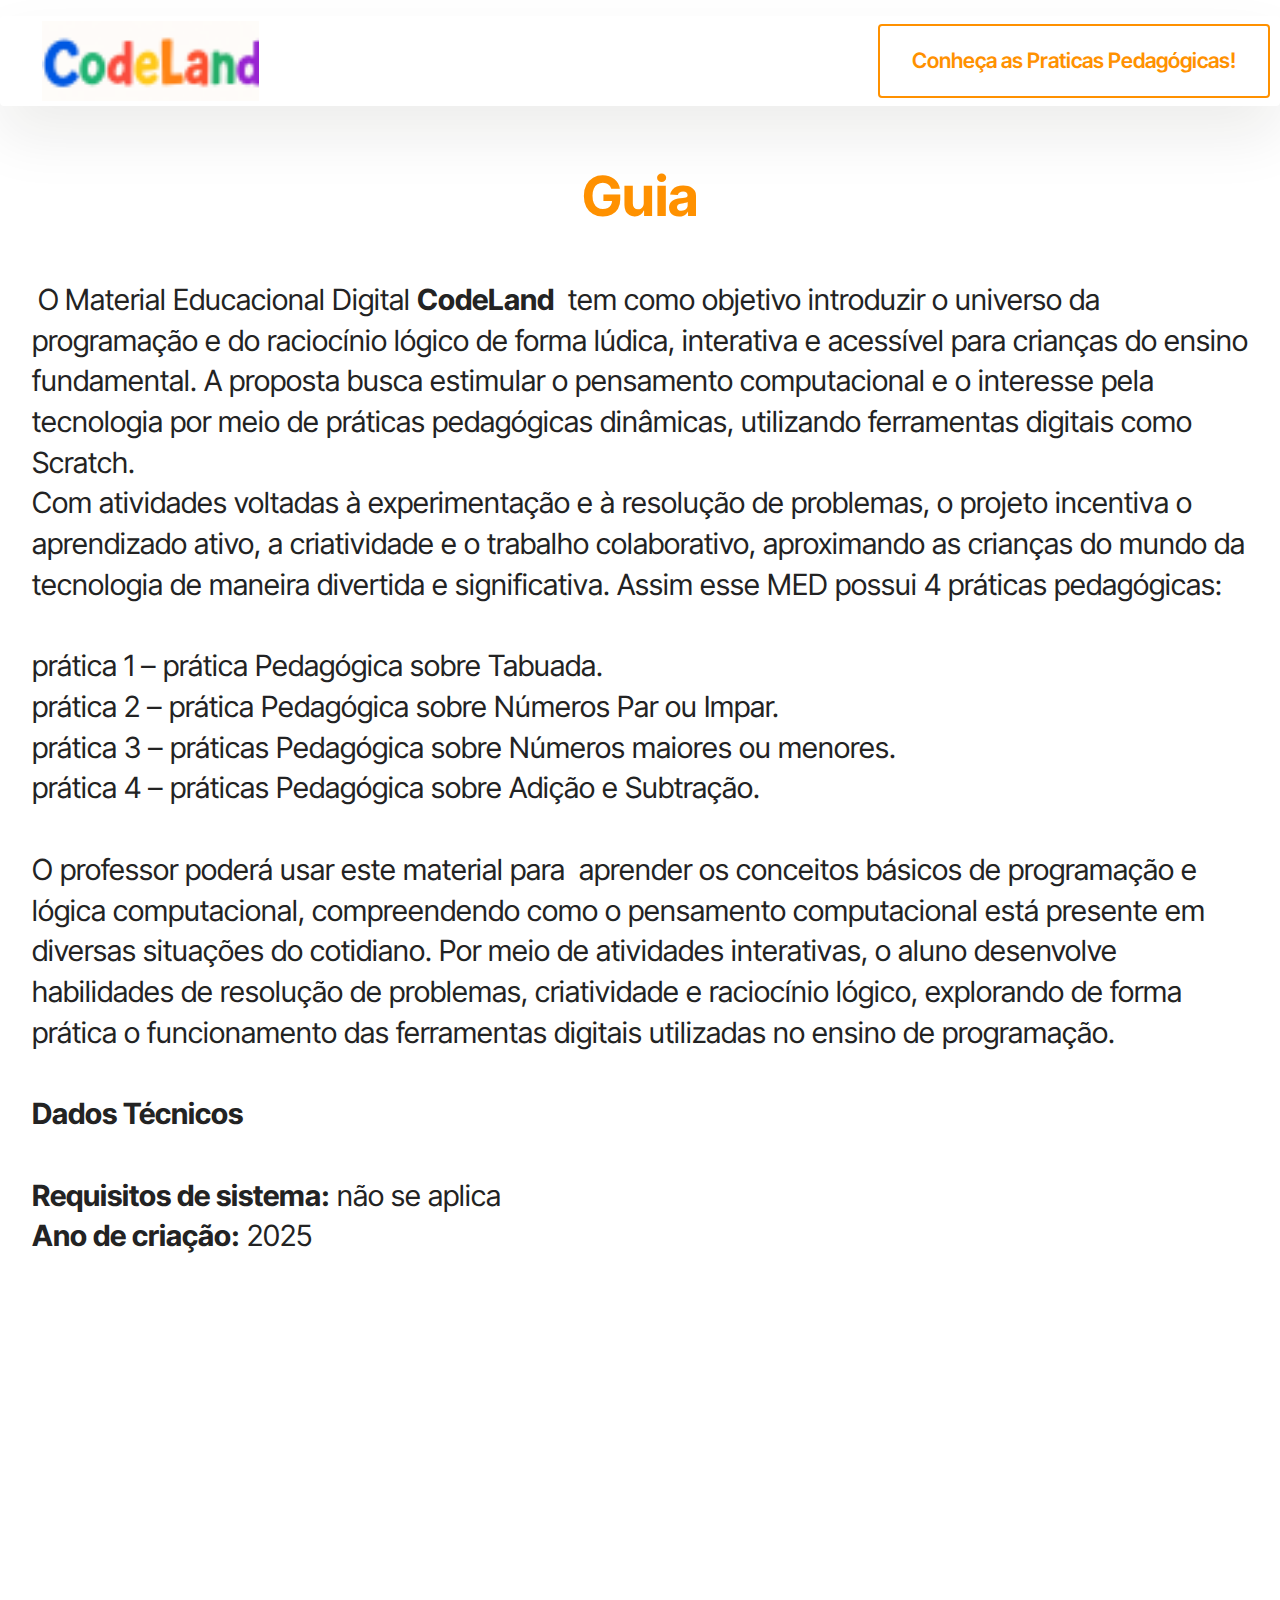
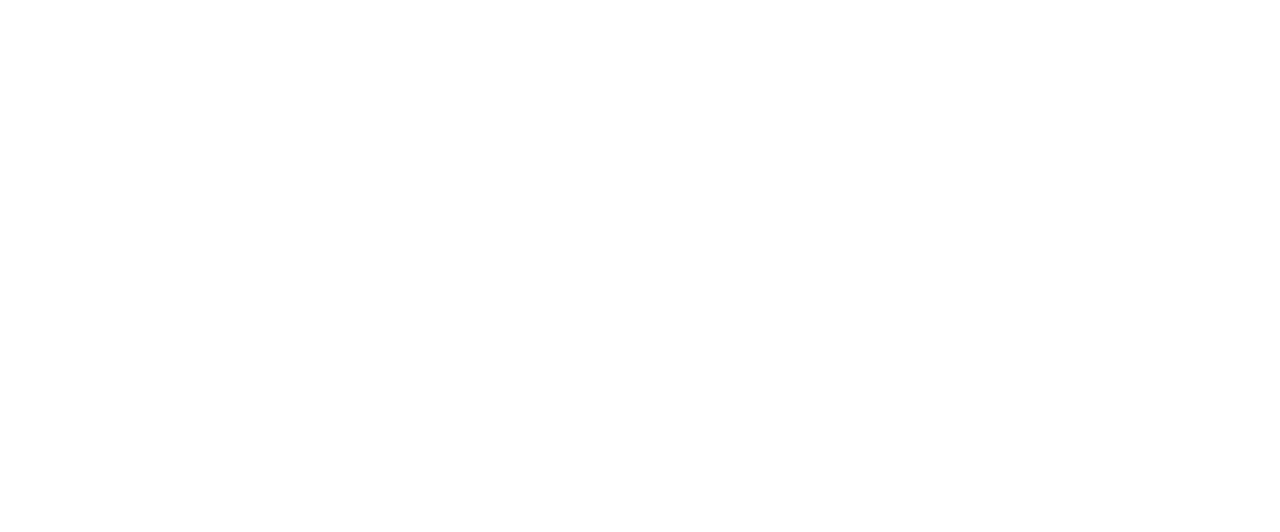
<file: page6.html>
<!DOCTYPE html>
<html  >
<head>
  <!-- Site made with Mobirise Website Builder v6.1.4, https://mobirise.com -->
  <meta charset="UTF-8">
  <meta http-equiv="X-UA-Compatible" content="IE=edge">
  <meta name="generator" content="Mobirise v6.1.4, mobirise.com">
  <meta name="viewport" content="width=device-width, initial-scale=1, minimum-scale=1">
  <link rel="shortcut icon" href="assets/images/chatgpt20image20220de20out.20de2020252017-09-28-96x64.png" type="image/x-icon">
  <meta name="description" content="">
  
  
  <title>Guia</title>
  <link rel="stylesheet" href="assets/web/assets/mobirise-icons2/mobirise2.css">
  <link rel="stylesheet" href="assets/web/assets/mobirise-icons-bold/mobirise-icons-bold.css">
  <link rel="stylesheet" href="assets/bootstrap/css/bootstrap.min.css">
  <link rel="stylesheet" href="assets/animatecss/animate.css">
  <link rel="stylesheet" href="assets/dropdown/css/style.css">
  <link rel="stylesheet" href="assets/socicon/css/styles.css">
  <link rel="stylesheet" href="assets/theme/css/style.css">
  <link rel="preload" href="https://fonts.googleapis.com/css?family=Inter+Tight:100,200,300,400,500,600,700,800,900,100i,200i,300i,400i,500i,600i,700i,800i,900i&display=swap" as="style" onload="this.onload=null;this.rel='stylesheet'">
  <noscript><link rel="stylesheet" href="https://fonts.googleapis.com/css?family=Inter+Tight:100,200,300,400,500,600,700,800,900,100i,200i,300i,400i,500i,600i,700i,800i,900i&display=swap"></noscript>
  <link rel="preload" as="style" href="assets/mobirise/css/mbr-additional.css?v=KrNXER"><link rel="stylesheet" href="assets/mobirise/css/mbr-additional.css?v=KrNXER" type="text/css">

  
  
  
</head>
<body>
  
  <section data-bs-version="5.1" class="menu menu2 cid-uYLNGVtUOF" once="menu" id="menu02-6i">
	

	<nav class="navbar navbar-dropdown navbar-expand-lg">
		<div class="container">
			<div class="navbar-brand">
				<span class="navbar-logo">
					<a href="https://mobiri.se">
						<img src="assets/images/chatgpt20image20220de20out.20de2020252017-09-28-96x64.png" alt="Mobirise Website Builder" style="height: 5rem;">
					</a>
				</span>
				
			</div>
			<button class="navbar-toggler" type="button" data-toggle="collapse" data-bs-toggle="collapse" data-target="#navbarSupportedContent" data-bs-target="#navbarSupportedContent" aria-controls="navbarNavAltMarkup" aria-expanded="false" aria-label="Toggle navigation">
				<div class="hamburger">
					<span></span>
					<span></span>
					<span></span>
					<span></span>
				</div>
			</button>
			<div class="collapse navbar-collapse" id="navbarSupportedContent">
				
				
				<div class="navbar-buttons mbr-section-btn"><a class="btn btn-danger-outline display-4" href="page1.html">Conheça as Praticas Pedagógicas!</a></div>
			</div>
		</div>
	</nav>
</section>

<section data-bs-version="5.1" class="content4 cid-uYLHJMY2bH" id="list02-68">
    

    
    
    <div class="container">
        <div class="row justify-content-center">
            <div class="col-lg-12">
                <div class="title col-md-12 mb-5">
                    <h3 class="mbr-section-title mbr-fonts-style display-2"><strong>Guia</strong></h3>
                    
                </div>
                <div class="item features-without-image col-12">
                    <div class="item-wrapper">
                        <div class="card-box align-left">
                            
                            <p class="card-text mbr-fonts-style mb-5 display-5"><strong>&nbsp;</strong>O<strong>&nbsp;</strong>Material Educacional Digital <strong>CodeLand</strong>&nbsp; tem como objetivo introduzir o universo da programação e do raciocínio lógico de forma lúdica, interativa e acessível para crianças do ensino fundamental. A proposta busca estimular o pensamento computacional e o interesse pela tecnologia por meio de práticas pedagógicas dinâmicas, utilizando ferramentas digitais como Scratch.<br>Com atividades voltadas à experimentação e à resolução de problemas, o projeto incentiva o aprendizado ativo, a criatividade e o trabalho colaborativo, aproximando as crianças do mundo da tecnologia de maneira divertida e significativa. Assim esse MED possui 4 práticas pedagógicas:<br><br>prática 1 – prática Pedagógica sobre Tabuada.<br>prática 2 – prática Pedagógica sobre Números Par ou Impar.<br>    prática 3 – práticas Pedagógica sobre Números maiores ou menores.<br>prática 4 – práticas Pedagógica sobre Adição e Subtração.<br><br>O professor poderá usar este material para&nbsp;&nbsp;aprender os conceitos básicos de programação e lógica computacional, compreendendo como o pensamento computacional está presente em diversas situações do cotidiano. Por meio de atividades interativas, o aluno desenvolve habilidades de resolução de problemas, criatividade e raciocínio lógico, explorando de forma prática o funcionamento das ferramentas digitais utilizadas no ensino de programação.<br><br><strong>Dados Técnicos
</strong><br>
<br><strong>Requisitos de sistema:</strong> não se aplica
<br><strong>Ano de criação:</strong> 2025<br></p>
                        </div>
                    </div>
                </div>
                <div class="item features-without-image col-12">
                    <div class="item-wrapper">
                        <div class="card-box align-left">
                            
                            <p class="card-text mbr-fonts-style mb-5 display-7"></p>
                        </div>
                    </div>
                </div>
                
            </div>
        </div>
    </div>
</section>

<section data-bs-version="5.1" class="features035 cid-uYLPeU73xo" id="features035-6k">
	

	
	
	<div class="container">
		<div class="row">
			<div class="col-12 col-lg-9 active">
				<div class="item-wrapper">
					<div class="card-box">
						<h4 class="card-text mbr-fonts-style display-7"></h4>
					</div>
				</div>
			</div>
			<div class="col-12 col-lg-3 active">
				<div class="mbr-section-btn"><a class="btn btn-danger-outline display-7" href="index.html">Voltar!</a></div>
			</div>
		</div>
	</div>
</section>

<section data-bs-version="5.1" class="footer3 cid-uYLeNpzXAT" once="footers" id="footer03-63">

        

    

    <div class="container">
        <div class="row">
            <div class="row-links">
                <ul class="header-menu">
                  
                  
                  
                  
                <li class="header-menu-item mbr-fonts-style display-5">
                    <a href="index.html" class="text-danger text-primary">Sobre o MED</a></li><li class="header-menu-item mbr-fonts-style display-5"><a href="page6.html" class="text-danger text-primary">Guia</a></li><li class="header-menu-item mbr-fonts-style display-5"><a href="page7.html" class="text-danger text-primary">Créditos</a></li></ul>
              </div>

            <div class="col-12 mt-4">
                <div class="social-row">
                    <div class="soc-item">
                        <a href="https://www.facebook.com/oficial.ifc/" target="_blank">
                            <span class="mbr-iconfont display-7 socicon-facebook socicon"></span>
                        </a>
                    </div>
                    <div class="soc-item">
                        <a href="https://ifc.edu.br/nossos-canais/" target="_blank">
                            <span class="mbr-iconfont mbrib-link"></span>
                        </a>
                    </div>
                    <div class="soc-item">
                        <a href="https://www.instagram.com/ifc.oficial/" target="_blank">
                            <span class="mbr-iconfont socicon-instagram socicon"></span>
                        </a>
                    </div>
                    
                    
                </div>
            </div>
            <div class="col-12 mt-5">
                <p class="mbr-fonts-style copyright display-7">
                    © Copyright 2025 IFC/Fraiburgo .&nbsp; All Rights Reserved
                </p>
            </div>
        </div>
    </div>
</section><section class="display-7" style="padding: 0;align-items: center;justify-content: center;flex-wrap: wrap;    align-content: center;display: flex;position: relative;height: 4rem;"><a href="https://mobiri.se/" style="flex: 1 1;height: 4rem;position: absolute;width: 100%;z-index: 1;"><img alt="" style="height: 4rem;" src="[data-uri]"></a><p style="margin: 0;text-align: center;" class="display-7">&#8204;</p><a style="z-index:1" href="https://mobirise.com/builder/ai-website-builder.html">AI Website Software</a></section><script src="assets/bootstrap/js/bootstrap.bundle.min.js"></script>  <script src="assets/smoothscroll/smooth-scroll.js"></script>  <script src="assets/ytplayer/index.js"></script>  <script src="assets/dropdown/js/navbar-dropdown.js"></script>  <script src="assets/theme/js/script.js"></script>  
  
  
 <div id="scrollToTop" class="scrollToTop mbr-arrow-up"><a style="text-align: center;"><i class="mbr-arrow-up-icon mbr-arrow-up-icon-cm cm-icon cm-icon-smallarrow-up"></i></a></div>
    <input name="animation" type="hidden">
  </body>
</html>
</file>
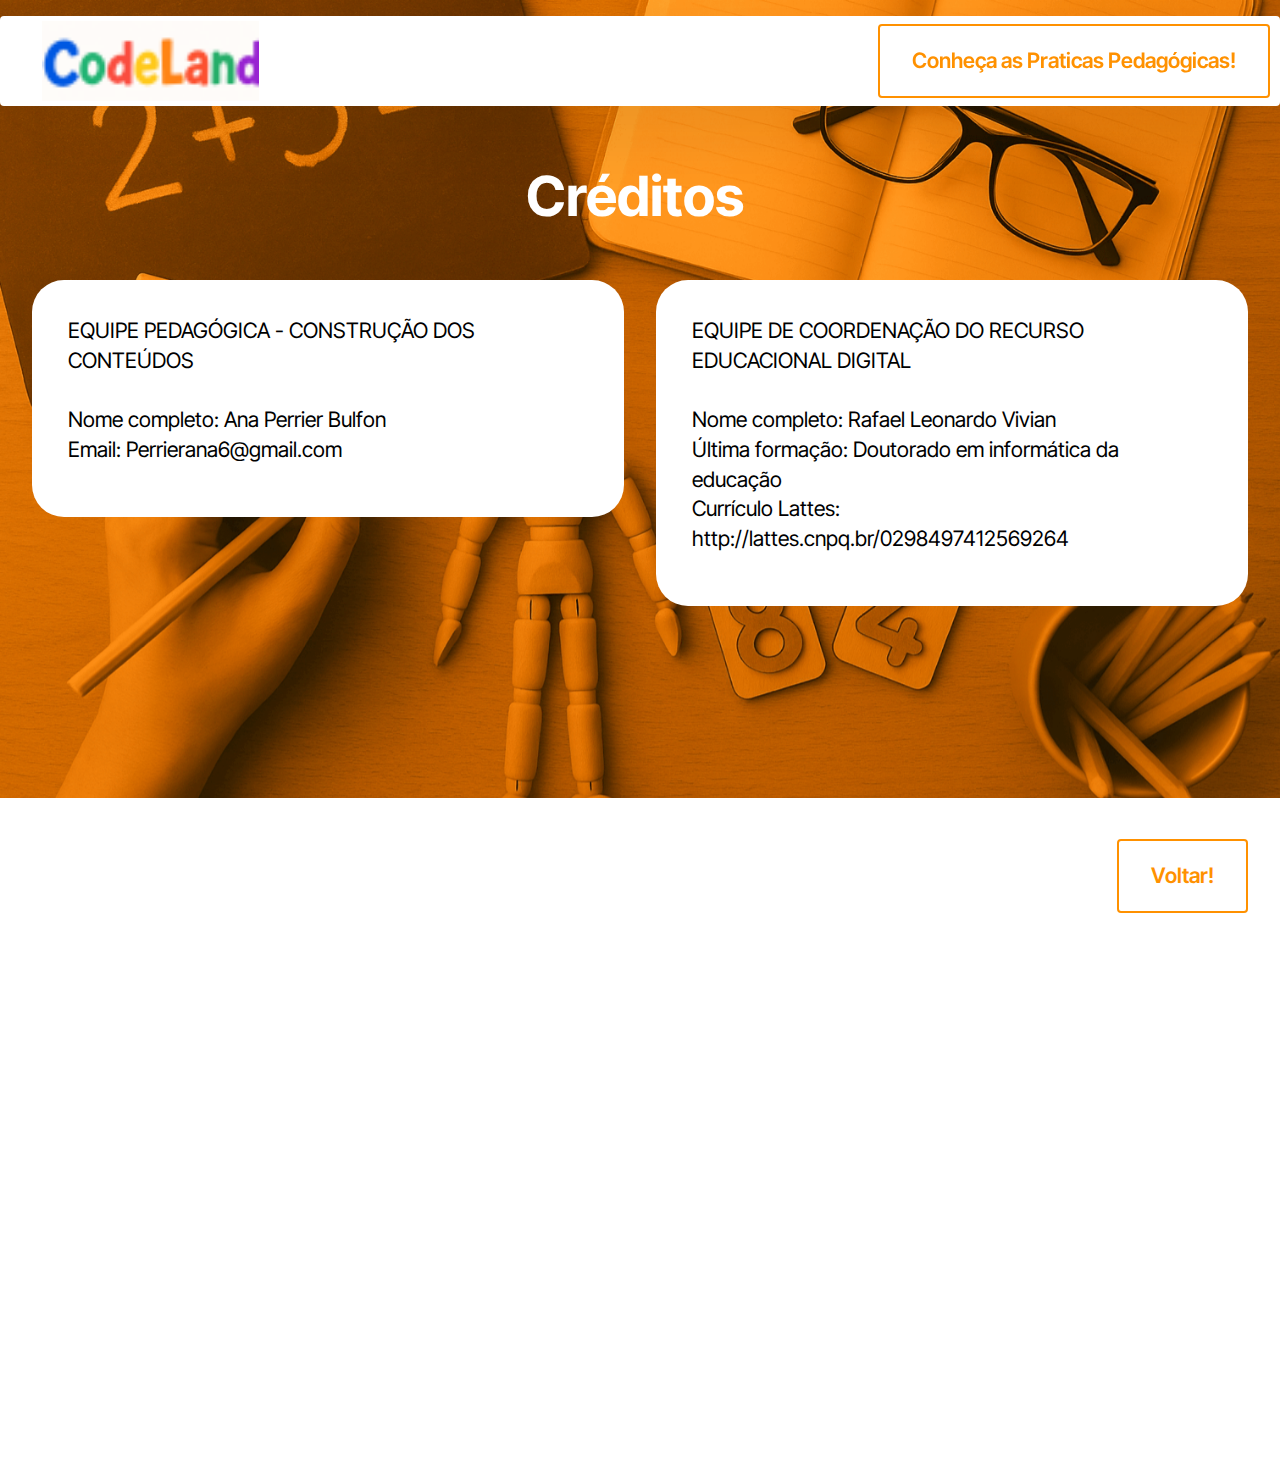
<file: page7.html>
<!DOCTYPE html>
<html  >
<head>
  <!-- Site made with Mobirise Website Builder v6.1.4, https://mobirise.com -->
  <meta charset="UTF-8">
  <meta http-equiv="X-UA-Compatible" content="IE=edge">
  <meta name="generator" content="Mobirise v6.1.4, mobirise.com">
  <meta name="viewport" content="width=device-width, initial-scale=1, minimum-scale=1">
  <link rel="shortcut icon" href="assets/images/chatgpt20image20220de20out.20de2020252017-09-28-96x64.png" type="image/x-icon">
  <meta name="description" content="">
  
  
  <title>Creditos</title>
  <link rel="stylesheet" href="assets/web/assets/mobirise-icons2/mobirise2.css">
  <link rel="stylesheet" href="assets/web/assets/mobirise-icons-bold/mobirise-icons-bold.css">
  <link rel="stylesheet" href="assets/bootstrap/css/bootstrap.min.css">
  <link rel="stylesheet" href="assets/parallax/jarallax.css">
  <link rel="stylesheet" href="assets/animatecss/animate.css">
  <link rel="stylesheet" href="assets/dropdown/css/style.css">
  <link rel="stylesheet" href="assets/socicon/css/styles.css">
  <link rel="stylesheet" href="assets/theme/css/style.css">
  <link rel="preload" href="https://fonts.googleapis.com/css?family=Inter+Tight:100,200,300,400,500,600,700,800,900,100i,200i,300i,400i,500i,600i,700i,800i,900i&display=swap" as="style" onload="this.onload=null;this.rel='stylesheet'">
  <noscript><link rel="stylesheet" href="https://fonts.googleapis.com/css?family=Inter+Tight:100,200,300,400,500,600,700,800,900,100i,200i,300i,400i,500i,600i,700i,800i,900i&display=swap"></noscript>
  <link rel="preload" as="style" href="assets/mobirise/css/mbr-additional.css?v=kpJhZM"><link rel="stylesheet" href="assets/mobirise/css/mbr-additional.css?v=kpJhZM" type="text/css">

  
  
  
</head>
<body>
  
  <section data-bs-version="5.1" class="menu menu2 cid-uYLNGVtUOF" once="menu" id="menu02-6i">
	

	<nav class="navbar navbar-dropdown navbar-expand-lg">
		<div class="container">
			<div class="navbar-brand">
				<span class="navbar-logo">
					<a href="https://anaperrier.github.io/codeland/">
						<img src="assets/images/chatgpt20image20220de20out.20de2020252017-09-28-96x64.png" alt="Mobirise Website Builder" style="height: 5rem;">
					</a>
				</span>
				
			</div>
			<button class="navbar-toggler" type="button" data-toggle="collapse" data-bs-toggle="collapse" data-target="#navbarSupportedContent" data-bs-target="#navbarSupportedContent" aria-controls="navbarNavAltMarkup" aria-expanded="false" aria-label="Toggle navigation">
				<div class="hamburger">
					<span></span>
					<span></span>
					<span></span>
					<span></span>
				</div>
			</button>
			<div class="collapse navbar-collapse" id="navbarSupportedContent">
				
				
				<div class="navbar-buttons mbr-section-btn"><a class="btn btn-danger-outline display-4" href="page1.html">Conheça as Praticas Pedagógicas!</a></div>
			</div>
		</div>
	</nav>
</section>

<section data-bs-version="5.1" class="people04 cid-uYLFNvLxOH mbr-parallax-background" id="people04-67">
	
	
	<div class="container">
		<div class="row mb-5 justify-content-center">
			<div class="col-12 mb-0 content-head">
				<h3 class="mbr-section-title mbr-fonts-style align-center mb-0 display-2"><strong>Créditos&nbsp;</strong></h3>
				
			</div>
		</div>
		<div class="row mbr-masonry" data-masonry="{&quot;percentPosition&quot;: true }">
			<div class="item features-without-image col-12 col-md-6 col-lg-6 active">
				<div class="item-wrapper">
					<div class="card-box align-left">
						<p class="card-text mbr-fonts-style display-7">EQUIPE PEDAGÓGICA - CONSTRUÇÃO DOS CONTEÚDOS
<br> 
<br> Nome completo: Ana Perrier Bulfon<br>Email: Perrierana6@gmail.com </p>
						
						<h5 class="card-title mbr-fonts-style display-7"></h5>
					</div>
				</div>
			</div>
			<div class="item features-without-image col-12 col-md-6 col-lg-6">
				<div class="item-wrapper">
					<div class="card-box align-left">
						<p class="card-text mbr-fonts-style display-7"> EQUIPE DE COORDENAÇÃO DO RECURSO EDUCACIONAL DIGITAL 
<br>
<br> Nome completo: Rafael Leonardo Vivian
<br>Última formação: Doutorado em informática da educação<br>
Currículo Lattes: http://lattes.cnpq.br/0298497412569264 <br>  </p>
						
						<h5 class="card-title mbr-fonts-style display-7"></h5>
					</div>
				</div>
			</div>
			
			
			
			
		</div>
	</div>
</section>

<section data-bs-version="5.1" class="features035 cid-uYLO8dKQTF" id="features035-6j">
	

	
	
	<div class="container">
		<div class="row">
			<div class="col-12 col-lg-9 active">
				<div class="item-wrapper">
					<div class="card-box">
						<h4 class="card-text mbr-fonts-style display-7"></h4>
					</div>
				</div>
			</div>
			<div class="col-12 col-lg-3 active">
				<div class="mbr-section-btn"><a class="btn btn-danger-outline display-7" href="index.html">Voltar!</a></div>
			</div>
		</div>
	</div>
</section>

<section data-bs-version="5.1" class="footer3 cid-uYLeNpzXAT" once="footers" id="footer03-65">

        

    

    <div class="container">
        <div class="row">
            <div class="row-links">
                <ul class="header-menu">
                  
                  
                  
                  
                <li class="header-menu-item mbr-fonts-style display-5">
                    <a href="index.html" class="text-danger text-primary">Sobre o MED</a></li><li class="header-menu-item mbr-fonts-style display-5"><a href="page6.html" class="text-danger text-primary">Guia</a></li><li class="header-menu-item mbr-fonts-style display-5"><a href="page7.html" class="text-danger text-primary">Créditos</a></li></ul>
              </div>

            <div class="col-12 mt-4">
                <div class="social-row">
                    <div class="soc-item">
                        <a href="https://www.facebook.com/oficial.ifc/" target="_blank">
                            <span class="mbr-iconfont display-7 socicon-facebook socicon"></span>
                        </a>
                    </div>
                    <div class="soc-item">
                        <a href="https://ifc.edu.br/nossos-canais/" target="_blank">
                            <span class="mbr-iconfont mbrib-link"></span>
                        </a>
                    </div>
                    <div class="soc-item">
                        <a href="https://www.instagram.com/ifc.oficial/" target="_blank">
                            <span class="mbr-iconfont socicon-instagram socicon"></span>
                        </a>
                    </div>
                    
                    
                </div>
            </div>
            <div class="col-12 mt-5">
                <p class="mbr-fonts-style copyright display-7">
                    © Copyright 2025 IFC/Fraiburgo .&nbsp; All Rights Reserved
                </p>
            </div>
        </div>
    </div>
</section><section class="display-7" style="padding: 0;align-items: center;justify-content: center;flex-wrap: wrap;    align-content: center;display: flex;position: relative;height: 4rem;"><a href="https://mobiri.se/" style="flex: 1 1;height: 4rem;position: absolute;width: 100%;z-index: 1;"><img alt="" style="height: 4rem;" src="[data-uri]"></a><p style="margin: 0;text-align: center;" class="display-7">&#8204;</p><a style="z-index:1" href="https://mobirise.com/builder/ai-website-generator.html">AI Website Generator</a></section><script src="assets/bootstrap/js/bootstrap.bundle.min.js"></script>  <script src="assets/parallax/jarallax.js"></script>  <script src="assets/smoothscroll/smooth-scroll.js"></script>  <script src="assets/ytplayer/index.js"></script>  <script src="assets/dropdown/js/navbar-dropdown.js"></script>  <script src="assets/masonry/masonry.pkgd.min.js"></script>  <script src="assets/imagesloaded/imagesloaded.pkgd.min.js"></script>  <script src="assets/theme/js/script.js"></script>  
  
  
 <div id="scrollToTop" class="scrollToTop mbr-arrow-up"><a style="text-align: center;"><i class="mbr-arrow-up-icon mbr-arrow-up-icon-cm cm-icon cm-icon-smallarrow-up"></i></a></div>
    <input name="animation" type="hidden">
  </body>
</html>
</file>
<file: assets/web/assets/mobirise-icons2/mobirise2.css>
@font-face {
  font-family: 'Moririse2';
  font-display: swap;
  src:  url('mobirise2.eot?f2bix4');
  src:  url('mobirise2.eot?f2bix4#iefix') format('embedded-opentype'),
    url('mobirise2.ttf?f2bix4') format('truetype'),
    url('mobirise2.woff?f2bix4') format('woff'),
    url('mobirise2.svg?f2bix4#mobirise2') format('svg');
  font-weight: normal;
  font-style: normal;
}

[class^="mobi-"], [class*=" mobi-"] {
  /* use !important to prevent issues with browser extensions that change fonts */
  font-family: 'Moririse2' !important;
  speak: none;
  font-style: normal;
  font-weight: normal;
  font-variant: normal;
  text-transform: none;
  line-height: 1;

  /* Better Font Rendering =========== */
  -webkit-font-smoothing: antialiased;
  -moz-osx-font-smoothing: grayscale;
}

.mobi-mbri-add-submenu:before {
  content: "\e900";
}
.mobi-mbri-alert:before {
  content: "\e901";
}
.mobi-mbri-align-center:before {
  content: "\e902";
}
.mobi-mbri-align-justify:before {
  content: "\e903";
}
.mobi-mbri-align-left:before {
  content: "\e904";
}
.mobi-mbri-align-right:before {
  content: "\e905";
}
.mobi-mbri-android:before {
  content: "\e906";
}
.mobi-mbri-apple:before {
  content: "\e907";
}
.mobi-mbri-arrow-down:before {
  content: "\e908";
}
.mobi-mbri-arrow-next:before {
  content: "\e909";
}
.mobi-mbri-arrow-prev:before {
  content: "\e90a";
}
.mobi-mbri-arrow-up:before {
  content: "\e90b";
}
.mobi-mbri-bold:before {
  content: "\e90c";
}
.mobi-mbri-bookmark:before {
  content: "\e90d";
}
.mobi-mbri-bootstrap:before {
  content: "\e90e";
}
.mobi-mbri-briefcase:before {
  content: "\e90f";
}
.mobi-mbri-browse:before {
  content: "\e910";
}
.mobi-mbri-bulleted-list:before {
  content: "\e911";
}
.mobi-mbri-calendar:before {
  content: "\e912";
}
.mobi-mbri-camera:before {
  content: "\e913";
}
.mobi-mbri-cart-add:before {
  content: "\e914";
}
.mobi-mbri-cart-full:before {
  content: "\e915";
}
.mobi-mbri-cash:before {
  content: "\e916";
}
.mobi-mbri-change-style:before {
  content: "\e917";
}
.mobi-mbri-chat:before {
  content: "\e918";
}
.mobi-mbri-clock:before {
  content: "\e919";
}
.mobi-mbri-close:before {
  content: "\e91a";
}
.mobi-mbri-cloud:before {
  content: "\e91b";
}
.mobi-mbri-code:before {
  content: "\e91c";
}
.mobi-mbri-contact-form:before {
  content: "\e91d";
}
.mobi-mbri-credit-card:before {
  content: "\e91e";
}
.mobi-mbri-cursor-click:before {
  content: "\e91f";
}
.mobi-mbri-cust-feedback:before {
  content: "\e920";
}
.mobi-mbri-database:before {
  content: "\e921";
}
.mobi-mbri-delivery:before {
  content: "\e922";
}
.mobi-mbri-desktop:before {
  content: "\e923";
}
.mobi-mbri-devices:before {
  content: "\e924";
}
.mobi-mbri-down:before {
  content: "\e925";
}
.mobi-mbri-download-2:before {
  content: "\e926";
}
.mobi-mbri-download:before {
  content: "\e927";
}
.mobi-mbri-drag-n-drop-2:before {
  content: "\e928";
}
.mobi-mbri-drag-n-drop:before {
  content: "\e929";
}
.mobi-mbri-edit-2:before {
  content: "\e92a";
}
.mobi-mbri-edit:before {
  content: "\e92b";
}
.mobi-mbri-error:before {
  content: "\e92c";
}
.mobi-mbri-extension:before {
  content: "\e92d";
}
.mobi-mbri-features:before {
  content: "\e92e";
}
.mobi-mbri-file:before {
  content: "\e92f";
}
.mobi-mbri-flag:before {
  content: "\e930";
}
.mobi-mbri-folder:before {
  content: "\e931";
}
.mobi-mbri-gift:before {
  content: "\e932";
}
.mobi-mbri-github:before {
  content: "\e933";
}
.mobi-mbri-globe-2:before {
  content: "\e934";
}
.mobi-mbri-globe:before {
  content: "\e935";
}
.mobi-mbri-growing-chart:before {
  content: "\e936";
}
.mobi-mbri-hearth:before {
  content: "\e937";
}
.mobi-mbri-help:before {
  content: "\e938";
}
.mobi-mbri-home:before {
  content: "\e939";
}
.mobi-mbri-hot-cup:before {
  content: "\e93a";
}
.mobi-mbri-idea:before {
  content: "\e93b";
}
.mobi-mbri-image-gallery:before {
  content: "\e93c";
}
.mobi-mbri-image-slider:before {
  content: "\e93d";
}
.mobi-mbri-info:before {
  content: "\e93e";
}
.mobi-mbri-italic:before {
  content: "\e93f";
}
.mobi-mbri-key:before {
  content: "\e940";
}
.mobi-mbri-laptop:before {
  content: "\e941";
}
.mobi-mbri-layers:before {
  content: "\e942";
}
.mobi-mbri-left-right:before {
  content: "\e943";
}
.mobi-mbri-left:before {
  content: "\e944";
}
.mobi-mbri-letter:before {
  content: "\e945";
}
.mobi-mbri-like:before {
  content: "\e946";
}
.mobi-mbri-link:before {
  content: "\e947";
}
.mobi-mbri-lock:before {
  content: "\e948";
}
.mobi-mbri-login:before {
  content: "\e949";
}
.mobi-mbri-logout:before {
  content: "\e94a";
}
.mobi-mbri-magic-stick:before {
  content: "\e94b";
}
.mobi-mbri-map-pin:before {
  content: "\e94c";
}
.mobi-mbri-menu:before {
  content: "\e94d";
}
.mobi-mbri-mobile-2:before {
  content: "\e94e";
}
.mobi-mbri-mobile-horizontal:before {
  content: "\e94f";
}
.mobi-mbri-mobile:before {
  content: "\e950";
}
.mobi-mbri-mobirise:before {
  content: "\e951";
}
.mobi-mbri-more-horizontal:before {
  content: "\e952";
}
.mobi-mbri-more-vertical:before {
  content: "\e953";
}
.mobi-mbri-music:before {
  content: "\e954";
}
.mobi-mbri-new-file:before {
  content: "\e955";
}
.mobi-mbri-numbered-list:before {
  content: "\e956";
}
.mobi-mbri-opened-folder:before {
  content: "\e957";
}
.mobi-mbri-pages:before {
  content: "\e958";
}
.mobi-mbri-paper-plane:before {
  content: "\e959";
}
.mobi-mbri-paperclip:before {
  content: "\e95a";
}
.mobi-mbri-phone:before {
  content: "\e95b";
}
.mobi-mbri-photo:before {
  content: "\e95c";
}
.mobi-mbri-photos:before {
  content: "\e95d";
}
.mobi-mbri-pin:before {
  content: "\e95e";
}
.mobi-mbri-play:before {
  content: "\e95f";
}
.mobi-mbri-plus:before {
  content: "\e960";
}
.mobi-mbri-preview:before {
  content: "\e961";
}
.mobi-mbri-print:before {
  content: "\e962";
}
.mobi-mbri-protect:before {
  content: "\e963";
}
.mobi-mbri-question:before {
  content: "\e964";
}
.mobi-mbri-quote-left:before {
  content: "\e965";
}
.mobi-mbri-quote-right:before {
  content: "\e966";
}
.mobi-mbri-redo:before {
  content: "\e967";
}
.mobi-mbri-refresh:before {
  content: "\e968";
}
.mobi-mbri-responsive-2:before {
  content: "\e969";
}
.mobi-mbri-responsive:before {
  content: "\e96a";
}
.mobi-mbri-right:before {
  content: "\e96b";
}
.mobi-mbri-rocket:before {
  content: "\e96c";
}
.mobi-mbri-sad-face:before {
  content: "\e96d";
}
.mobi-mbri-sale:before {
  content: "\e96e";
}
.mobi-mbri-save:before {
  content: "\e96f";
}
.mobi-mbri-search:before {
  content: "\e970";
}
.mobi-mbri-setting-2:before {
  content: "\e971";
}
.mobi-mbri-setting-3:before {
  content: "\e972";
}
.mobi-mbri-setting:before {
  content: "\e973";
}
.mobi-mbri-share:before {
  content: "\e974";
}
.mobi-mbri-shopping-bag:before {
  content: "\e975";
}
.mobi-mbri-shopping-basket:before {
  content: "\e976";
}
.mobi-mbri-shopping-cart:before {
  content: "\e977";
}
.mobi-mbri-sites:before {
  content: "\e978";
}
.mobi-mbri-smile-face:before {
  content: "\e979";
}
.mobi-mbri-speed:before {
  content: "\e97a";
}
.mobi-mbri-star:before {
  content: "\e97b";
}
.mobi-mbri-success:before {
  content: "\e97c";
}
.mobi-mbri-sun:before {
  content: "\e97d";
}
.mobi-mbri-sun2:before {
  content: "\e97e";
}
.mobi-mbri-tablet-vertical:before {
  content: "\e97f";
}
.mobi-mbri-tablet:before {
  content: "\e980";
}
.mobi-mbri-target:before {
  content: "\e981";
}
.mobi-mbri-timer:before {
  content: "\e982";
}
.mobi-mbri-to-ftp:before {
  content: "\e983";
}
.mobi-mbri-to-local-drive:before {
  content: "\e984";
}
.mobi-mbri-touch-swipe:before {
  content: "\e985";
}
.mobi-mbri-touch:before {
  content: "\e986";
}
.mobi-mbri-trash:before {
  content: "\e987";
}
.mobi-mbri-underline:before {
  content: "\e988";
}
.mobi-mbri-undo:before {
  content: "\e989";
}
.mobi-mbri-unlink:before {
  content: "\e98a";
}
.mobi-mbri-unlock:before {
  content: "\e98b";
}
.mobi-mbri-up-down:before {
  content: "\e98c";
}
.mobi-mbri-up:before {
  content: "\e98d";
}
.mobi-mbri-update:before {
  content: "\e98e";
}
.mobi-mbri-upload-2:before {
  content: "\e98f";
}
.mobi-mbri-upload:before {
  content: "\e990";
}
.mobi-mbri-user-2:before {
  content: "\e991";
}
.mobi-mbri-user:before {
  content: "\e992";
}
.mobi-mbri-users:before {
  content: "\e993";
}
.mobi-mbri-video-play:before {
  content: "\e994";
}
.mobi-mbri-video:before {
  content: "\e995";
}
.mobi-mbri-watch:before {
  content: "\e996";
}
.mobi-mbri-website-theme-2:before {
  content: "\e997";
}
.mobi-mbri-website-theme:before {
  content: "\e998";
}
.mobi-mbri-wifi:before {
  content: "\e999";
}
.mobi-mbri-windows:before {
  content: "\e99a";
}
.mobi-mbri-zoom-in:before {
  content: "\e99b";
}
.mobi-mbri-zoom-out:before {
  content: "\e99c";
}
</file>
<file: assets/web/assets/mobirise-icons-bold/mobirise-icons-bold.css>
@font-face {
  font-family: 'mobirise-icons-bold';
  font-display: swap;
  src:  url('mobirise-icons-bold.eot?m1l4yr');
  src:  url('mobirise-icons-bold.eot?m1l4yr#iefix') format('embedded-opentype'),
    url('mobirise-icons-bold.ttf?m1l4yr') format('truetype'),
    url('mobirise-icons-bold.woff?m1l4yr') format('woff'),
    url('mobirise-icons-bold.svg?m1l4yr#mobirise-icons-bold') format('svg');
  font-weight: normal;
  font-style: normal;
}

[class^="mbrib-"], [class*="mbrib-"] {
  /* use !important to prevent issues with browser extensions that change fonts */
  font-family: 'mobirise-icons-bold' !important;
  speak: none;
  font-style: normal;
  font-weight: normal;
  font-variant: normal;
  text-transform: none;
  line-height: 1;

  /* Better Font Rendering =========== */
  -webkit-font-smoothing: antialiased;
  -moz-osx-font-smoothing: grayscale;
}

.mbrib-add-submenu:before {
  content: "\e900";
}
.mbrib-alert:before {
  content: "\e901";
}
.mbrib-align-center:before {
  content: "\e902";
}
.mbrib-align-justify:before {
  content: "\e903";
}
.mbrib-align-left:before {
  content: "\e904";
}
.mbrib-align-right:before {
  content: "\e905";
}
.mbrib-android:before {
  content: "\e906";
}
.mbrib-apple:before {
  content: "\e907";
}
.mbrib-arrow-down:before {
  content: "\e908";
}
.mbrib-arrow-next:before {
  content: "\e909";
}
.mbrib-arrow-prev:before {
  content: "\e90a";
}
.mbrib-arrow-up:before {
  content: "\e90b";
}
.mbrib-bold:before {
  content: "\e90c";
}
.mbrib-bookmark:before {
  content: "\e90d";
}
.mbrib-bootstrap:before {
  content: "\e90e";
}
.mbrib-briefcase:before {
  content: "\e90f";
}
.mbrib-browse:before {
  content: "\e910";
}
.mbrib-bulleted-list:before {
  content: "\e911";
}
.mbrib-calendar:before {
  content: "\e912";
}
.mbrib-camera:before {
  content: "\e913";
}
.mbrib-cart-add:before {
  content: "\e914";
}
.mbrib-cart-full:before {
  content: "\e915";
}
.mbrib-cash:before {
  content: "\e916";
}
.mbrib-change-style:before {
  content: "\e917";
}
.mbrib-chat:before {
  content: "\e918";
}
.mbrib-clock:before {
  content: "\e919";
}
.mbrib-close:before {
  content: "\e91a";
}
.mbrib-cloud:before {
  content: "\e91b";
}
.mbrib-code:before {
  content: "\e91c";
}
.mbrib-contact-form:before {
  content: "\e91d";
}
.mbrib-credit-card:before {
  content: "\e91e";
}
.mbrib-cursor-click:before {
  content: "\e91f";
}
.mbrib-cust-feedback:before {
  content: "\e920";
}
.mbrib-database:before {
  content: "\e921";
}
.mbrib-delivery:before {
  content: "\e922";
}
.mbrib-desktop:before {
  content: "\e923";
}
.mbrib-devices:before {
  content: "\e924";
}
.mbrib-down:before {
  content: "\e925";
}
.mbrib-download:before {
  content: "\e926";
}
.mbrib-drag-n-drop:before {
  content: "\e927";
}
.mbrib-drag-n-drop2:before {
  content: "\e928";
}
.mbrib-edit:before {
  content: "\e929";
}
.mbrib-edit2:before {
  content: "\e92a";
}
.mbrib-error:before {
  content: "\e92b";
}
.mbrib-extension:before {
  content: "\e92c";
}
.mbrib-features:before {
  content: "\e92d";
}
.mbrib-file:before {
  content: "\e92e";
}
.mbrib-flag:before {
  content: "\e92f";
}
.mbrib-folder:before {
  content: "\e930";
}
.mbrib-gift:before {
  content: "\e931";
}
.mbrib-github:before {
  content: "\e932";
}
.mbrib-globe-2:before {
  content: "\e933";
}
.mbrib-globe:before {
  content: "\e934";
}
.mbrib-growing-chart:before {
  content: "\e935";
}
.mbrib-hearth:before {
  content: "\e936";
}
.mbrib-help:before {
  content: "\e937";
}
.mbrib-home:before {
  content: "\e938";
}
.mbrib-hot-cup:before {
  content: "\e939";
}
.mbrib-idea:before {
  content: "\e93a";
}
.mbrib-image-gallery:before {
  content: "\e93b";
}
.mbrib-image-slider:before {
  content: "\e93c";
}
.mbrib-info:before {
  content: "\e93d";
}
.mbrib-italic:before {
  content: "\e93e";
}
.mbrib-key:before {
  content: "\e93f";
}
.mbrib-laptop:before {
  content: "\e940";
}
.mbrib-layers:before {
  content: "\e941";
}
.mbrib-left-right:before {
  content: "\e942";
}
.mbrib-left:before {
  content: "\e943";
}
.mbrib-letter:before {
  content: "\e944";
}
.mbrib-like:before {
  content: "\e945";
}
.mbrib-link:before {
  content: "\e946";
}
.mbrib-lock:before {
  content: "\e947";
}
.mbrib-login:before {
  content: "\e948";
}
.mbrib-logout:before {
  content: "\e949";
}
.mbrib-magic-stick:before {
  content: "\e94a";
}
.mbrib-map-pin:before {
  content: "\e94b";
}
.mbrib-menu:before {
  content: "\e94c";
}
.mbrib-mobile:before {
  content: "\e94d";
}
.mbrib-mobile2:before {
  content: "\e94e";
}
.mbrib-mobirise:before {
  content: "\e94f";
}
.mbrib-more-horizontal:before {
  content: "\e950";
}
.mbrib-more-vertical:before {
  content: "\e951";
}
.mbrib-music:before {
  content: "\e952";
}
.mbrib-new-file:before {
  content: "\e953";
}
.mbrib-numbered-list:before {
  content: "\e954";
}
.mbrib-opened-folder:before {
  content: "\e955";
}
.mbrib-pages:before {
  content: "\e956";
}
.mbrib-paper-plane:before {
  content: "\e957";
}
.mbrib-paperclip:before {
  content: "\e958";
}
.mbrib-photo:before {
  content: "\e959";
}
.mbrib-photos:before {
  content: "\e95a";
}
.mbrib-pin:before {
  content: "\e95b";
}
.mbrib-play:before {
  content: "\e95c";
}
.mbrib-plus:before {
  content: "\e95d";
}
.mbrib-preview:before {
  content: "\e95e";
}
.mbrib-print:before {
  content: "\e95f";
}
.mbrib-protect:before {
  content: "\e960";
}
.mbrib-question:before {
  content: "\e961";
}
.mbrib-quote-left:before {
  content: "\e962";
}
.mbrib-quote-right:before {
  content: "\e963";
}
.mbrib-redo:before {
  content: "\e964";
}
.mbrib-refresh:before {
  content: "\e965";
}
.mbrib-responsive:before {
  content: "\e966";
}
.mbrib-right:before {
  content: "\e967";
}
.mbrib-rocket:before {
  content: "\e968";
}
.mbrib-sad-face:before {
  content: "\e969";
}
.mbrib-sale:before {
  content: "\e96a";
}
.mbrib-save:before {
  content: "\e96b";
}
.mbrib-search:before {
  content: "\e96c";
}
.mbrib-setting:before {
  content: "\e96d";
}
.mbrib-setting2:before {
  content: "\e96e";
}
.mbrib-setting3:before {
  content: "\e96f";
}
.mbrib-share:before {
  content: "\e970";
}
.mbrib-shopping-bag:before {
  content: "\e971";
}
.mbrib-shopping-basket:before {
  content: "\e972";
}
.mbrib-shopping-cart:before {
  content: "\e973";
}
.mbrib-sites:before {
  content: "\e974";
}
.mbrib-smile-face:before {
  content: "\e975";
}
.mbrib-speed:before {
  content: "\e976";
}
.mbrib-star:before {
  content: "\e977";
}
.mbrib-success:before {
  content: "\e978";
}
.mbrib-sun:before {
  content: "\e979";
}
.mbrib-sun2:before {
  content: "\e97a";
}
.mbrib-tablet-vertical:before {
  content: "\e97b";
}
.mbrib-tablet:before {
  content: "\e97c";
}
.mbrib-target:before {
  content: "\e97d";
}
.mbrib-timer:before {
  content: "\e97e";
}
.mbrib-to-ftp:before {
  content: "\e97f";
}
.mbrib-to-local-drive:before {
  content: "\e980";
}
.mbrib-touch-swipe:before {
  content: "\e981";
}
.mbrib-touch:before {
  content: "\e982";
}
.mbrib-trash:before {
  content: "\e983";
}
.mbrib-underline:before {
  content: "\e984";
}
.mbrib-undo:before {
  content: "\e985";
}
.mbrib-unlink:before {
  content: "\e986";
}
.mbrib-unlock:before {
  content: "\e987";
}
.mbrib-up-down:before {
  content: "\e988";
}
.mbrib-up:before {
  content: "\e989";
}
.mbrib-update:before {
  content: "\e98a";
}
.mbrib-upload:before {
  content: "\e98b";
}
.mbrib-user:before {
  content: "\e98c";
}
.mbrib-user2:before {
  content: "\e98d";
}
.mbrib-users:before {
  content: "\e98e";
}
.mbrib-video-play:before {
  content: "\e98f";
}
.mbrib-video:before {
  content: "\e990";
}
.mbrib-watch:before {
  content: "\e991";
}
.mbrib-website-theme:before {
  content: "\e992";
}
.mbrib-wifi:before {
  content: "\e993";
}
.mbrib-windows:before {
  content: "\e994";
}
.mbrib-zoom-out:before {
  content: "\e995";
}
</file>
<file: assets/dropdown/css/style.css>
.navbar-dropdown {
  left: 0;
  padding: 0;
  position: absolute;
  right: 0;
  top: 0;
  transition: all 0.45s ease;
  z-index: 1030;
  background: #282828; }
  .navbar-dropdown .navbar-logo {
    margin-right: 0.8rem;
    transition: margin 0.3s ease-in-out;
    vertical-align: middle; }
    .navbar-dropdown .navbar-logo img {
      height: 3.125rem;
      transition: all 0.3s ease-in-out; }
    .navbar-dropdown .navbar-logo.mbr-iconfont {
      font-size: 3.125rem;
      line-height: 3.125rem; }
  .navbar-dropdown .navbar-caption {
    font-weight: 700;
    white-space: normal;
    vertical-align: -4px;
    line-height: 3.125rem !important; }
    .navbar-dropdown .navbar-caption, .navbar-dropdown .navbar-caption:hover {
      color: inherit;
      text-decoration: none; }
  .navbar-dropdown .mbr-iconfont + .navbar-caption {
    vertical-align: -1px; }
  .navbar-dropdown.navbar-fixed-top {
    position: fixed; }
  .navbar-dropdown .navbar-brand span {
    vertical-align: -4px; }
  .navbar-dropdown.bg-color.transparent {
    background: none; }
  .navbar-dropdown.navbar-short .navbar-brand {
    padding: 0.625rem 0; }
    .navbar-dropdown.navbar-short .navbar-brand span {
      vertical-align: -1px; }
  .navbar-dropdown.navbar-short .navbar-caption {
    line-height: 2.375rem !important;
    vertical-align: -2px; }
  .navbar-dropdown.navbar-short .navbar-logo {
    margin-right: 0.5rem; }
    .navbar-dropdown.navbar-short .navbar-logo img {
      height: 2.375rem; }
    .navbar-dropdown.navbar-short .navbar-logo.mbr-iconfont {
      font-size: 2.375rem;
      line-height: 2.375rem; }
  .navbar-dropdown.navbar-short .mbr-table-cell {
    height: 3.625rem; }
  .navbar-dropdown .navbar-close {
    left: 0.6875rem;
    position: fixed;
    top: 0.75rem;
    z-index: 1000; }
  .navbar-dropdown .hamburger-icon {
    content: "";
    display: inline-block;
    vertical-align: middle;
    width: 16px;
    -webkit-box-shadow: 0 -6px 0 1px #282828,0 0 0 1px #282828,0 6px 0 1px #282828;
    -moz-box-shadow: 0 -6px 0 1px #282828,0 0 0 1px #282828,0 6px 0 1px #282828;
    box-shadow: 0 -6px 0 1px #282828,0 0 0 1px #282828,0 6px 0 1px #282828; }

.dropdown-menu .dropdown-toggle[data-toggle="dropdown-submenu"]::after {
  border-bottom: 0.35em solid transparent;
  border-left: 0.35em solid;
  border-right: 0;
  border-top: 0.35em solid transparent;
  margin-left: 0.3rem; }

.dropdown-menu .dropdown-item:focus {
  outline: 0; }

.nav-dropdown {
  font-size: 0.75rem;
  font-weight: 500;
  height: auto !important; }
  .nav-dropdown .nav-btn {
    padding-left: 1rem; }
  .nav-dropdown .link {
    margin: .667em 1.667em;
    font-weight: 500;
    padding: 0;
    transition: color .2s ease-in-out; }
    .nav-dropdown .link.dropdown-toggle {
      margin-right: 2.583em; }
      .nav-dropdown .link.dropdown-toggle::after {
        margin-left: .25rem;
        border-top: 0.35em solid;
        border-right: 0.35em solid transparent;
        border-left: 0.35em solid transparent;
        border-bottom: 0; }
      .nav-dropdown .link.dropdown-toggle[aria-expanded="true"] {
        margin: 0;
        padding: 0.667em 3.263em  0.667em 1.667em; }
  .nav-dropdown .link::after,
  .nav-dropdown .dropdown-item::after {
    color: inherit; }
  .nav-dropdown .btn {
    font-size: 0.75rem;
    font-weight: 700;
    letter-spacing: 0;
    margin-bottom: 0;
    padding-left: 1.25rem;
    padding-right: 1.25rem; }
  .nav-dropdown .dropdown-menu {
    border-radius: 0;
    border: 0;
    left: 0;
    margin: 0;
    padding-bottom: 1.25rem;
    padding-top: 1.25rem;
    position: relative; }
  .nav-dropdown .dropdown-submenu {
    margin-left: 0.125rem;
    top: 0; }
  .nav-dropdown .dropdown-item {
    font-weight: 500;
    line-height: 2;
    padding: 0.3846em 4.615em 0.3846em 1.5385em;
    position: relative;
    transition: color .2s ease-in-out, background-color .2s ease-in-out; }
    .nav-dropdown .dropdown-item::after {
      margin-top: -0.3077em;
      position: absolute;
      right: 1.1538em;
      top: 50%; }
    .nav-dropdown .dropdown-item:focus, .nav-dropdown .dropdown-item:hover {
      background: none; }

@media (max-width: 767px) {
  .nav-dropdown.navbar-toggleable-sm {
    bottom: 0;
    display: none;
    left: 0;
    overflow-x: hidden;
    position: fixed;
    top: 0;
    transform: translateX(-100%);
    -ms-transform: translateX(-100%);
    -webkit-transform: translateX(-100%);
    width: 18.75rem;
    z-index: 999; } }
.nav-dropdown.navbar-toggleable-xl {
  bottom: 0;
  display: none;
  left: 0;
  overflow-x: hidden;
  position: fixed;
  top: 0;
  transform: translateX(-100%);
  -ms-transform: translateX(-100%);
  -webkit-transform: translateX(-100%);
  width: 18.75rem;
  z-index: 999; }

.nav-dropdown-sm {
  display: block !important;
  overflow-x: hidden;
  overflow: auto;
  padding-top: 3.875rem; }
  .nav-dropdown-sm::after {
    content: "";
    display: block;
    height: 3rem;
    width: 100%; }
  .nav-dropdown-sm.collapse.in ~ .navbar-close {
    display: block !important; }
  .nav-dropdown-sm.collapsing, .nav-dropdown-sm.collapse.in {
    transform: translateX(0);
    -ms-transform: translateX(0);
    -webkit-transform: translateX(0);
    transition: all 0.25s ease-out;
    -webkit-transition: all 0.25s ease-out;
    background: #282828; }
  .nav-dropdown-sm.collapsing[aria-expanded="false"] {
    transform: translateX(-100%);
    -ms-transform: translateX(-100%);
    -webkit-transform: translateX(-100%); }
  .nav-dropdown-sm .nav-item {
    display: block;
    margin-left: 0 !important;
    padding-left: 0; }
  .nav-dropdown-sm .link,
  .nav-dropdown-sm .dropdown-item {
    border-top: 1px dotted rgba(255, 255, 255, 0.1);
    font-size: 0.8125rem;
    line-height: 1.6;
    margin: 0 !important;
    padding: 0.875rem 2.4rem 0.875rem 1.5625rem !important;
    position: relative;
    white-space: normal; }
    .nav-dropdown-sm .link:focus, .nav-dropdown-sm .link:hover,
    .nav-dropdown-sm .dropdown-item:focus,
    .nav-dropdown-sm .dropdown-item:hover {
      background: rgba(0, 0, 0, 0.2) !important;
      color: #c0a375; }
  .nav-dropdown-sm .nav-btn {
    position: relative;
    padding: 1.5625rem 1.5625rem 0 1.5625rem; }
    .nav-dropdown-sm .nav-btn::before {
      border-top: 1px dotted rgba(255, 255, 255, 0.1);
      content: "";
      left: 0;
      position: absolute;
      top: 0;
      width: 100%; }
    .nav-dropdown-sm .nav-btn + .nav-btn {
      padding-top: 0.625rem; }
      .nav-dropdown-sm .nav-btn + .nav-btn::before {
        display: none; }
  .nav-dropdown-sm .btn {
    padding: 0.625rem 0; }
  .nav-dropdown-sm .dropdown-toggle[data-toggle="dropdown-submenu"]::after {
    margin-left: .25rem;
    border-top: 0.35em solid;
    border-right: 0.35em solid transparent;
    border-left: 0.35em solid transparent;
    border-bottom: 0; }
  .nav-dropdown-sm .dropdown-toggle[data-toggle="dropdown-submenu"][aria-expanded="true"]::after {
    border-top: 0;
    border-right: 0.35em solid transparent;
    border-left: 0.35em solid transparent;
    border-bottom: 0.35em solid; }
  .nav-dropdown-sm .dropdown-menu {
    margin: 0;
    padding: 0;
    position: relative;
    top: 0;
    left: 0;
    width: 100%;
    border: 0;
    float: none;
    border-radius: 0;
    background: none; }
  .nav-dropdown-sm .dropdown-submenu {
    left: 100%;
    margin-left: 0.125rem;
    margin-top: -1.25rem;
    top: 0; }

.navbar-toggleable-sm .nav-dropdown .dropdown-menu {
  position: absolute; }

.navbar-toggleable-sm .nav-dropdown .dropdown-submenu {
  left: 100%;
  margin-left: 0.125rem;
  margin-top: -1.25rem;
  top: 0; }

.navbar-toggleable-sm.opened .nav-dropdown .dropdown-menu {
  position: relative; }

.navbar-toggleable-sm.opened .nav-dropdown .dropdown-submenu {
  left: 0;
  margin-left: 00rem;
  margin-top: 0rem;
  top: 0; }

.is-builder .nav-dropdown.collapsing {
  transition: none !important; }
</file>
<file: assets/socicon/css/styles.css>
@charset "UTF-8";

@font-face {
  font-family: 'Socicon';
  src:  url('../fonts/socicon.eot');
  src:  url('../fonts/socicon.eot?#iefix') format('embedded-opentype'),
    url('../fonts/socicon.woff2') format('woff2'),
    url('../fonts/socicon.ttf') format('truetype'),
    url('../fonts/socicon.woff') format('woff'),
    url('../fonts/socicon.svg#socicon') format('svg');
  font-weight: normal;
  font-style: normal;
  font-display: swap;
}

[data-icon]:before {
  font-family: "socicon" !important;
  content: attr(data-icon);
  font-style: normal !important;
  font-weight: normal !important;
  font-variant: normal !important;
  text-transform: none !important;
  speak: none;
  line-height: 1;
  -webkit-font-smoothing: antialiased;
  -moz-osx-font-smoothing: grayscale;
}

[class^="socicon-"], [class*=" socicon-"] {
  /* use !important to prevent issues with browser extensions that change fonts */
  font-family: 'Socicon' !important;
  speak: none;
  font-style: normal;
  font-weight: normal;
  font-variant: normal;
  text-transform: none;
  line-height: 1;

  /* Better Font Rendering =========== */
  -webkit-font-smoothing: antialiased;
  -moz-osx-font-smoothing: grayscale;
}

.socicon-500px:before {
  content: "\e000";
}
.socicon-8tracks:before {
  content: "\e001";
}
.socicon-airbnb:before {
  content: "\e002";
}
.socicon-alliance:before {
  content: "\e003";
}
.socicon-amazon:before {
  content: "\e004";
}
.socicon-amplement:before {
  content: "\e005";
}
.socicon-android:before {
  content: "\e006";
}
.socicon-angellist:before {
  content: "\e007";
}
.socicon-apple:before {
  content: "\e008";
}
.socicon-appnet:before {
  content: "\e009";
}
.socicon-baidu:before {
  content: "\e00a";
}
.socicon-bandcamp:before {
  content: "\e00b";
}
.socicon-battlenet:before {
  content: "\e00c";
}
.socicon-mixer:before {
  content: "\e00d";
}
.socicon-bebee:before {
  content: "\e00e";
}
.socicon-bebo:before {
  content: "\e00f";
}
.socicon-behance:before {
  content: "\e010";
}
.socicon-blizzard:before {
  content: "\e011";
}
.socicon-blogger:before {
  content: "\e012";
}
.socicon-buffer:before {
  content: "\e013";
}
.socicon-chrome:before {
  content: "\e014";
}
.socicon-coderwall:before {
  content: "\e015";
}
.socicon-curse:before {
  content: "\e016";
}
.socicon-dailymotion:before {
  content: "\e017";
}
.socicon-deezer:before {
  content: "\e018";
}
.socicon-delicious:before {
  content: "\e019";
}
.socicon-deviantart:before {
  content: "\e01a";
}
.socicon-diablo:before {
  content: "\e01b";
}
.socicon-digg:before {
  content: "\e01c";
}
.socicon-discord:before {
  content: "\e01d";
}
.socicon-disqus:before {
  content: "\e01e";
}
.socicon-douban:before {
  content: "\e01f";
}
.socicon-draugiem:before {
  content: "\e020";
}
.socicon-dribbble:before {
  content: "\e021";
}
.socicon-drupal:before {
  content: "\e022";
}
.socicon-ebay:before {
  content: "\e023";
}
.socicon-ello:before {
  content: "\e024";
}
.socicon-endomodo:before {
  content: "\e025";
}
.socicon-envato:before {
  content: "\e026";
}
.socicon-etsy:before {
  content: "\e027";
}
.socicon-facebook:before {
  content: "\e028";
}
.socicon-feedburner:before {
  content: "\e029";
}
.socicon-filmweb:before {
  content: "\e02a";
}
.socicon-firefox:before {
  content: "\e02b";
}
.socicon-flattr:before {
  content: "\e02c";
}
.socicon-flickr:before {
  content: "\e02d";
}
.socicon-formulr:before {
  content: "\e02e";
}
.socicon-forrst:before {
  content: "\e02f";
}
.socicon-foursquare:before {
  content: "\e030";
}
.socicon-friendfeed:before {
  content: "\e031";
}
.socicon-github:before {
  content: "\e032";
}
.socicon-goodreads:before {
  content: "\e033";
}
.socicon-google:before {
  content: "\e034";
}
.socicon-googlescholar:before {
  content: "\e035";
}
.socicon-googlegroups:before {
  content: "\e036";
}
.socicon-googlephotos:before {
  content: "\e037";
}
.socicon-googleplus:before {
  content: "\e038";
}
.socicon-grooveshark:before {
  content: "\e039";
}
.socicon-hackerrank:before {
  content: "\e03a";
}
.socicon-hearthstone:before {
  content: "\e03b";
}
.socicon-hellocoton:before {
  content: "\e03c";
}
.socicon-heroes:before {
  content: "\e03d";
}
.socicon-smashcast:before {
  content: "\e03e";
}
.socicon-horde:before {
  content: "\e03f";
}
.socicon-houzz:before {
  content: "\e040";
}
.socicon-icq:before {
  content: "\e041";
}
.socicon-identica:before {
  content: "\e042";
}
.socicon-imdb:before {
  content: "\e043";
}
.socicon-instagram:before {
  content: "\e044";
}
.socicon-issuu:before {
  content: "\e045";
}
.socicon-istock:before {
  content: "\e046";
}
.socicon-itunes:before {
  content: "\e047";
}
.socicon-keybase:before {
  content: "\e048";
}
.socicon-lanyrd:before {
  content: "\e049";
}
.socicon-lastfm:before {
  content: "\e04a";
}
.socicon-line:before {
  content: "\e04b";
}
.socicon-linkedin:before {
  content: "\e04c";
}
.socicon-livejournal:before {
  content: "\e04d";
}
.socicon-lyft:before {
  content: "\e04e";
}
.socicon-macos:before {
  content: "\e04f";
}
.socicon-mail:before {
  content: "\e050";
}
.socicon-medium:before {
  content: "\e051";
}
.socicon-meetup:before {
  content: "\e052";
}
.socicon-mixcloud:before {
  content: "\e053";
}
.socicon-modelmayhem:before {
  content: "\e054";
}
.socicon-mumble:before {
  content: "\e055";
}
.socicon-myspace:before {
  content: "\e056";
}
.socicon-newsvine:before {
  content: "\e057";
}
.socicon-nintendo:before {
  content: "\e058";
}
.socicon-npm:before {
  content: "\e059";
}
.socicon-odnoklassniki:before {
  content: "\e05a";
}
.socicon-openid:before {
  content: "\e05b";
}
.socicon-opera:before {
  content: "\e05c";
}
.socicon-outlook:before {
  content: "\e05d";
}
.socicon-overwatch:before {
  content: "\e05e";
}
.socicon-patreon:before {
  content: "\e05f";
}
.socicon-paypal:before {
  content: "\e060";
}
.socicon-periscope:before {
  content: "\e061";
}
.socicon-persona:before {
  content: "\e062";
}
.socicon-pinterest:before {
  content: "\e063";
}
.socicon-play:before {
  content: "\e064";
}
.socicon-player:before {
  content: "\e065";
}
.socicon-playstation:before {
  content: "\e066";
}
.socicon-pocket:before {
  content: "\e067";
}
.socicon-qq:before {
  content: "\e068";
}
.socicon-quora:before {
  content: "\e069";
}
.socicon-raidcall:before {
  content: "\e06a";
}
.socicon-ravelry:before {
  content: "\e06b";
}
.socicon-reddit:before {
  content: "\e06c";
}
.socicon-renren:before {
  content: "\e06d";
}
.socicon-researchgate:before {
  content: "\e06e";
}
.socicon-residentadvisor:before {
  content: "\e06f";
}
.socicon-reverbnation:before {
  content: "\e070";
}
.socicon-rss:before {
  content: "\e071";
}
.socicon-sharethis:before {
  content: "\e072";
}
.socicon-skype:before {
  content: "\e073";
}
.socicon-slideshare:before {
  content: "\e074";
}
.socicon-smugmug:before {
  content: "\e075";
}
.socicon-snapchat:before {
  content: "\e076";
}
.socicon-songkick:before {
  content: "\e077";
}
.socicon-soundcloud:before {
  content: "\e078";
}
.socicon-spotify:before {
  content: "\e079";
}
.socicon-stackexchange:before {
  content: "\e07a";
}
.socicon-stackoverflow:before {
  content: "\e07b";
}
.socicon-starcraft:before {
  content: "\e07c";
}
.socicon-stayfriends:before {
  content: "\e07d";
}
.socicon-steam:before {
  content: "\e07e";
}
.socicon-storehouse:before {
  content: "\e07f";
}
.socicon-strava:before {
  content: "\e080";
}
.socicon-streamjar:before {
  content: "\e081";
}
.socicon-stumbleupon:before {
  content: "\e082";
}
.socicon-swarm:before {
  content: "\e083";
}
.socicon-teamspeak:before {
  content: "\e084";
}
.socicon-teamviewer:before {
  content: "\e085";
}
.socicon-technorati:before {
  content: "\e086";
}
.socicon-telegram:before {
  content: "\e087";
}
.socicon-tripadvisor:before {
  content: "\e088";
}
.socicon-tripit:before {
  content: "\e089";
}
.socicon-triplej:before {
  content: "\e08a";
}
.socicon-tumblr:before {
  content: "\e08b";
}
.socicon-twitch:before {
  content: "\e08c";
}
.socicon-twitter:before {
  content: "\e08d";
}
.socicon-uber:before {
  content: "\e08e";
}
.socicon-ventrilo:before {
  content: "\e08f";
}
.socicon-viadeo:before {
  content: "\e090";
}
.socicon-viber:before {
  content: "\e091";
}
.socicon-viewbug:before {
  content: "\e092";
}
.socicon-vimeo:before {
  content: "\e093";
}
.socicon-vine:before {
  content: "\e094";
}
.socicon-vkontakte:before {
  content: "\e095";
}
.socicon-warcraft:before {
  content: "\e096";
}
.socicon-wechat:before {
  content: "\e097";
}
.socicon-weibo:before {
  content: "\e098";
}
.socicon-whatsapp:before {
  content: "\e099";
}
.socicon-wikipedia:before {
  content: "\e09a";
}
.socicon-windows:before {
  content: "\e09b";
}
.socicon-wordpress:before {
  content: "\e09c";
}
.socicon-wykop:before {
  content: "\e09d";
}
.socicon-xbox:before {
  content: "\e09e";
}
.socicon-xing:before {
  content: "\e09f";
}
.socicon-yahoo:before {
  content: "\e0a0";
}
.socicon-yammer:before {
  content: "\e0a1";
}
.socicon-yandex:before {
  content: "\e0a2";
}
.socicon-yelp:before {
  content: "\e0a3";
}
.socicon-younow:before {
  content: "\e0a4";
}
.socicon-youtube:before {
  content: "\e0a5";
}
.socicon-zapier:before {
  content: "\e0a6";
}
.socicon-zerply:before {
  content: "\e0a7";
}
.socicon-zomato:before {
  content: "\e0a8";
}
.socicon-zynga:before {
  content: "\e0a9";
}
.socicon-bluesky:before {
  content: "\e0aa";
}
.socicon-threads:before {
  content: "\e0ab";
}
.socicon-spreadshirt:before {
  content: "\e901";
}
.socicon-gamejolt:before {
  content: "\e902";
}
.socicon-trello:before {
  content: "\e903";
}
.socicon-tunein:before {
  content: "\e904";
}
.socicon-bloglovin:before {
  content: "\e905";
}
.socicon-gamewisp:before {
  content: "\e906";
}
.socicon-messenger:before {
  content: "\e907";
}
.socicon-pandora:before {
  content: "\e908";
}
.socicon-augment:before {
  content: "\e909";
}
.socicon-bitbucket:before {
  content: "\e90a";
}
.socicon-fyuse:before {
  content: "\e90b";
}
.socicon-yt-gaming:before {
  content: "\e90c";
}
.socicon-sketchfab:before {
  content: "\e90d";
}
.socicon-mobcrush:before {
  content: "\e90e";
}
.socicon-microsoft:before {
  content: "\e90f";
}
.socicon-realtor:before {
  content: "\e910";
}
.socicon-tidal:before {
  content: "\e911";
}
.socicon-qobuz:before {
  content: "\e912";
}
.socicon-natgeo:before {
  content: "\e913";
}
.socicon-mastodon:before {
  content: "\e914";
}
.socicon-unsplash:before {
  content: "\e915";
}
.socicon-homeadvisor:before {
  content: "\e916";
}
.socicon-angieslist:before {
  content: "\e917";
}
.socicon-codepen:before {
  content: "\e918";
}
.socicon-slack:before {
  content: "\e919";
}
.socicon-openaigym:before {
  content: "\e91a";
}
.socicon-logmein:before {
  content: "\e91b";
}
.socicon-fiverr:before {
  content: "\e91c";
}
.socicon-gotomeeting:before {
  content: "\e91d";
}
.socicon-aliexpress:before {
  content: "\e91e";
}
.socicon-guru:before {
  content: "\e91f";
}
.socicon-appstore:before {
  content: "\e920";
}
.socicon-homes:before {
  content: "\e921";
}
.socicon-zoom:before {
  content: "\e922";
}
.socicon-alibaba:before {
  content: "\e923";
}
.socicon-craigslist:before {
  content: "\e924";
}
.socicon-wix:before {
  content: "\e925";
}
.socicon-redfin:before {
  content: "\e926";
}
.socicon-googlecalendar:before {
  content: "\e927";
}
.socicon-shopify:before {
  content: "\e928";
}
.socicon-freelancer:before {
  content: "\e929";
}
.socicon-seedrs:before {
  content: "\e92a";
}
.socicon-bing:before {
  content: "\e92b";
}
.socicon-doodle:before {
  content: "\e92c";
}
.socicon-bonanza:before {
  content: "\e92d";
}
.socicon-squarespace:before {
  content: "\e92e";
}
.socicon-toptal:before {
  content: "\e92f";
}
.socicon-gust:before {
  content: "\e930";
}
.socicon-ask:before {
  content: "\e931";
}
.socicon-trulia:before {
  content: "\e932";
}
.socicon-loomly:before {
  content: "\e933";
}
.socicon-ghost:before {
  content: "\e934";
}
.socicon-upwork:before {
  content: "\e935";
}
.socicon-fundable:before {
  content: "\e936";
}
.socicon-booking:before {
  content: "\e937";
}
.socicon-googlemaps:before {
  content: "\e938";
}
.socicon-zillow:before {
  content: "\e939";
}
.socicon-niconico:before {
  content: "\e93a";
}
.socicon-toneden:before {
  content: "\e93b";
}
.socicon-crunchbase:before {
  content: "\e93c";
}
.socicon-homefy:before {
  content: "\e93d";
}
.socicon-calendly:before {
  content: "\e93e";
}
.socicon-livemaster:before {
  content: "\e93f";
}
.socicon-udemy:before {
  content: "\e940";
}
.socicon-codered:before {
  content: "\e941";
}
.socicon-origin:before {
  content: "\e942";
}
.socicon-nextdoor:before {
  content: "\e943";
}
.socicon-portfolio:before {
  content: "\e944";
}
.socicon-instructables:before {
  content: "\e945";
}
.socicon-gitlab:before {
  content: "\e946";
}
.socicon-hackernews:before {
  content: "\e947";
}
.socicon-smashwords:before {
  content: "\e948";
}
.socicon-kobo:before {
  content: "\e949";
}
.socicon-bookbub:before {
  content: "\e94a";
}
.socicon-mailru:before {
  content: "\e94b";
}
.socicon-moddb:before {
  content: "\e94c";
}
.socicon-indiedb:before {
  content: "\e94d";
}
.socicon-traxsource:before {
  content: "\e94e";
}
.socicon-gamefor:before {
  content: "\e94f";
}
.socicon-pixiv:before {
  content: "\e950";
}
.socicon-myanimelist:before {
  content: "\e951";
}
.socicon-blackberry:before {
  content: "\e952";
}
.socicon-wickr:before {
  content: "\e953";
}
.socicon-spip:before {
  content: "\e954";
}
.socicon-napster:before {
  content: "\e955";
}
.socicon-beatport:before {
  content: "\e956";
}
.socicon-hackerone:before {
  content: "\e957";
}
.socicon-internet:before {
  content: "\e958";
}
.socicon-ubuntu:before {
  content: "\e959";
}
.socicon-artstation:before {
  content: "\e95a";
}
.socicon-invision:before {
  content: "\e95b";
}
.socicon-torial:before {
  content: "\e95c";
}
.socicon-collectorz:before {
  content: "\e95d";
}
.socicon-seenthis:before {
  content: "\e95e";
}
.socicon-googleplaymusic:before {
  content: "\e95f";
}
.socicon-debian:before {
  content: "\e960";
}
.socicon-filmfreeway:before {
  content: "\e961";
}
.socicon-gnome:before {
  content: "\e962";
}
.socicon-itchio:before {
  content: "\e963";
}
.socicon-jamendo:before {
  content: "\e964";
}
.socicon-mix:before {
  content: "\e965";
}
.socicon-sharepoint:before {
  content: "\e966";
}
.socicon-tinder:before {
  content: "\e967";
}
.socicon-windguru:before {
  content: "\e968";
}
.socicon-cdbaby:before {
  content: "\e969";
}
.socicon-elementaryos:before {
  content: "\e96a";
}
.socicon-stage32:before {
  content: "\e96b";
}
.socicon-tiktok:before {
  content: "\e96c";
}
.socicon-gitter:before {
  content: "\e96d";
}
.socicon-letterboxd:before {
  content: "\e96e";
}
.socicon-threema:before {
  content: "\e96f";
}
.socicon-splice:before {
  content: "\e970";
}
.socicon-metapop:before {
  content: "\e971";
}
.socicon-naver:before {
  content: "\e972";
}
.socicon-remote:before {
  content: "\e973";
}
.socicon-flipboard:before {
  content: "\e974";
}
.socicon-googlehangouts:before {
  content: "\e975";
}
.socicon-dlive:before {
  content: "\e976";
}
.socicon-vsco:before {
  content: "\e977";
}
.socicon-stitcher:before {
  content: "\e978";
}
.socicon-avvo:before {
  content: "\e979";
}
.socicon-redbubble:before {
  content: "\e97a";
}
.socicon-society6:before {
  content: "\e97b";
}
.socicon-zazzle:before {
  content: "\e97c";
}
.socicon-eitaa:before {
  content: "\e97d";
}
.socicon-soroush:before {
  content: "\e97e";
}
.socicon-bale:before {
  content: "\e97f";
}
</file>
<file: assets/theme/css/style.css>
@charset "UTF-8";
section {
  background-color: #ffffff;
}

body {
  font-style: normal;
  line-height: 1.5;
  font-weight: 400;
  color: #232323;
  position: relative;
}

button {
  background-color: transparent;
  border-color: transparent;
}

.embla__button,
.carousel-control {
  background-color: #edefea !important;
  opacity: 0.8 !important;
  color: #464845 !important;
  border-color: #edefea !important;
}

.carousel .close,
.modalWindow .close {
  background-color: #edefea !important;
  color: #464845 !important;
  border-color: #edefea !important;
  opacity: 0.8 !important;
}

.carousel .close:hover,
.modalWindow .close:hover {
  opacity: 1 !important;
}

.carousel-indicators li {
  background-color: #edefea !important;
  border: 2px solid #464845 !important;
}

.carousel-indicators li:hover,
.carousel-indicators li:active {
  opacity: 0.8 !important;
}

.embla__button:hover,
.carousel-control:hover {
  background-color: #edefea !important;
  opacity: 1 !important;
}

.modalWindow-video-container {
  height: 80%;
}

section,
.container,
.container-fluid {
  position: relative;
  word-wrap: break-word;
}

a.mbr-iconfont:hover {
  text-decoration: none;
}

.article .lead p,
.article .lead ul,
.article .lead ol,
.article .lead pre,
.article .lead blockquote {
  margin-bottom: 0;
}

a {
  font-style: normal;
  font-weight: 400;
  cursor: pointer;
}
a, a:hover {
  text-decoration: none;
}

.mbr-section-title {
  font-style: normal;
  line-height: 1.3;
}

.mbr-section-subtitle {
  line-height: 1.3;
}

.mbr-text {
  font-style: normal;
  line-height: 1.7;
}

h1,
h2,
h3,
h4,
h5,
h6,
.display-1,
.display-2,
.display-4,
.display-5,
.display-7,
span,
p,
a {
  line-height: 1;
  word-break: break-word;
  word-wrap: break-word;
  font-weight: 400;
}

b,
strong {
  font-weight: bold;
}

input:-webkit-autofill, input:-webkit-autofill:hover, input:-webkit-autofill:focus, input:-webkit-autofill:active {
  transition-delay: 9999s;
  -webkit-transition-property: background-color, color;
  transition-property: background-color, color;
}

textarea[type=hidden] {
  display: none;
}

section {
  background-position: 50% 50%;
  background-repeat: no-repeat;
  background-size: cover;
}
section .mbr-background-video,
section .mbr-background-video-preview {
  position: absolute;
  bottom: 0;
  left: 0;
  right: 0;
  top: 0;
}

.hidden {
  visibility: hidden;
}

.mbr-z-index20 {
  z-index: 20;
}

/*! Base colors */
.mbr-white {
  color: #ffffff;
}

.mbr-black {
  color: #111111;
}

.mbr-bg-white {
  background-color: #ffffff;
}

.mbr-bg-black {
  background-color: #000000;
}

/*! Text-aligns */
.align-left {
  text-align: left;
}

.align-center {
  text-align: center;
}

.align-right {
  text-align: right;
}

/*! Font-weight  */
.mbr-light {
  font-weight: 300;
}

.mbr-regular {
  font-weight: 400;
}

.mbr-semibold {
  font-weight: 500;
}

.mbr-bold {
  font-weight: 700;
}

/*! Media  */
.media-content {
  flex-basis: 100%;
}

.media-container-row {
  display: flex;
  flex-direction: row;
  flex-wrap: wrap;
  justify-content: center;
  align-content: center;
  align-items: start;
}
.media-container-row .media-size-item {
  width: 400px;
}

.media-container-column {
  display: flex;
  flex-direction: column;
  flex-wrap: wrap;
  justify-content: center;
  align-content: center;
  align-items: stretch;
}
.media-container-column > * {
  width: 100%;
}

@media (min-width: 992px) {
  .media-container-row {
    flex-wrap: nowrap;
  }
}
figure {
  margin-bottom: 0;
  overflow: hidden;
}

figure[mbr-media-size] {
  transition: width 0.1s;
}

img,
iframe {
  display: block;
  width: 100%;
}

.card {
  background-color: transparent;
  border: none;
}

.card-box {
  width: 100%;
}

.card-img {
  text-align: center;
  flex-shrink: 0;
  -webkit-flex-shrink: 0;
}

.media {
  max-width: 100%;
  margin: 0 auto;
}

.mbr-figure {
  align-self: center;
}

.media-container > div {
  max-width: 100%;
}

.mbr-figure img,
.card-img img {
  width: 100%;
}

@media (max-width: 991px) {
  .media-size-item {
    width: auto !important;
  }
  .media {
    width: auto;
  }
  .mbr-figure {
    width: 100% !important;
  }
}
/*! Buttons */
.mbr-section-btn {
  margin-left: -0.6rem;
  margin-right: -0.6rem;
  font-size: 0;
}

.btn {
  font-weight: 600;
  border-width: 1px;
  font-style: normal;
  margin: 0.6rem 0.6rem;
  white-space: normal;
  transition: all 0.2s ease-in-out;
  display: inline-flex;
  align-items: center;
  justify-content: center;
  word-break: break-word;
}

.btn-sm {
  font-weight: 600;
  letter-spacing: 0px;
  transition: all 0.3s ease-in-out;
}

.btn-md {
  font-weight: 600;
  letter-spacing: 0px;
  transition: all 0.3s ease-in-out;
}

.btn-lg {
  font-weight: 600;
  letter-spacing: 0px;
  transition: all 0.3s ease-in-out;
}

.btn-form {
  margin: 0;
}
.btn-form:hover {
  cursor: pointer;
}

nav .mbr-section-btn {
  margin-left: 0rem;
  margin-right: 0rem;
}

/*! Btn icon margin */
.btn .mbr-iconfont,
.btn.btn-sm .mbr-iconfont {
  order: 1;
  cursor: pointer;
  margin-left: 0.5rem;
  vertical-align: sub;
}

.btn.btn-md .mbr-iconfont,
.btn.btn-md .mbr-iconfont {
  margin-left: 0.8rem;
}

.mbr-regular {
  font-weight: 400;
}

.mbr-semibold {
  font-weight: 500;
}

.mbr-bold {
  font-weight: 700;
}

[type=submit] {
  -webkit-appearance: none;
}

/*! Full-screen */
.mbr-fullscreen .mbr-overlay {
  min-height: 100vh;
}

.mbr-fullscreen {
  display: flex;
  display: -moz-flex;
  display: -ms-flex;
  display: -o-flex;
  align-items: center;
  min-height: 100vh;
  padding-top: 3rem;
  padding-bottom: 3rem;
}

/*! Map */
.map {
  height: 25rem;
  position: relative;
}
.map iframe {
  width: 100%;
  height: 100%;
}

/*! Scroll to top arrow */
.mbr-arrow-up {
  bottom: 25px;
  right: 90px;
  position: fixed;
  text-align: right;
  z-index: 5000;
  color: #ffffff;
  font-size: 22px;
}

.mbr-arrow-up a {
  background: rgba(0, 0, 0, 0.2);
  border-radius: 50%;
  color: #fff;
  display: inline-block;
  height: 60px;
  width: 60px;
  border: 2px solid #fff;
  outline-style: none !important;
  position: relative;
  text-decoration: none;
  transition: all 0.3s ease-in-out;
  cursor: pointer;
  text-align: center;
}
.mbr-arrow-up a:hover {
  background-color: rgba(0, 0, 0, 0.4);
}
.mbr-arrow-up a i {
  line-height: 60px;
}

.mbr-arrow-up-icon {
  display: block;
  color: #fff;
}

.mbr-arrow-up-icon::before {
  content: "›";
  display: inline-block;
  font-family: serif;
  font-size: 22px;
  line-height: 1;
  font-style: normal;
  position: relative;
  top: 6px;
  left: -4px;
  transform: rotate(-90deg);
}

/*! Arrow Down */
.mbr-arrow {
  position: absolute;
  bottom: 45px;
  left: 50%;
  width: 60px;
  height: 60px;
  cursor: pointer;
  background-color: rgba(80, 80, 80, 0.5);
  border-radius: 50%;
  transform: translateX(-50%);
}
@media (max-width: 767px) {
  .mbr-arrow {
    display: none;
  }
}
.mbr-arrow > a {
  display: inline-block;
  text-decoration: none;
  outline-style: none;
  animation: arrowdown 1.7s ease-in-out infinite;
  color: #ffffff;
}
.mbr-arrow > a > i {
  position: absolute;
  top: -2px;
  left: 15px;
  font-size: 2rem;
}

#scrollToTop a i::before {
  content: "";
  position: absolute;
  display: block;
  border-bottom: 2.5px solid #fff;
  border-left: 2.5px solid #fff;
  width: 27.8%;
  height: 27.8%;
  left: 50%;
  top: 51%;
  transform: translateY(-30%) translateX(-50%) rotate(135deg);
}

@keyframes arrowdown {
  0% {
    transform: translateY(0px);
  }
  50% {
    transform: translateY(-5px);
  }
  100% {
    transform: translateY(0px);
  }
}
@media (max-width: 500px) {
  .mbr-arrow-up {
    left: 0;
    right: 0;
    text-align: center;
  }
}
/*Gradients animation*/
@keyframes gradient-animation {
  from {
    background-position: 0% 100%;
    animation-timing-function: ease-in-out;
  }
  to {
    background-position: 100% 0%;
    animation-timing-function: ease-in-out;
  }
}
.bg-gradient {
  background-size: 200% 200%;
  animation: gradient-animation 5s infinite alternate;
  -webkit-animation: gradient-animation 5s infinite alternate;
}

.menu .navbar-brand {
  display: -webkit-flex;
}
.menu .navbar-brand span {
  display: flex;
  display: -webkit-flex;
}
.menu .navbar-brand .navbar-caption-wrap {
  display: -webkit-flex;
}
.menu .navbar-brand .navbar-logo img {
  display: -webkit-flex;
  width: auto;
}
@media (min-width: 768px) and (max-width: 991px) {
  .menu .navbar-toggleable-sm .navbar-nav {
    display: -ms-flexbox;
  }
}
@media (max-width: 991px) {
  .menu .navbar-collapse {
    max-height: 93.5vh;
  }
  .menu .navbar-collapse.show {
    overflow: auto;
  }
}
@media (min-width: 992px) {
  .menu .navbar-nav.nav-dropdown {
    display: -webkit-flex;
  }
  .menu .navbar-toggleable-sm .navbar-collapse {
    display: -webkit-flex !important;
  }
  .menu .collapsed .navbar-collapse {
    max-height: 93.5vh;
  }
  .menu .collapsed .navbar-collapse.show {
    overflow: auto;
  }
}
@media (max-width: 767px) {
  .menu .navbar-collapse {
    max-height: 80vh;
  }
}

.nav-link .mbr-iconfont {
  margin-right: 0.5rem;
}

.navbar {
  display: -webkit-flex;
  -webkit-flex-wrap: wrap;
  -webkit-align-items: center;
  -webkit-justify-content: space-between;
}

.navbar-collapse {
  -webkit-flex-basis: 100%;
  -webkit-flex-grow: 1;
  -webkit-align-items: center;
}

.nav-dropdown .link {
  padding: 0.667em 1.667em !important;
  margin: 0 !important;
}

.nav {
  display: -webkit-flex;
  -webkit-flex-wrap: wrap;
}

.row {
  display: -webkit-flex;
  -webkit-flex-wrap: wrap;
}

.justify-content-center {
  -webkit-justify-content: center;
}

.form-inline {
  display: -webkit-flex;
}

.card-wrapper {
  -webkit-flex: 1;
}

.carousel-control {
  z-index: 10;
  display: -webkit-flex;
}

.carousel-controls {
  display: -webkit-flex;
}

.media {
  display: -webkit-flex;
}

.form-group:focus {
  outline: none;
}

.jq-selectbox__select {
  padding: 7px 0;
  position: relative;
}

.jq-selectbox__dropdown {
  overflow: hidden;
  border-radius: 10px;
  position: absolute;
  top: 100%;
  left: 0 !important;
  width: 100% !important;
}

.jq-selectbox__trigger-arrow {
  right: 0;
  transform: translateY(-50%);
}

.jq-selectbox li {
  padding: 1.07em 0.5em;
}

input[type=range] {
  padding-left: 0 !important;
  padding-right: 0 !important;
}

.modal-dialog,
.modal-content {
  height: 100%;
}

.modal-dialog .carousel-inner {
  height: calc(100vh - 1.75rem);
}
@media (max-width: 575px) {
  .modal-dialog .carousel-inner {
    height: calc(100vh - 1rem);
  }
}

.carousel-item {
  text-align: center;
}

.carousel-item img {
  margin: auto;
}

.navbar-toggler {
  align-self: flex-start;
  padding: 0.25rem 0.75rem;
  font-size: 1.25rem;
  line-height: 1;
  background: transparent;
  border: 1px solid transparent;
  border-radius: 0.25rem;
}

.navbar-toggler:focus,
.navbar-toggler:hover {
  text-decoration: none;
  box-shadow: none;
}

.navbar-toggler-icon {
  display: inline-block;
  width: 1.5em;
  height: 1.5em;
  vertical-align: middle;
  content: "";
  background: no-repeat center center;
  background-size: 100% 100%;
}

.navbar-toggler-left {
  position: absolute;
  left: 1rem;
}

.navbar-toggler-right {
  position: absolute;
  right: 1rem;
}

.card-img {
  width: auto;
}

.menu .navbar.collapsed:not(.beta-menu) {
  flex-direction: column;
}

.carousel-item.active,
.carousel-item-next,
.carousel-item-prev {
  display: flex;
}

.note-air-layout .dropup .dropdown-menu,
.note-air-layout .navbar-fixed-bottom .dropdown .dropdown-menu {
  bottom: initial !important;
}

html,
body {
  height: auto;
  min-height: 100vh;
}

.dropup .dropdown-toggle::after {
  display: none;
}

.form-asterisk {
  font-family: initial;
  position: absolute;
  top: -2px;
  font-weight: normal;
}

.form-control-label {
  position: relative;
  cursor: pointer;
  margin-bottom: 0.357em;
  padding: 0;
}

.alert {
  color: #ffffff;
  border-radius: 0;
  border: 0;
  font-size: 1.1rem;
  line-height: 1.5;
  margin-bottom: 1.875rem;
  padding: 1.25rem;
  position: relative;
  text-align: center;
}
.alert.alert-form::after {
  background-color: inherit;
  bottom: -7px;
  content: "";
  display: block;
  height: 14px;
  left: 50%;
  margin-left: -7px;
  position: absolute;
  transform: rotate(45deg);
  width: 14px;
}

.form-control {
  background-color: #ffffff;
  background-clip: border-box;
  color: #232323;
  line-height: 1rem !important;
  height: auto;
  padding: 1.2rem 2rem;
  transition: border-color 0.25s ease 0s;
  border: 1px solid transparent !important;
  border-radius: 4px;
  box-shadow: rgba(0, 0, 0, 0.07) 0px 1px 1px 0px, rgba(0, 0, 0, 0.07) 0px 1px 3px 0px, rgba(0, 0, 0, 0.03) 0px 0px 0px 1px;
}
.form-active .form-control:invalid {
  border-color: red;
}

.row > * {
  padding-right: 1rem;
  padding-left: 1rem;
}

form .row {
  margin-left: -0.6rem;
  margin-right: -0.6rem;
}
form .row [class*=col] {
  padding-left: 0.6rem;
  padding-right: 0.6rem;
}

form .mbr-section-btn {
  padding-left: 0.6rem;
  padding-right: 0.6rem;
}

form .form-check-input {
  margin-top: 0.5;
}

textarea.form-control {
  line-height: 1.5rem !important;
}

.form-group {
  margin-bottom: 1.2rem;
}

.form-control,
form .btn {
  min-height: 48px;
}

.gdpr-block label span.textGDPR input[name=gdpr] {
  top: 7px;
}

.form-control:focus {
  box-shadow: none;
}

:focus {
  outline: none;
}

.mbr-overlay {
  background-color: #000;
  bottom: 0;
  left: 0;
  opacity: 0.5;
  position: absolute;
  right: 0;
  top: 0;
  z-index: 0;
  pointer-events: none;
}

blockquote {
  font-style: italic;
  padding: 3rem;
  font-size: 1.09rem;
  position: relative;
  border-left: 3px solid;
}

ul,
ol,
pre,
blockquote {
  margin-bottom: 2.3125rem;
}

.mt-4 {
  margin-top: 2rem !important;
}

.mb-4 {
  margin-bottom: 2rem !important;
}

.container,
.container-fluid {
  padding-left: 16px;
  padding-right: 16px;
}

.row {
  margin-left: -16px;
  margin-right: -16px;
}
.row > [class*=col] {
  padding-left: 16px;
  padding-right: 16px;
}

@media (min-width: 992px) {
  .container-fluid {
    padding-left: 32px;
    padding-right: 32px;
  }
}
@media (max-width: 991px) {
  .mbr-container {
    padding-left: 16px;
    padding-right: 16px;
  }
}
.app-video-wrapper > img {
  opacity: 1;
}

.app-video-wrapper {
  background: transparent;
}

.item {
  position: relative;
}

.dropdown-menu .dropdown-menu {
  left: 100%;
}

.dropdown-item + .dropdown-menu {
  display: none;
}

.dropdown-item:hover + .dropdown-menu,
.dropdown-menu:hover {
  display: block;
}

@media (min-aspect-ratio: 16/9) {
  .mbr-video-foreground {
    height: 300% !important;
    top: -100% !important;
  }
}
@media (max-aspect-ratio: 16/9) {
  .mbr-video-foreground {
    width: 300% !important;
    left: -100% !important;
  }
}.engine {
	position: absolute;
	text-indent: -2400px;
	text-align: center;
	padding: 0;
	top: 0;
	left: -2400px;
}
</file>
<file: assets/mobirise/css/mbr-additional.css>
.btn {
  border-width: 2px;
}
img,
.card-wrap,
.card-wrapper,
.video-wrapper,
.mbr-figure iframe,
.google-map iframe,
.slide-content,
.plan,
.card,
.item-wrapper {
  border-radius: 2rem !important;
}
.video-wrapper {
  overflow: hidden;
}
body {
  font-family: Inter Tight;
}
.display-1 {
  font-family: 'Inter Tight', sans-serif;
  font-size: 5rem;
  line-height: 1;
}
.display-1 > .mbr-iconfont {
  font-size: 6.25rem;
}
.display-2 {
  font-family: 'Inter Tight', sans-serif;
  font-size: 4rem;
  line-height: 1;
}
.display-2 > .mbr-iconfont {
  font-size: 5rem;
}
.display-4 {
  font-family: 'Inter Tight', sans-serif;
  font-size: 1.4rem;
  line-height: 1.5;
}
.display-4 > .mbr-iconfont {
  font-size: 1.75rem;
}
.display-5 {
  font-family: 'Inter Tight', sans-serif;
  font-size: 2rem;
  line-height: 1.5;
}
.display-5 > .mbr-iconfont {
  font-size: 2.5rem;
}
.display-7 {
  font-family: 'Inter Tight', sans-serif;
  font-size: 1.4rem;
  line-height: 1.3;
}
.display-7 > .mbr-iconfont {
  font-size: 1.75rem;
}
/* ---- Fluid typography for mobile devices ---- */
/* 1.4 - font scale ratio ( bootstrap == 1.42857 ) */
/* 100vw - current viewport width */
/* (48 - 20)  48 == 48rem == 768px, 20 == 20rem == 320px(minimal supported viewport) */
/* 0.65 - min scale variable, may vary */
@media (max-width: 992px) {
  .display-1 {
    font-size: 4rem;
  }
}
@media (max-width: 768px) {
  .display-1 {
    font-size: 3.5rem;
    font-size: calc( 2.4rem + (5 - 2.4) * ((100vw - 20rem) / (48 - 20)));
    line-height: calc( 1.1 * (2.4rem + (5 - 2.4) * ((100vw - 20rem) / (48 - 20))));
  }
  .display-2 {
    font-size: 3.2rem;
    font-size: calc( 2.05rem + (4 - 2.05) * ((100vw - 20rem) / (48 - 20)));
    line-height: calc( 1.3 * (2.05rem + (4 - 2.05) * ((100vw - 20rem) / (48 - 20))));
  }
  .display-4 {
    font-size: 1.12rem;
    font-size: calc( 1.14rem + (1.4 - 1.14) * ((100vw - 20rem) / (48 - 20)));
    line-height: calc( 1.4 * (1.14rem + (1.4 - 1.14) * ((100vw - 20rem) / (48 - 20))));
  }
  .display-5 {
    font-size: 1.6rem;
    font-size: calc( 1.35rem + (2 - 1.35) * ((100vw - 20rem) / (48 - 20)));
    line-height: calc( 1.4 * (1.35rem + (2 - 1.35) * ((100vw - 20rem) / (48 - 20))));
  }
  .display-7 {
    font-size: 1.12rem;
    font-size: calc( 1.14rem + (1.4 - 1.14) * ((100vw - 20rem) / (48 - 20)));
    line-height: calc( 1.4 * (1.14rem + (1.4 - 1.14) * ((100vw - 20rem) / (48 - 20))));
  }
}
@media (min-width: 992px) and (max-width: 1400px) {
  .display-1 {
    font-size: 3.5rem;
    font-size: calc( 2.4rem + (5 - 2.4) * ((100vw - 62rem) / (87 - 62)));
    line-height: calc( 1.1 * (2.4rem + (5 - 2.4) * ((100vw - 62rem) / (87 - 62))));
  }
  .display-2 {
    font-size: 3.2rem;
    font-size: calc( 2.05rem + (4 - 2.05) * ((100vw - 62rem) / (87 - 62)));
    line-height: calc( 1.3 * (2.05rem + (4 - 2.05) * ((100vw - 62rem) / (87 - 62))));
  }
  .display-4 {
    font-size: 1.12rem;
    font-size: calc( 1.14rem + (1.4 - 1.14) * ((100vw - 62rem) / (87 - 62)));
    line-height: calc( 1.4 * (1.14rem + (1.4 - 1.14) * ((100vw - 62rem) / (87 - 62))));
  }
  .display-5 {
    font-size: 1.6rem;
    font-size: calc( 1.35rem + (2 - 1.35) * ((100vw - 62rem) / (87 - 62)));
    line-height: calc( 1.4 * (1.35rem + (2 - 1.35) * ((100vw - 62rem) / (87 - 62))));
  }
  .display-7 {
    font-size: 1.12rem;
    font-size: calc( 1.14rem + (1.4 - 1.14) * ((100vw - 62rem) / (87 - 62)));
    line-height: calc( 1.4 * (1.14rem + (1.4 - 1.14) * ((100vw - 62rem) / (87 - 62))));
  }
}
/* Buttons */
.btn {
  padding: 1.25rem 2rem;
  border-radius: 4px;
}
@media (max-width: 767px) {
  .btn {
    padding: 0.75rem 1.5rem;
  }
}
.btn-sm {
  padding: 0.6rem 1.2rem;
  border-radius: 4px;
}
.btn-md {
  padding: 0.6rem 1.2rem;
  border-radius: 4px;
}
.btn-lg {
  padding: 1.25rem 2rem;
  border-radius: 4px;
}
.bg-primary {
  background-color: #9fe870 !important;
}
.bg-success {
  background-color: #3a341c !important;
}
.bg-info {
  background-color: #320707 !important;
}
.bg-warning {
  background-color: #ff9100 !important;
}
.bg-danger {
  background-color: #ff9100 !important;
}
.btn-primary,
.btn-primary:active {
  background-color: #9fe870 !important;
  border-color: #9fe870 !important;
  color: #264d0c !important;
  box-shadow: none;
}
.btn-primary:hover,
.btn-primary:focus,
.btn-primary.focus,
.btn-primary.active {
  color: inherit;
  background-color: #bcef9c !important;
  border-color: #bcef9c !important;
  box-shadow: none;
}
.btn-primary.disabled,
.btn-primary:disabled {
  color: #264d0c !important;
  background-color: #bcef9c !important;
  border-color: #bcef9c !important;
}
.btn-secondary,
.btn-secondary:active {
  background-color: #ffd7ef !important;
  border-color: #ffd7ef !important;
  color: #d70081 !important;
  box-shadow: none;
}
.btn-secondary:hover,
.btn-secondary:focus,
.btn-secondary.focus,
.btn-secondary.active {
  color: inherit;
  background-color: #ffffff !important;
  border-color: #ffffff !important;
  box-shadow: none;
}
.btn-secondary.disabled,
.btn-secondary:disabled {
  color: #d70081 !important;
  background-color: #ffffff !important;
  border-color: #ffffff !important;
}
.btn-info,
.btn-info:active {
  background-color: #320707 !important;
  border-color: #320707 !important;
  color: #ffffff !important;
  box-shadow: none;
}
.btn-info:hover,
.btn-info:focus,
.btn-info.focus,
.btn-info.active {
  color: inherit;
  background-color: #5f0d0d !important;
  border-color: #5f0d0d !important;
  box-shadow: none;
}
.btn-info.disabled,
.btn-info:disabled {
  color: #ffffff !important;
  background-color: #5f0d0d !important;
  border-color: #5f0d0d !important;
}
.btn-success,
.btn-success:active {
  background-color: #3a341c !important;
  border-color: #3a341c !important;
  color: #ffffff !important;
  box-shadow: none;
}
.btn-success:hover,
.btn-success:focus,
.btn-success.focus,
.btn-success.active {
  color: inherit;
  background-color: #5c532d !important;
  border-color: #5c532d !important;
  box-shadow: none;
}
.btn-success.disabled,
.btn-success:disabled {
  color: #ffffff !important;
  background-color: #5c532d !important;
  border-color: #5c532d !important;
}
.btn-warning,
.btn-warning:active {
  background-color: #ff9100 !important;
  border-color: #ff9100 !important;
  color: #ffffff !important;
  box-shadow: none;
}
.btn-warning:hover,
.btn-warning:focus,
.btn-warning.focus,
.btn-warning.active {
  color: inherit;
  background-color: #ffa733 !important;
  border-color: #ffa733 !important;
  box-shadow: none;
}
.btn-warning.disabled,
.btn-warning:disabled {
  color: #ffffff !important;
  background-color: #ffa733 !important;
  border-color: #ffa733 !important;
}
.btn-danger,
.btn-danger:active {
  background-color: #ff9100 !important;
  border-color: #ff9100 !important;
  color: #ffffff !important;
  box-shadow: none;
}
.btn-danger:hover,
.btn-danger:focus,
.btn-danger.focus,
.btn-danger.active {
  color: inherit;
  background-color: #ffa733 !important;
  border-color: #ffa733 !important;
  box-shadow: none;
}
.btn-danger.disabled,
.btn-danger:disabled {
  color: #ffffff !important;
  background-color: #ffa733 !important;
  border-color: #ffa733 !important;
}
.btn-white,
.btn-white:active {
  background-color: #eff0ec !important;
  border-color: #eff0ec !important;
  color: #757b62 !important;
  box-shadow: none;
}
.btn-white:hover,
.btn-white:focus,
.btn-white.focus,
.btn-white.active {
  color: inherit;
  background-color: #ffffff !important;
  border-color: #ffffff !important;
  box-shadow: none;
}
.btn-white.disabled,
.btn-white:disabled {
  color: #757b62 !important;
  background-color: #ffffff !important;
  border-color: #ffffff !important;
}
.btn-black,
.btn-black:active {
  background-color: #232323 !important;
  border-color: #232323 !important;
  color: #ffffff !important;
  box-shadow: none;
}
.btn-black:hover,
.btn-black:focus,
.btn-black.focus,
.btn-black.active {
  color: inherit;
  background-color: #3d3d3d !important;
  border-color: #3d3d3d !important;
  box-shadow: none;
}
.btn-black.disabled,
.btn-black:disabled {
  color: #ffffff !important;
  background-color: #3d3d3d !important;
  border-color: #3d3d3d !important;
}
.btn-primary-outline,
.btn-primary-outline:active {
  background-color: transparent !important;
  border-color: #9fe870;
  color: #9fe870;
}
.btn-primary-outline:hover,
.btn-primary-outline:focus,
.btn-primary-outline.focus,
.btn-primary-outline.active {
  color: #6ddc25 !important;
  background-color: transparent !important;
  border-color: #6ddc25 !important;
  box-shadow: none !important;
}
.btn-primary-outline.disabled,
.btn-primary-outline:disabled {
  color: #264d0c !important;
  background-color: #9fe870 !important;
  border-color: #9fe870 !important;
}
.btn-secondary-outline,
.btn-secondary-outline:active {
  background-color: transparent !important;
  border-color: #ffd7ef;
  color: #ffd7ef;
}
.btn-secondary-outline:hover,
.btn-secondary-outline:focus,
.btn-secondary-outline.focus,
.btn-secondary-outline.active {
  color: #ff80cc !important;
  background-color: transparent !important;
  border-color: #ff80cc !important;
  box-shadow: none !important;
}
.btn-secondary-outline.disabled,
.btn-secondary-outline:disabled {
  color: #d70081 !important;
  background-color: #ffd7ef !important;
  border-color: #ffd7ef !important;
}
.btn-info-outline,
.btn-info-outline:active {
  background-color: transparent !important;
  border-color: #320707;
  color: #320707;
}
.btn-info-outline:hover,
.btn-info-outline:focus,
.btn-info-outline.focus,
.btn-info-outline.active {
  color: #000000 !important;
  background-color: transparent !important;
  border-color: #000000 !important;
  box-shadow: none !important;
}
.btn-info-outline.disabled,
.btn-info-outline:disabled {
  color: #ffffff !important;
  background-color: #320707 !important;
  border-color: #320707 !important;
}
.btn-success-outline,
.btn-success-outline:active {
  background-color: transparent !important;
  border-color: #3a341c;
  color: #3a341c;
}
.btn-success-outline:hover,
.btn-success-outline:focus,
.btn-success-outline.focus,
.btn-success-outline.active {
  color: #000000 !important;
  background-color: transparent !important;
  border-color: #000000 !important;
  box-shadow: none !important;
}
.btn-success-outline.disabled,
.btn-success-outline:disabled {
  color: #ffffff !important;
  background-color: #3a341c !important;
  border-color: #3a341c !important;
}
.btn-warning-outline,
.btn-warning-outline:active {
  background-color: transparent !important;
  border-color: #ff9100;
  color: #ff9100;
}
.btn-warning-outline:hover,
.btn-warning-outline:focus,
.btn-warning-outline.focus,
.btn-warning-outline.active {
  color: #a86000 !important;
  background-color: transparent !important;
  border-color: #a86000 !important;
  box-shadow: none !important;
}
.btn-warning-outline.disabled,
.btn-warning-outline:disabled {
  color: #ffffff !important;
  background-color: #ff9100 !important;
  border-color: #ff9100 !important;
}
.btn-danger-outline,
.btn-danger-outline:active {
  background-color: transparent !important;
  border-color: #ff9100;
  color: #ff9100;
}
.btn-danger-outline:hover,
.btn-danger-outline:focus,
.btn-danger-outline.focus,
.btn-danger-outline.active {
  color: #a86000 !important;
  background-color: transparent !important;
  border-color: #a86000 !important;
  box-shadow: none !important;
}
.btn-danger-outline.disabled,
.btn-danger-outline:disabled {
  color: #ffffff !important;
  background-color: #ff9100 !important;
  border-color: #ff9100 !important;
}
.btn-black-outline,
.btn-black-outline:active {
  background-color: transparent !important;
  border-color: #232323;
  color: #232323;
}
.btn-black-outline:hover,
.btn-black-outline:focus,
.btn-black-outline.focus,
.btn-black-outline.active {
  color: #000000 !important;
  background-color: transparent !important;
  border-color: #000000 !important;
  box-shadow: none !important;
}
.btn-black-outline.disabled,
.btn-black-outline:disabled {
  color: #ffffff !important;
  background-color: #232323 !important;
  border-color: #232323 !important;
}
.btn-white-outline,
.btn-white-outline:active {
  background-color: transparent !important;
  border-color: #fafafa;
  color: #fafafa;
}
.btn-white-outline:hover,
.btn-white-outline:focus,
.btn-white-outline.focus,
.btn-white-outline.active {
  color: #cfcfcf !important;
  background-color: transparent !important;
  border-color: #cfcfcf !important;
  box-shadow: none !important;
}
.btn-white-outline.disabled,
.btn-white-outline:disabled {
  color: #7a7a7a !important;
  background-color: #fafafa !important;
  border-color: #fafafa !important;
}
.text-primary {
  color: #9fe870 !important;
}
.text-secondary {
  color: #ffd7ef !important;
}
.text-success {
  color: #3a341c !important;
}
.text-info {
  color: #320707 !important;
}
.text-warning {
  color: #ff9100 !important;
}
.text-danger {
  color: #ff9100 !important;
}
.text-white {
  color: #fafafa !important;
}
.text-black {
  color: #232323 !important;
}
a.text-primary:hover,
a.text-primary:focus,
a.text-primary.active {
  color: #66d022 !important;
}
a.text-secondary:hover,
a.text-secondary:focus,
a.text-secondary.active {
  color: #ff71c6 !important;
}
a.text-success:hover,
a.text-success:focus,
a.text-success.active {
  color: #000000 !important;
}
a.text-info:hover,
a.text-info:focus,
a.text-info.active {
  color: #000000 !important;
}
a.text-warning:hover,
a.text-warning:focus,
a.text-warning.active {
  color: #995700 !important;
}
a.text-danger:hover,
a.text-danger:focus,
a.text-danger.active {
  color: #995700 !important;
}
a.text-white:hover,
a.text-white:focus,
a.text-white.active {
  color: #c7c7c7 !important;
}
a.text-black:hover,
a.text-black:focus,
a.text-black.active {
  color: #000000 !important;
}
a[class*="text-"]:not(.nav-link):not(.dropdown-item):not([role]):not(.navbar-caption) {
  transition: 0.2s;
  position: relative;
  background-image: linear-gradient(currentColor 50%, currentColor 50%);
  background-size: 10000px 2px;
  background-repeat: no-repeat;
  background-position: 0 1.2em;
}
.nav-tabs .nav-link.active {
  color: #9fe870;
}
.nav-tabs .nav-link:not(.active) {
  color: #232323;
}
.alert-success {
  background-color: #70c770;
}
.alert-info {
  background-color: #320707;
}
.alert-warning {
  background-color: #ff9100;
}
.alert-danger {
  background-color: #ff9100;
}
.mbr-gallery-filter li.active .btn {
  background-color: #9fe870;
  border-color: #9fe870;
  color: #306310;
}
.mbr-gallery-filter li.active .btn:focus {
  box-shadow: none;
}
a,
a:hover {
  color: #9fe870;
}
.mbr-plan-header.bg-primary .mbr-plan-subtitle,
.mbr-plan-header.bg-primary .mbr-plan-price-desc {
  color: #ffffff;
}
.mbr-plan-header.bg-success .mbr-plan-subtitle,
.mbr-plan-header.bg-success .mbr-plan-price-desc {
  color: #c0b27c;
}
.mbr-plan-header.bg-info .mbr-plan-subtitle,
.mbr-plan-header.bg-info .mbr-plan-price-desc {
  color: #f3abab;
}
.mbr-plan-header.bg-warning .mbr-plan-subtitle,
.mbr-plan-header.bg-warning .mbr-plan-price-desc {
  color: #ffe9cc;
}
.mbr-plan-header.bg-danger .mbr-plan-subtitle,
.mbr-plan-header.bg-danger .mbr-plan-price-desc {
  color: #ffe9cc;
}
/* Scroll to top button*/
.form-control {
  font-family: 'Inter Tight', sans-serif;
  font-size: 1.4rem;
  line-height: 1.3;
  font-weight: 400;
}
.form-control > .mbr-iconfont {
  font-size: 1.75rem;
}
.form-control:hover,
.form-control:focus {
  box-shadow: rgba(0, 0, 0, 0.07) 0px 1px 1px 0px, rgba(0, 0, 0, 0.07) 0px 1px 3px 0px, rgba(0, 0, 0, 0.03) 0px 0px 0px 1px;
  border-color: #9fe870 !important;
}
.form-control:-webkit-input-placeholder {
  font-family: 'Inter Tight', sans-serif;
  font-size: 1.4rem;
  line-height: 1.3;
  font-weight: 400;
}
.form-control:-webkit-input-placeholder > .mbr-iconfont {
  font-size: 1.75rem;
}
blockquote {
  border-color: #9fe870;
}
/* Forms */
.jq-selectbox li:hover,
.jq-selectbox li.selected {
  background-color: #9fe870;
  color: #000000;
}
.jq-number__spin {
  transition: 0.25s ease;
}
.jq-number__spin:hover {
  border-color: #9fe870;
}
.jq-selectbox .jq-selectbox__trigger-arrow,
.jq-number__spin.minus:after,
.jq-number__spin.plus:after {
  transition: 0.4s;
  border-top-color: #232323;
  border-bottom-color: #232323;
}
.jq-selectbox:hover .jq-selectbox__trigger-arrow,
.jq-number__spin.minus:hover:after,
.jq-number__spin.plus:hover:after {
  border-top-color: #9fe870;
  border-bottom-color: #9fe870;
}
.xdsoft_datetimepicker .xdsoft_calendar td.xdsoft_default,
.xdsoft_datetimepicker .xdsoft_calendar td.xdsoft_current,
.xdsoft_datetimepicker .xdsoft_timepicker .xdsoft_time_box > div > div.xdsoft_current {
  color: #000000 !important;
  background-color: #9fe870 !important;
  box-shadow: none !important;
}
.xdsoft_datetimepicker .xdsoft_calendar td:hover,
.xdsoft_datetimepicker .xdsoft_timepicker .xdsoft_time_box > div > div:hover {
  color: #000000 !important;
  background: #ffd7ef !important;
  box-shadow: none !important;
}
.lazy-bg {
  background-image: none !important;
}
.lazy-placeholder:not(section),
.lazy-none {
  display: block;
  position: relative;
  padding-bottom: 56.25%;
  width: 100%;
  height: auto;
}
iframe.lazy-placeholder,
.lazy-placeholder:after {
  content: '';
  position: absolute;
  width: 200px;
  height: 200px;
  background: transparent no-repeat center;
  background-size: contain;
  top: 50%;
  left: 50%;
  transform: translateX(-50%) translateY(-50%);
  background-image: url("data:image/svg+xml;charset=UTF-8,%3csvg width='32' height='32' viewBox='0 0 64 64' xmlns='http://www.w3.org/2000/svg' stroke='%239fe870' %3e%3cg fill='none' fill-rule='evenodd'%3e%3cg transform='translate(16 16)' stroke-width='2'%3e%3ccircle stroke-opacity='.5' cx='16' cy='16' r='16'/%3e%3cpath d='M32 16c0-9.94-8.06-16-16-16'%3e%3canimateTransform attributeName='transform' type='rotate' from='0 16 16' to='360 16 16' dur='1s' repeatCount='indefinite'/%3e%3c/path%3e%3c/g%3e%3c/g%3e%3c/svg%3e");
}
section.lazy-placeholder:after {
  opacity: 0.5;
}
body {
  overflow-x: hidden;
}
a {
  transition: color 0.6s;
}
@media (max-width: 1400px) {
  .container {
    max-width: 100%;
  }
}
@media (max-width: 1400px) and (min-width: 768px) {
  .container {
    padding-left: 32px;
    padding-right: 32px;
  }
}
@media (max-width: 1400px) and (min-width: 768px) {
  .container-fluid {
    padding-left: 32px;
    padding-right: 32px;
  }
}
@media (max-width: 767px) {
  .container-fluid {
    padding-left: 16px;
    padding-right: 16px;
  }
}
*:focus-visible {
  outline: red solid 2px !important;
  outline-offset: 2px !important;
  transition: outline 0.2s ease-in-out;
}
.cid-uYLNGVtUOF {
  z-index: 1000;
  width: 100%;
  position: relative;
}
.cid-uYLNGVtUOF .dropdown-item:before {
  font-family: Moririse2 !important;
  content: "\e966";
  display: inline-block;
  width: 0;
  position: absolute;
  left: 1rem;
  top: 0.5rem;
  margin-right: 0.5rem;
  line-height: 1;
  font-size: inherit;
  vertical-align: middle;
  text-align: center;
  overflow: hidden;
  transform: scale(0, 1);
  transition: all 0.25s ease-in-out;
}
@media (max-width: 767px) {
  .cid-uYLNGVtUOF .navbar-toggler {
    transform: scale(0.8);
  }
}
.cid-uYLNGVtUOF .navbar-brand {
  flex-shrink: 0;
  align-items: center;
  margin-right: 0;
  padding: 10px 0;
  transition: all 0.3s;
  word-break: break-word;
  z-index: 1;
}
.cid-uYLNGVtUOF .navbar-brand img {
  max-width: 100%;
  max-height: 100%;
  border-radius: 0px !important;
}
.cid-uYLNGVtUOF .navbar-brand .navbar-caption {
  line-height: inherit !important;
}
.cid-uYLNGVtUOF .navbar-brand .navbar-logo a {
  outline: none;
}
.cid-uYLNGVtUOF .navbar-nav {
  margin: auto;
  margin-left: 0;
  margin-left: auto;
}
.cid-uYLNGVtUOF .navbar-nav .nav-item {
  padding: 0 !important;
  transition: .3s all !important;
}
.cid-uYLNGVtUOF .navbar-nav .nav-item .nav-link {
  padding: 16px !important;
  margin: 0 !important;
  border-radius: 1rem !important;
  transition: .3s all !important;
  border-radius: 4px !important;
}
.cid-uYLNGVtUOF .navbar-nav .nav-item .nav-link:hover {
  background-color: rgba(27, 31, 10, 0.06);
}
.cid-uYLNGVtUOF .navbar-nav .open .nav-link::after {
  transform: rotate(180deg);
}
@media (min-width: 992px) {
  .cid-uYLNGVtUOF .navbar-nav .open .nav-link::before {
    content: "";
    width: 100%;
    height: 20px;
    top: 100%;
    background: transparent;
    position: absolute;
  }
}
.cid-uYLNGVtUOF .navbar-nav .dropdown-item {
  padding: 12px !important;
  border-radius: 0.5rem !important;
  margin: 0 8px !important;
  transition: .3s all !important;
  border-radius: 4px !important;
}
.cid-uYLNGVtUOF .navbar-nav .dropdown-item:hover {
  background-color: rgba(27, 31, 10, 0.06);
}
@media (min-width: 992px) {
  .cid-uYLNGVtUOF .navbar-nav {
    padding-left: 1.5rem;
  }
}
.cid-uYLNGVtUOF .nav-link {
  width: fit-content;
  position: relative;
}
.cid-uYLNGVtUOF .navbar-logo {
  padding-left: 2rem;
  margin: 0 !important;
}
@media (max-width: 767px) {
  .cid-uYLNGVtUOF .navbar-logo {
    padding-left: 1rem;
  }
}
.cid-uYLNGVtUOF .navbar-caption {
  padding-left: 1rem;
  padding-right: .5rem;
}
@media (max-width: 767px) {
  .cid-uYLNGVtUOF .nav-dropdown {
    padding-bottom: 0.5rem;
  }
}
.cid-uYLNGVtUOF .nav-dropdown .link.dropdown-toggle::after {
  margin-left: 0.5rem;
  margin-top: 0.2rem;
  transition: .3s all;
}
.cid-uYLNGVtUOF .container {
  display: flex;
  height: 90px;
  padding: 0.5rem 0.6rem;
  flex-wrap: nowrap;
  left: 0;
  right: 0;
  -webkit-box-pack: justify;
  -ms-flex-pack: justify;
  justify-content: flex-end;
  -webkit-box-align: center;
  -webkit-align-items: center;
  -ms-flex-align: center;
  align-items: center;
  border-radius: 100vw;
  margin-top: 1rem;
  background-color: #ffffff;
  box-shadow: 0 30px 60px 0 rgba(27, 31, 10, 0.08);
  border-radius: 4px !important;
}
@media (max-width: 992px) {
  .cid-uYLNGVtUOF .container {
    padding-right: 2rem;
  }
}
@media (max-width: 767px) {
  .cid-uYLNGVtUOF .container {
    width: 95%;
    height: 56px !important;
    padding-right: 1rem;
    margin-top: 0rem;
  }
}
.cid-uYLNGVtUOF .iconfont-wrapper {
  color: #000000 !important;
  font-size: 1.5rem;
  padding-right: 0.5rem;
}
.cid-uYLNGVtUOF .dropdown-menu {
  flex-wrap: wrap;
  flex-direction: column;
  max-width: 100%;
  padding: 12px 4px !important;
  border-radius: 1.5rem;
  transition: .3s all !important;
  min-width: auto;
  background: #ffffff;
  border-radius: 4px !important;
}
.cid-uYLNGVtUOF .nav-item:focus,
.cid-uYLNGVtUOF .nav-link:focus {
  outline: none;
}
.cid-uYLNGVtUOF .dropdown .dropdown-menu .dropdown-item {
  width: auto;
  transition: all 0.25s ease-in-out;
}
.cid-uYLNGVtUOF .dropdown .dropdown-menu .dropdown-item::after {
  right: 0.5rem;
}
.cid-uYLNGVtUOF .dropdown .dropdown-menu .dropdown-item .mbr-iconfont {
  margin-right: 0.5rem;
  vertical-align: sub;
}
.cid-uYLNGVtUOF .dropdown .dropdown-menu .dropdown-item .mbr-iconfont:before {
  display: inline-block;
  transform: scale(1, 1);
  transition: all 0.25s ease-in-out;
}
.cid-uYLNGVtUOF .collapsed .dropdown-menu .dropdown-item:before {
  display: none;
}
.cid-uYLNGVtUOF .collapsed .dropdown .dropdown-menu .dropdown-item {
  padding: 0.235em 1.5em 0.235em 1.5em !important;
  transition: none;
  margin: 0 !important;
}
.cid-uYLNGVtUOF .navbar {
  min-height: 90px;
  transition: all 0.3s;
  border-bottom: 1px solid transparent;
  background: transparent !important;
  padding: 0 !important;
  border: none !important;
  box-shadow: none !important;
  border-radius: 0 !important;
}
.cid-uYLNGVtUOF .navbar.opened {
  transition: all 0.3s;
}
.cid-uYLNGVtUOF .navbar .dropdown-item {
  padding: 0.5rem 1.8rem;
}
.cid-uYLNGVtUOF .navbar .navbar-logo img {
  width: auto;
}
.cid-uYLNGVtUOF .navbar .navbar-collapse {
  z-index: 1;
  justify-content: flex-end;
}
.cid-uYLNGVtUOF .navbar.collapsed {
  justify-content: center;
}
.cid-uYLNGVtUOF .navbar.collapsed .nav-item .nav-link::before {
  display: none;
}
.cid-uYLNGVtUOF .navbar.collapsed.opened .dropdown-menu {
  top: 0;
}
@media (min-width: 992px) {
  .cid-uYLNGVtUOF .navbar.collapsed.opened:not(.navbar-short) .navbar-collapse {
    max-height: calc(98.5vh - 5rem);
  }
}
.cid-uYLNGVtUOF .navbar.collapsed .dropdown-menu .dropdown-submenu {
  left: 0 !important;
}
.cid-uYLNGVtUOF .navbar.collapsed .dropdown-menu .dropdown-item:after {
  right: auto;
}
.cid-uYLNGVtUOF .navbar.collapsed .dropdown-menu .dropdown-toggle[data-toggle="dropdown-submenu"]:after {
  margin-left: 0.5rem;
  margin-top: 0.2rem;
  border-top: 0.35em solid;
  border-right: 0.35em solid transparent;
  border-left: 0.35em solid transparent;
  border-bottom: 0;
  top: 41%;
}
.cid-uYLNGVtUOF .navbar.collapsed ul.navbar-nav li {
  margin: auto;
}
.cid-uYLNGVtUOF .navbar.collapsed .dropdown-menu .dropdown-item {
  padding: 0.25rem 1.5rem;
  text-align: center;
}
.cid-uYLNGVtUOF .navbar.collapsed .icons-menu {
  padding-left: 0;
  padding-right: 0;
  padding-top: 0.5rem;
  padding-bottom: 0.5rem;
}
@media (max-width: 767px) {
  .cid-uYLNGVtUOF .navbar {
    min-height: 72px;
  }
  .cid-uYLNGVtUOF .navbar .navbar-logo img {
    height: 2rem !important;
  }
}
@media (max-width: 991px) {
  .cid-uYLNGVtUOF .navbar .nav-item .nav-link::before {
    display: none;
  }
  .cid-uYLNGVtUOF .navbar.opened .dropdown-menu {
    top: 0;
  }
  .cid-uYLNGVtUOF .navbar .dropdown-menu .dropdown-submenu {
    left: 0 !important;
  }
  .cid-uYLNGVtUOF .navbar .dropdown-menu .dropdown-item:after {
    right: auto;
  }
  .cid-uYLNGVtUOF .navbar .dropdown-menu .dropdown-toggle[data-toggle="dropdown-submenu"]:after {
    margin-left: 0.5rem;
    margin-top: 0.2rem;
    border-top: 0.35em solid;
    border-right: 0.35em solid transparent;
    border-left: 0.35em solid transparent;
    border-bottom: 0;
    top: 40%;
  }
  .cid-uYLNGVtUOF .navbar .dropdown-menu .dropdown-item {
    padding: 0.25rem 1.5rem !important;
    text-align: center;
  }
  .cid-uYLNGVtUOF .navbar .navbar-brand {
    flex-shrink: initial;
    flex-basis: auto;
    word-break: break-word;
    padding-right: 10px;
  }
  .cid-uYLNGVtUOF .navbar .navbar-toggler {
    flex-basis: auto;
  }
  .cid-uYLNGVtUOF .navbar .icons-menu {
    padding-left: 0;
    padding-top: 0.5rem;
    padding-bottom: 0.5rem;
  }
}
.cid-uYLNGVtUOF .navbar.navbar-short .navbar-logo img {
  height: 2rem;
}
.cid-uYLNGVtUOF .dropdown-item.active,
.cid-uYLNGVtUOF .dropdown-item:active {
  background-color: transparent;
}
.cid-uYLNGVtUOF .navbar-expand-lg .navbar-nav .nav-link {
  padding: 0;
}
.cid-uYLNGVtUOF .nav-dropdown .link.dropdown-toggle {
  margin-right: 1.667em;
}
.cid-uYLNGVtUOF .nav-dropdown .link.dropdown-toggle[aria-expanded="true"] {
  margin-right: 0;
  padding: 0.667em 1.667em;
}
.cid-uYLNGVtUOF .navbar.navbar-expand-lg .dropdown .dropdown-menu {
  background: #ffffff;
}
.cid-uYLNGVtUOF .navbar.navbar-expand-lg .dropdown .dropdown-menu .dropdown-submenu {
  margin: 0;
  left: 105%;
  transform: none;
  top: -12px;
}
.cid-uYLNGVtUOF .navbar .dropdown.open > .dropdown-menu {
  display: flex;
}
.cid-uYLNGVtUOF ul.navbar-nav {
  flex-wrap: wrap;
}
.cid-uYLNGVtUOF .navbar-buttons {
  text-align: center;
  min-width: 140px;
}
@media (max-width: 992px) {
  .cid-uYLNGVtUOF .navbar-buttons {
    text-align: left;
  }
}
.cid-uYLNGVtUOF button.navbar-toggler {
  outline: none;
  width: 31px;
  height: 20px;
  cursor: pointer;
  transition: all 0.2s;
  position: relative;
  align-self: center;
}
.cid-uYLNGVtUOF button.navbar-toggler .hamburger span {
  position: absolute;
  right: 0;
  width: 30px;
  height: 2px;
  border-right: 5px;
  background-color: #000000;
}
.cid-uYLNGVtUOF button.navbar-toggler .hamburger span:nth-child(1) {
  top: 0;
  transition: all 0.2s;
}
.cid-uYLNGVtUOF button.navbar-toggler .hamburger span:nth-child(2) {
  top: 8px;
  transition: all 0.15s;
}
.cid-uYLNGVtUOF button.navbar-toggler .hamburger span:nth-child(3) {
  top: 8px;
  transition: all 0.15s;
}
.cid-uYLNGVtUOF button.navbar-toggler .hamburger span:nth-child(4) {
  top: 16px;
  transition: all 0.2s;
}
.cid-uYLNGVtUOF nav.opened .hamburger span:nth-child(1) {
  top: 8px;
  width: 0;
  opacity: 0;
  right: 50%;
  transition: all 0.2s;
}
.cid-uYLNGVtUOF nav.opened .hamburger span:nth-child(2) {
  transform: rotate(45deg);
  transition: all 0.25s;
}
.cid-uYLNGVtUOF nav.opened .hamburger span:nth-child(3) {
  transform: rotate(-45deg);
  transition: all 0.25s;
}
.cid-uYLNGVtUOF nav.opened .hamburger span:nth-child(4) {
  top: 8px;
  width: 0;
  opacity: 0;
  right: 50%;
  transition: all 0.2s;
}
.cid-uYLNGVtUOF .navbar-dropdown {
  padding: 0 1rem;
}
.cid-uYLNGVtUOF a.nav-link {
  display: flex;
  align-items: center;
  justify-content: center;
}
.cid-uYLNGVtUOF .icons-menu {
  flex-wrap: nowrap;
  display: flex;
  justify-content: center;
  padding-left: 1rem;
  padding-right: 1rem;
  padding-top: 0.3rem;
  text-align: center;
}
@media (max-width: 992px) {
  .cid-uYLNGVtUOF .icons-menu {
    justify-content: flex-start;
    margin-bottom: .5rem;
  }
}
@media screen and (-ms-high-contrast: active), (-ms-high-contrast: none) {
  .cid-uYLNGVtUOF .navbar {
    height: 70px;
  }
  .cid-uYLNGVtUOF .navbar.opened {
    height: auto;
  }
  .cid-uYLNGVtUOF .nav-item .nav-link:hover::before {
    width: 175%;
    max-width: calc(100% + 2rem);
    left: -1rem;
  }
}
.cid-uYLNGVtUOF .navbar .dropdown > .dropdown-menu {
  display: none;
  width: max-content;
  max-width: 500px !important;
  transform: translateX(-50%);
  top: calc(100% + 20px);
  left: 50%;
}
.cid-uYLNGVtUOF .navbar .dropdown > .dropdown-menu .dropdown-item {
  line-height: 1 !important;
}
.cid-uYLNGVtUOF .navbar .dropdown > .dropdown-menu .dropdown .dropdown-item {
  align-items: center;
  display: flex;
  height: max-content !important;
  min-height: max-content !important;
}
.cid-uYLNGVtUOF .navbar .dropdown > .dropdown-menu .dropdown .dropdown-item::after {
  display: inline-block;
  position: static;
  margin-left: 0.5rem;
  margin-top: 0;
  margin-right: 0;
  margin-bottom: 0;
  transition: .3s all;
  transform: rotate(-90deg);
}
.cid-uYLNGVtUOF .navbar .dropdown > .dropdown-menu .dropdown.open .dropdown-item::after {
  transform: rotate(0deg);
}
.cid-uYLNGVtUOF .mbr-section-btn {
  margin: -0.6rem -0.6rem;
}
.cid-uYLNGVtUOF .navbar-toggler {
  margin-left: 12px;
  margin-right: 8px;
  order: 1000;
}
@media (max-width: 991px) {
  .cid-uYLNGVtUOF .navbar-brand {
    margin-right: auto;
  }
  .cid-uYLNGVtUOF .navbar-collapse {
    z-index: -1 !important;
    position: absolute;
    top: 110%;
    left: 0;
    width: 100%;
    padding: 1rem;
    border-radius: 1.5rem;
    background: #ffffff;
    backdrop-filter: blur(8px);
    border-radius: 4px !important;
  }
  .cid-uYLNGVtUOF .navbar-nav .nav-item .nav-link::after {
    margin-left: 10px;
  }
  .cid-uYLNGVtUOF .navbar-nav .dropdown-item:hover {
    background-color: rgba(27, 31, 10, 0.06);
  }
  .cid-uYLNGVtUOF .navbar .dropdown > .dropdown-menu {
    max-width: 100% !important;
    transform: translateX(0);
    top: 10px;
    left: 0;
    padding: 8px !important;
    border-radius: 1rem;
    background-color: rgba(27, 31, 10, 0.04) !important;
  }
  .cid-uYLNGVtUOF .navbar .dropdown > .dropdown-menu .dropdown-item {
    padding: 8px !important;
    line-height: 1 !important;
    margin-bottom: 4px !important;
  }
  .cid-uYLNGVtUOF .navbar .dropdown > .dropdown-menu .dropdown .dropdown-item {
    align-items: center;
    display: flex;
    height: max-content !important;
    min-height: max-content !important;
  }
  .cid-uYLNGVtUOF .navbar .dropdown > .dropdown-menu .dropdown .dropdown-item::after {
    display: inline-block;
    position: static;
    margin-left: 0.5rem;
    margin-top: 0;
    margin-right: 0;
    margin-bottom: 0;
    transition: .3s all;
    transform: rotate(0deg);
  }
  .cid-uYLNGVtUOF .navbar .dropdown > .dropdown-menu .dropdown.open .dropdown-item::after {
    transform: rotate(180deg);
  }
  .cid-uYLNGVtUOF .navbar .dropdown > .dropdown-menu .dropdown-submenu {
    position: static;
    width: 100%;
    max-width: 100% !important;
    transform: translateX(0) !important;
    top: 0;
    left: 0;
    padding: 8px !important;
    border-radius: 1rem;
    background-color: rgba(27, 31, 10, 0.04) !important;
  }
  .cid-uYLNGVtUOF .navbar .dropdown.open > .dropdown-menu {
    display: flex !important;
    flex-direction: column;
    align-items: flex-start;
  }
}
@media (max-width: 575px) {
  .cid-uYLNGVtUOF .navbar-collapse {
    padding: 1rem;
  }
}
.cid-uYvJKDCERB {
  display: flex;
  padding-top: 6rem;
  padding-bottom: 6rem;
  background-image: url("../../../assets/images/chatgpt20image20220de20out.20de2020252019-33-56-1024x1536.png");
}
.cid-uYvJKDCERB .mbr-overlay {
  background-color: #f92c50;
  opacity: 0.5;
}
.cid-uYvJKDCERB .mbr-fallback-image.disabled {
  display: none;
}
.cid-uYvJKDCERB .mbr-fallback-image {
  display: block;
  background-size: cover;
  background-position: center center;
  width: 100%;
  height: 100%;
  position: absolute;
  top: 0;
}
.cid-uYvJKDCERB .content-wrap {
  padding: 5rem 1rem;
}
@media (min-width: 992px) {
  .cid-uYvJKDCERB .content-wrap {
    padding: 5rem 3rem;
  }
}
@media (min-width: 768px) {
  .cid-uYvJKDCERB {
    align-items: center;
  }
  .cid-uYvJKDCERB .row {
    justify-content: center;
  }
}
@media (max-width: 991px) and (min-width: 768px) {
  .cid-uYvJKDCERB .content-wrap {
    min-width: 50%;
  }
}
@media (max-width: 767px) {
  .cid-uYvJKDCERB {
    -webkit-align-items: center;
    align-items: center;
  }
  .cid-uYvJKDCERB .mbr-row {
    -webkit-justify-content: center;
    justify-content: center;
  }
  .cid-uYvJKDCERB .content-wrap {
    width: 100%;
  }
}
.cid-uYvJKDCERB .mbr-section-title {
  text-align: center;
}
.cid-uYvJKDCERB .mbr-text,
.cid-uYvJKDCERB .mbr-section-btn {
  text-align: center;
}
.cid-uYwqnpvdBz {
  padding-top: 6rem;
  padding-bottom: 6rem;
  background-color: #ff9100;
}
.cid-uYwqnpvdBz .mbr-fallback-image.disabled {
  display: none;
}
.cid-uYwqnpvdBz .mbr-fallback-image {
  display: block;
  background-size: cover;
  background-position: center center;
  width: 100%;
  height: 100%;
  position: absolute;
  top: 0;
}
.cid-uYwqnpvdBz .item-mb {
  margin-bottom: 2rem;
}
@media (max-width: 767px) {
  .cid-uYwqnpvdBz .item-mb {
    margin-bottom: 1rem;
  }
}
.cid-uYwqnpvdBz .item-wrapper {
  background: #ffffff;
  padding: 2.25rem;
  height: 100%;
  display: flex;
  flex-direction: column;
}
@media (min-width: 992px) and (max-width: 1200px) {
  .cid-uYwqnpvdBz .item-wrapper {
    padding: 2rem 1.5rem;
    margin-bottom: 0rem;
  }
}
@media (max-width: 767px) {
  .cid-uYwqnpvdBz .item-wrapper {
    padding: 2rem 1.5rem;
    margin-bottom: 1rem;
  }
}
.cid-uYwqnpvdBz .mbr-iconfont {
  display: inline-flex;
  font-size: 3rem;
  color: #ff9100;
  margin-bottom: 1rem;
  width: 80px;
  justify-content: center;
  align-items: center;
  background: #ffffff;
  height: 80px;
  border-radius: 50%;
}
.cid-uYwqnpvdBz .mbr-section-title {
  color: #ffffff;
}
.cid-uYwqnpvdBz .mbr-section-subtitle {
  color: #ffffff;
}
.cid-uYwqnpvdBz .card-box {
  display: flex;
  flex-direction: column;
  height: 100%;
}
.cid-uYwqnpvdBz .card-box .item-footer {
  margin-top: auto;
}
.cid-uYwqnpvdBz .content-head {
  max-width: 800px;
}
.cid-uYLeNpzXAT {
  padding-top: 6rem;
  padding-bottom: 6rem;
  background-color: #ffffff;
}
.cid-uYLeNpzXAT .social-row {
  display: flex;
  justify-content: center;
  align-items: center;
  flex-wrap: wrap;
}
.cid-uYLeNpzXAT .social-row .soc-item {
  margin: 8px;
}
.cid-uYLeNpzXAT .social-row .soc-item a:hover .mbr-iconfont,
.cid-uYLeNpzXAT .social-row .soc-item a:focus .mbr-iconfont {
  background-color: #ffffff;
}
.cid-uYLeNpzXAT .social-row .soc-item a .mbr-iconfont {
  width: 72px;
  height: 72px;
  display: flex;
  align-items: center;
  justify-content: center;
  border-radius: 100%;
  font-size: 32px;
  background-color: #edefeb;
  color: #000000;
  transition: all 0.3s ease-in-out;
}
.cid-uYLeNpzXAT .row-links {
  width: 100%;
  justify-content: center;
}
.cid-uYLeNpzXAT .header-menu {
  list-style: none;
  display: flex;
  justify-content: center;
  flex-wrap: wrap;
  padding: 0;
  margin-bottom: 0;
}
.cid-uYLeNpzXAT .header-menu li {
  padding: 0 1rem 1rem 1rem;
}
.cid-uYLeNpzXAT .header-menu li p {
  margin: 0;
}
.cid-uYLeNpzXAT .copyright {
  margin-bottom: 0;
  color: #f5c160;
  text-align: center;
}
.cid-uYLeNpzXAT .mbr-section-title {
  color: #ffffff;
}
.cid-uYLNGVtUOF {
  z-index: 1000;
  width: 100%;
  position: relative;
}
.cid-uYLNGVtUOF .dropdown-item:before {
  font-family: Moririse2 !important;
  content: "\e966";
  display: inline-block;
  width: 0;
  position: absolute;
  left: 1rem;
  top: 0.5rem;
  margin-right: 0.5rem;
  line-height: 1;
  font-size: inherit;
  vertical-align: middle;
  text-align: center;
  overflow: hidden;
  transform: scale(0, 1);
  transition: all 0.25s ease-in-out;
}
@media (max-width: 767px) {
  .cid-uYLNGVtUOF .navbar-toggler {
    transform: scale(0.8);
  }
}
.cid-uYLNGVtUOF .navbar-brand {
  flex-shrink: 0;
  align-items: center;
  margin-right: 0;
  padding: 10px 0;
  transition: all 0.3s;
  word-break: break-word;
  z-index: 1;
}
.cid-uYLNGVtUOF .navbar-brand img {
  max-width: 100%;
  max-height: 100%;
  border-radius: 0px !important;
}
.cid-uYLNGVtUOF .navbar-brand .navbar-caption {
  line-height: inherit !important;
}
.cid-uYLNGVtUOF .navbar-brand .navbar-logo a {
  outline: none;
}
.cid-uYLNGVtUOF .navbar-nav {
  margin: auto;
  margin-left: 0;
  margin-left: auto;
}
.cid-uYLNGVtUOF .navbar-nav .nav-item {
  padding: 0 !important;
  transition: .3s all !important;
}
.cid-uYLNGVtUOF .navbar-nav .nav-item .nav-link {
  padding: 16px !important;
  margin: 0 !important;
  border-radius: 1rem !important;
  transition: .3s all !important;
  border-radius: 4px !important;
}
.cid-uYLNGVtUOF .navbar-nav .nav-item .nav-link:hover {
  background-color: rgba(27, 31, 10, 0.06);
}
.cid-uYLNGVtUOF .navbar-nav .open .nav-link::after {
  transform: rotate(180deg);
}
@media (min-width: 992px) {
  .cid-uYLNGVtUOF .navbar-nav .open .nav-link::before {
    content: "";
    width: 100%;
    height: 20px;
    top: 100%;
    background: transparent;
    position: absolute;
  }
}
.cid-uYLNGVtUOF .navbar-nav .dropdown-item {
  padding: 12px !important;
  border-radius: 0.5rem !important;
  margin: 0 8px !important;
  transition: .3s all !important;
  border-radius: 4px !important;
}
.cid-uYLNGVtUOF .navbar-nav .dropdown-item:hover {
  background-color: rgba(27, 31, 10, 0.06);
}
@media (min-width: 992px) {
  .cid-uYLNGVtUOF .navbar-nav {
    padding-left: 1.5rem;
  }
}
.cid-uYLNGVtUOF .nav-link {
  width: fit-content;
  position: relative;
}
.cid-uYLNGVtUOF .navbar-logo {
  padding-left: 2rem;
  margin: 0 !important;
}
@media (max-width: 767px) {
  .cid-uYLNGVtUOF .navbar-logo {
    padding-left: 1rem;
  }
}
.cid-uYLNGVtUOF .navbar-caption {
  padding-left: 1rem;
  padding-right: .5rem;
}
@media (max-width: 767px) {
  .cid-uYLNGVtUOF .nav-dropdown {
    padding-bottom: 0.5rem;
  }
}
.cid-uYLNGVtUOF .nav-dropdown .link.dropdown-toggle::after {
  margin-left: 0.5rem;
  margin-top: 0.2rem;
  transition: .3s all;
}
.cid-uYLNGVtUOF .container {
  display: flex;
  height: 90px;
  padding: 0.5rem 0.6rem;
  flex-wrap: nowrap;
  left: 0;
  right: 0;
  -webkit-box-pack: justify;
  -ms-flex-pack: justify;
  justify-content: flex-end;
  -webkit-box-align: center;
  -webkit-align-items: center;
  -ms-flex-align: center;
  align-items: center;
  border-radius: 100vw;
  margin-top: 1rem;
  background-color: #ffffff;
  box-shadow: 0 30px 60px 0 rgba(27, 31, 10, 0.08);
  border-radius: 4px !important;
}
@media (max-width: 992px) {
  .cid-uYLNGVtUOF .container {
    padding-right: 2rem;
  }
}
@media (max-width: 767px) {
  .cid-uYLNGVtUOF .container {
    width: 95%;
    height: 56px !important;
    padding-right: 1rem;
    margin-top: 0rem;
  }
}
.cid-uYLNGVtUOF .iconfont-wrapper {
  color: #000000 !important;
  font-size: 1.5rem;
  padding-right: 0.5rem;
}
.cid-uYLNGVtUOF .dropdown-menu {
  flex-wrap: wrap;
  flex-direction: column;
  max-width: 100%;
  padding: 12px 4px !important;
  border-radius: 1.5rem;
  transition: .3s all !important;
  min-width: auto;
  background: #ffffff;
  border-radius: 4px !important;
}
.cid-uYLNGVtUOF .nav-item:focus,
.cid-uYLNGVtUOF .nav-link:focus {
  outline: none;
}
.cid-uYLNGVtUOF .dropdown .dropdown-menu .dropdown-item {
  width: auto;
  transition: all 0.25s ease-in-out;
}
.cid-uYLNGVtUOF .dropdown .dropdown-menu .dropdown-item::after {
  right: 0.5rem;
}
.cid-uYLNGVtUOF .dropdown .dropdown-menu .dropdown-item .mbr-iconfont {
  margin-right: 0.5rem;
  vertical-align: sub;
}
.cid-uYLNGVtUOF .dropdown .dropdown-menu .dropdown-item .mbr-iconfont:before {
  display: inline-block;
  transform: scale(1, 1);
  transition: all 0.25s ease-in-out;
}
.cid-uYLNGVtUOF .collapsed .dropdown-menu .dropdown-item:before {
  display: none;
}
.cid-uYLNGVtUOF .collapsed .dropdown .dropdown-menu .dropdown-item {
  padding: 0.235em 1.5em 0.235em 1.5em !important;
  transition: none;
  margin: 0 !important;
}
.cid-uYLNGVtUOF .navbar {
  min-height: 90px;
  transition: all 0.3s;
  border-bottom: 1px solid transparent;
  background: transparent !important;
  padding: 0 !important;
  border: none !important;
  box-shadow: none !important;
  border-radius: 0 !important;
}
.cid-uYLNGVtUOF .navbar.opened {
  transition: all 0.3s;
}
.cid-uYLNGVtUOF .navbar .dropdown-item {
  padding: 0.5rem 1.8rem;
}
.cid-uYLNGVtUOF .navbar .navbar-logo img {
  width: auto;
}
.cid-uYLNGVtUOF .navbar .navbar-collapse {
  z-index: 1;
  justify-content: flex-end;
}
.cid-uYLNGVtUOF .navbar.collapsed {
  justify-content: center;
}
.cid-uYLNGVtUOF .navbar.collapsed .nav-item .nav-link::before {
  display: none;
}
.cid-uYLNGVtUOF .navbar.collapsed.opened .dropdown-menu {
  top: 0;
}
@media (min-width: 992px) {
  .cid-uYLNGVtUOF .navbar.collapsed.opened:not(.navbar-short) .navbar-collapse {
    max-height: calc(98.5vh - 5rem);
  }
}
.cid-uYLNGVtUOF .navbar.collapsed .dropdown-menu .dropdown-submenu {
  left: 0 !important;
}
.cid-uYLNGVtUOF .navbar.collapsed .dropdown-menu .dropdown-item:after {
  right: auto;
}
.cid-uYLNGVtUOF .navbar.collapsed .dropdown-menu .dropdown-toggle[data-toggle="dropdown-submenu"]:after {
  margin-left: 0.5rem;
  margin-top: 0.2rem;
  border-top: 0.35em solid;
  border-right: 0.35em solid transparent;
  border-left: 0.35em solid transparent;
  border-bottom: 0;
  top: 41%;
}
.cid-uYLNGVtUOF .navbar.collapsed ul.navbar-nav li {
  margin: auto;
}
.cid-uYLNGVtUOF .navbar.collapsed .dropdown-menu .dropdown-item {
  padding: 0.25rem 1.5rem;
  text-align: center;
}
.cid-uYLNGVtUOF .navbar.collapsed .icons-menu {
  padding-left: 0;
  padding-right: 0;
  padding-top: 0.5rem;
  padding-bottom: 0.5rem;
}
@media (max-width: 767px) {
  .cid-uYLNGVtUOF .navbar {
    min-height: 72px;
  }
  .cid-uYLNGVtUOF .navbar .navbar-logo img {
    height: 2rem !important;
  }
}
@media (max-width: 991px) {
  .cid-uYLNGVtUOF .navbar .nav-item .nav-link::before {
    display: none;
  }
  .cid-uYLNGVtUOF .navbar.opened .dropdown-menu {
    top: 0;
  }
  .cid-uYLNGVtUOF .navbar .dropdown-menu .dropdown-submenu {
    left: 0 !important;
  }
  .cid-uYLNGVtUOF .navbar .dropdown-menu .dropdown-item:after {
    right: auto;
  }
  .cid-uYLNGVtUOF .navbar .dropdown-menu .dropdown-toggle[data-toggle="dropdown-submenu"]:after {
    margin-left: 0.5rem;
    margin-top: 0.2rem;
    border-top: 0.35em solid;
    border-right: 0.35em solid transparent;
    border-left: 0.35em solid transparent;
    border-bottom: 0;
    top: 40%;
  }
  .cid-uYLNGVtUOF .navbar .dropdown-menu .dropdown-item {
    padding: 0.25rem 1.5rem !important;
    text-align: center;
  }
  .cid-uYLNGVtUOF .navbar .navbar-brand {
    flex-shrink: initial;
    flex-basis: auto;
    word-break: break-word;
    padding-right: 10px;
  }
  .cid-uYLNGVtUOF .navbar .navbar-toggler {
    flex-basis: auto;
  }
  .cid-uYLNGVtUOF .navbar .icons-menu {
    padding-left: 0;
    padding-top: 0.5rem;
    padding-bottom: 0.5rem;
  }
}
.cid-uYLNGVtUOF .navbar.navbar-short .navbar-logo img {
  height: 2rem;
}
.cid-uYLNGVtUOF .dropdown-item.active,
.cid-uYLNGVtUOF .dropdown-item:active {
  background-color: transparent;
}
.cid-uYLNGVtUOF .navbar-expand-lg .navbar-nav .nav-link {
  padding: 0;
}
.cid-uYLNGVtUOF .nav-dropdown .link.dropdown-toggle {
  margin-right: 1.667em;
}
.cid-uYLNGVtUOF .nav-dropdown .link.dropdown-toggle[aria-expanded="true"] {
  margin-right: 0;
  padding: 0.667em 1.667em;
}
.cid-uYLNGVtUOF .navbar.navbar-expand-lg .dropdown .dropdown-menu {
  background: #ffffff;
}
.cid-uYLNGVtUOF .navbar.navbar-expand-lg .dropdown .dropdown-menu .dropdown-submenu {
  margin: 0;
  left: 105%;
  transform: none;
  top: -12px;
}
.cid-uYLNGVtUOF .navbar .dropdown.open > .dropdown-menu {
  display: flex;
}
.cid-uYLNGVtUOF ul.navbar-nav {
  flex-wrap: wrap;
}
.cid-uYLNGVtUOF .navbar-buttons {
  text-align: center;
  min-width: 140px;
}
@media (max-width: 992px) {
  .cid-uYLNGVtUOF .navbar-buttons {
    text-align: left;
  }
}
.cid-uYLNGVtUOF button.navbar-toggler {
  outline: none;
  width: 31px;
  height: 20px;
  cursor: pointer;
  transition: all 0.2s;
  position: relative;
  align-self: center;
}
.cid-uYLNGVtUOF button.navbar-toggler .hamburger span {
  position: absolute;
  right: 0;
  width: 30px;
  height: 2px;
  border-right: 5px;
  background-color: #000000;
}
.cid-uYLNGVtUOF button.navbar-toggler .hamburger span:nth-child(1) {
  top: 0;
  transition: all 0.2s;
}
.cid-uYLNGVtUOF button.navbar-toggler .hamburger span:nth-child(2) {
  top: 8px;
  transition: all 0.15s;
}
.cid-uYLNGVtUOF button.navbar-toggler .hamburger span:nth-child(3) {
  top: 8px;
  transition: all 0.15s;
}
.cid-uYLNGVtUOF button.navbar-toggler .hamburger span:nth-child(4) {
  top: 16px;
  transition: all 0.2s;
}
.cid-uYLNGVtUOF nav.opened .hamburger span:nth-child(1) {
  top: 8px;
  width: 0;
  opacity: 0;
  right: 50%;
  transition: all 0.2s;
}
.cid-uYLNGVtUOF nav.opened .hamburger span:nth-child(2) {
  transform: rotate(45deg);
  transition: all 0.25s;
}
.cid-uYLNGVtUOF nav.opened .hamburger span:nth-child(3) {
  transform: rotate(-45deg);
  transition: all 0.25s;
}
.cid-uYLNGVtUOF nav.opened .hamburger span:nth-child(4) {
  top: 8px;
  width: 0;
  opacity: 0;
  right: 50%;
  transition: all 0.2s;
}
.cid-uYLNGVtUOF .navbar-dropdown {
  padding: 0 1rem;
}
.cid-uYLNGVtUOF a.nav-link {
  display: flex;
  align-items: center;
  justify-content: center;
}
.cid-uYLNGVtUOF .icons-menu {
  flex-wrap: nowrap;
  display: flex;
  justify-content: center;
  padding-left: 1rem;
  padding-right: 1rem;
  padding-top: 0.3rem;
  text-align: center;
}
@media (max-width: 992px) {
  .cid-uYLNGVtUOF .icons-menu {
    justify-content: flex-start;
    margin-bottom: .5rem;
  }
}
@media screen and (-ms-high-contrast: active), (-ms-high-contrast: none) {
  .cid-uYLNGVtUOF .navbar {
    height: 70px;
  }
  .cid-uYLNGVtUOF .navbar.opened {
    height: auto;
  }
  .cid-uYLNGVtUOF .nav-item .nav-link:hover::before {
    width: 175%;
    max-width: calc(100% + 2rem);
    left: -1rem;
  }
}
.cid-uYLNGVtUOF .navbar .dropdown > .dropdown-menu {
  display: none;
  width: max-content;
  max-width: 500px !important;
  transform: translateX(-50%);
  top: calc(100% + 20px);
  left: 50%;
}
.cid-uYLNGVtUOF .navbar .dropdown > .dropdown-menu .dropdown-item {
  line-height: 1 !important;
}
.cid-uYLNGVtUOF .navbar .dropdown > .dropdown-menu .dropdown .dropdown-item {
  align-items: center;
  display: flex;
  height: max-content !important;
  min-height: max-content !important;
}
.cid-uYLNGVtUOF .navbar .dropdown > .dropdown-menu .dropdown .dropdown-item::after {
  display: inline-block;
  position: static;
  margin-left: 0.5rem;
  margin-top: 0;
  margin-right: 0;
  margin-bottom: 0;
  transition: .3s all;
  transform: rotate(-90deg);
}
.cid-uYLNGVtUOF .navbar .dropdown > .dropdown-menu .dropdown.open .dropdown-item::after {
  transform: rotate(0deg);
}
.cid-uYLNGVtUOF .mbr-section-btn {
  margin: -0.6rem -0.6rem;
}
.cid-uYLNGVtUOF .navbar-toggler {
  margin-left: 12px;
  margin-right: 8px;
  order: 1000;
}
@media (max-width: 991px) {
  .cid-uYLNGVtUOF .navbar-brand {
    margin-right: auto;
  }
  .cid-uYLNGVtUOF .navbar-collapse {
    z-index: -1 !important;
    position: absolute;
    top: 110%;
    left: 0;
    width: 100%;
    padding: 1rem;
    border-radius: 1.5rem;
    background: #ffffff;
    backdrop-filter: blur(8px);
    border-radius: 4px !important;
  }
  .cid-uYLNGVtUOF .navbar-nav .nav-item .nav-link::after {
    margin-left: 10px;
  }
  .cid-uYLNGVtUOF .navbar-nav .dropdown-item:hover {
    background-color: rgba(27, 31, 10, 0.06);
  }
  .cid-uYLNGVtUOF .navbar .dropdown > .dropdown-menu {
    max-width: 100% !important;
    transform: translateX(0);
    top: 10px;
    left: 0;
    padding: 8px !important;
    border-radius: 1rem;
    background-color: rgba(27, 31, 10, 0.04) !important;
  }
  .cid-uYLNGVtUOF .navbar .dropdown > .dropdown-menu .dropdown-item {
    padding: 8px !important;
    line-height: 1 !important;
    margin-bottom: 4px !important;
  }
  .cid-uYLNGVtUOF .navbar .dropdown > .dropdown-menu .dropdown .dropdown-item {
    align-items: center;
    display: flex;
    height: max-content !important;
    min-height: max-content !important;
  }
  .cid-uYLNGVtUOF .navbar .dropdown > .dropdown-menu .dropdown .dropdown-item::after {
    display: inline-block;
    position: static;
    margin-left: 0.5rem;
    margin-top: 0;
    margin-right: 0;
    margin-bottom: 0;
    transition: .3s all;
    transform: rotate(0deg);
  }
  .cid-uYLNGVtUOF .navbar .dropdown > .dropdown-menu .dropdown.open .dropdown-item::after {
    transform: rotate(180deg);
  }
  .cid-uYLNGVtUOF .navbar .dropdown > .dropdown-menu .dropdown-submenu {
    position: static;
    width: 100%;
    max-width: 100% !important;
    transform: translateX(0) !important;
    top: 0;
    left: 0;
    padding: 8px !important;
    border-radius: 1rem;
    background-color: rgba(27, 31, 10, 0.04) !important;
  }
  .cid-uYLNGVtUOF .navbar .dropdown.open > .dropdown-menu {
    display: flex !important;
    flex-direction: column;
    align-items: flex-start;
  }
}
@media (max-width: 575px) {
  .cid-uYLNGVtUOF .navbar-collapse {
    padding: 1rem;
  }
}
.cid-uYwBZwonta {
  padding-top: 8rem;
  padding-bottom: 6rem;
  background-image: url("../../../assets/images/chatgpt20image20520de20out.20de2020252011-28-24-1536x1024.png");
}
.cid-uYwBZwonta .mbr-fallback-image.disabled {
  display: none;
}
.cid-uYwBZwonta .item-wrapper img {
  width: 80px;
  height: 80px;
  object-fit: cover;
  border-radius: 50% !important;
}
.cid-uYwBZwonta .item-mb {
  margin-bottom: 2rem;
}
@media (max-width: 767px) {
  .cid-uYwBZwonta .item-mb {
    margin-bottom: 1rem;
  }
}
.cid-uYwBZwonta .mbr-fallback-image {
  display: block;
  background-size: cover;
  background-position: center center;
  width: 100%;
  height: 100%;
  position: absolute;
  top: 0;
}
.cid-uYwBZwonta .item-wrapper {
  background: #ffffff;
  padding: 2.25rem;
  height: 100%;
}
@media (min-width: 992px) and (max-width: 1200px) {
  .cid-uYwBZwonta .item-wrapper {
    padding: 2rem 1.5rem;
  }
}
@media (max-width: 767px) {
  .cid-uYwBZwonta .item-wrapper {
    padding: 2rem 1.5rem;
  }
}
.cid-uYwBZwonta .card-title,
.cid-uYwBZwonta .iconfont-wrapper {
  color: #000000;
}
.cid-uYwBZwonta .card-text {
  color: #000000;
}
.cid-uYwBZwonta .content-head {
  max-width: 800px;
}
.cid-uYwBZwonta .mbr-section-title {
  color: #ffffff;
}
.cid-uYwBZwonta .card-title,
.cid-uYwBZwonta .img-wrapper {
  color: #ffa600;
}
.cid-uYLhYHB5w4 {
  padding-top: 2rem;
  padding-bottom: 2rem;
  background-color: #ffffff;
}
.cid-uYLhYHB5w4 .justify-content-center {
  align-items: center;
}
.cid-uYLhYHB5w4 .mbr-fallback-image.disabled {
  display: none;
}
.cid-uYLhYHB5w4 .mbr-fallback-image {
  display: block;
  background-size: cover;
  background-position: center center;
  width: 100%;
  height: 100%;
  position: absolute;
  top: 0;
}
.cid-uYLhYHB5w4 .item-wrapper {
  display: flex;
  margin-left: auto;
}
@media (max-width: 767px) {
  .cid-uYLhYHB5w4 .item-wrapper {
    margin-bottom: 1rem;
  }
}
.cid-uYLhYHB5w4 .mbr-section-btn {
  padding-left: 1.5rem;
  text-align: right;
}
@media (max-width: 767px) {
  .cid-uYLhYHB5w4 .mbr-section-btn {
    text-align: center;
    padding-left: 0rem;
  }
}
.cid-uYLhYHB5w4 .row {
  align-items: center;
}
.cid-uYLhYHB5w4 .card-text {
  color: #ffffff;
  margin-bottom: 0px;
  text-align: left;
}
@media (max-width: 767px) {
  .cid-uYLhYHB5w4 .card-text {
    text-align: center;
  }
}
.cid-uYLeNpzXAT {
  padding-top: 6rem;
  padding-bottom: 6rem;
  background-color: #ffffff;
}
.cid-uYLeNpzXAT .social-row {
  display: flex;
  justify-content: center;
  align-items: center;
  flex-wrap: wrap;
}
.cid-uYLeNpzXAT .social-row .soc-item {
  margin: 8px;
}
.cid-uYLeNpzXAT .social-row .soc-item a:hover .mbr-iconfont,
.cid-uYLeNpzXAT .social-row .soc-item a:focus .mbr-iconfont {
  background-color: #ffffff;
}
.cid-uYLeNpzXAT .social-row .soc-item a .mbr-iconfont {
  width: 72px;
  height: 72px;
  display: flex;
  align-items: center;
  justify-content: center;
  border-radius: 100%;
  font-size: 32px;
  background-color: #edefeb;
  color: #000000;
  transition: all 0.3s ease-in-out;
}
.cid-uYLeNpzXAT .row-links {
  width: 100%;
  justify-content: center;
}
.cid-uYLeNpzXAT .header-menu {
  list-style: none;
  display: flex;
  justify-content: center;
  flex-wrap: wrap;
  padding: 0;
  margin-bottom: 0;
}
.cid-uYLeNpzXAT .header-menu li {
  padding: 0 1rem 1rem 1rem;
}
.cid-uYLeNpzXAT .header-menu li p {
  margin: 0;
}
.cid-uYLeNpzXAT .copyright {
  margin-bottom: 0;
  color: #f5c160;
  text-align: center;
}
.cid-uYLeNpzXAT .mbr-section-title {
  color: #ffffff;
}
.cid-uYLNGVtUOF {
  z-index: 1000;
  width: 100%;
  position: relative;
}
.cid-uYLNGVtUOF .dropdown-item:before {
  font-family: Moririse2 !important;
  content: "\e966";
  display: inline-block;
  width: 0;
  position: absolute;
  left: 1rem;
  top: 0.5rem;
  margin-right: 0.5rem;
  line-height: 1;
  font-size: inherit;
  vertical-align: middle;
  text-align: center;
  overflow: hidden;
  transform: scale(0, 1);
  transition: all 0.25s ease-in-out;
}
@media (max-width: 767px) {
  .cid-uYLNGVtUOF .navbar-toggler {
    transform: scale(0.8);
  }
}
.cid-uYLNGVtUOF .navbar-brand {
  flex-shrink: 0;
  align-items: center;
  margin-right: 0;
  padding: 10px 0;
  transition: all 0.3s;
  word-break: break-word;
  z-index: 1;
}
.cid-uYLNGVtUOF .navbar-brand img {
  max-width: 100%;
  max-height: 100%;
  border-radius: 0px !important;
}
.cid-uYLNGVtUOF .navbar-brand .navbar-caption {
  line-height: inherit !important;
}
.cid-uYLNGVtUOF .navbar-brand .navbar-logo a {
  outline: none;
}
.cid-uYLNGVtUOF .navbar-nav {
  margin: auto;
  margin-left: 0;
  margin-left: auto;
}
.cid-uYLNGVtUOF .navbar-nav .nav-item {
  padding: 0 !important;
  transition: .3s all !important;
}
.cid-uYLNGVtUOF .navbar-nav .nav-item .nav-link {
  padding: 16px !important;
  margin: 0 !important;
  border-radius: 1rem !important;
  transition: .3s all !important;
  border-radius: 4px !important;
}
.cid-uYLNGVtUOF .navbar-nav .nav-item .nav-link:hover {
  background-color: rgba(27, 31, 10, 0.06);
}
.cid-uYLNGVtUOF .navbar-nav .open .nav-link::after {
  transform: rotate(180deg);
}
@media (min-width: 992px) {
  .cid-uYLNGVtUOF .navbar-nav .open .nav-link::before {
    content: "";
    width: 100%;
    height: 20px;
    top: 100%;
    background: transparent;
    position: absolute;
  }
}
.cid-uYLNGVtUOF .navbar-nav .dropdown-item {
  padding: 12px !important;
  border-radius: 0.5rem !important;
  margin: 0 8px !important;
  transition: .3s all !important;
  border-radius: 4px !important;
}
.cid-uYLNGVtUOF .navbar-nav .dropdown-item:hover {
  background-color: rgba(27, 31, 10, 0.06);
}
@media (min-width: 992px) {
  .cid-uYLNGVtUOF .navbar-nav {
    padding-left: 1.5rem;
  }
}
.cid-uYLNGVtUOF .nav-link {
  width: fit-content;
  position: relative;
}
.cid-uYLNGVtUOF .navbar-logo {
  padding-left: 2rem;
  margin: 0 !important;
}
@media (max-width: 767px) {
  .cid-uYLNGVtUOF .navbar-logo {
    padding-left: 1rem;
  }
}
.cid-uYLNGVtUOF .navbar-caption {
  padding-left: 1rem;
  padding-right: .5rem;
}
@media (max-width: 767px) {
  .cid-uYLNGVtUOF .nav-dropdown {
    padding-bottom: 0.5rem;
  }
}
.cid-uYLNGVtUOF .nav-dropdown .link.dropdown-toggle::after {
  margin-left: 0.5rem;
  margin-top: 0.2rem;
  transition: .3s all;
}
.cid-uYLNGVtUOF .container {
  display: flex;
  height: 90px;
  padding: 0.5rem 0.6rem;
  flex-wrap: nowrap;
  left: 0;
  right: 0;
  -webkit-box-pack: justify;
  -ms-flex-pack: justify;
  justify-content: flex-end;
  -webkit-box-align: center;
  -webkit-align-items: center;
  -ms-flex-align: center;
  align-items: center;
  border-radius: 100vw;
  margin-top: 1rem;
  background-color: #ffffff;
  box-shadow: 0 30px 60px 0 rgba(27, 31, 10, 0.08);
  border-radius: 4px !important;
}
@media (max-width: 992px) {
  .cid-uYLNGVtUOF .container {
    padding-right: 2rem;
  }
}
@media (max-width: 767px) {
  .cid-uYLNGVtUOF .container {
    width: 95%;
    height: 56px !important;
    padding-right: 1rem;
    margin-top: 0rem;
  }
}
.cid-uYLNGVtUOF .iconfont-wrapper {
  color: #000000 !important;
  font-size: 1.5rem;
  padding-right: 0.5rem;
}
.cid-uYLNGVtUOF .dropdown-menu {
  flex-wrap: wrap;
  flex-direction: column;
  max-width: 100%;
  padding: 12px 4px !important;
  border-radius: 1.5rem;
  transition: .3s all !important;
  min-width: auto;
  background: #ffffff;
  border-radius: 4px !important;
}
.cid-uYLNGVtUOF .nav-item:focus,
.cid-uYLNGVtUOF .nav-link:focus {
  outline: none;
}
.cid-uYLNGVtUOF .dropdown .dropdown-menu .dropdown-item {
  width: auto;
  transition: all 0.25s ease-in-out;
}
.cid-uYLNGVtUOF .dropdown .dropdown-menu .dropdown-item::after {
  right: 0.5rem;
}
.cid-uYLNGVtUOF .dropdown .dropdown-menu .dropdown-item .mbr-iconfont {
  margin-right: 0.5rem;
  vertical-align: sub;
}
.cid-uYLNGVtUOF .dropdown .dropdown-menu .dropdown-item .mbr-iconfont:before {
  display: inline-block;
  transform: scale(1, 1);
  transition: all 0.25s ease-in-out;
}
.cid-uYLNGVtUOF .collapsed .dropdown-menu .dropdown-item:before {
  display: none;
}
.cid-uYLNGVtUOF .collapsed .dropdown .dropdown-menu .dropdown-item {
  padding: 0.235em 1.5em 0.235em 1.5em !important;
  transition: none;
  margin: 0 !important;
}
.cid-uYLNGVtUOF .navbar {
  min-height: 90px;
  transition: all 0.3s;
  border-bottom: 1px solid transparent;
  background: transparent !important;
  padding: 0 !important;
  border: none !important;
  box-shadow: none !important;
  border-radius: 0 !important;
}
.cid-uYLNGVtUOF .navbar.opened {
  transition: all 0.3s;
}
.cid-uYLNGVtUOF .navbar .dropdown-item {
  padding: 0.5rem 1.8rem;
}
.cid-uYLNGVtUOF .navbar .navbar-logo img {
  width: auto;
}
.cid-uYLNGVtUOF .navbar .navbar-collapse {
  z-index: 1;
  justify-content: flex-end;
}
.cid-uYLNGVtUOF .navbar.collapsed {
  justify-content: center;
}
.cid-uYLNGVtUOF .navbar.collapsed .nav-item .nav-link::before {
  display: none;
}
.cid-uYLNGVtUOF .navbar.collapsed.opened .dropdown-menu {
  top: 0;
}
@media (min-width: 992px) {
  .cid-uYLNGVtUOF .navbar.collapsed.opened:not(.navbar-short) .navbar-collapse {
    max-height: calc(98.5vh - 5rem);
  }
}
.cid-uYLNGVtUOF .navbar.collapsed .dropdown-menu .dropdown-submenu {
  left: 0 !important;
}
.cid-uYLNGVtUOF .navbar.collapsed .dropdown-menu .dropdown-item:after {
  right: auto;
}
.cid-uYLNGVtUOF .navbar.collapsed .dropdown-menu .dropdown-toggle[data-toggle="dropdown-submenu"]:after {
  margin-left: 0.5rem;
  margin-top: 0.2rem;
  border-top: 0.35em solid;
  border-right: 0.35em solid transparent;
  border-left: 0.35em solid transparent;
  border-bottom: 0;
  top: 41%;
}
.cid-uYLNGVtUOF .navbar.collapsed ul.navbar-nav li {
  margin: auto;
}
.cid-uYLNGVtUOF .navbar.collapsed .dropdown-menu .dropdown-item {
  padding: 0.25rem 1.5rem;
  text-align: center;
}
.cid-uYLNGVtUOF .navbar.collapsed .icons-menu {
  padding-left: 0;
  padding-right: 0;
  padding-top: 0.5rem;
  padding-bottom: 0.5rem;
}
@media (max-width: 767px) {
  .cid-uYLNGVtUOF .navbar {
    min-height: 72px;
  }
  .cid-uYLNGVtUOF .navbar .navbar-logo img {
    height: 2rem !important;
  }
}
@media (max-width: 991px) {
  .cid-uYLNGVtUOF .navbar .nav-item .nav-link::before {
    display: none;
  }
  .cid-uYLNGVtUOF .navbar.opened .dropdown-menu {
    top: 0;
  }
  .cid-uYLNGVtUOF .navbar .dropdown-menu .dropdown-submenu {
    left: 0 !important;
  }
  .cid-uYLNGVtUOF .navbar .dropdown-menu .dropdown-item:after {
    right: auto;
  }
  .cid-uYLNGVtUOF .navbar .dropdown-menu .dropdown-toggle[data-toggle="dropdown-submenu"]:after {
    margin-left: 0.5rem;
    margin-top: 0.2rem;
    border-top: 0.35em solid;
    border-right: 0.35em solid transparent;
    border-left: 0.35em solid transparent;
    border-bottom: 0;
    top: 40%;
  }
  .cid-uYLNGVtUOF .navbar .dropdown-menu .dropdown-item {
    padding: 0.25rem 1.5rem !important;
    text-align: center;
  }
  .cid-uYLNGVtUOF .navbar .navbar-brand {
    flex-shrink: initial;
    flex-basis: auto;
    word-break: break-word;
    padding-right: 10px;
  }
  .cid-uYLNGVtUOF .navbar .navbar-toggler {
    flex-basis: auto;
  }
  .cid-uYLNGVtUOF .navbar .icons-menu {
    padding-left: 0;
    padding-top: 0.5rem;
    padding-bottom: 0.5rem;
  }
}
.cid-uYLNGVtUOF .navbar.navbar-short .navbar-logo img {
  height: 2rem;
}
.cid-uYLNGVtUOF .dropdown-item.active,
.cid-uYLNGVtUOF .dropdown-item:active {
  background-color: transparent;
}
.cid-uYLNGVtUOF .navbar-expand-lg .navbar-nav .nav-link {
  padding: 0;
}
.cid-uYLNGVtUOF .nav-dropdown .link.dropdown-toggle {
  margin-right: 1.667em;
}
.cid-uYLNGVtUOF .nav-dropdown .link.dropdown-toggle[aria-expanded="true"] {
  margin-right: 0;
  padding: 0.667em 1.667em;
}
.cid-uYLNGVtUOF .navbar.navbar-expand-lg .dropdown .dropdown-menu {
  background: #ffffff;
}
.cid-uYLNGVtUOF .navbar.navbar-expand-lg .dropdown .dropdown-menu .dropdown-submenu {
  margin: 0;
  left: 105%;
  transform: none;
  top: -12px;
}
.cid-uYLNGVtUOF .navbar .dropdown.open > .dropdown-menu {
  display: flex;
}
.cid-uYLNGVtUOF ul.navbar-nav {
  flex-wrap: wrap;
}
.cid-uYLNGVtUOF .navbar-buttons {
  text-align: center;
  min-width: 140px;
}
@media (max-width: 992px) {
  .cid-uYLNGVtUOF .navbar-buttons {
    text-align: left;
  }
}
.cid-uYLNGVtUOF button.navbar-toggler {
  outline: none;
  width: 31px;
  height: 20px;
  cursor: pointer;
  transition: all 0.2s;
  position: relative;
  align-self: center;
}
.cid-uYLNGVtUOF button.navbar-toggler .hamburger span {
  position: absolute;
  right: 0;
  width: 30px;
  height: 2px;
  border-right: 5px;
  background-color: #000000;
}
.cid-uYLNGVtUOF button.navbar-toggler .hamburger span:nth-child(1) {
  top: 0;
  transition: all 0.2s;
}
.cid-uYLNGVtUOF button.navbar-toggler .hamburger span:nth-child(2) {
  top: 8px;
  transition: all 0.15s;
}
.cid-uYLNGVtUOF button.navbar-toggler .hamburger span:nth-child(3) {
  top: 8px;
  transition: all 0.15s;
}
.cid-uYLNGVtUOF button.navbar-toggler .hamburger span:nth-child(4) {
  top: 16px;
  transition: all 0.2s;
}
.cid-uYLNGVtUOF nav.opened .hamburger span:nth-child(1) {
  top: 8px;
  width: 0;
  opacity: 0;
  right: 50%;
  transition: all 0.2s;
}
.cid-uYLNGVtUOF nav.opened .hamburger span:nth-child(2) {
  transform: rotate(45deg);
  transition: all 0.25s;
}
.cid-uYLNGVtUOF nav.opened .hamburger span:nth-child(3) {
  transform: rotate(-45deg);
  transition: all 0.25s;
}
.cid-uYLNGVtUOF nav.opened .hamburger span:nth-child(4) {
  top: 8px;
  width: 0;
  opacity: 0;
  right: 50%;
  transition: all 0.2s;
}
.cid-uYLNGVtUOF .navbar-dropdown {
  padding: 0 1rem;
}
.cid-uYLNGVtUOF a.nav-link {
  display: flex;
  align-items: center;
  justify-content: center;
}
.cid-uYLNGVtUOF .icons-menu {
  flex-wrap: nowrap;
  display: flex;
  justify-content: center;
  padding-left: 1rem;
  padding-right: 1rem;
  padding-top: 0.3rem;
  text-align: center;
}
@media (max-width: 992px) {
  .cid-uYLNGVtUOF .icons-menu {
    justify-content: flex-start;
    margin-bottom: .5rem;
  }
}
@media screen and (-ms-high-contrast: active), (-ms-high-contrast: none) {
  .cid-uYLNGVtUOF .navbar {
    height: 70px;
  }
  .cid-uYLNGVtUOF .navbar.opened {
    height: auto;
  }
  .cid-uYLNGVtUOF .nav-item .nav-link:hover::before {
    width: 175%;
    max-width: calc(100% + 2rem);
    left: -1rem;
  }
}
.cid-uYLNGVtUOF .navbar .dropdown > .dropdown-menu {
  display: none;
  width: max-content;
  max-width: 500px !important;
  transform: translateX(-50%);
  top: calc(100% + 20px);
  left: 50%;
}
.cid-uYLNGVtUOF .navbar .dropdown > .dropdown-menu .dropdown-item {
  line-height: 1 !important;
}
.cid-uYLNGVtUOF .navbar .dropdown > .dropdown-menu .dropdown .dropdown-item {
  align-items: center;
  display: flex;
  height: max-content !important;
  min-height: max-content !important;
}
.cid-uYLNGVtUOF .navbar .dropdown > .dropdown-menu .dropdown .dropdown-item::after {
  display: inline-block;
  position: static;
  margin-left: 0.5rem;
  margin-top: 0;
  margin-right: 0;
  margin-bottom: 0;
  transition: .3s all;
  transform: rotate(-90deg);
}
.cid-uYLNGVtUOF .navbar .dropdown > .dropdown-menu .dropdown.open .dropdown-item::after {
  transform: rotate(0deg);
}
.cid-uYLNGVtUOF .mbr-section-btn {
  margin: -0.6rem -0.6rem;
}
.cid-uYLNGVtUOF .navbar-toggler {
  margin-left: 12px;
  margin-right: 8px;
  order: 1000;
}
@media (max-width: 991px) {
  .cid-uYLNGVtUOF .navbar-brand {
    margin-right: auto;
  }
  .cid-uYLNGVtUOF .navbar-collapse {
    z-index: -1 !important;
    position: absolute;
    top: 110%;
    left: 0;
    width: 100%;
    padding: 1rem;
    border-radius: 1.5rem;
    background: #ffffff;
    backdrop-filter: blur(8px);
    border-radius: 4px !important;
  }
  .cid-uYLNGVtUOF .navbar-nav .nav-item .nav-link::after {
    margin-left: 10px;
  }
  .cid-uYLNGVtUOF .navbar-nav .dropdown-item:hover {
    background-color: rgba(27, 31, 10, 0.06);
  }
  .cid-uYLNGVtUOF .navbar .dropdown > .dropdown-menu {
    max-width: 100% !important;
    transform: translateX(0);
    top: 10px;
    left: 0;
    padding: 8px !important;
    border-radius: 1rem;
    background-color: rgba(27, 31, 10, 0.04) !important;
  }
  .cid-uYLNGVtUOF .navbar .dropdown > .dropdown-menu .dropdown-item {
    padding: 8px !important;
    line-height: 1 !important;
    margin-bottom: 4px !important;
  }
  .cid-uYLNGVtUOF .navbar .dropdown > .dropdown-menu .dropdown .dropdown-item {
    align-items: center;
    display: flex;
    height: max-content !important;
    min-height: max-content !important;
  }
  .cid-uYLNGVtUOF .navbar .dropdown > .dropdown-menu .dropdown .dropdown-item::after {
    display: inline-block;
    position: static;
    margin-left: 0.5rem;
    margin-top: 0;
    margin-right: 0;
    margin-bottom: 0;
    transition: .3s all;
    transform: rotate(0deg);
  }
  .cid-uYLNGVtUOF .navbar .dropdown > .dropdown-menu .dropdown.open .dropdown-item::after {
    transform: rotate(180deg);
  }
  .cid-uYLNGVtUOF .navbar .dropdown > .dropdown-menu .dropdown-submenu {
    position: static;
    width: 100%;
    max-width: 100% !important;
    transform: translateX(0) !important;
    top: 0;
    left: 0;
    padding: 8px !important;
    border-radius: 1rem;
    background-color: rgba(27, 31, 10, 0.04) !important;
  }
  .cid-uYLNGVtUOF .navbar .dropdown.open > .dropdown-menu {
    display: flex !important;
    flex-direction: column;
    align-items: flex-start;
  }
}
@media (max-width: 575px) {
  .cid-uYLNGVtUOF .navbar-collapse {
    padding: 1rem;
  }
}
.cid-uYwHaiykEU {
  padding-top: 5rem;
  padding-bottom: 5rem;
  background-color: #ff9100;
}
.cid-uYwHaiykEU .mbr-fallback-image.disabled {
  display: none;
}
.cid-uYwHaiykEU .mbr-fallback-image {
  display: block;
  background-size: cover;
  background-position: center center;
  width: 100%;
  height: 100%;
  position: absolute;
  top: 0;
}
@media (max-width: 767px) {
  .cid-uYwHaiykEU .card-content-text {
    padding: 1.5rem 1.5rem 0 1.5rem;
  }
}
@media (min-width: 768px) {
  .cid-uYwHaiykEU .card-content-text {
    padding: 2.25rem 2.25rem 0 2.25rem;
  }
}
@media (min-width: 992px) {
  .cid-uYwHaiykEU .card-content-text {
    padding: 4rem 4rem 1rem 4rem;
  }
}
.cid-uYwHaiykEU .card-wrapper {
  background: #ffffff;
}
.cid-uYwHaiykEU .mbr-text,
.cid-uYwHaiykEU .mbr-section-btn {
  color: #000000;
  text-align: left;
}
.cid-uYwHaiykEU .card-title,
.cid-uYwHaiykEU .card-box {
  text-align: left;
  color: #ff9100;
}
.cid-uYwHaiykEU .image-wrapper img {
  width: 100%;
}
.cid-uYwHYALdWg {
  padding-top: 5rem;
  padding-bottom: 5rem;
  background-color: #ff9100;
}
.cid-uYwHYALdWg .mbr-fallback-image.disabled {
  display: none;
}
.cid-uYwHYALdWg .mbr-fallback-image {
  display: block;
  background-size: cover;
  background-position: center center;
  width: 100%;
  height: 100%;
  position: absolute;
  top: 0;
}
@media (max-width: 767px) {
  .cid-uYwHYALdWg .card-content-text {
    padding: 1.5rem 1.5rem 0 1.5rem;
  }
}
@media (min-width: 768px) {
  .cid-uYwHYALdWg .card-content-text {
    padding: 2.25rem 2.25rem 0 2.25rem;
  }
}
@media (min-width: 992px) {
  .cid-uYwHYALdWg .card-content-text {
    padding: 4rem 4rem 1rem 4rem;
  }
}
.cid-uYwHYALdWg .card-wrapper {
  background: #ffffff;
}
.cid-uYwHYALdWg .mbr-text,
.cid-uYwHYALdWg .mbr-section-btn {
  color: #000000;
  text-align: left;
}
.cid-uYwHYALdWg .card-title,
.cid-uYwHYALdWg .card-box {
  text-align: left;
  color: #393193;
}
.cid-uYwHYALdWg .image-wrapper img {
  width: 100%;
}
.cid-uYwJKHK4BI {
  padding-top: 5rem;
  padding-bottom: 5rem;
  background-color: #ff9100;
}
.cid-uYwJKHK4BI .mbr-fallback-image.disabled {
  display: none;
}
.cid-uYwJKHK4BI .mbr-fallback-image {
  display: block;
  background-size: cover;
  background-position: center center;
  width: 100%;
  height: 100%;
  position: absolute;
  top: 0;
}
@media (max-width: 767px) {
  .cid-uYwJKHK4BI .card-content-text {
    padding: 1.5rem 1.5rem 0 1.5rem;
  }
}
@media (min-width: 768px) {
  .cid-uYwJKHK4BI .card-content-text {
    padding: 2.25rem 2.25rem 0 2.25rem;
  }
}
@media (min-width: 992px) {
  .cid-uYwJKHK4BI .card-content-text {
    padding: 4rem 4rem 1rem 4rem;
  }
}
.cid-uYwJKHK4BI .card-wrapper {
  background: #ffffff;
}
.cid-uYwJKHK4BI .mbr-text,
.cid-uYwJKHK4BI .mbr-section-btn {
  color: #000000;
  text-align: left;
}
.cid-uYwJKHK4BI .card-title,
.cid-uYwJKHK4BI .card-box {
  text-align: left;
  color: #393193;
}
.cid-uYwJKHK4BI .image-wrapper img {
  width: 100%;
}
.cid-uYwKqtc8Ww {
  padding-top: 5rem;
  padding-bottom: 5rem;
  background-color: #ff9100;
}
.cid-uYwKqtc8Ww .mbr-fallback-image.disabled {
  display: none;
}
.cid-uYwKqtc8Ww .mbr-fallback-image {
  display: block;
  background-size: cover;
  background-position: center center;
  width: 100%;
  height: 100%;
  position: absolute;
  top: 0;
}
@media (max-width: 767px) {
  .cid-uYwKqtc8Ww .card-content-text {
    padding: 1.5rem 1.5rem 0 1.5rem;
  }
}
@media (min-width: 768px) {
  .cid-uYwKqtc8Ww .card-content-text {
    padding: 2.25rem 2.25rem 0 2.25rem;
  }
}
@media (min-width: 992px) {
  .cid-uYwKqtc8Ww .card-content-text {
    padding: 4rem 4rem 1rem 4rem;
  }
}
.cid-uYwKqtc8Ww .card-wrapper {
  background: #ffffff;
}
.cid-uYwKqtc8Ww .mbr-text,
.cid-uYwKqtc8Ww .mbr-section-btn {
  color: #000000;
  text-align: left;
}
.cid-uYwKqtc8Ww .card-title,
.cid-uYwKqtc8Ww .card-box {
  text-align: left;
  color: #393193;
}
.cid-uYwKqtc8Ww .image-wrapper img {
  width: 100%;
}
.cid-uYwKqtc8Ww .mbr-section-subtitle {
  color: #ffa600;
}
.cid-uYwL6YyMzp {
  padding-top: 5rem;
  padding-bottom: 5rem;
  background-color: #ff9100;
}
.cid-uYwL6YyMzp .mbr-fallback-image.disabled {
  display: none;
}
.cid-uYwL6YyMzp .mbr-fallback-image {
  display: block;
  background-size: cover;
  background-position: center center;
  width: 100%;
  height: 100%;
  position: absolute;
  top: 0;
}
@media (max-width: 767px) {
  .cid-uYwL6YyMzp .card-content-text {
    padding: 1.5rem 1.5rem 0 1.5rem;
  }
}
@media (min-width: 768px) {
  .cid-uYwL6YyMzp .card-content-text {
    padding: 2.25rem 2.25rem 0 2.25rem;
  }
}
@media (min-width: 992px) {
  .cid-uYwL6YyMzp .card-content-text {
    padding: 4rem 4rem 1rem 4rem;
  }
}
.cid-uYwL6YyMzp .card-wrapper {
  background: #ffffff;
}
.cid-uYwL6YyMzp .mbr-text,
.cid-uYwL6YyMzp .mbr-section-btn {
  color: #000000;
  text-align: left;
}
.cid-uYwL6YyMzp .card-title,
.cid-uYwL6YyMzp .card-box {
  text-align: left;
  color: #393193;
}
.cid-uYwL6YyMzp .image-wrapper img {
  width: 100%;
}
.cid-uYwL6YyMzp .mbr-section-subtitle {
  color: #ffa600;
}
.cid-uYLlDG1mDp {
  padding-top: 5rem;
  padding-bottom: 5rem;
  background-color: #ff9100;
}
.cid-uYLlDG1mDp .mbr-fallback-image.disabled {
  display: none;
}
.cid-uYLlDG1mDp .mbr-fallback-image {
  display: block;
  background-size: cover;
  background-position: center center;
  width: 100%;
  height: 100%;
  position: absolute;
  top: 0;
}
@media (max-width: 767px) {
  .cid-uYLlDG1mDp .card-content-text {
    padding: 1.5rem 1.5rem 0 1.5rem;
  }
}
@media (min-width: 768px) {
  .cid-uYLlDG1mDp .card-content-text {
    padding: 2.25rem 2.25rem 0 2.25rem;
  }
}
@media (min-width: 992px) {
  .cid-uYLlDG1mDp .card-content-text {
    padding: 4rem 4rem 1rem 4rem;
  }
}
.cid-uYLlDG1mDp .card-wrapper {
  background: #ffffff;
}
.cid-uYLlDG1mDp .mbr-text,
.cid-uYLlDG1mDp .mbr-section-btn {
  color: #000000;
  text-align: left;
}
.cid-uYLlDG1mDp .card-title,
.cid-uYLlDG1mDp .card-box {
  text-align: left;
  color: #393193;
}
.cid-uYLlDG1mDp .image-wrapper img {
  width: 100%;
}
.cid-uYLlDG1mDp .mbr-section-subtitle {
  color: #ffa600;
}
.cid-uYLr4QRbFm {
  padding-top: 5rem;
  padding-bottom: 5rem;
  background-color: #ff9100;
}
.cid-uYLr4QRbFm .mbr-fallback-image.disabled {
  display: none;
}
.cid-uYLr4QRbFm .mbr-fallback-image {
  display: block;
  background-size: cover;
  background-position: center center;
  width: 100%;
  height: 100%;
  position: absolute;
  top: 0;
}
@media (max-width: 767px) {
  .cid-uYLr4QRbFm .card-content-text {
    padding: 1.5rem 1.5rem 0 1.5rem;
  }
}
@media (min-width: 768px) {
  .cid-uYLr4QRbFm .card-content-text {
    padding: 2.25rem 2.25rem 0 2.25rem;
  }
}
@media (min-width: 992px) {
  .cid-uYLr4QRbFm .card-content-text {
    padding: 4rem 4rem 1rem 4rem;
  }
}
.cid-uYLr4QRbFm .card-wrapper {
  background: #ffffff;
}
.cid-uYLr4QRbFm .mbr-text,
.cid-uYLr4QRbFm .mbr-section-btn {
  color: #000000;
  text-align: left;
}
.cid-uYLr4QRbFm .card-title,
.cid-uYLr4QRbFm .card-box {
  text-align: left;
  color: #393193;
}
.cid-uYLr4QRbFm .image-wrapper img {
  width: 100%;
}
.cid-uYLr4QRbFm .mbr-section-subtitle {
  color: #ffa600;
}
.cid-uYLrdSAsvP {
  padding-top: 5rem;
  padding-bottom: 5rem;
  background-color: #ff9100;
}
.cid-uYLrdSAsvP .mbr-fallback-image.disabled {
  display: none;
}
.cid-uYLrdSAsvP .mbr-fallback-image {
  display: block;
  background-size: cover;
  background-position: center center;
  width: 100%;
  height: 100%;
  position: absolute;
  top: 0;
}
@media (max-width: 767px) {
  .cid-uYLrdSAsvP .card-content-text {
    padding: 1.5rem 1.5rem 0 1.5rem;
  }
}
@media (min-width: 768px) {
  .cid-uYLrdSAsvP .card-content-text {
    padding: 2.25rem 2.25rem 0 2.25rem;
  }
}
@media (min-width: 992px) {
  .cid-uYLrdSAsvP .card-content-text {
    padding: 4rem 4rem 1rem 4rem;
  }
}
.cid-uYLrdSAsvP .card-wrapper {
  background: #ffffff;
}
.cid-uYLrdSAsvP .mbr-text,
.cid-uYLrdSAsvP .mbr-section-btn {
  color: #000000;
  text-align: left;
}
.cid-uYLrdSAsvP .card-title,
.cid-uYLrdSAsvP .card-box {
  text-align: left;
  color: #393193;
}
.cid-uYLrdSAsvP .image-wrapper img {
  width: 100%;
}
.cid-uYLrdSAsvP .mbr-section-subtitle {
  color: #ffa600;
}
.cid-uYLri9VNt4 {
  padding-top: 5rem;
  padding-bottom: 5rem;
  background-color: #ff9100;
}
.cid-uYLri9VNt4 .mbr-fallback-image.disabled {
  display: none;
}
.cid-uYLri9VNt4 .mbr-fallback-image {
  display: block;
  background-size: cover;
  background-position: center center;
  width: 100%;
  height: 100%;
  position: absolute;
  top: 0;
}
@media (max-width: 767px) {
  .cid-uYLri9VNt4 .card-content-text {
    padding: 1.5rem 1.5rem 0 1.5rem;
  }
}
@media (min-width: 768px) {
  .cid-uYLri9VNt4 .card-content-text {
    padding: 2.25rem 2.25rem 0 2.25rem;
  }
}
@media (min-width: 992px) {
  .cid-uYLri9VNt4 .card-content-text {
    padding: 4rem 4rem 1rem 4rem;
  }
}
.cid-uYLri9VNt4 .card-wrapper {
  background: #ffffff;
}
.cid-uYLri9VNt4 .mbr-text,
.cid-uYLri9VNt4 .mbr-section-btn {
  color: #000000;
  text-align: left;
}
.cid-uYLri9VNt4 .card-title,
.cid-uYLri9VNt4 .card-box {
  text-align: left;
  color: #393193;
}
.cid-uYLri9VNt4 .image-wrapper img {
  width: 100%;
}
.cid-uYLri9VNt4 .mbr-section-subtitle {
  color: #ffa600;
}
.cid-uYLrrP5LwY {
  padding-top: 5rem;
  padding-bottom: 5rem;
  background-color: #ff9100;
}
.cid-uYLrrP5LwY .mbr-fallback-image.disabled {
  display: none;
}
.cid-uYLrrP5LwY .mbr-fallback-image {
  display: block;
  background-size: cover;
  background-position: center center;
  width: 100%;
  height: 100%;
  position: absolute;
  top: 0;
}
@media (max-width: 767px) {
  .cid-uYLrrP5LwY .card-content-text {
    padding: 1.5rem 1.5rem 0 1.5rem;
  }
}
@media (min-width: 768px) {
  .cid-uYLrrP5LwY .card-content-text {
    padding: 2.25rem 2.25rem 0 2.25rem;
  }
}
@media (min-width: 992px) {
  .cid-uYLrrP5LwY .card-content-text {
    padding: 4rem 4rem 1rem 4rem;
  }
}
.cid-uYLrrP5LwY .card-wrapper {
  background: #ffffff;
}
.cid-uYLrrP5LwY .mbr-text,
.cid-uYLrrP5LwY .mbr-section-btn {
  color: #000000;
  text-align: left;
}
.cid-uYLrrP5LwY .card-title,
.cid-uYLrrP5LwY .card-box {
  text-align: left;
  color: #393193;
}
.cid-uYLrrP5LwY .image-wrapper img {
  width: 100%;
}
.cid-uYLrrP5LwY .mbr-section-subtitle {
  color: #ffa600;
}
.cid-uYLrvXsJin {
  padding-top: 5rem;
  padding-bottom: 5rem;
  background-color: #ff9100;
}
.cid-uYLrvXsJin .mbr-fallback-image.disabled {
  display: none;
}
.cid-uYLrvXsJin .mbr-fallback-image {
  display: block;
  background-size: cover;
  background-position: center center;
  width: 100%;
  height: 100%;
  position: absolute;
  top: 0;
}
@media (max-width: 767px) {
  .cid-uYLrvXsJin .card-content-text {
    padding: 1.5rem 1.5rem 0 1.5rem;
  }
}
@media (min-width: 768px) {
  .cid-uYLrvXsJin .card-content-text {
    padding: 2.25rem 2.25rem 0 2.25rem;
  }
}
@media (min-width: 992px) {
  .cid-uYLrvXsJin .card-content-text {
    padding: 4rem 4rem 1rem 4rem;
  }
}
.cid-uYLrvXsJin .card-wrapper {
  background: #ffffff;
}
.cid-uYLrvXsJin .mbr-text,
.cid-uYLrvXsJin .mbr-section-btn {
  color: #000000;
  text-align: left;
}
.cid-uYLrvXsJin .card-title,
.cid-uYLrvXsJin .card-box {
  text-align: left;
  color: #393193;
}
.cid-uYLrvXsJin .image-wrapper img {
  width: 100%;
}
.cid-uYLrvXsJin .mbr-section-subtitle {
  color: #ffa600;
}
.cid-uYLrAHa3Vr {
  padding-top: 5rem;
  padding-bottom: 5rem;
  background-color: #ff9100;
}
.cid-uYLrAHa3Vr .mbr-fallback-image.disabled {
  display: none;
}
.cid-uYLrAHa3Vr .mbr-fallback-image {
  display: block;
  background-size: cover;
  background-position: center center;
  width: 100%;
  height: 100%;
  position: absolute;
  top: 0;
}
@media (max-width: 767px) {
  .cid-uYLrAHa3Vr .card-content-text {
    padding: 1.5rem 1.5rem 0 1.5rem;
  }
}
@media (min-width: 768px) {
  .cid-uYLrAHa3Vr .card-content-text {
    padding: 2.25rem 2.25rem 0 2.25rem;
  }
}
@media (min-width: 992px) {
  .cid-uYLrAHa3Vr .card-content-text {
    padding: 4rem 4rem 1rem 4rem;
  }
}
.cid-uYLrAHa3Vr .card-wrapper {
  background: #ffffff;
}
.cid-uYLrAHa3Vr .mbr-text,
.cid-uYLrAHa3Vr .mbr-section-btn {
  color: #000000;
  text-align: left;
}
.cid-uYLrAHa3Vr .card-title,
.cid-uYLrAHa3Vr .card-box {
  text-align: left;
  color: #393193;
}
.cid-uYLrAHa3Vr .image-wrapper img {
  width: 100%;
}
.cid-uYLrAHa3Vr .mbr-section-subtitle {
  color: #ffa600;
}
.cid-uYLrFRZa7G {
  padding-top: 5rem;
  padding-bottom: 5rem;
  background-color: #ff9100;
}
.cid-uYLrFRZa7G .mbr-fallback-image.disabled {
  display: none;
}
.cid-uYLrFRZa7G .mbr-fallback-image {
  display: block;
  background-size: cover;
  background-position: center center;
  width: 100%;
  height: 100%;
  position: absolute;
  top: 0;
}
@media (max-width: 767px) {
  .cid-uYLrFRZa7G .card-content-text {
    padding: 1.5rem 1.5rem 0 1.5rem;
  }
}
@media (min-width: 768px) {
  .cid-uYLrFRZa7G .card-content-text {
    padding: 2.25rem 2.25rem 0 2.25rem;
  }
}
@media (min-width: 992px) {
  .cid-uYLrFRZa7G .card-content-text {
    padding: 4rem 4rem 1rem 4rem;
  }
}
.cid-uYLrFRZa7G .card-wrapper {
  background: #ffffff;
}
.cid-uYLrFRZa7G .mbr-text,
.cid-uYLrFRZa7G .mbr-section-btn {
  color: #000000;
  text-align: left;
}
.cid-uYLrFRZa7G .card-title,
.cid-uYLrFRZa7G .card-box {
  text-align: left;
  color: #393193;
}
.cid-uYLrFRZa7G .image-wrapper img {
  width: 100%;
}
.cid-uYLrFRZa7G .mbr-section-subtitle {
  color: #ffa600;
}
.cid-uYLrKRuDQl {
  padding-top: 5rem;
  padding-bottom: 5rem;
  background-color: #ff9100;
}
.cid-uYLrKRuDQl .mbr-fallback-image.disabled {
  display: none;
}
.cid-uYLrKRuDQl .mbr-fallback-image {
  display: block;
  background-size: cover;
  background-position: center center;
  width: 100%;
  height: 100%;
  position: absolute;
  top: 0;
}
@media (max-width: 767px) {
  .cid-uYLrKRuDQl .card-content-text {
    padding: 1.5rem 1.5rem 0 1.5rem;
  }
}
@media (min-width: 768px) {
  .cid-uYLrKRuDQl .card-content-text {
    padding: 2.25rem 2.25rem 0 2.25rem;
  }
}
@media (min-width: 992px) {
  .cid-uYLrKRuDQl .card-content-text {
    padding: 4rem 4rem 1rem 4rem;
  }
}
.cid-uYLrKRuDQl .card-wrapper {
  background: #ffffff;
}
.cid-uYLrKRuDQl .mbr-text,
.cid-uYLrKRuDQl .mbr-section-btn {
  color: #000000;
  text-align: left;
}
.cid-uYLrKRuDQl .card-title,
.cid-uYLrKRuDQl .card-box {
  text-align: left;
  color: #393193;
}
.cid-uYLrKRuDQl .image-wrapper img {
  width: 100%;
}
.cid-uYLrKRuDQl .mbr-section-subtitle {
  color: #ffa600;
}
.cid-uYLwJXYdrR {
  padding-top: 5rem;
  padding-bottom: 5rem;
  background-color: #ff9100;
}
.cid-uYLwJXYdrR .mbr-fallback-image.disabled {
  display: none;
}
.cid-uYLwJXYdrR .mbr-fallback-image {
  display: block;
  background-size: cover;
  background-position: center center;
  width: 100%;
  height: 100%;
  position: absolute;
  top: 0;
}
@media (max-width: 767px) {
  .cid-uYLwJXYdrR .card-content-text {
    padding: 1.5rem 1.5rem 0 1.5rem;
  }
}
@media (min-width: 768px) {
  .cid-uYLwJXYdrR .card-content-text {
    padding: 2.25rem 2.25rem 0 2.25rem;
  }
}
@media (min-width: 992px) {
  .cid-uYLwJXYdrR .card-content-text {
    padding: 4rem 4rem 1rem 4rem;
  }
}
.cid-uYLwJXYdrR .card-wrapper {
  background: #ffffff;
}
.cid-uYLwJXYdrR .mbr-text,
.cid-uYLwJXYdrR .mbr-section-btn {
  color: #000000;
  text-align: left;
}
.cid-uYLwJXYdrR .card-title,
.cid-uYLwJXYdrR .card-box {
  text-align: left;
  color: #393193;
}
.cid-uYLwJXYdrR .image-wrapper img {
  width: 100%;
}
.cid-uYLwJXYdrR .mbr-section-subtitle {
  color: #ffa600;
}
.cid-uYLx9ddqyl {
  padding-top: 5rem;
  padding-bottom: 5rem;
  background-color: #ff9100;
}
.cid-uYLx9ddqyl .mbr-fallback-image.disabled {
  display: none;
}
.cid-uYLx9ddqyl .mbr-fallback-image {
  display: block;
  background-size: cover;
  background-position: center center;
  width: 100%;
  height: 100%;
  position: absolute;
  top: 0;
}
@media (max-width: 767px) {
  .cid-uYLx9ddqyl .card-content-text {
    padding: 1.5rem 1.5rem 0 1.5rem;
  }
}
@media (min-width: 768px) {
  .cid-uYLx9ddqyl .card-content-text {
    padding: 2.25rem 2.25rem 0 2.25rem;
  }
}
@media (min-width: 992px) {
  .cid-uYLx9ddqyl .card-content-text {
    padding: 4rem 4rem 1rem 4rem;
  }
}
.cid-uYLx9ddqyl .card-wrapper {
  background: #ffffff;
}
.cid-uYLx9ddqyl .mbr-text,
.cid-uYLx9ddqyl .mbr-section-btn {
  color: #000000;
  text-align: left;
}
.cid-uYLx9ddqyl .card-title,
.cid-uYLx9ddqyl .card-box {
  text-align: left;
  color: #393193;
}
.cid-uYLx9ddqyl .image-wrapper img {
  width: 100%;
}
.cid-uYLx9ddqyl .mbr-section-subtitle {
  color: #ffa600;
}
.cid-uYLxnUum5L {
  padding-top: 5rem;
  padding-bottom: 5rem;
  background-color: #ff9100;
}
.cid-uYLxnUum5L .mbr-fallback-image.disabled {
  display: none;
}
.cid-uYLxnUum5L .mbr-fallback-image {
  display: block;
  background-size: cover;
  background-position: center center;
  width: 100%;
  height: 100%;
  position: absolute;
  top: 0;
}
@media (max-width: 767px) {
  .cid-uYLxnUum5L .card-content-text {
    padding: 1.5rem 1.5rem 0 1.5rem;
  }
}
@media (min-width: 768px) {
  .cid-uYLxnUum5L .card-content-text {
    padding: 2.25rem 2.25rem 0 2.25rem;
  }
}
@media (min-width: 992px) {
  .cid-uYLxnUum5L .card-content-text {
    padding: 4rem 4rem 1rem 4rem;
  }
}
.cid-uYLxnUum5L .card-wrapper {
  background: #ffffff;
}
.cid-uYLxnUum5L .mbr-text,
.cid-uYLxnUum5L .mbr-section-btn {
  color: #000000;
  text-align: left;
}
.cid-uYLxnUum5L .card-title,
.cid-uYLxnUum5L .card-box {
  text-align: left;
  color: #393193;
}
.cid-uYLxnUum5L .image-wrapper img {
  width: 100%;
}
.cid-uYLxnUum5L .mbr-section-subtitle {
  color: #ffa600;
}
.cid-uYLy24PaE8 {
  padding-top: 5rem;
  padding-bottom: 5rem;
  background-color: #ff9100;
}
.cid-uYLy24PaE8 .mbr-fallback-image.disabled {
  display: none;
}
.cid-uYLy24PaE8 .mbr-fallback-image {
  display: block;
  background-size: cover;
  background-position: center center;
  width: 100%;
  height: 100%;
  position: absolute;
  top: 0;
}
@media (max-width: 767px) {
  .cid-uYLy24PaE8 .card-content-text {
    padding: 1.5rem 1.5rem 0 1.5rem;
  }
}
@media (min-width: 768px) {
  .cid-uYLy24PaE8 .card-content-text {
    padding: 2.25rem 2.25rem 0 2.25rem;
  }
}
@media (min-width: 992px) {
  .cid-uYLy24PaE8 .card-content-text {
    padding: 4rem 4rem 1rem 4rem;
  }
}
.cid-uYLy24PaE8 .card-wrapper {
  background: #ffffff;
}
.cid-uYLy24PaE8 .mbr-text,
.cid-uYLy24PaE8 .mbr-section-btn {
  color: #000000;
  text-align: left;
}
.cid-uYLy24PaE8 .card-title,
.cid-uYLy24PaE8 .card-box {
  text-align: left;
  color: #393193;
}
.cid-uYLy24PaE8 .image-wrapper img {
  width: 100%;
}
.cid-uYLy24PaE8 .mbr-section-subtitle {
  color: #ffa600;
}
.cid-uYLycaxEWs {
  padding-top: 5rem;
  padding-bottom: 5rem;
  background-color: #ff9100;
}
.cid-uYLycaxEWs .mbr-fallback-image.disabled {
  display: none;
}
.cid-uYLycaxEWs .mbr-fallback-image {
  display: block;
  background-size: cover;
  background-position: center center;
  width: 100%;
  height: 100%;
  position: absolute;
  top: 0;
}
@media (max-width: 767px) {
  .cid-uYLycaxEWs .card-content-text {
    padding: 1.5rem 1.5rem 0 1.5rem;
  }
}
@media (min-width: 768px) {
  .cid-uYLycaxEWs .card-content-text {
    padding: 2.25rem 2.25rem 0 2.25rem;
  }
}
@media (min-width: 992px) {
  .cid-uYLycaxEWs .card-content-text {
    padding: 4rem 4rem 1rem 4rem;
  }
}
.cid-uYLycaxEWs .card-wrapper {
  background: #ffffff;
}
.cid-uYLycaxEWs .mbr-text,
.cid-uYLycaxEWs .mbr-section-btn {
  color: #000000;
  text-align: left;
}
.cid-uYLycaxEWs .card-title,
.cid-uYLycaxEWs .card-box {
  text-align: left;
  color: #393193;
}
.cid-uYLycaxEWs .image-wrapper img {
  width: 100%;
}
.cid-uYLycaxEWs .mbr-section-subtitle {
  color: #ffa600;
}
.cid-uYLykKPo9D {
  padding-top: 5rem;
  padding-bottom: 5rem;
  background-color: #ff9100;
}
.cid-uYLykKPo9D .mbr-fallback-image.disabled {
  display: none;
}
.cid-uYLykKPo9D .mbr-fallback-image {
  display: block;
  background-size: cover;
  background-position: center center;
  width: 100%;
  height: 100%;
  position: absolute;
  top: 0;
}
@media (max-width: 767px) {
  .cid-uYLykKPo9D .card-content-text {
    padding: 1.5rem 1.5rem 0 1.5rem;
  }
}
@media (min-width: 768px) {
  .cid-uYLykKPo9D .card-content-text {
    padding: 2.25rem 2.25rem 0 2.25rem;
  }
}
@media (min-width: 992px) {
  .cid-uYLykKPo9D .card-content-text {
    padding: 4rem 4rem 1rem 4rem;
  }
}
.cid-uYLykKPo9D .card-wrapper {
  background: #ffffff;
}
.cid-uYLykKPo9D .mbr-text,
.cid-uYLykKPo9D .mbr-section-btn {
  color: #000000;
  text-align: left;
}
.cid-uYLykKPo9D .card-title,
.cid-uYLykKPo9D .card-box {
  text-align: left;
  color: #393193;
}
.cid-uYLykKPo9D .image-wrapper img {
  width: 100%;
}
.cid-uYLykKPo9D .mbr-section-subtitle {
  color: #ffa600;
}
.cid-uYLC3BE129 {
  padding-top: 2rem;
  padding-bottom: 2rem;
  background-color: #ff9100;
}
.cid-uYLC3BE129 .justify-content-center {
  align-items: center;
}
.cid-uYLC3BE129 .mbr-fallback-image.disabled {
  display: none;
}
.cid-uYLC3BE129 .mbr-fallback-image {
  display: block;
  background-size: cover;
  background-position: center center;
  width: 100%;
  height: 100%;
  position: absolute;
  top: 0;
}
.cid-uYLC3BE129 .item-wrapper {
  display: flex;
  margin-left: auto;
}
@media (max-width: 767px) {
  .cid-uYLC3BE129 .item-wrapper {
    margin-bottom: 1rem;
  }
}
.cid-uYLC3BE129 .mbr-section-btn {
  padding-left: 1.5rem;
  text-align: right;
}
@media (max-width: 767px) {
  .cid-uYLC3BE129 .mbr-section-btn {
    text-align: center;
    padding-left: 0rem;
  }
}
.cid-uYLC3BE129 .row {
  align-items: center;
}
.cid-uYLC3BE129 .card-text {
  color: #ffffff;
  margin-bottom: 0px;
  text-align: left;
}
@media (max-width: 767px) {
  .cid-uYLC3BE129 .card-text {
    text-align: center;
  }
}
.cid-uYLNGVtUOF {
  z-index: 1000;
  width: 100%;
  position: relative;
}
.cid-uYLNGVtUOF .dropdown-item:before {
  font-family: Moririse2 !important;
  content: "\e966";
  display: inline-block;
  width: 0;
  position: absolute;
  left: 1rem;
  top: 0.5rem;
  margin-right: 0.5rem;
  line-height: 1;
  font-size: inherit;
  vertical-align: middle;
  text-align: center;
  overflow: hidden;
  transform: scale(0, 1);
  transition: all 0.25s ease-in-out;
}
@media (max-width: 767px) {
  .cid-uYLNGVtUOF .navbar-toggler {
    transform: scale(0.8);
  }
}
.cid-uYLNGVtUOF .navbar-brand {
  flex-shrink: 0;
  align-items: center;
  margin-right: 0;
  padding: 10px 0;
  transition: all 0.3s;
  word-break: break-word;
  z-index: 1;
}
.cid-uYLNGVtUOF .navbar-brand img {
  max-width: 100%;
  max-height: 100%;
  border-radius: 0px !important;
}
.cid-uYLNGVtUOF .navbar-brand .navbar-caption {
  line-height: inherit !important;
}
.cid-uYLNGVtUOF .navbar-brand .navbar-logo a {
  outline: none;
}
.cid-uYLNGVtUOF .navbar-nav {
  margin: auto;
  margin-left: 0;
  margin-left: auto;
}
.cid-uYLNGVtUOF .navbar-nav .nav-item {
  padding: 0 !important;
  transition: .3s all !important;
}
.cid-uYLNGVtUOF .navbar-nav .nav-item .nav-link {
  padding: 16px !important;
  margin: 0 !important;
  border-radius: 1rem !important;
  transition: .3s all !important;
  border-radius: 4px !important;
}
.cid-uYLNGVtUOF .navbar-nav .nav-item .nav-link:hover {
  background-color: rgba(27, 31, 10, 0.06);
}
.cid-uYLNGVtUOF .navbar-nav .open .nav-link::after {
  transform: rotate(180deg);
}
@media (min-width: 992px) {
  .cid-uYLNGVtUOF .navbar-nav .open .nav-link::before {
    content: "";
    width: 100%;
    height: 20px;
    top: 100%;
    background: transparent;
    position: absolute;
  }
}
.cid-uYLNGVtUOF .navbar-nav .dropdown-item {
  padding: 12px !important;
  border-radius: 0.5rem !important;
  margin: 0 8px !important;
  transition: .3s all !important;
  border-radius: 4px !important;
}
.cid-uYLNGVtUOF .navbar-nav .dropdown-item:hover {
  background-color: rgba(27, 31, 10, 0.06);
}
@media (min-width: 992px) {
  .cid-uYLNGVtUOF .navbar-nav {
    padding-left: 1.5rem;
  }
}
.cid-uYLNGVtUOF .nav-link {
  width: fit-content;
  position: relative;
}
.cid-uYLNGVtUOF .navbar-logo {
  padding-left: 2rem;
  margin: 0 !important;
}
@media (max-width: 767px) {
  .cid-uYLNGVtUOF .navbar-logo {
    padding-left: 1rem;
  }
}
.cid-uYLNGVtUOF .navbar-caption {
  padding-left: 1rem;
  padding-right: .5rem;
}
@media (max-width: 767px) {
  .cid-uYLNGVtUOF .nav-dropdown {
    padding-bottom: 0.5rem;
  }
}
.cid-uYLNGVtUOF .nav-dropdown .link.dropdown-toggle::after {
  margin-left: 0.5rem;
  margin-top: 0.2rem;
  transition: .3s all;
}
.cid-uYLNGVtUOF .container {
  display: flex;
  height: 90px;
  padding: 0.5rem 0.6rem;
  flex-wrap: nowrap;
  left: 0;
  right: 0;
  -webkit-box-pack: justify;
  -ms-flex-pack: justify;
  justify-content: flex-end;
  -webkit-box-align: center;
  -webkit-align-items: center;
  -ms-flex-align: center;
  align-items: center;
  border-radius: 100vw;
  margin-top: 1rem;
  background-color: #ffffff;
  box-shadow: 0 30px 60px 0 rgba(27, 31, 10, 0.08);
  border-radius: 4px !important;
}
@media (max-width: 992px) {
  .cid-uYLNGVtUOF .container {
    padding-right: 2rem;
  }
}
@media (max-width: 767px) {
  .cid-uYLNGVtUOF .container {
    width: 95%;
    height: 56px !important;
    padding-right: 1rem;
    margin-top: 0rem;
  }
}
.cid-uYLNGVtUOF .iconfont-wrapper {
  color: #000000 !important;
  font-size: 1.5rem;
  padding-right: 0.5rem;
}
.cid-uYLNGVtUOF .dropdown-menu {
  flex-wrap: wrap;
  flex-direction: column;
  max-width: 100%;
  padding: 12px 4px !important;
  border-radius: 1.5rem;
  transition: .3s all !important;
  min-width: auto;
  background: #ffffff;
  border-radius: 4px !important;
}
.cid-uYLNGVtUOF .nav-item:focus,
.cid-uYLNGVtUOF .nav-link:focus {
  outline: none;
}
.cid-uYLNGVtUOF .dropdown .dropdown-menu .dropdown-item {
  width: auto;
  transition: all 0.25s ease-in-out;
}
.cid-uYLNGVtUOF .dropdown .dropdown-menu .dropdown-item::after {
  right: 0.5rem;
}
.cid-uYLNGVtUOF .dropdown .dropdown-menu .dropdown-item .mbr-iconfont {
  margin-right: 0.5rem;
  vertical-align: sub;
}
.cid-uYLNGVtUOF .dropdown .dropdown-menu .dropdown-item .mbr-iconfont:before {
  display: inline-block;
  transform: scale(1, 1);
  transition: all 0.25s ease-in-out;
}
.cid-uYLNGVtUOF .collapsed .dropdown-menu .dropdown-item:before {
  display: none;
}
.cid-uYLNGVtUOF .collapsed .dropdown .dropdown-menu .dropdown-item {
  padding: 0.235em 1.5em 0.235em 1.5em !important;
  transition: none;
  margin: 0 !important;
}
.cid-uYLNGVtUOF .navbar {
  min-height: 90px;
  transition: all 0.3s;
  border-bottom: 1px solid transparent;
  background: transparent !important;
  padding: 0 !important;
  border: none !important;
  box-shadow: none !important;
  border-radius: 0 !important;
}
.cid-uYLNGVtUOF .navbar.opened {
  transition: all 0.3s;
}
.cid-uYLNGVtUOF .navbar .dropdown-item {
  padding: 0.5rem 1.8rem;
}
.cid-uYLNGVtUOF .navbar .navbar-logo img {
  width: auto;
}
.cid-uYLNGVtUOF .navbar .navbar-collapse {
  z-index: 1;
  justify-content: flex-end;
}
.cid-uYLNGVtUOF .navbar.collapsed {
  justify-content: center;
}
.cid-uYLNGVtUOF .navbar.collapsed .nav-item .nav-link::before {
  display: none;
}
.cid-uYLNGVtUOF .navbar.collapsed.opened .dropdown-menu {
  top: 0;
}
@media (min-width: 992px) {
  .cid-uYLNGVtUOF .navbar.collapsed.opened:not(.navbar-short) .navbar-collapse {
    max-height: calc(98.5vh - 5rem);
  }
}
.cid-uYLNGVtUOF .navbar.collapsed .dropdown-menu .dropdown-submenu {
  left: 0 !important;
}
.cid-uYLNGVtUOF .navbar.collapsed .dropdown-menu .dropdown-item:after {
  right: auto;
}
.cid-uYLNGVtUOF .navbar.collapsed .dropdown-menu .dropdown-toggle[data-toggle="dropdown-submenu"]:after {
  margin-left: 0.5rem;
  margin-top: 0.2rem;
  border-top: 0.35em solid;
  border-right: 0.35em solid transparent;
  border-left: 0.35em solid transparent;
  border-bottom: 0;
  top: 41%;
}
.cid-uYLNGVtUOF .navbar.collapsed ul.navbar-nav li {
  margin: auto;
}
.cid-uYLNGVtUOF .navbar.collapsed .dropdown-menu .dropdown-item {
  padding: 0.25rem 1.5rem;
  text-align: center;
}
.cid-uYLNGVtUOF .navbar.collapsed .icons-menu {
  padding-left: 0;
  padding-right: 0;
  padding-top: 0.5rem;
  padding-bottom: 0.5rem;
}
@media (max-width: 767px) {
  .cid-uYLNGVtUOF .navbar {
    min-height: 72px;
  }
  .cid-uYLNGVtUOF .navbar .navbar-logo img {
    height: 2rem !important;
  }
}
@media (max-width: 991px) {
  .cid-uYLNGVtUOF .navbar .nav-item .nav-link::before {
    display: none;
  }
  .cid-uYLNGVtUOF .navbar.opened .dropdown-menu {
    top: 0;
  }
  .cid-uYLNGVtUOF .navbar .dropdown-menu .dropdown-submenu {
    left: 0 !important;
  }
  .cid-uYLNGVtUOF .navbar .dropdown-menu .dropdown-item:after {
    right: auto;
  }
  .cid-uYLNGVtUOF .navbar .dropdown-menu .dropdown-toggle[data-toggle="dropdown-submenu"]:after {
    margin-left: 0.5rem;
    margin-top: 0.2rem;
    border-top: 0.35em solid;
    border-right: 0.35em solid transparent;
    border-left: 0.35em solid transparent;
    border-bottom: 0;
    top: 40%;
  }
  .cid-uYLNGVtUOF .navbar .dropdown-menu .dropdown-item {
    padding: 0.25rem 1.5rem !important;
    text-align: center;
  }
  .cid-uYLNGVtUOF .navbar .navbar-brand {
    flex-shrink: initial;
    flex-basis: auto;
    word-break: break-word;
    padding-right: 10px;
  }
  .cid-uYLNGVtUOF .navbar .navbar-toggler {
    flex-basis: auto;
  }
  .cid-uYLNGVtUOF .navbar .icons-menu {
    padding-left: 0;
    padding-top: 0.5rem;
    padding-bottom: 0.5rem;
  }
}
.cid-uYLNGVtUOF .navbar.navbar-short .navbar-logo img {
  height: 2rem;
}
.cid-uYLNGVtUOF .dropdown-item.active,
.cid-uYLNGVtUOF .dropdown-item:active {
  background-color: transparent;
}
.cid-uYLNGVtUOF .navbar-expand-lg .navbar-nav .nav-link {
  padding: 0;
}
.cid-uYLNGVtUOF .nav-dropdown .link.dropdown-toggle {
  margin-right: 1.667em;
}
.cid-uYLNGVtUOF .nav-dropdown .link.dropdown-toggle[aria-expanded="true"] {
  margin-right: 0;
  padding: 0.667em 1.667em;
}
.cid-uYLNGVtUOF .navbar.navbar-expand-lg .dropdown .dropdown-menu {
  background: #ffffff;
}
.cid-uYLNGVtUOF .navbar.navbar-expand-lg .dropdown .dropdown-menu .dropdown-submenu {
  margin: 0;
  left: 105%;
  transform: none;
  top: -12px;
}
.cid-uYLNGVtUOF .navbar .dropdown.open > .dropdown-menu {
  display: flex;
}
.cid-uYLNGVtUOF ul.navbar-nav {
  flex-wrap: wrap;
}
.cid-uYLNGVtUOF .navbar-buttons {
  text-align: center;
  min-width: 140px;
}
@media (max-width: 992px) {
  .cid-uYLNGVtUOF .navbar-buttons {
    text-align: left;
  }
}
.cid-uYLNGVtUOF button.navbar-toggler {
  outline: none;
  width: 31px;
  height: 20px;
  cursor: pointer;
  transition: all 0.2s;
  position: relative;
  align-self: center;
}
.cid-uYLNGVtUOF button.navbar-toggler .hamburger span {
  position: absolute;
  right: 0;
  width: 30px;
  height: 2px;
  border-right: 5px;
  background-color: #000000;
}
.cid-uYLNGVtUOF button.navbar-toggler .hamburger span:nth-child(1) {
  top: 0;
  transition: all 0.2s;
}
.cid-uYLNGVtUOF button.navbar-toggler .hamburger span:nth-child(2) {
  top: 8px;
  transition: all 0.15s;
}
.cid-uYLNGVtUOF button.navbar-toggler .hamburger span:nth-child(3) {
  top: 8px;
  transition: all 0.15s;
}
.cid-uYLNGVtUOF button.navbar-toggler .hamburger span:nth-child(4) {
  top: 16px;
  transition: all 0.2s;
}
.cid-uYLNGVtUOF nav.opened .hamburger span:nth-child(1) {
  top: 8px;
  width: 0;
  opacity: 0;
  right: 50%;
  transition: all 0.2s;
}
.cid-uYLNGVtUOF nav.opened .hamburger span:nth-child(2) {
  transform: rotate(45deg);
  transition: all 0.25s;
}
.cid-uYLNGVtUOF nav.opened .hamburger span:nth-child(3) {
  transform: rotate(-45deg);
  transition: all 0.25s;
}
.cid-uYLNGVtUOF nav.opened .hamburger span:nth-child(4) {
  top: 8px;
  width: 0;
  opacity: 0;
  right: 50%;
  transition: all 0.2s;
}
.cid-uYLNGVtUOF .navbar-dropdown {
  padding: 0 1rem;
}
.cid-uYLNGVtUOF a.nav-link {
  display: flex;
  align-items: center;
  justify-content: center;
}
.cid-uYLNGVtUOF .icons-menu {
  flex-wrap: nowrap;
  display: flex;
  justify-content: center;
  padding-left: 1rem;
  padding-right: 1rem;
  padding-top: 0.3rem;
  text-align: center;
}
@media (max-width: 992px) {
  .cid-uYLNGVtUOF .icons-menu {
    justify-content: flex-start;
    margin-bottom: .5rem;
  }
}
@media screen and (-ms-high-contrast: active), (-ms-high-contrast: none) {
  .cid-uYLNGVtUOF .navbar {
    height: 70px;
  }
  .cid-uYLNGVtUOF .navbar.opened {
    height: auto;
  }
  .cid-uYLNGVtUOF .nav-item .nav-link:hover::before {
    width: 175%;
    max-width: calc(100% + 2rem);
    left: -1rem;
  }
}
.cid-uYLNGVtUOF .navbar .dropdown > .dropdown-menu {
  display: none;
  width: max-content;
  max-width: 500px !important;
  transform: translateX(-50%);
  top: calc(100% + 20px);
  left: 50%;
}
.cid-uYLNGVtUOF .navbar .dropdown > .dropdown-menu .dropdown-item {
  line-height: 1 !important;
}
.cid-uYLNGVtUOF .navbar .dropdown > .dropdown-menu .dropdown .dropdown-item {
  align-items: center;
  display: flex;
  height: max-content !important;
  min-height: max-content !important;
}
.cid-uYLNGVtUOF .navbar .dropdown > .dropdown-menu .dropdown .dropdown-item::after {
  display: inline-block;
  position: static;
  margin-left: 0.5rem;
  margin-top: 0;
  margin-right: 0;
  margin-bottom: 0;
  transition: .3s all;
  transform: rotate(-90deg);
}
.cid-uYLNGVtUOF .navbar .dropdown > .dropdown-menu .dropdown.open .dropdown-item::after {
  transform: rotate(0deg);
}
.cid-uYLNGVtUOF .mbr-section-btn {
  margin: -0.6rem -0.6rem;
}
.cid-uYLNGVtUOF .navbar-toggler {
  margin-left: 12px;
  margin-right: 8px;
  order: 1000;
}
@media (max-width: 991px) {
  .cid-uYLNGVtUOF .navbar-brand {
    margin-right: auto;
  }
  .cid-uYLNGVtUOF .navbar-collapse {
    z-index: -1 !important;
    position: absolute;
    top: 110%;
    left: 0;
    width: 100%;
    padding: 1rem;
    border-radius: 1.5rem;
    background: #ffffff;
    backdrop-filter: blur(8px);
    border-radius: 4px !important;
  }
  .cid-uYLNGVtUOF .navbar-nav .nav-item .nav-link::after {
    margin-left: 10px;
  }
  .cid-uYLNGVtUOF .navbar-nav .dropdown-item:hover {
    background-color: rgba(27, 31, 10, 0.06);
  }
  .cid-uYLNGVtUOF .navbar .dropdown > .dropdown-menu {
    max-width: 100% !important;
    transform: translateX(0);
    top: 10px;
    left: 0;
    padding: 8px !important;
    border-radius: 1rem;
    background-color: rgba(27, 31, 10, 0.04) !important;
  }
  .cid-uYLNGVtUOF .navbar .dropdown > .dropdown-menu .dropdown-item {
    padding: 8px !important;
    line-height: 1 !important;
    margin-bottom: 4px !important;
  }
  .cid-uYLNGVtUOF .navbar .dropdown > .dropdown-menu .dropdown .dropdown-item {
    align-items: center;
    display: flex;
    height: max-content !important;
    min-height: max-content !important;
  }
  .cid-uYLNGVtUOF .navbar .dropdown > .dropdown-menu .dropdown .dropdown-item::after {
    display: inline-block;
    position: static;
    margin-left: 0.5rem;
    margin-top: 0;
    margin-right: 0;
    margin-bottom: 0;
    transition: .3s all;
    transform: rotate(0deg);
  }
  .cid-uYLNGVtUOF .navbar .dropdown > .dropdown-menu .dropdown.open .dropdown-item::after {
    transform: rotate(180deg);
  }
  .cid-uYLNGVtUOF .navbar .dropdown > .dropdown-menu .dropdown-submenu {
    position: static;
    width: 100%;
    max-width: 100% !important;
    transform: translateX(0) !important;
    top: 0;
    left: 0;
    padding: 8px !important;
    border-radius: 1rem;
    background-color: rgba(27, 31, 10, 0.04) !important;
  }
  .cid-uYLNGVtUOF .navbar .dropdown.open > .dropdown-menu {
    display: flex !important;
    flex-direction: column;
    align-items: flex-start;
  }
}
@media (max-width: 575px) {
  .cid-uYLNGVtUOF .navbar-collapse {
    padding: 1rem;
  }
}
.cid-uYLCUAFUqO {
  padding-top: 5rem;
  padding-bottom: 5rem;
  background-color: #ff9100;
}
.cid-uYLCUAFUqO .mbr-fallback-image.disabled {
  display: none;
}
.cid-uYLCUAFUqO .mbr-fallback-image {
  display: block;
  background-size: cover;
  background-position: center center;
  width: 100%;
  height: 100%;
  position: absolute;
  top: 0;
}
@media (max-width: 767px) {
  .cid-uYLCUAFUqO .card-content-text {
    padding: 1.5rem 1.5rem 0 1.5rem;
  }
}
@media (min-width: 768px) {
  .cid-uYLCUAFUqO .card-content-text {
    padding: 2.25rem 2.25rem 0 2.25rem;
  }
}
@media (min-width: 992px) {
  .cid-uYLCUAFUqO .card-content-text {
    padding: 4rem 4rem 1rem 4rem;
  }
}
.cid-uYLCUAFUqO .card-wrapper {
  background: #ffffff;
}
.cid-uYLCUAFUqO .mbr-text,
.cid-uYLCUAFUqO .mbr-section-btn {
  color: #000000;
  text-align: left;
}
.cid-uYLCUAFUqO .card-title,
.cid-uYLCUAFUqO .card-box {
  text-align: left;
  color: #ff9100;
}
.cid-uYLCUAFUqO .image-wrapper img {
  width: 100%;
}
.cid-uYLCUAXsZ3 {
  padding-top: 5rem;
  padding-bottom: 5rem;
  background-color: #ff9100;
}
.cid-uYLCUAXsZ3 .mbr-fallback-image.disabled {
  display: none;
}
.cid-uYLCUAXsZ3 .mbr-fallback-image {
  display: block;
  background-size: cover;
  background-position: center center;
  width: 100%;
  height: 100%;
  position: absolute;
  top: 0;
}
@media (max-width: 767px) {
  .cid-uYLCUAXsZ3 .card-content-text {
    padding: 1.5rem 1.5rem 0 1.5rem;
  }
}
@media (min-width: 768px) {
  .cid-uYLCUAXsZ3 .card-content-text {
    padding: 2.25rem 2.25rem 0 2.25rem;
  }
}
@media (min-width: 992px) {
  .cid-uYLCUAXsZ3 .card-content-text {
    padding: 4rem 4rem 1rem 4rem;
  }
}
.cid-uYLCUAXsZ3 .card-wrapper {
  background: #ffffff;
}
.cid-uYLCUAXsZ3 .mbr-text,
.cid-uYLCUAXsZ3 .mbr-section-btn {
  color: #000000;
  text-align: left;
}
.cid-uYLCUAXsZ3 .card-title,
.cid-uYLCUAXsZ3 .card-box {
  text-align: left;
  color: #393193;
}
.cid-uYLCUAXsZ3 .image-wrapper img {
  width: 100%;
}
.cid-uYLCUBesmv {
  padding-top: 5rem;
  padding-bottom: 5rem;
  background-color: #ff9100;
}
.cid-uYLCUBesmv .mbr-fallback-image.disabled {
  display: none;
}
.cid-uYLCUBesmv .mbr-fallback-image {
  display: block;
  background-size: cover;
  background-position: center center;
  width: 100%;
  height: 100%;
  position: absolute;
  top: 0;
}
@media (max-width: 767px) {
  .cid-uYLCUBesmv .card-content-text {
    padding: 1.5rem 1.5rem 0 1.5rem;
  }
}
@media (min-width: 768px) {
  .cid-uYLCUBesmv .card-content-text {
    padding: 2.25rem 2.25rem 0 2.25rem;
  }
}
@media (min-width: 992px) {
  .cid-uYLCUBesmv .card-content-text {
    padding: 4rem 4rem 1rem 4rem;
  }
}
.cid-uYLCUBesmv .card-wrapper {
  background: #ffffff;
}
.cid-uYLCUBesmv .mbr-text,
.cid-uYLCUBesmv .mbr-section-btn {
  color: #000000;
  text-align: left;
}
.cid-uYLCUBesmv .card-title,
.cid-uYLCUBesmv .card-box {
  text-align: left;
  color: #393193;
}
.cid-uYLCUBesmv .image-wrapper img {
  width: 100%;
}
.cid-uYLCUBsWlH {
  padding-top: 5rem;
  padding-bottom: 5rem;
  background-color: #ff9100;
}
.cid-uYLCUBsWlH .mbr-fallback-image.disabled {
  display: none;
}
.cid-uYLCUBsWlH .mbr-fallback-image {
  display: block;
  background-size: cover;
  background-position: center center;
  width: 100%;
  height: 100%;
  position: absolute;
  top: 0;
}
@media (max-width: 767px) {
  .cid-uYLCUBsWlH .card-content-text {
    padding: 1.5rem 1.5rem 0 1.5rem;
  }
}
@media (min-width: 768px) {
  .cid-uYLCUBsWlH .card-content-text {
    padding: 2.25rem 2.25rem 0 2.25rem;
  }
}
@media (min-width: 992px) {
  .cid-uYLCUBsWlH .card-content-text {
    padding: 4rem 4rem 1rem 4rem;
  }
}
.cid-uYLCUBsWlH .card-wrapper {
  background: #ffffff;
}
.cid-uYLCUBsWlH .mbr-text,
.cid-uYLCUBsWlH .mbr-section-btn {
  color: #000000;
  text-align: left;
}
.cid-uYLCUBsWlH .card-title,
.cid-uYLCUBsWlH .card-box {
  text-align: left;
  color: #393193;
}
.cid-uYLCUBsWlH .image-wrapper img {
  width: 100%;
}
.cid-uYLCUBsWlH .mbr-section-subtitle {
  color: #ffa600;
}
.cid-uYLCUBGqNZ {
  padding-top: 5rem;
  padding-bottom: 5rem;
  background-color: #ff9100;
}
.cid-uYLCUBGqNZ .mbr-fallback-image.disabled {
  display: none;
}
.cid-uYLCUBGqNZ .mbr-fallback-image {
  display: block;
  background-size: cover;
  background-position: center center;
  width: 100%;
  height: 100%;
  position: absolute;
  top: 0;
}
@media (max-width: 767px) {
  .cid-uYLCUBGqNZ .card-content-text {
    padding: 1.5rem 1.5rem 0 1.5rem;
  }
}
@media (min-width: 768px) {
  .cid-uYLCUBGqNZ .card-content-text {
    padding: 2.25rem 2.25rem 0 2.25rem;
  }
}
@media (min-width: 992px) {
  .cid-uYLCUBGqNZ .card-content-text {
    padding: 4rem 4rem 1rem 4rem;
  }
}
.cid-uYLCUBGqNZ .card-wrapper {
  background: #ffffff;
}
.cid-uYLCUBGqNZ .mbr-text,
.cid-uYLCUBGqNZ .mbr-section-btn {
  color: #000000;
  text-align: left;
}
.cid-uYLCUBGqNZ .card-title,
.cid-uYLCUBGqNZ .card-box {
  text-align: left;
  color: #393193;
}
.cid-uYLCUBGqNZ .image-wrapper img {
  width: 100%;
}
.cid-uYLCUBGqNZ .mbr-section-subtitle {
  color: #ffa600;
}
.cid-uYLCUBWrvn {
  padding-top: 5rem;
  padding-bottom: 5rem;
  background-color: #ff9100;
}
.cid-uYLCUBWrvn .mbr-fallback-image.disabled {
  display: none;
}
.cid-uYLCUBWrvn .mbr-fallback-image {
  display: block;
  background-size: cover;
  background-position: center center;
  width: 100%;
  height: 100%;
  position: absolute;
  top: 0;
}
@media (max-width: 767px) {
  .cid-uYLCUBWrvn .card-content-text {
    padding: 1.5rem 1.5rem 0 1.5rem;
  }
}
@media (min-width: 768px) {
  .cid-uYLCUBWrvn .card-content-text {
    padding: 2.25rem 2.25rem 0 2.25rem;
  }
}
@media (min-width: 992px) {
  .cid-uYLCUBWrvn .card-content-text {
    padding: 4rem 4rem 1rem 4rem;
  }
}
.cid-uYLCUBWrvn .card-wrapper {
  background: #ffffff;
}
.cid-uYLCUBWrvn .mbr-text,
.cid-uYLCUBWrvn .mbr-section-btn {
  color: #000000;
  text-align: left;
}
.cid-uYLCUBWrvn .card-title,
.cid-uYLCUBWrvn .card-box {
  text-align: left;
  color: #393193;
}
.cid-uYLCUBWrvn .image-wrapper img {
  width: 100%;
}
.cid-uYLCUBWrvn .mbr-section-subtitle {
  color: #ffa600;
}
.cid-uYLCUCalhT {
  padding-top: 5rem;
  padding-bottom: 5rem;
  background-color: #ff9100;
}
.cid-uYLCUCalhT .mbr-fallback-image.disabled {
  display: none;
}
.cid-uYLCUCalhT .mbr-fallback-image {
  display: block;
  background-size: cover;
  background-position: center center;
  width: 100%;
  height: 100%;
  position: absolute;
  top: 0;
}
@media (max-width: 767px) {
  .cid-uYLCUCalhT .card-content-text {
    padding: 1.5rem 1.5rem 0 1.5rem;
  }
}
@media (min-width: 768px) {
  .cid-uYLCUCalhT .card-content-text {
    padding: 2.25rem 2.25rem 0 2.25rem;
  }
}
@media (min-width: 992px) {
  .cid-uYLCUCalhT .card-content-text {
    padding: 4rem 4rem 1rem 4rem;
  }
}
.cid-uYLCUCalhT .card-wrapper {
  background: #ffffff;
}
.cid-uYLCUCalhT .mbr-text,
.cid-uYLCUCalhT .mbr-section-btn {
  color: #000000;
  text-align: left;
}
.cid-uYLCUCalhT .card-title,
.cid-uYLCUCalhT .card-box {
  text-align: left;
  color: #393193;
}
.cid-uYLCUCalhT .image-wrapper img {
  width: 100%;
}
.cid-uYLCUCalhT .mbr-section-subtitle {
  color: #ffa600;
}
.cid-uYLCUCpiE2 {
  padding-top: 5rem;
  padding-bottom: 5rem;
  background-color: #ff9100;
}
.cid-uYLCUCpiE2 .mbr-fallback-image.disabled {
  display: none;
}
.cid-uYLCUCpiE2 .mbr-fallback-image {
  display: block;
  background-size: cover;
  background-position: center center;
  width: 100%;
  height: 100%;
  position: absolute;
  top: 0;
}
@media (max-width: 767px) {
  .cid-uYLCUCpiE2 .card-content-text {
    padding: 1.5rem 1.5rem 0 1.5rem;
  }
}
@media (min-width: 768px) {
  .cid-uYLCUCpiE2 .card-content-text {
    padding: 2.25rem 2.25rem 0 2.25rem;
  }
}
@media (min-width: 992px) {
  .cid-uYLCUCpiE2 .card-content-text {
    padding: 4rem 4rem 1rem 4rem;
  }
}
.cid-uYLCUCpiE2 .card-wrapper {
  background: #ffffff;
}
.cid-uYLCUCpiE2 .mbr-text,
.cid-uYLCUCpiE2 .mbr-section-btn {
  color: #000000;
  text-align: left;
}
.cid-uYLCUCpiE2 .card-title,
.cid-uYLCUCpiE2 .card-box {
  text-align: left;
  color: #393193;
}
.cid-uYLCUCpiE2 .image-wrapper img {
  width: 100%;
}
.cid-uYLCUCpiE2 .mbr-section-subtitle {
  color: #ffa600;
}
.cid-uYLCUCGcnf {
  padding-top: 5rem;
  padding-bottom: 5rem;
  background-color: #ff9100;
}
.cid-uYLCUCGcnf .mbr-fallback-image.disabled {
  display: none;
}
.cid-uYLCUCGcnf .mbr-fallback-image {
  display: block;
  background-size: cover;
  background-position: center center;
  width: 100%;
  height: 100%;
  position: absolute;
  top: 0;
}
@media (max-width: 767px) {
  .cid-uYLCUCGcnf .card-content-text {
    padding: 1.5rem 1.5rem 0 1.5rem;
  }
}
@media (min-width: 768px) {
  .cid-uYLCUCGcnf .card-content-text {
    padding: 2.25rem 2.25rem 0 2.25rem;
  }
}
@media (min-width: 992px) {
  .cid-uYLCUCGcnf .card-content-text {
    padding: 4rem 4rem 1rem 4rem;
  }
}
.cid-uYLCUCGcnf .card-wrapper {
  background: #ffffff;
}
.cid-uYLCUCGcnf .mbr-text,
.cid-uYLCUCGcnf .mbr-section-btn {
  color: #000000;
  text-align: left;
}
.cid-uYLCUCGcnf .card-title,
.cid-uYLCUCGcnf .card-box {
  text-align: left;
  color: #393193;
}
.cid-uYLCUCGcnf .image-wrapper img {
  width: 100%;
}
.cid-uYLCUCGcnf .mbr-section-subtitle {
  color: #ffa600;
}
.cid-uYLCUCVjjh {
  padding-top: 5rem;
  padding-bottom: 5rem;
  background-color: #ff9100;
}
.cid-uYLCUCVjjh .mbr-fallback-image.disabled {
  display: none;
}
.cid-uYLCUCVjjh .mbr-fallback-image {
  display: block;
  background-size: cover;
  background-position: center center;
  width: 100%;
  height: 100%;
  position: absolute;
  top: 0;
}
@media (max-width: 767px) {
  .cid-uYLCUCVjjh .card-content-text {
    padding: 1.5rem 1.5rem 0 1.5rem;
  }
}
@media (min-width: 768px) {
  .cid-uYLCUCVjjh .card-content-text {
    padding: 2.25rem 2.25rem 0 2.25rem;
  }
}
@media (min-width: 992px) {
  .cid-uYLCUCVjjh .card-content-text {
    padding: 4rem 4rem 1rem 4rem;
  }
}
.cid-uYLCUCVjjh .card-wrapper {
  background: #ffffff;
}
.cid-uYLCUCVjjh .mbr-text,
.cid-uYLCUCVjjh .mbr-section-btn {
  color: #000000;
  text-align: left;
}
.cid-uYLCUCVjjh .card-title,
.cid-uYLCUCVjjh .card-box {
  text-align: left;
  color: #393193;
}
.cid-uYLCUCVjjh .image-wrapper img {
  width: 100%;
}
.cid-uYLCUCVjjh .mbr-section-subtitle {
  color: #ffa600;
}
.cid-uYLCUDawU8 {
  padding-top: 5rem;
  padding-bottom: 5rem;
  background-color: #ff9100;
}
.cid-uYLCUDawU8 .mbr-fallback-image.disabled {
  display: none;
}
.cid-uYLCUDawU8 .mbr-fallback-image {
  display: block;
  background-size: cover;
  background-position: center center;
  width: 100%;
  height: 100%;
  position: absolute;
  top: 0;
}
@media (max-width: 767px) {
  .cid-uYLCUDawU8 .card-content-text {
    padding: 1.5rem 1.5rem 0 1.5rem;
  }
}
@media (min-width: 768px) {
  .cid-uYLCUDawU8 .card-content-text {
    padding: 2.25rem 2.25rem 0 2.25rem;
  }
}
@media (min-width: 992px) {
  .cid-uYLCUDawU8 .card-content-text {
    padding: 4rem 4rem 1rem 4rem;
  }
}
.cid-uYLCUDawU8 .card-wrapper {
  background: #ffffff;
}
.cid-uYLCUDawU8 .mbr-text,
.cid-uYLCUDawU8 .mbr-section-btn {
  color: #000000;
  text-align: left;
}
.cid-uYLCUDawU8 .card-title,
.cid-uYLCUDawU8 .card-box {
  text-align: left;
  color: #393193;
}
.cid-uYLCUDawU8 .image-wrapper img {
  width: 100%;
}
.cid-uYLCUDawU8 .mbr-section-subtitle {
  color: #ffa600;
}
.cid-uYLCUDqC32 {
  padding-top: 5rem;
  padding-bottom: 5rem;
  background-color: #ff9100;
}
.cid-uYLCUDqC32 .mbr-fallback-image.disabled {
  display: none;
}
.cid-uYLCUDqC32 .mbr-fallback-image {
  display: block;
  background-size: cover;
  background-position: center center;
  width: 100%;
  height: 100%;
  position: absolute;
  top: 0;
}
@media (max-width: 767px) {
  .cid-uYLCUDqC32 .card-content-text {
    padding: 1.5rem 1.5rem 0 1.5rem;
  }
}
@media (min-width: 768px) {
  .cid-uYLCUDqC32 .card-content-text {
    padding: 2.25rem 2.25rem 0 2.25rem;
  }
}
@media (min-width: 992px) {
  .cid-uYLCUDqC32 .card-content-text {
    padding: 4rem 4rem 1rem 4rem;
  }
}
.cid-uYLCUDqC32 .card-wrapper {
  background: #ffffff;
}
.cid-uYLCUDqC32 .mbr-text,
.cid-uYLCUDqC32 .mbr-section-btn {
  color: #000000;
  text-align: left;
}
.cid-uYLCUDqC32 .card-title,
.cid-uYLCUDqC32 .card-box {
  text-align: left;
  color: #393193;
}
.cid-uYLCUDqC32 .image-wrapper img {
  width: 100%;
}
.cid-uYLCUDqC32 .mbr-section-subtitle {
  color: #ffa600;
}
.cid-uYLCUDG2uC {
  padding-top: 5rem;
  padding-bottom: 5rem;
  background-color: #ff9100;
}
.cid-uYLCUDG2uC .mbr-fallback-image.disabled {
  display: none;
}
.cid-uYLCUDG2uC .mbr-fallback-image {
  display: block;
  background-size: cover;
  background-position: center center;
  width: 100%;
  height: 100%;
  position: absolute;
  top: 0;
}
@media (max-width: 767px) {
  .cid-uYLCUDG2uC .card-content-text {
    padding: 1.5rem 1.5rem 0 1.5rem;
  }
}
@media (min-width: 768px) {
  .cid-uYLCUDG2uC .card-content-text {
    padding: 2.25rem 2.25rem 0 2.25rem;
  }
}
@media (min-width: 992px) {
  .cid-uYLCUDG2uC .card-content-text {
    padding: 4rem 4rem 1rem 4rem;
  }
}
.cid-uYLCUDG2uC .card-wrapper {
  background: #ffffff;
}
.cid-uYLCUDG2uC .mbr-text,
.cid-uYLCUDG2uC .mbr-section-btn {
  color: #000000;
  text-align: left;
}
.cid-uYLCUDG2uC .card-title,
.cid-uYLCUDG2uC .card-box {
  text-align: left;
  color: #393193;
}
.cid-uYLCUDG2uC .image-wrapper img {
  width: 100%;
}
.cid-uYLCUDG2uC .mbr-section-subtitle {
  color: #ffa600;
}
.cid-uYLCUDUprB {
  padding-top: 5rem;
  padding-bottom: 5rem;
  background-color: #ff9100;
}
.cid-uYLCUDUprB .mbr-fallback-image.disabled {
  display: none;
}
.cid-uYLCUDUprB .mbr-fallback-image {
  display: block;
  background-size: cover;
  background-position: center center;
  width: 100%;
  height: 100%;
  position: absolute;
  top: 0;
}
@media (max-width: 767px) {
  .cid-uYLCUDUprB .card-content-text {
    padding: 1.5rem 1.5rem 0 1.5rem;
  }
}
@media (min-width: 768px) {
  .cid-uYLCUDUprB .card-content-text {
    padding: 2.25rem 2.25rem 0 2.25rem;
  }
}
@media (min-width: 992px) {
  .cid-uYLCUDUprB .card-content-text {
    padding: 4rem 4rem 1rem 4rem;
  }
}
.cid-uYLCUDUprB .card-wrapper {
  background: #ffffff;
}
.cid-uYLCUDUprB .mbr-text,
.cid-uYLCUDUprB .mbr-section-btn {
  color: #000000;
  text-align: left;
}
.cid-uYLCUDUprB .card-title,
.cid-uYLCUDUprB .card-box {
  text-align: left;
  color: #393193;
}
.cid-uYLCUDUprB .image-wrapper img {
  width: 100%;
}
.cid-uYLCUDUprB .mbr-section-subtitle {
  color: #ffa600;
}
.cid-uYLCUEbNdx {
  padding-top: 5rem;
  padding-bottom: 5rem;
  background-color: #ff9100;
}
.cid-uYLCUEbNdx .mbr-fallback-image.disabled {
  display: none;
}
.cid-uYLCUEbNdx .mbr-fallback-image {
  display: block;
  background-size: cover;
  background-position: center center;
  width: 100%;
  height: 100%;
  position: absolute;
  top: 0;
}
@media (max-width: 767px) {
  .cid-uYLCUEbNdx .card-content-text {
    padding: 1.5rem 1.5rem 0 1.5rem;
  }
}
@media (min-width: 768px) {
  .cid-uYLCUEbNdx .card-content-text {
    padding: 2.25rem 2.25rem 0 2.25rem;
  }
}
@media (min-width: 992px) {
  .cid-uYLCUEbNdx .card-content-text {
    padding: 4rem 4rem 1rem 4rem;
  }
}
.cid-uYLCUEbNdx .card-wrapper {
  background: #ffffff;
}
.cid-uYLCUEbNdx .mbr-text,
.cid-uYLCUEbNdx .mbr-section-btn {
  color: #000000;
  text-align: left;
}
.cid-uYLCUEbNdx .card-title,
.cid-uYLCUEbNdx .card-box {
  text-align: left;
  color: #393193;
}
.cid-uYLCUEbNdx .image-wrapper img {
  width: 100%;
}
.cid-uYLCUEbNdx .mbr-section-subtitle {
  color: #ffa600;
}
.cid-uYLCUEsdr4 {
  padding-top: 5rem;
  padding-bottom: 5rem;
  background-color: #ff9100;
}
.cid-uYLCUEsdr4 .mbr-fallback-image.disabled {
  display: none;
}
.cid-uYLCUEsdr4 .mbr-fallback-image {
  display: block;
  background-size: cover;
  background-position: center center;
  width: 100%;
  height: 100%;
  position: absolute;
  top: 0;
}
@media (max-width: 767px) {
  .cid-uYLCUEsdr4 .card-content-text {
    padding: 1.5rem 1.5rem 0 1.5rem;
  }
}
@media (min-width: 768px) {
  .cid-uYLCUEsdr4 .card-content-text {
    padding: 2.25rem 2.25rem 0 2.25rem;
  }
}
@media (min-width: 992px) {
  .cid-uYLCUEsdr4 .card-content-text {
    padding: 4rem 4rem 1rem 4rem;
  }
}
.cid-uYLCUEsdr4 .card-wrapper {
  background: #ffffff;
}
.cid-uYLCUEsdr4 .mbr-text,
.cid-uYLCUEsdr4 .mbr-section-btn {
  color: #000000;
  text-align: left;
}
.cid-uYLCUEsdr4 .card-title,
.cid-uYLCUEsdr4 .card-box {
  text-align: left;
  color: #393193;
}
.cid-uYLCUEsdr4 .image-wrapper img {
  width: 100%;
}
.cid-uYLCUEsdr4 .mbr-section-subtitle {
  color: #ffa600;
}
.cid-uYLCUEIFxv {
  padding-top: 5rem;
  padding-bottom: 5rem;
  background-color: #ff9100;
}
.cid-uYLCUEIFxv .mbr-fallback-image.disabled {
  display: none;
}
.cid-uYLCUEIFxv .mbr-fallback-image {
  display: block;
  background-size: cover;
  background-position: center center;
  width: 100%;
  height: 100%;
  position: absolute;
  top: 0;
}
@media (max-width: 767px) {
  .cid-uYLCUEIFxv .card-content-text {
    padding: 1.5rem 1.5rem 0 1.5rem;
  }
}
@media (min-width: 768px) {
  .cid-uYLCUEIFxv .card-content-text {
    padding: 2.25rem 2.25rem 0 2.25rem;
  }
}
@media (min-width: 992px) {
  .cid-uYLCUEIFxv .card-content-text {
    padding: 4rem 4rem 1rem 4rem;
  }
}
.cid-uYLCUEIFxv .card-wrapper {
  background: #ffffff;
}
.cid-uYLCUEIFxv .mbr-text,
.cid-uYLCUEIFxv .mbr-section-btn {
  color: #000000;
  text-align: left;
}
.cid-uYLCUEIFxv .card-title,
.cid-uYLCUEIFxv .card-box {
  text-align: left;
  color: #393193;
}
.cid-uYLCUEIFxv .image-wrapper img {
  width: 100%;
}
.cid-uYLCUEIFxv .mbr-section-subtitle {
  color: #ffa600;
}
.cid-uYLCUEZyxe {
  padding-top: 5rem;
  padding-bottom: 5rem;
  background-color: #ff9100;
}
.cid-uYLCUEZyxe .mbr-fallback-image.disabled {
  display: none;
}
.cid-uYLCUEZyxe .mbr-fallback-image {
  display: block;
  background-size: cover;
  background-position: center center;
  width: 100%;
  height: 100%;
  position: absolute;
  top: 0;
}
@media (max-width: 767px) {
  .cid-uYLCUEZyxe .card-content-text {
    padding: 1.5rem 1.5rem 0 1.5rem;
  }
}
@media (min-width: 768px) {
  .cid-uYLCUEZyxe .card-content-text {
    padding: 2.25rem 2.25rem 0 2.25rem;
  }
}
@media (min-width: 992px) {
  .cid-uYLCUEZyxe .card-content-text {
    padding: 4rem 4rem 1rem 4rem;
  }
}
.cid-uYLCUEZyxe .card-wrapper {
  background: #ffffff;
}
.cid-uYLCUEZyxe .mbr-text,
.cid-uYLCUEZyxe .mbr-section-btn {
  color: #000000;
  text-align: left;
}
.cid-uYLCUEZyxe .card-title,
.cid-uYLCUEZyxe .card-box {
  text-align: left;
  color: #393193;
}
.cid-uYLCUEZyxe .image-wrapper img {
  width: 100%;
}
.cid-uYLCUEZyxe .mbr-section-subtitle {
  color: #ffa600;
}
.cid-uYLCUG9db3 {
  padding-top: 2rem;
  padding-bottom: 2rem;
  background-color: #ff9100;
}
.cid-uYLCUG9db3 .justify-content-center {
  align-items: center;
}
.cid-uYLCUG9db3 .mbr-fallback-image.disabled {
  display: none;
}
.cid-uYLCUG9db3 .mbr-fallback-image {
  display: block;
  background-size: cover;
  background-position: center center;
  width: 100%;
  height: 100%;
  position: absolute;
  top: 0;
}
.cid-uYLCUG9db3 .item-wrapper {
  display: flex;
  margin-left: auto;
}
@media (max-width: 767px) {
  .cid-uYLCUG9db3 .item-wrapper {
    margin-bottom: 1rem;
  }
}
.cid-uYLCUG9db3 .mbr-section-btn {
  padding-left: 1.5rem;
  text-align: right;
}
@media (max-width: 767px) {
  .cid-uYLCUG9db3 .mbr-section-btn {
    text-align: center;
    padding-left: 0rem;
  }
}
.cid-uYLCUG9db3 .row {
  align-items: center;
}
.cid-uYLCUG9db3 .card-text {
  color: #ffffff;
  margin-bottom: 0px;
  text-align: left;
}
@media (max-width: 767px) {
  .cid-uYLCUG9db3 .card-text {
    text-align: center;
  }
}
.cid-uYLNGVtUOF {
  z-index: 1000;
  width: 100%;
  position: relative;
}
.cid-uYLNGVtUOF .dropdown-item:before {
  font-family: Moririse2 !important;
  content: "\e966";
  display: inline-block;
  width: 0;
  position: absolute;
  left: 1rem;
  top: 0.5rem;
  margin-right: 0.5rem;
  line-height: 1;
  font-size: inherit;
  vertical-align: middle;
  text-align: center;
  overflow: hidden;
  transform: scale(0, 1);
  transition: all 0.25s ease-in-out;
}
@media (max-width: 767px) {
  .cid-uYLNGVtUOF .navbar-toggler {
    transform: scale(0.8);
  }
}
.cid-uYLNGVtUOF .navbar-brand {
  flex-shrink: 0;
  align-items: center;
  margin-right: 0;
  padding: 10px 0;
  transition: all 0.3s;
  word-break: break-word;
  z-index: 1;
}
.cid-uYLNGVtUOF .navbar-brand img {
  max-width: 100%;
  max-height: 100%;
  border-radius: 0px !important;
}
.cid-uYLNGVtUOF .navbar-brand .navbar-caption {
  line-height: inherit !important;
}
.cid-uYLNGVtUOF .navbar-brand .navbar-logo a {
  outline: none;
}
.cid-uYLNGVtUOF .navbar-nav {
  margin: auto;
  margin-left: 0;
  margin-left: auto;
}
.cid-uYLNGVtUOF .navbar-nav .nav-item {
  padding: 0 !important;
  transition: .3s all !important;
}
.cid-uYLNGVtUOF .navbar-nav .nav-item .nav-link {
  padding: 16px !important;
  margin: 0 !important;
  border-radius: 1rem !important;
  transition: .3s all !important;
  border-radius: 4px !important;
}
.cid-uYLNGVtUOF .navbar-nav .nav-item .nav-link:hover {
  background-color: rgba(27, 31, 10, 0.06);
}
.cid-uYLNGVtUOF .navbar-nav .open .nav-link::after {
  transform: rotate(180deg);
}
@media (min-width: 992px) {
  .cid-uYLNGVtUOF .navbar-nav .open .nav-link::before {
    content: "";
    width: 100%;
    height: 20px;
    top: 100%;
    background: transparent;
    position: absolute;
  }
}
.cid-uYLNGVtUOF .navbar-nav .dropdown-item {
  padding: 12px !important;
  border-radius: 0.5rem !important;
  margin: 0 8px !important;
  transition: .3s all !important;
  border-radius: 4px !important;
}
.cid-uYLNGVtUOF .navbar-nav .dropdown-item:hover {
  background-color: rgba(27, 31, 10, 0.06);
}
@media (min-width: 992px) {
  .cid-uYLNGVtUOF .navbar-nav {
    padding-left: 1.5rem;
  }
}
.cid-uYLNGVtUOF .nav-link {
  width: fit-content;
  position: relative;
}
.cid-uYLNGVtUOF .navbar-logo {
  padding-left: 2rem;
  margin: 0 !important;
}
@media (max-width: 767px) {
  .cid-uYLNGVtUOF .navbar-logo {
    padding-left: 1rem;
  }
}
.cid-uYLNGVtUOF .navbar-caption {
  padding-left: 1rem;
  padding-right: .5rem;
}
@media (max-width: 767px) {
  .cid-uYLNGVtUOF .nav-dropdown {
    padding-bottom: 0.5rem;
  }
}
.cid-uYLNGVtUOF .nav-dropdown .link.dropdown-toggle::after {
  margin-left: 0.5rem;
  margin-top: 0.2rem;
  transition: .3s all;
}
.cid-uYLNGVtUOF .container {
  display: flex;
  height: 90px;
  padding: 0.5rem 0.6rem;
  flex-wrap: nowrap;
  left: 0;
  right: 0;
  -webkit-box-pack: justify;
  -ms-flex-pack: justify;
  justify-content: flex-end;
  -webkit-box-align: center;
  -webkit-align-items: center;
  -ms-flex-align: center;
  align-items: center;
  border-radius: 100vw;
  margin-top: 1rem;
  background-color: #ffffff;
  box-shadow: 0 30px 60px 0 rgba(27, 31, 10, 0.08);
  border-radius: 4px !important;
}
@media (max-width: 992px) {
  .cid-uYLNGVtUOF .container {
    padding-right: 2rem;
  }
}
@media (max-width: 767px) {
  .cid-uYLNGVtUOF .container {
    width: 95%;
    height: 56px !important;
    padding-right: 1rem;
    margin-top: 0rem;
  }
}
.cid-uYLNGVtUOF .iconfont-wrapper {
  color: #000000 !important;
  font-size: 1.5rem;
  padding-right: 0.5rem;
}
.cid-uYLNGVtUOF .dropdown-menu {
  flex-wrap: wrap;
  flex-direction: column;
  max-width: 100%;
  padding: 12px 4px !important;
  border-radius: 1.5rem;
  transition: .3s all !important;
  min-width: auto;
  background: #ffffff;
  border-radius: 4px !important;
}
.cid-uYLNGVtUOF .nav-item:focus,
.cid-uYLNGVtUOF .nav-link:focus {
  outline: none;
}
.cid-uYLNGVtUOF .dropdown .dropdown-menu .dropdown-item {
  width: auto;
  transition: all 0.25s ease-in-out;
}
.cid-uYLNGVtUOF .dropdown .dropdown-menu .dropdown-item::after {
  right: 0.5rem;
}
.cid-uYLNGVtUOF .dropdown .dropdown-menu .dropdown-item .mbr-iconfont {
  margin-right: 0.5rem;
  vertical-align: sub;
}
.cid-uYLNGVtUOF .dropdown .dropdown-menu .dropdown-item .mbr-iconfont:before {
  display: inline-block;
  transform: scale(1, 1);
  transition: all 0.25s ease-in-out;
}
.cid-uYLNGVtUOF .collapsed .dropdown-menu .dropdown-item:before {
  display: none;
}
.cid-uYLNGVtUOF .collapsed .dropdown .dropdown-menu .dropdown-item {
  padding: 0.235em 1.5em 0.235em 1.5em !important;
  transition: none;
  margin: 0 !important;
}
.cid-uYLNGVtUOF .navbar {
  min-height: 90px;
  transition: all 0.3s;
  border-bottom: 1px solid transparent;
  background: transparent !important;
  padding: 0 !important;
  border: none !important;
  box-shadow: none !important;
  border-radius: 0 !important;
}
.cid-uYLNGVtUOF .navbar.opened {
  transition: all 0.3s;
}
.cid-uYLNGVtUOF .navbar .dropdown-item {
  padding: 0.5rem 1.8rem;
}
.cid-uYLNGVtUOF .navbar .navbar-logo img {
  width: auto;
}
.cid-uYLNGVtUOF .navbar .navbar-collapse {
  z-index: 1;
  justify-content: flex-end;
}
.cid-uYLNGVtUOF .navbar.collapsed {
  justify-content: center;
}
.cid-uYLNGVtUOF .navbar.collapsed .nav-item .nav-link::before {
  display: none;
}
.cid-uYLNGVtUOF .navbar.collapsed.opened .dropdown-menu {
  top: 0;
}
@media (min-width: 992px) {
  .cid-uYLNGVtUOF .navbar.collapsed.opened:not(.navbar-short) .navbar-collapse {
    max-height: calc(98.5vh - 5rem);
  }
}
.cid-uYLNGVtUOF .navbar.collapsed .dropdown-menu .dropdown-submenu {
  left: 0 !important;
}
.cid-uYLNGVtUOF .navbar.collapsed .dropdown-menu .dropdown-item:after {
  right: auto;
}
.cid-uYLNGVtUOF .navbar.collapsed .dropdown-menu .dropdown-toggle[data-toggle="dropdown-submenu"]:after {
  margin-left: 0.5rem;
  margin-top: 0.2rem;
  border-top: 0.35em solid;
  border-right: 0.35em solid transparent;
  border-left: 0.35em solid transparent;
  border-bottom: 0;
  top: 41%;
}
.cid-uYLNGVtUOF .navbar.collapsed ul.navbar-nav li {
  margin: auto;
}
.cid-uYLNGVtUOF .navbar.collapsed .dropdown-menu .dropdown-item {
  padding: 0.25rem 1.5rem;
  text-align: center;
}
.cid-uYLNGVtUOF .navbar.collapsed .icons-menu {
  padding-left: 0;
  padding-right: 0;
  padding-top: 0.5rem;
  padding-bottom: 0.5rem;
}
@media (max-width: 767px) {
  .cid-uYLNGVtUOF .navbar {
    min-height: 72px;
  }
  .cid-uYLNGVtUOF .navbar .navbar-logo img {
    height: 2rem !important;
  }
}
@media (max-width: 991px) {
  .cid-uYLNGVtUOF .navbar .nav-item .nav-link::before {
    display: none;
  }
  .cid-uYLNGVtUOF .navbar.opened .dropdown-menu {
    top: 0;
  }
  .cid-uYLNGVtUOF .navbar .dropdown-menu .dropdown-submenu {
    left: 0 !important;
  }
  .cid-uYLNGVtUOF .navbar .dropdown-menu .dropdown-item:after {
    right: auto;
  }
  .cid-uYLNGVtUOF .navbar .dropdown-menu .dropdown-toggle[data-toggle="dropdown-submenu"]:after {
    margin-left: 0.5rem;
    margin-top: 0.2rem;
    border-top: 0.35em solid;
    border-right: 0.35em solid transparent;
    border-left: 0.35em solid transparent;
    border-bottom: 0;
    top: 40%;
  }
  .cid-uYLNGVtUOF .navbar .dropdown-menu .dropdown-item {
    padding: 0.25rem 1.5rem !important;
    text-align: center;
  }
  .cid-uYLNGVtUOF .navbar .navbar-brand {
    flex-shrink: initial;
    flex-basis: auto;
    word-break: break-word;
    padding-right: 10px;
  }
  .cid-uYLNGVtUOF .navbar .navbar-toggler {
    flex-basis: auto;
  }
  .cid-uYLNGVtUOF .navbar .icons-menu {
    padding-left: 0;
    padding-top: 0.5rem;
    padding-bottom: 0.5rem;
  }
}
.cid-uYLNGVtUOF .navbar.navbar-short .navbar-logo img {
  height: 2rem;
}
.cid-uYLNGVtUOF .dropdown-item.active,
.cid-uYLNGVtUOF .dropdown-item:active {
  background-color: transparent;
}
.cid-uYLNGVtUOF .navbar-expand-lg .navbar-nav .nav-link {
  padding: 0;
}
.cid-uYLNGVtUOF .nav-dropdown .link.dropdown-toggle {
  margin-right: 1.667em;
}
.cid-uYLNGVtUOF .nav-dropdown .link.dropdown-toggle[aria-expanded="true"] {
  margin-right: 0;
  padding: 0.667em 1.667em;
}
.cid-uYLNGVtUOF .navbar.navbar-expand-lg .dropdown .dropdown-menu {
  background: #ffffff;
}
.cid-uYLNGVtUOF .navbar.navbar-expand-lg .dropdown .dropdown-menu .dropdown-submenu {
  margin: 0;
  left: 105%;
  transform: none;
  top: -12px;
}
.cid-uYLNGVtUOF .navbar .dropdown.open > .dropdown-menu {
  display: flex;
}
.cid-uYLNGVtUOF ul.navbar-nav {
  flex-wrap: wrap;
}
.cid-uYLNGVtUOF .navbar-buttons {
  text-align: center;
  min-width: 140px;
}
@media (max-width: 992px) {
  .cid-uYLNGVtUOF .navbar-buttons {
    text-align: left;
  }
}
.cid-uYLNGVtUOF button.navbar-toggler {
  outline: none;
  width: 31px;
  height: 20px;
  cursor: pointer;
  transition: all 0.2s;
  position: relative;
  align-self: center;
}
.cid-uYLNGVtUOF button.navbar-toggler .hamburger span {
  position: absolute;
  right: 0;
  width: 30px;
  height: 2px;
  border-right: 5px;
  background-color: #000000;
}
.cid-uYLNGVtUOF button.navbar-toggler .hamburger span:nth-child(1) {
  top: 0;
  transition: all 0.2s;
}
.cid-uYLNGVtUOF button.navbar-toggler .hamburger span:nth-child(2) {
  top: 8px;
  transition: all 0.15s;
}
.cid-uYLNGVtUOF button.navbar-toggler .hamburger span:nth-child(3) {
  top: 8px;
  transition: all 0.15s;
}
.cid-uYLNGVtUOF button.navbar-toggler .hamburger span:nth-child(4) {
  top: 16px;
  transition: all 0.2s;
}
.cid-uYLNGVtUOF nav.opened .hamburger span:nth-child(1) {
  top: 8px;
  width: 0;
  opacity: 0;
  right: 50%;
  transition: all 0.2s;
}
.cid-uYLNGVtUOF nav.opened .hamburger span:nth-child(2) {
  transform: rotate(45deg);
  transition: all 0.25s;
}
.cid-uYLNGVtUOF nav.opened .hamburger span:nth-child(3) {
  transform: rotate(-45deg);
  transition: all 0.25s;
}
.cid-uYLNGVtUOF nav.opened .hamburger span:nth-child(4) {
  top: 8px;
  width: 0;
  opacity: 0;
  right: 50%;
  transition: all 0.2s;
}
.cid-uYLNGVtUOF .navbar-dropdown {
  padding: 0 1rem;
}
.cid-uYLNGVtUOF a.nav-link {
  display: flex;
  align-items: center;
  justify-content: center;
}
.cid-uYLNGVtUOF .icons-menu {
  flex-wrap: nowrap;
  display: flex;
  justify-content: center;
  padding-left: 1rem;
  padding-right: 1rem;
  padding-top: 0.3rem;
  text-align: center;
}
@media (max-width: 992px) {
  .cid-uYLNGVtUOF .icons-menu {
    justify-content: flex-start;
    margin-bottom: .5rem;
  }
}
@media screen and (-ms-high-contrast: active), (-ms-high-contrast: none) {
  .cid-uYLNGVtUOF .navbar {
    height: 70px;
  }
  .cid-uYLNGVtUOF .navbar.opened {
    height: auto;
  }
  .cid-uYLNGVtUOF .nav-item .nav-link:hover::before {
    width: 175%;
    max-width: calc(100% + 2rem);
    left: -1rem;
  }
}
.cid-uYLNGVtUOF .navbar .dropdown > .dropdown-menu {
  display: none;
  width: max-content;
  max-width: 500px !important;
  transform: translateX(-50%);
  top: calc(100% + 20px);
  left: 50%;
}
.cid-uYLNGVtUOF .navbar .dropdown > .dropdown-menu .dropdown-item {
  line-height: 1 !important;
}
.cid-uYLNGVtUOF .navbar .dropdown > .dropdown-menu .dropdown .dropdown-item {
  align-items: center;
  display: flex;
  height: max-content !important;
  min-height: max-content !important;
}
.cid-uYLNGVtUOF .navbar .dropdown > .dropdown-menu .dropdown .dropdown-item::after {
  display: inline-block;
  position: static;
  margin-left: 0.5rem;
  margin-top: 0;
  margin-right: 0;
  margin-bottom: 0;
  transition: .3s all;
  transform: rotate(-90deg);
}
.cid-uYLNGVtUOF .navbar .dropdown > .dropdown-menu .dropdown.open .dropdown-item::after {
  transform: rotate(0deg);
}
.cid-uYLNGVtUOF .mbr-section-btn {
  margin: -0.6rem -0.6rem;
}
.cid-uYLNGVtUOF .navbar-toggler {
  margin-left: 12px;
  margin-right: 8px;
  order: 1000;
}
@media (max-width: 991px) {
  .cid-uYLNGVtUOF .navbar-brand {
    margin-right: auto;
  }
  .cid-uYLNGVtUOF .navbar-collapse {
    z-index: -1 !important;
    position: absolute;
    top: 110%;
    left: 0;
    width: 100%;
    padding: 1rem;
    border-radius: 1.5rem;
    background: #ffffff;
    backdrop-filter: blur(8px);
    border-radius: 4px !important;
  }
  .cid-uYLNGVtUOF .navbar-nav .nav-item .nav-link::after {
    margin-left: 10px;
  }
  .cid-uYLNGVtUOF .navbar-nav .dropdown-item:hover {
    background-color: rgba(27, 31, 10, 0.06);
  }
  .cid-uYLNGVtUOF .navbar .dropdown > .dropdown-menu {
    max-width: 100% !important;
    transform: translateX(0);
    top: 10px;
    left: 0;
    padding: 8px !important;
    border-radius: 1rem;
    background-color: rgba(27, 31, 10, 0.04) !important;
  }
  .cid-uYLNGVtUOF .navbar .dropdown > .dropdown-menu .dropdown-item {
    padding: 8px !important;
    line-height: 1 !important;
    margin-bottom: 4px !important;
  }
  .cid-uYLNGVtUOF .navbar .dropdown > .dropdown-menu .dropdown .dropdown-item {
    align-items: center;
    display: flex;
    height: max-content !important;
    min-height: max-content !important;
  }
  .cid-uYLNGVtUOF .navbar .dropdown > .dropdown-menu .dropdown .dropdown-item::after {
    display: inline-block;
    position: static;
    margin-left: 0.5rem;
    margin-top: 0;
    margin-right: 0;
    margin-bottom: 0;
    transition: .3s all;
    transform: rotate(0deg);
  }
  .cid-uYLNGVtUOF .navbar .dropdown > .dropdown-menu .dropdown.open .dropdown-item::after {
    transform: rotate(180deg);
  }
  .cid-uYLNGVtUOF .navbar .dropdown > .dropdown-menu .dropdown-submenu {
    position: static;
    width: 100%;
    max-width: 100% !important;
    transform: translateX(0) !important;
    top: 0;
    left: 0;
    padding: 8px !important;
    border-radius: 1rem;
    background-color: rgba(27, 31, 10, 0.04) !important;
  }
  .cid-uYLNGVtUOF .navbar .dropdown.open > .dropdown-menu {
    display: flex !important;
    flex-direction: column;
    align-items: flex-start;
  }
}
@media (max-width: 575px) {
  .cid-uYLNGVtUOF .navbar-collapse {
    padding: 1rem;
  }
}
.cid-uYLCYDxJWW {
  padding-top: 5rem;
  padding-bottom: 5rem;
  background-color: #ff9100;
}
.cid-uYLCYDxJWW .mbr-fallback-image.disabled {
  display: none;
}
.cid-uYLCYDxJWW .mbr-fallback-image {
  display: block;
  background-size: cover;
  background-position: center center;
  width: 100%;
  height: 100%;
  position: absolute;
  top: 0;
}
@media (max-width: 767px) {
  .cid-uYLCYDxJWW .card-content-text {
    padding: 1.5rem 1.5rem 0 1.5rem;
  }
}
@media (min-width: 768px) {
  .cid-uYLCYDxJWW .card-content-text {
    padding: 2.25rem 2.25rem 0 2.25rem;
  }
}
@media (min-width: 992px) {
  .cid-uYLCYDxJWW .card-content-text {
    padding: 4rem 4rem 1rem 4rem;
  }
}
.cid-uYLCYDxJWW .card-wrapper {
  background: #ffffff;
}
.cid-uYLCYDxJWW .mbr-text,
.cid-uYLCYDxJWW .mbr-section-btn {
  color: #000000;
  text-align: left;
}
.cid-uYLCYDxJWW .card-title,
.cid-uYLCYDxJWW .card-box {
  text-align: left;
  color: #ff9100;
}
.cid-uYLCYDxJWW .image-wrapper img {
  width: 100%;
}
.cid-uYLCYDQatZ {
  padding-top: 5rem;
  padding-bottom: 5rem;
  background-color: #ff9100;
}
.cid-uYLCYDQatZ .mbr-fallback-image.disabled {
  display: none;
}
.cid-uYLCYDQatZ .mbr-fallback-image {
  display: block;
  background-size: cover;
  background-position: center center;
  width: 100%;
  height: 100%;
  position: absolute;
  top: 0;
}
@media (max-width: 767px) {
  .cid-uYLCYDQatZ .card-content-text {
    padding: 1.5rem 1.5rem 0 1.5rem;
  }
}
@media (min-width: 768px) {
  .cid-uYLCYDQatZ .card-content-text {
    padding: 2.25rem 2.25rem 0 2.25rem;
  }
}
@media (min-width: 992px) {
  .cid-uYLCYDQatZ .card-content-text {
    padding: 4rem 4rem 1rem 4rem;
  }
}
.cid-uYLCYDQatZ .card-wrapper {
  background: #ffffff;
}
.cid-uYLCYDQatZ .mbr-text,
.cid-uYLCYDQatZ .mbr-section-btn {
  color: #000000;
  text-align: left;
}
.cid-uYLCYDQatZ .card-title,
.cid-uYLCYDQatZ .card-box {
  text-align: left;
  color: #393193;
}
.cid-uYLCYDQatZ .image-wrapper img {
  width: 100%;
}
.cid-uYLCYE5Htb {
  padding-top: 5rem;
  padding-bottom: 5rem;
  background-color: #ff9100;
}
.cid-uYLCYE5Htb .mbr-fallback-image.disabled {
  display: none;
}
.cid-uYLCYE5Htb .mbr-fallback-image {
  display: block;
  background-size: cover;
  background-position: center center;
  width: 100%;
  height: 100%;
  position: absolute;
  top: 0;
}
@media (max-width: 767px) {
  .cid-uYLCYE5Htb .card-content-text {
    padding: 1.5rem 1.5rem 0 1.5rem;
  }
}
@media (min-width: 768px) {
  .cid-uYLCYE5Htb .card-content-text {
    padding: 2.25rem 2.25rem 0 2.25rem;
  }
}
@media (min-width: 992px) {
  .cid-uYLCYE5Htb .card-content-text {
    padding: 4rem 4rem 1rem 4rem;
  }
}
.cid-uYLCYE5Htb .card-wrapper {
  background: #ffffff;
}
.cid-uYLCYE5Htb .mbr-text,
.cid-uYLCYE5Htb .mbr-section-btn {
  color: #000000;
  text-align: left;
}
.cid-uYLCYE5Htb .card-title,
.cid-uYLCYE5Htb .card-box {
  text-align: left;
  color: #393193;
}
.cid-uYLCYE5Htb .image-wrapper img {
  width: 100%;
}
.cid-uYLCYEkgt6 {
  padding-top: 5rem;
  padding-bottom: 5rem;
  background-color: #ff9100;
}
.cid-uYLCYEkgt6 .mbr-fallback-image.disabled {
  display: none;
}
.cid-uYLCYEkgt6 .mbr-fallback-image {
  display: block;
  background-size: cover;
  background-position: center center;
  width: 100%;
  height: 100%;
  position: absolute;
  top: 0;
}
@media (max-width: 767px) {
  .cid-uYLCYEkgt6 .card-content-text {
    padding: 1.5rem 1.5rem 0 1.5rem;
  }
}
@media (min-width: 768px) {
  .cid-uYLCYEkgt6 .card-content-text {
    padding: 2.25rem 2.25rem 0 2.25rem;
  }
}
@media (min-width: 992px) {
  .cid-uYLCYEkgt6 .card-content-text {
    padding: 4rem 4rem 1rem 4rem;
  }
}
.cid-uYLCYEkgt6 .card-wrapper {
  background: #ffffff;
}
.cid-uYLCYEkgt6 .mbr-text,
.cid-uYLCYEkgt6 .mbr-section-btn {
  color: #000000;
  text-align: left;
}
.cid-uYLCYEkgt6 .card-title,
.cid-uYLCYEkgt6 .card-box {
  text-align: left;
  color: #393193;
}
.cid-uYLCYEkgt6 .image-wrapper img {
  width: 100%;
}
.cid-uYLCYEkgt6 .mbr-section-subtitle {
  color: #ffa600;
}
.cid-uYLCYECkoJ {
  padding-top: 5rem;
  padding-bottom: 5rem;
  background-color: #ff9100;
}
.cid-uYLCYECkoJ .mbr-fallback-image.disabled {
  display: none;
}
.cid-uYLCYECkoJ .mbr-fallback-image {
  display: block;
  background-size: cover;
  background-position: center center;
  width: 100%;
  height: 100%;
  position: absolute;
  top: 0;
}
@media (max-width: 767px) {
  .cid-uYLCYECkoJ .card-content-text {
    padding: 1.5rem 1.5rem 0 1.5rem;
  }
}
@media (min-width: 768px) {
  .cid-uYLCYECkoJ .card-content-text {
    padding: 2.25rem 2.25rem 0 2.25rem;
  }
}
@media (min-width: 992px) {
  .cid-uYLCYECkoJ .card-content-text {
    padding: 4rem 4rem 1rem 4rem;
  }
}
.cid-uYLCYECkoJ .card-wrapper {
  background: #ffffff;
}
.cid-uYLCYECkoJ .mbr-text,
.cid-uYLCYECkoJ .mbr-section-btn {
  color: #000000;
  text-align: left;
}
.cid-uYLCYECkoJ .card-title,
.cid-uYLCYECkoJ .card-box {
  text-align: left;
  color: #393193;
}
.cid-uYLCYECkoJ .image-wrapper img {
  width: 100%;
}
.cid-uYLCYECkoJ .mbr-section-subtitle {
  color: #ffa600;
}
.cid-uYLCYESj45 {
  padding-top: 5rem;
  padding-bottom: 5rem;
  background-color: #ff9100;
}
.cid-uYLCYESj45 .mbr-fallback-image.disabled {
  display: none;
}
.cid-uYLCYESj45 .mbr-fallback-image {
  display: block;
  background-size: cover;
  background-position: center center;
  width: 100%;
  height: 100%;
  position: absolute;
  top: 0;
}
@media (max-width: 767px) {
  .cid-uYLCYESj45 .card-content-text {
    padding: 1.5rem 1.5rem 0 1.5rem;
  }
}
@media (min-width: 768px) {
  .cid-uYLCYESj45 .card-content-text {
    padding: 2.25rem 2.25rem 0 2.25rem;
  }
}
@media (min-width: 992px) {
  .cid-uYLCYESj45 .card-content-text {
    padding: 4rem 4rem 1rem 4rem;
  }
}
.cid-uYLCYESj45 .card-wrapper {
  background: #ffffff;
}
.cid-uYLCYESj45 .mbr-text,
.cid-uYLCYESj45 .mbr-section-btn {
  color: #000000;
  text-align: left;
}
.cid-uYLCYESj45 .card-title,
.cid-uYLCYESj45 .card-box {
  text-align: left;
  color: #393193;
}
.cid-uYLCYESj45 .image-wrapper img {
  width: 100%;
}
.cid-uYLCYESj45 .mbr-section-subtitle {
  color: #ffa600;
}
.cid-uYLCYF95J5 {
  padding-top: 5rem;
  padding-bottom: 5rem;
  background-color: #ff9100;
}
.cid-uYLCYF95J5 .mbr-fallback-image.disabled {
  display: none;
}
.cid-uYLCYF95J5 .mbr-fallback-image {
  display: block;
  background-size: cover;
  background-position: center center;
  width: 100%;
  height: 100%;
  position: absolute;
  top: 0;
}
@media (max-width: 767px) {
  .cid-uYLCYF95J5 .card-content-text {
    padding: 1.5rem 1.5rem 0 1.5rem;
  }
}
@media (min-width: 768px) {
  .cid-uYLCYF95J5 .card-content-text {
    padding: 2.25rem 2.25rem 0 2.25rem;
  }
}
@media (min-width: 992px) {
  .cid-uYLCYF95J5 .card-content-text {
    padding: 4rem 4rem 1rem 4rem;
  }
}
.cid-uYLCYF95J5 .card-wrapper {
  background: #ffffff;
}
.cid-uYLCYF95J5 .mbr-text,
.cid-uYLCYF95J5 .mbr-section-btn {
  color: #000000;
  text-align: left;
}
.cid-uYLCYF95J5 .card-title,
.cid-uYLCYF95J5 .card-box {
  text-align: left;
  color: #393193;
}
.cid-uYLCYF95J5 .image-wrapper img {
  width: 100%;
}
.cid-uYLCYF95J5 .mbr-section-subtitle {
  color: #ffa600;
}
.cid-uYLCYFr1Kt {
  padding-top: 5rem;
  padding-bottom: 5rem;
  background-color: #ff9100;
}
.cid-uYLCYFr1Kt .mbr-fallback-image.disabled {
  display: none;
}
.cid-uYLCYFr1Kt .mbr-fallback-image {
  display: block;
  background-size: cover;
  background-position: center center;
  width: 100%;
  height: 100%;
  position: absolute;
  top: 0;
}
@media (max-width: 767px) {
  .cid-uYLCYFr1Kt .card-content-text {
    padding: 1.5rem 1.5rem 0 1.5rem;
  }
}
@media (min-width: 768px) {
  .cid-uYLCYFr1Kt .card-content-text {
    padding: 2.25rem 2.25rem 0 2.25rem;
  }
}
@media (min-width: 992px) {
  .cid-uYLCYFr1Kt .card-content-text {
    padding: 4rem 4rem 1rem 4rem;
  }
}
.cid-uYLCYFr1Kt .card-wrapper {
  background: #ffffff;
}
.cid-uYLCYFr1Kt .mbr-text,
.cid-uYLCYFr1Kt .mbr-section-btn {
  color: #000000;
  text-align: left;
}
.cid-uYLCYFr1Kt .card-title,
.cid-uYLCYFr1Kt .card-box {
  text-align: left;
  color: #393193;
}
.cid-uYLCYFr1Kt .image-wrapper img {
  width: 100%;
}
.cid-uYLCYFr1Kt .mbr-section-subtitle {
  color: #ffa600;
}
.cid-uYLCYFH4mH {
  padding-top: 5rem;
  padding-bottom: 5rem;
  background-color: #ff9100;
}
.cid-uYLCYFH4mH .mbr-fallback-image.disabled {
  display: none;
}
.cid-uYLCYFH4mH .mbr-fallback-image {
  display: block;
  background-size: cover;
  background-position: center center;
  width: 100%;
  height: 100%;
  position: absolute;
  top: 0;
}
@media (max-width: 767px) {
  .cid-uYLCYFH4mH .card-content-text {
    padding: 1.5rem 1.5rem 0 1.5rem;
  }
}
@media (min-width: 768px) {
  .cid-uYLCYFH4mH .card-content-text {
    padding: 2.25rem 2.25rem 0 2.25rem;
  }
}
@media (min-width: 992px) {
  .cid-uYLCYFH4mH .card-content-text {
    padding: 4rem 4rem 1rem 4rem;
  }
}
.cid-uYLCYFH4mH .card-wrapper {
  background: #ffffff;
}
.cid-uYLCYFH4mH .mbr-text,
.cid-uYLCYFH4mH .mbr-section-btn {
  color: #000000;
  text-align: left;
}
.cid-uYLCYFH4mH .card-title,
.cid-uYLCYFH4mH .card-box {
  text-align: left;
  color: #393193;
}
.cid-uYLCYFH4mH .image-wrapper img {
  width: 100%;
}
.cid-uYLCYFH4mH .mbr-section-subtitle {
  color: #ffa600;
}
.cid-uYLCYFXwxS {
  padding-top: 5rem;
  padding-bottom: 5rem;
  background-color: #ff9100;
}
.cid-uYLCYFXwxS .mbr-fallback-image.disabled {
  display: none;
}
.cid-uYLCYFXwxS .mbr-fallback-image {
  display: block;
  background-size: cover;
  background-position: center center;
  width: 100%;
  height: 100%;
  position: absolute;
  top: 0;
}
@media (max-width: 767px) {
  .cid-uYLCYFXwxS .card-content-text {
    padding: 1.5rem 1.5rem 0 1.5rem;
  }
}
@media (min-width: 768px) {
  .cid-uYLCYFXwxS .card-content-text {
    padding: 2.25rem 2.25rem 0 2.25rem;
  }
}
@media (min-width: 992px) {
  .cid-uYLCYFXwxS .card-content-text {
    padding: 4rem 4rem 1rem 4rem;
  }
}
.cid-uYLCYFXwxS .card-wrapper {
  background: #ffffff;
}
.cid-uYLCYFXwxS .mbr-text,
.cid-uYLCYFXwxS .mbr-section-btn {
  color: #000000;
  text-align: left;
}
.cid-uYLCYFXwxS .card-title,
.cid-uYLCYFXwxS .card-box {
  text-align: left;
  color: #393193;
}
.cid-uYLCYFXwxS .image-wrapper img {
  width: 100%;
}
.cid-uYLCYFXwxS .mbr-section-subtitle {
  color: #ffa600;
}
.cid-uYLCYGfyWF {
  padding-top: 5rem;
  padding-bottom: 5rem;
  background-color: #ff9100;
}
.cid-uYLCYGfyWF .mbr-fallback-image.disabled {
  display: none;
}
.cid-uYLCYGfyWF .mbr-fallback-image {
  display: block;
  background-size: cover;
  background-position: center center;
  width: 100%;
  height: 100%;
  position: absolute;
  top: 0;
}
@media (max-width: 767px) {
  .cid-uYLCYGfyWF .card-content-text {
    padding: 1.5rem 1.5rem 0 1.5rem;
  }
}
@media (min-width: 768px) {
  .cid-uYLCYGfyWF .card-content-text {
    padding: 2.25rem 2.25rem 0 2.25rem;
  }
}
@media (min-width: 992px) {
  .cid-uYLCYGfyWF .card-content-text {
    padding: 4rem 4rem 1rem 4rem;
  }
}
.cid-uYLCYGfyWF .card-wrapper {
  background: #ffffff;
}
.cid-uYLCYGfyWF .mbr-text,
.cid-uYLCYGfyWF .mbr-section-btn {
  color: #000000;
  text-align: left;
}
.cid-uYLCYGfyWF .card-title,
.cid-uYLCYGfyWF .card-box {
  text-align: left;
  color: #393193;
}
.cid-uYLCYGfyWF .image-wrapper img {
  width: 100%;
}
.cid-uYLCYGfyWF .mbr-section-subtitle {
  color: #ffa600;
}
.cid-uYLCYGvGn5 {
  padding-top: 5rem;
  padding-bottom: 5rem;
  background-color: #ff9100;
}
.cid-uYLCYGvGn5 .mbr-fallback-image.disabled {
  display: none;
}
.cid-uYLCYGvGn5 .mbr-fallback-image {
  display: block;
  background-size: cover;
  background-position: center center;
  width: 100%;
  height: 100%;
  position: absolute;
  top: 0;
}
@media (max-width: 767px) {
  .cid-uYLCYGvGn5 .card-content-text {
    padding: 1.5rem 1.5rem 0 1.5rem;
  }
}
@media (min-width: 768px) {
  .cid-uYLCYGvGn5 .card-content-text {
    padding: 2.25rem 2.25rem 0 2.25rem;
  }
}
@media (min-width: 992px) {
  .cid-uYLCYGvGn5 .card-content-text {
    padding: 4rem 4rem 1rem 4rem;
  }
}
.cid-uYLCYGvGn5 .card-wrapper {
  background: #ffffff;
}
.cid-uYLCYGvGn5 .mbr-text,
.cid-uYLCYGvGn5 .mbr-section-btn {
  color: #000000;
  text-align: left;
}
.cid-uYLCYGvGn5 .card-title,
.cid-uYLCYGvGn5 .card-box {
  text-align: left;
  color: #393193;
}
.cid-uYLCYGvGn5 .image-wrapper img {
  width: 100%;
}
.cid-uYLCYGvGn5 .mbr-section-subtitle {
  color: #ffa600;
}
.cid-uYLCYGMk2k {
  padding-top: 5rem;
  padding-bottom: 5rem;
  background-color: #ff9100;
}
.cid-uYLCYGMk2k .mbr-fallback-image.disabled {
  display: none;
}
.cid-uYLCYGMk2k .mbr-fallback-image {
  display: block;
  background-size: cover;
  background-position: center center;
  width: 100%;
  height: 100%;
  position: absolute;
  top: 0;
}
@media (max-width: 767px) {
  .cid-uYLCYGMk2k .card-content-text {
    padding: 1.5rem 1.5rem 0 1.5rem;
  }
}
@media (min-width: 768px) {
  .cid-uYLCYGMk2k .card-content-text {
    padding: 2.25rem 2.25rem 0 2.25rem;
  }
}
@media (min-width: 992px) {
  .cid-uYLCYGMk2k .card-content-text {
    padding: 4rem 4rem 1rem 4rem;
  }
}
.cid-uYLCYGMk2k .card-wrapper {
  background: #ffffff;
}
.cid-uYLCYGMk2k .mbr-text,
.cid-uYLCYGMk2k .mbr-section-btn {
  color: #000000;
  text-align: left;
}
.cid-uYLCYGMk2k .card-title,
.cid-uYLCYGMk2k .card-box {
  text-align: left;
  color: #393193;
}
.cid-uYLCYGMk2k .image-wrapper img {
  width: 100%;
}
.cid-uYLCYGMk2k .mbr-section-subtitle {
  color: #ffa600;
}
.cid-uYLCYH38IG {
  padding-top: 5rem;
  padding-bottom: 5rem;
  background-color: #ff9100;
}
.cid-uYLCYH38IG .mbr-fallback-image.disabled {
  display: none;
}
.cid-uYLCYH38IG .mbr-fallback-image {
  display: block;
  background-size: cover;
  background-position: center center;
  width: 100%;
  height: 100%;
  position: absolute;
  top: 0;
}
@media (max-width: 767px) {
  .cid-uYLCYH38IG .card-content-text {
    padding: 1.5rem 1.5rem 0 1.5rem;
  }
}
@media (min-width: 768px) {
  .cid-uYLCYH38IG .card-content-text {
    padding: 2.25rem 2.25rem 0 2.25rem;
  }
}
@media (min-width: 992px) {
  .cid-uYLCYH38IG .card-content-text {
    padding: 4rem 4rem 1rem 4rem;
  }
}
.cid-uYLCYH38IG .card-wrapper {
  background: #ffffff;
}
.cid-uYLCYH38IG .mbr-text,
.cid-uYLCYH38IG .mbr-section-btn {
  color: #000000;
  text-align: left;
}
.cid-uYLCYH38IG .card-title,
.cid-uYLCYH38IG .card-box {
  text-align: left;
  color: #393193;
}
.cid-uYLCYH38IG .image-wrapper img {
  width: 100%;
}
.cid-uYLCYH38IG .mbr-section-subtitle {
  color: #ffa600;
}
.cid-uYLCYHk5AA {
  padding-top: 5rem;
  padding-bottom: 5rem;
  background-color: #ff9100;
}
.cid-uYLCYHk5AA .mbr-fallback-image.disabled {
  display: none;
}
.cid-uYLCYHk5AA .mbr-fallback-image {
  display: block;
  background-size: cover;
  background-position: center center;
  width: 100%;
  height: 100%;
  position: absolute;
  top: 0;
}
@media (max-width: 767px) {
  .cid-uYLCYHk5AA .card-content-text {
    padding: 1.5rem 1.5rem 0 1.5rem;
  }
}
@media (min-width: 768px) {
  .cid-uYLCYHk5AA .card-content-text {
    padding: 2.25rem 2.25rem 0 2.25rem;
  }
}
@media (min-width: 992px) {
  .cid-uYLCYHk5AA .card-content-text {
    padding: 4rem 4rem 1rem 4rem;
  }
}
.cid-uYLCYHk5AA .card-wrapper {
  background: #ffffff;
}
.cid-uYLCYHk5AA .mbr-text,
.cid-uYLCYHk5AA .mbr-section-btn {
  color: #000000;
  text-align: left;
}
.cid-uYLCYHk5AA .card-title,
.cid-uYLCYHk5AA .card-box {
  text-align: left;
  color: #393193;
}
.cid-uYLCYHk5AA .image-wrapper img {
  width: 100%;
}
.cid-uYLCYHk5AA .mbr-section-subtitle {
  color: #ffa600;
}
.cid-uYLCYHAhFv {
  padding-top: 5rem;
  padding-bottom: 5rem;
  background-color: #ff9100;
}
.cid-uYLCYHAhFv .mbr-fallback-image.disabled {
  display: none;
}
.cid-uYLCYHAhFv .mbr-fallback-image {
  display: block;
  background-size: cover;
  background-position: center center;
  width: 100%;
  height: 100%;
  position: absolute;
  top: 0;
}
@media (max-width: 767px) {
  .cid-uYLCYHAhFv .card-content-text {
    padding: 1.5rem 1.5rem 0 1.5rem;
  }
}
@media (min-width: 768px) {
  .cid-uYLCYHAhFv .card-content-text {
    padding: 2.25rem 2.25rem 0 2.25rem;
  }
}
@media (min-width: 992px) {
  .cid-uYLCYHAhFv .card-content-text {
    padding: 4rem 4rem 1rem 4rem;
  }
}
.cid-uYLCYHAhFv .card-wrapper {
  background: #ffffff;
}
.cid-uYLCYHAhFv .mbr-text,
.cid-uYLCYHAhFv .mbr-section-btn {
  color: #000000;
  text-align: left;
}
.cid-uYLCYHAhFv .card-title,
.cid-uYLCYHAhFv .card-box {
  text-align: left;
  color: #393193;
}
.cid-uYLCYHAhFv .image-wrapper img {
  width: 100%;
}
.cid-uYLCYHAhFv .mbr-section-subtitle {
  color: #ffa600;
}
.cid-uYLCYHTWZK {
  padding-top: 5rem;
  padding-bottom: 5rem;
  background-color: #ff9100;
}
.cid-uYLCYHTWZK .mbr-fallback-image.disabled {
  display: none;
}
.cid-uYLCYHTWZK .mbr-fallback-image {
  display: block;
  background-size: cover;
  background-position: center center;
  width: 100%;
  height: 100%;
  position: absolute;
  top: 0;
}
@media (max-width: 767px) {
  .cid-uYLCYHTWZK .card-content-text {
    padding: 1.5rem 1.5rem 0 1.5rem;
  }
}
@media (min-width: 768px) {
  .cid-uYLCYHTWZK .card-content-text {
    padding: 2.25rem 2.25rem 0 2.25rem;
  }
}
@media (min-width: 992px) {
  .cid-uYLCYHTWZK .card-content-text {
    padding: 4rem 4rem 1rem 4rem;
  }
}
.cid-uYLCYHTWZK .card-wrapper {
  background: #ffffff;
}
.cid-uYLCYHTWZK .mbr-text,
.cid-uYLCYHTWZK .mbr-section-btn {
  color: #000000;
  text-align: left;
}
.cid-uYLCYHTWZK .card-title,
.cid-uYLCYHTWZK .card-box {
  text-align: left;
  color: #393193;
}
.cid-uYLCYHTWZK .image-wrapper img {
  width: 100%;
}
.cid-uYLCYHTWZK .mbr-section-subtitle {
  color: #ffa600;
}
.cid-uYLCYIaFH9 {
  padding-top: 5rem;
  padding-bottom: 5rem;
  background-color: #ff9100;
}
.cid-uYLCYIaFH9 .mbr-fallback-image.disabled {
  display: none;
}
.cid-uYLCYIaFH9 .mbr-fallback-image {
  display: block;
  background-size: cover;
  background-position: center center;
  width: 100%;
  height: 100%;
  position: absolute;
  top: 0;
}
@media (max-width: 767px) {
  .cid-uYLCYIaFH9 .card-content-text {
    padding: 1.5rem 1.5rem 0 1.5rem;
  }
}
@media (min-width: 768px) {
  .cid-uYLCYIaFH9 .card-content-text {
    padding: 2.25rem 2.25rem 0 2.25rem;
  }
}
@media (min-width: 992px) {
  .cid-uYLCYIaFH9 .card-content-text {
    padding: 4rem 4rem 1rem 4rem;
  }
}
.cid-uYLCYIaFH9 .card-wrapper {
  background: #ffffff;
}
.cid-uYLCYIaFH9 .mbr-text,
.cid-uYLCYIaFH9 .mbr-section-btn {
  color: #000000;
  text-align: left;
}
.cid-uYLCYIaFH9 .card-title,
.cid-uYLCYIaFH9 .card-box {
  text-align: left;
  color: #393193;
}
.cid-uYLCYIaFH9 .image-wrapper img {
  width: 100%;
}
.cid-uYLCYIaFH9 .mbr-section-subtitle {
  color: #ffa600;
}
.cid-uYLCYJkb9K {
  padding-top: 2rem;
  padding-bottom: 2rem;
  background-color: #ff9100;
}
.cid-uYLCYJkb9K .justify-content-center {
  align-items: center;
}
.cid-uYLCYJkb9K .mbr-fallback-image.disabled {
  display: none;
}
.cid-uYLCYJkb9K .mbr-fallback-image {
  display: block;
  background-size: cover;
  background-position: center center;
  width: 100%;
  height: 100%;
  position: absolute;
  top: 0;
}
.cid-uYLCYJkb9K .item-wrapper {
  display: flex;
  margin-left: auto;
}
@media (max-width: 767px) {
  .cid-uYLCYJkb9K .item-wrapper {
    margin-bottom: 1rem;
  }
}
.cid-uYLCYJkb9K .mbr-section-btn {
  padding-left: 1.5rem;
  text-align: right;
}
@media (max-width: 767px) {
  .cid-uYLCYJkb9K .mbr-section-btn {
    text-align: center;
    padding-left: 0rem;
  }
}
.cid-uYLCYJkb9K .row {
  align-items: center;
}
.cid-uYLCYJkb9K .card-text {
  color: #ffffff;
  margin-bottom: 0px;
  text-align: left;
}
@media (max-width: 767px) {
  .cid-uYLCYJkb9K .card-text {
    text-align: center;
  }
}
.cid-uYLNGVtUOF {
  z-index: 1000;
  width: 100%;
  position: relative;
}
.cid-uYLNGVtUOF .dropdown-item:before {
  font-family: Moririse2 !important;
  content: "\e966";
  display: inline-block;
  width: 0;
  position: absolute;
  left: 1rem;
  top: 0.5rem;
  margin-right: 0.5rem;
  line-height: 1;
  font-size: inherit;
  vertical-align: middle;
  text-align: center;
  overflow: hidden;
  transform: scale(0, 1);
  transition: all 0.25s ease-in-out;
}
@media (max-width: 767px) {
  .cid-uYLNGVtUOF .navbar-toggler {
    transform: scale(0.8);
  }
}
.cid-uYLNGVtUOF .navbar-brand {
  flex-shrink: 0;
  align-items: center;
  margin-right: 0;
  padding: 10px 0;
  transition: all 0.3s;
  word-break: break-word;
  z-index: 1;
}
.cid-uYLNGVtUOF .navbar-brand img {
  max-width: 100%;
  max-height: 100%;
  border-radius: 0px !important;
}
.cid-uYLNGVtUOF .navbar-brand .navbar-caption {
  line-height: inherit !important;
}
.cid-uYLNGVtUOF .navbar-brand .navbar-logo a {
  outline: none;
}
.cid-uYLNGVtUOF .navbar-nav {
  margin: auto;
  margin-left: 0;
  margin-left: auto;
}
.cid-uYLNGVtUOF .navbar-nav .nav-item {
  padding: 0 !important;
  transition: .3s all !important;
}
.cid-uYLNGVtUOF .navbar-nav .nav-item .nav-link {
  padding: 16px !important;
  margin: 0 !important;
  border-radius: 1rem !important;
  transition: .3s all !important;
  border-radius: 4px !important;
}
.cid-uYLNGVtUOF .navbar-nav .nav-item .nav-link:hover {
  background-color: rgba(27, 31, 10, 0.06);
}
.cid-uYLNGVtUOF .navbar-nav .open .nav-link::after {
  transform: rotate(180deg);
}
@media (min-width: 992px) {
  .cid-uYLNGVtUOF .navbar-nav .open .nav-link::before {
    content: "";
    width: 100%;
    height: 20px;
    top: 100%;
    background: transparent;
    position: absolute;
  }
}
.cid-uYLNGVtUOF .navbar-nav .dropdown-item {
  padding: 12px !important;
  border-radius: 0.5rem !important;
  margin: 0 8px !important;
  transition: .3s all !important;
  border-radius: 4px !important;
}
.cid-uYLNGVtUOF .navbar-nav .dropdown-item:hover {
  background-color: rgba(27, 31, 10, 0.06);
}
@media (min-width: 992px) {
  .cid-uYLNGVtUOF .navbar-nav {
    padding-left: 1.5rem;
  }
}
.cid-uYLNGVtUOF .nav-link {
  width: fit-content;
  position: relative;
}
.cid-uYLNGVtUOF .navbar-logo {
  padding-left: 2rem;
  margin: 0 !important;
}
@media (max-width: 767px) {
  .cid-uYLNGVtUOF .navbar-logo {
    padding-left: 1rem;
  }
}
.cid-uYLNGVtUOF .navbar-caption {
  padding-left: 1rem;
  padding-right: .5rem;
}
@media (max-width: 767px) {
  .cid-uYLNGVtUOF .nav-dropdown {
    padding-bottom: 0.5rem;
  }
}
.cid-uYLNGVtUOF .nav-dropdown .link.dropdown-toggle::after {
  margin-left: 0.5rem;
  margin-top: 0.2rem;
  transition: .3s all;
}
.cid-uYLNGVtUOF .container {
  display: flex;
  height: 90px;
  padding: 0.5rem 0.6rem;
  flex-wrap: nowrap;
  left: 0;
  right: 0;
  -webkit-box-pack: justify;
  -ms-flex-pack: justify;
  justify-content: flex-end;
  -webkit-box-align: center;
  -webkit-align-items: center;
  -ms-flex-align: center;
  align-items: center;
  border-radius: 100vw;
  margin-top: 1rem;
  background-color: #ffffff;
  box-shadow: 0 30px 60px 0 rgba(27, 31, 10, 0.08);
  border-radius: 4px !important;
}
@media (max-width: 992px) {
  .cid-uYLNGVtUOF .container {
    padding-right: 2rem;
  }
}
@media (max-width: 767px) {
  .cid-uYLNGVtUOF .container {
    width: 95%;
    height: 56px !important;
    padding-right: 1rem;
    margin-top: 0rem;
  }
}
.cid-uYLNGVtUOF .iconfont-wrapper {
  color: #000000 !important;
  font-size: 1.5rem;
  padding-right: 0.5rem;
}
.cid-uYLNGVtUOF .dropdown-menu {
  flex-wrap: wrap;
  flex-direction: column;
  max-width: 100%;
  padding: 12px 4px !important;
  border-radius: 1.5rem;
  transition: .3s all !important;
  min-width: auto;
  background: #ffffff;
  border-radius: 4px !important;
}
.cid-uYLNGVtUOF .nav-item:focus,
.cid-uYLNGVtUOF .nav-link:focus {
  outline: none;
}
.cid-uYLNGVtUOF .dropdown .dropdown-menu .dropdown-item {
  width: auto;
  transition: all 0.25s ease-in-out;
}
.cid-uYLNGVtUOF .dropdown .dropdown-menu .dropdown-item::after {
  right: 0.5rem;
}
.cid-uYLNGVtUOF .dropdown .dropdown-menu .dropdown-item .mbr-iconfont {
  margin-right: 0.5rem;
  vertical-align: sub;
}
.cid-uYLNGVtUOF .dropdown .dropdown-menu .dropdown-item .mbr-iconfont:before {
  display: inline-block;
  transform: scale(1, 1);
  transition: all 0.25s ease-in-out;
}
.cid-uYLNGVtUOF .collapsed .dropdown-menu .dropdown-item:before {
  display: none;
}
.cid-uYLNGVtUOF .collapsed .dropdown .dropdown-menu .dropdown-item {
  padding: 0.235em 1.5em 0.235em 1.5em !important;
  transition: none;
  margin: 0 !important;
}
.cid-uYLNGVtUOF .navbar {
  min-height: 90px;
  transition: all 0.3s;
  border-bottom: 1px solid transparent;
  background: transparent !important;
  padding: 0 !important;
  border: none !important;
  box-shadow: none !important;
  border-radius: 0 !important;
}
.cid-uYLNGVtUOF .navbar.opened {
  transition: all 0.3s;
}
.cid-uYLNGVtUOF .navbar .dropdown-item {
  padding: 0.5rem 1.8rem;
}
.cid-uYLNGVtUOF .navbar .navbar-logo img {
  width: auto;
}
.cid-uYLNGVtUOF .navbar .navbar-collapse {
  z-index: 1;
  justify-content: flex-end;
}
.cid-uYLNGVtUOF .navbar.collapsed {
  justify-content: center;
}
.cid-uYLNGVtUOF .navbar.collapsed .nav-item .nav-link::before {
  display: none;
}
.cid-uYLNGVtUOF .navbar.collapsed.opened .dropdown-menu {
  top: 0;
}
@media (min-width: 992px) {
  .cid-uYLNGVtUOF .navbar.collapsed.opened:not(.navbar-short) .navbar-collapse {
    max-height: calc(98.5vh - 5rem);
  }
}
.cid-uYLNGVtUOF .navbar.collapsed .dropdown-menu .dropdown-submenu {
  left: 0 !important;
}
.cid-uYLNGVtUOF .navbar.collapsed .dropdown-menu .dropdown-item:after {
  right: auto;
}
.cid-uYLNGVtUOF .navbar.collapsed .dropdown-menu .dropdown-toggle[data-toggle="dropdown-submenu"]:after {
  margin-left: 0.5rem;
  margin-top: 0.2rem;
  border-top: 0.35em solid;
  border-right: 0.35em solid transparent;
  border-left: 0.35em solid transparent;
  border-bottom: 0;
  top: 41%;
}
.cid-uYLNGVtUOF .navbar.collapsed ul.navbar-nav li {
  margin: auto;
}
.cid-uYLNGVtUOF .navbar.collapsed .dropdown-menu .dropdown-item {
  padding: 0.25rem 1.5rem;
  text-align: center;
}
.cid-uYLNGVtUOF .navbar.collapsed .icons-menu {
  padding-left: 0;
  padding-right: 0;
  padding-top: 0.5rem;
  padding-bottom: 0.5rem;
}
@media (max-width: 767px) {
  .cid-uYLNGVtUOF .navbar {
    min-height: 72px;
  }
  .cid-uYLNGVtUOF .navbar .navbar-logo img {
    height: 2rem !important;
  }
}
@media (max-width: 991px) {
  .cid-uYLNGVtUOF .navbar .nav-item .nav-link::before {
    display: none;
  }
  .cid-uYLNGVtUOF .navbar.opened .dropdown-menu {
    top: 0;
  }
  .cid-uYLNGVtUOF .navbar .dropdown-menu .dropdown-submenu {
    left: 0 !important;
  }
  .cid-uYLNGVtUOF .navbar .dropdown-menu .dropdown-item:after {
    right: auto;
  }
  .cid-uYLNGVtUOF .navbar .dropdown-menu .dropdown-toggle[data-toggle="dropdown-submenu"]:after {
    margin-left: 0.5rem;
    margin-top: 0.2rem;
    border-top: 0.35em solid;
    border-right: 0.35em solid transparent;
    border-left: 0.35em solid transparent;
    border-bottom: 0;
    top: 40%;
  }
  .cid-uYLNGVtUOF .navbar .dropdown-menu .dropdown-item {
    padding: 0.25rem 1.5rem !important;
    text-align: center;
  }
  .cid-uYLNGVtUOF .navbar .navbar-brand {
    flex-shrink: initial;
    flex-basis: auto;
    word-break: break-word;
    padding-right: 10px;
  }
  .cid-uYLNGVtUOF .navbar .navbar-toggler {
    flex-basis: auto;
  }
  .cid-uYLNGVtUOF .navbar .icons-menu {
    padding-left: 0;
    padding-top: 0.5rem;
    padding-bottom: 0.5rem;
  }
}
.cid-uYLNGVtUOF .navbar.navbar-short .navbar-logo img {
  height: 2rem;
}
.cid-uYLNGVtUOF .dropdown-item.active,
.cid-uYLNGVtUOF .dropdown-item:active {
  background-color: transparent;
}
.cid-uYLNGVtUOF .navbar-expand-lg .navbar-nav .nav-link {
  padding: 0;
}
.cid-uYLNGVtUOF .nav-dropdown .link.dropdown-toggle {
  margin-right: 1.667em;
}
.cid-uYLNGVtUOF .nav-dropdown .link.dropdown-toggle[aria-expanded="true"] {
  margin-right: 0;
  padding: 0.667em 1.667em;
}
.cid-uYLNGVtUOF .navbar.navbar-expand-lg .dropdown .dropdown-menu {
  background: #ffffff;
}
.cid-uYLNGVtUOF .navbar.navbar-expand-lg .dropdown .dropdown-menu .dropdown-submenu {
  margin: 0;
  left: 105%;
  transform: none;
  top: -12px;
}
.cid-uYLNGVtUOF .navbar .dropdown.open > .dropdown-menu {
  display: flex;
}
.cid-uYLNGVtUOF ul.navbar-nav {
  flex-wrap: wrap;
}
.cid-uYLNGVtUOF .navbar-buttons {
  text-align: center;
  min-width: 140px;
}
@media (max-width: 992px) {
  .cid-uYLNGVtUOF .navbar-buttons {
    text-align: left;
  }
}
.cid-uYLNGVtUOF button.navbar-toggler {
  outline: none;
  width: 31px;
  height: 20px;
  cursor: pointer;
  transition: all 0.2s;
  position: relative;
  align-self: center;
}
.cid-uYLNGVtUOF button.navbar-toggler .hamburger span {
  position: absolute;
  right: 0;
  width: 30px;
  height: 2px;
  border-right: 5px;
  background-color: #000000;
}
.cid-uYLNGVtUOF button.navbar-toggler .hamburger span:nth-child(1) {
  top: 0;
  transition: all 0.2s;
}
.cid-uYLNGVtUOF button.navbar-toggler .hamburger span:nth-child(2) {
  top: 8px;
  transition: all 0.15s;
}
.cid-uYLNGVtUOF button.navbar-toggler .hamburger span:nth-child(3) {
  top: 8px;
  transition: all 0.15s;
}
.cid-uYLNGVtUOF button.navbar-toggler .hamburger span:nth-child(4) {
  top: 16px;
  transition: all 0.2s;
}
.cid-uYLNGVtUOF nav.opened .hamburger span:nth-child(1) {
  top: 8px;
  width: 0;
  opacity: 0;
  right: 50%;
  transition: all 0.2s;
}
.cid-uYLNGVtUOF nav.opened .hamburger span:nth-child(2) {
  transform: rotate(45deg);
  transition: all 0.25s;
}
.cid-uYLNGVtUOF nav.opened .hamburger span:nth-child(3) {
  transform: rotate(-45deg);
  transition: all 0.25s;
}
.cid-uYLNGVtUOF nav.opened .hamburger span:nth-child(4) {
  top: 8px;
  width: 0;
  opacity: 0;
  right: 50%;
  transition: all 0.2s;
}
.cid-uYLNGVtUOF .navbar-dropdown {
  padding: 0 1rem;
}
.cid-uYLNGVtUOF a.nav-link {
  display: flex;
  align-items: center;
  justify-content: center;
}
.cid-uYLNGVtUOF .icons-menu {
  flex-wrap: nowrap;
  display: flex;
  justify-content: center;
  padding-left: 1rem;
  padding-right: 1rem;
  padding-top: 0.3rem;
  text-align: center;
}
@media (max-width: 992px) {
  .cid-uYLNGVtUOF .icons-menu {
    justify-content: flex-start;
    margin-bottom: .5rem;
  }
}
@media screen and (-ms-high-contrast: active), (-ms-high-contrast: none) {
  .cid-uYLNGVtUOF .navbar {
    height: 70px;
  }
  .cid-uYLNGVtUOF .navbar.opened {
    height: auto;
  }
  .cid-uYLNGVtUOF .nav-item .nav-link:hover::before {
    width: 175%;
    max-width: calc(100% + 2rem);
    left: -1rem;
  }
}
.cid-uYLNGVtUOF .navbar .dropdown > .dropdown-menu {
  display: none;
  width: max-content;
  max-width: 500px !important;
  transform: translateX(-50%);
  top: calc(100% + 20px);
  left: 50%;
}
.cid-uYLNGVtUOF .navbar .dropdown > .dropdown-menu .dropdown-item {
  line-height: 1 !important;
}
.cid-uYLNGVtUOF .navbar .dropdown > .dropdown-menu .dropdown .dropdown-item {
  align-items: center;
  display: flex;
  height: max-content !important;
  min-height: max-content !important;
}
.cid-uYLNGVtUOF .navbar .dropdown > .dropdown-menu .dropdown .dropdown-item::after {
  display: inline-block;
  position: static;
  margin-left: 0.5rem;
  margin-top: 0;
  margin-right: 0;
  margin-bottom: 0;
  transition: .3s all;
  transform: rotate(-90deg);
}
.cid-uYLNGVtUOF .navbar .dropdown > .dropdown-menu .dropdown.open .dropdown-item::after {
  transform: rotate(0deg);
}
.cid-uYLNGVtUOF .mbr-section-btn {
  margin: -0.6rem -0.6rem;
}
.cid-uYLNGVtUOF .navbar-toggler {
  margin-left: 12px;
  margin-right: 8px;
  order: 1000;
}
@media (max-width: 991px) {
  .cid-uYLNGVtUOF .navbar-brand {
    margin-right: auto;
  }
  .cid-uYLNGVtUOF .navbar-collapse {
    z-index: -1 !important;
    position: absolute;
    top: 110%;
    left: 0;
    width: 100%;
    padding: 1rem;
    border-radius: 1.5rem;
    background: #ffffff;
    backdrop-filter: blur(8px);
    border-radius: 4px !important;
  }
  .cid-uYLNGVtUOF .navbar-nav .nav-item .nav-link::after {
    margin-left: 10px;
  }
  .cid-uYLNGVtUOF .navbar-nav .dropdown-item:hover {
    background-color: rgba(27, 31, 10, 0.06);
  }
  .cid-uYLNGVtUOF .navbar .dropdown > .dropdown-menu {
    max-width: 100% !important;
    transform: translateX(0);
    top: 10px;
    left: 0;
    padding: 8px !important;
    border-radius: 1rem;
    background-color: rgba(27, 31, 10, 0.04) !important;
  }
  .cid-uYLNGVtUOF .navbar .dropdown > .dropdown-menu .dropdown-item {
    padding: 8px !important;
    line-height: 1 !important;
    margin-bottom: 4px !important;
  }
  .cid-uYLNGVtUOF .navbar .dropdown > .dropdown-menu .dropdown .dropdown-item {
    align-items: center;
    display: flex;
    height: max-content !important;
    min-height: max-content !important;
  }
  .cid-uYLNGVtUOF .navbar .dropdown > .dropdown-menu .dropdown .dropdown-item::after {
    display: inline-block;
    position: static;
    margin-left: 0.5rem;
    margin-top: 0;
    margin-right: 0;
    margin-bottom: 0;
    transition: .3s all;
    transform: rotate(0deg);
  }
  .cid-uYLNGVtUOF .navbar .dropdown > .dropdown-menu .dropdown.open .dropdown-item::after {
    transform: rotate(180deg);
  }
  .cid-uYLNGVtUOF .navbar .dropdown > .dropdown-menu .dropdown-submenu {
    position: static;
    width: 100%;
    max-width: 100% !important;
    transform: translateX(0) !important;
    top: 0;
    left: 0;
    padding: 8px !important;
    border-radius: 1rem;
    background-color: rgba(27, 31, 10, 0.04) !important;
  }
  .cid-uYLNGVtUOF .navbar .dropdown.open > .dropdown-menu {
    display: flex !important;
    flex-direction: column;
    align-items: flex-start;
  }
}
@media (max-width: 575px) {
  .cid-uYLNGVtUOF .navbar-collapse {
    padding: 1rem;
  }
}
.cid-uYLD7O8P0k {
  padding-top: 5rem;
  padding-bottom: 5rem;
  background-color: #ff9100;
}
.cid-uYLD7O8P0k .mbr-fallback-image.disabled {
  display: none;
}
.cid-uYLD7O8P0k .mbr-fallback-image {
  display: block;
  background-size: cover;
  background-position: center center;
  width: 100%;
  height: 100%;
  position: absolute;
  top: 0;
}
@media (max-width: 767px) {
  .cid-uYLD7O8P0k .card-content-text {
    padding: 1.5rem 1.5rem 0 1.5rem;
  }
}
@media (min-width: 768px) {
  .cid-uYLD7O8P0k .card-content-text {
    padding: 2.25rem 2.25rem 0 2.25rem;
  }
}
@media (min-width: 992px) {
  .cid-uYLD7O8P0k .card-content-text {
    padding: 4rem 4rem 1rem 4rem;
  }
}
.cid-uYLD7O8P0k .card-wrapper {
  background: #ffffff;
}
.cid-uYLD7O8P0k .mbr-text,
.cid-uYLD7O8P0k .mbr-section-btn {
  color: #000000;
  text-align: left;
}
.cid-uYLD7O8P0k .card-title,
.cid-uYLD7O8P0k .card-box {
  text-align: left;
  color: #ff9100;
}
.cid-uYLD7O8P0k .image-wrapper img {
  width: 100%;
}
.cid-uYLD7OpF3A {
  padding-top: 5rem;
  padding-bottom: 5rem;
  background-color: #ff9100;
}
.cid-uYLD7OpF3A .mbr-fallback-image.disabled {
  display: none;
}
.cid-uYLD7OpF3A .mbr-fallback-image {
  display: block;
  background-size: cover;
  background-position: center center;
  width: 100%;
  height: 100%;
  position: absolute;
  top: 0;
}
@media (max-width: 767px) {
  .cid-uYLD7OpF3A .card-content-text {
    padding: 1.5rem 1.5rem 0 1.5rem;
  }
}
@media (min-width: 768px) {
  .cid-uYLD7OpF3A .card-content-text {
    padding: 2.25rem 2.25rem 0 2.25rem;
  }
}
@media (min-width: 992px) {
  .cid-uYLD7OpF3A .card-content-text {
    padding: 4rem 4rem 1rem 4rem;
  }
}
.cid-uYLD7OpF3A .card-wrapper {
  background: #ffffff;
}
.cid-uYLD7OpF3A .mbr-text,
.cid-uYLD7OpF3A .mbr-section-btn {
  color: #000000;
  text-align: left;
}
.cid-uYLD7OpF3A .card-title,
.cid-uYLD7OpF3A .card-box {
  text-align: left;
  color: #393193;
}
.cid-uYLD7OpF3A .image-wrapper img {
  width: 100%;
}
.cid-uYLD7OEWRz {
  padding-top: 5rem;
  padding-bottom: 5rem;
  background-color: #ff9100;
}
.cid-uYLD7OEWRz .mbr-fallback-image.disabled {
  display: none;
}
.cid-uYLD7OEWRz .mbr-fallback-image {
  display: block;
  background-size: cover;
  background-position: center center;
  width: 100%;
  height: 100%;
  position: absolute;
  top: 0;
}
@media (max-width: 767px) {
  .cid-uYLD7OEWRz .card-content-text {
    padding: 1.5rem 1.5rem 0 1.5rem;
  }
}
@media (min-width: 768px) {
  .cid-uYLD7OEWRz .card-content-text {
    padding: 2.25rem 2.25rem 0 2.25rem;
  }
}
@media (min-width: 992px) {
  .cid-uYLD7OEWRz .card-content-text {
    padding: 4rem 4rem 1rem 4rem;
  }
}
.cid-uYLD7OEWRz .card-wrapper {
  background: #ffffff;
}
.cid-uYLD7OEWRz .mbr-text,
.cid-uYLD7OEWRz .mbr-section-btn {
  color: #000000;
  text-align: left;
}
.cid-uYLD7OEWRz .card-title,
.cid-uYLD7OEWRz .card-box {
  text-align: left;
  color: #393193;
}
.cid-uYLD7OEWRz .image-wrapper img {
  width: 100%;
}
.cid-uYLD7OSIJA {
  padding-top: 5rem;
  padding-bottom: 5rem;
  background-color: #ff9100;
}
.cid-uYLD7OSIJA .mbr-fallback-image.disabled {
  display: none;
}
.cid-uYLD7OSIJA .mbr-fallback-image {
  display: block;
  background-size: cover;
  background-position: center center;
  width: 100%;
  height: 100%;
  position: absolute;
  top: 0;
}
@media (max-width: 767px) {
  .cid-uYLD7OSIJA .card-content-text {
    padding: 1.5rem 1.5rem 0 1.5rem;
  }
}
@media (min-width: 768px) {
  .cid-uYLD7OSIJA .card-content-text {
    padding: 2.25rem 2.25rem 0 2.25rem;
  }
}
@media (min-width: 992px) {
  .cid-uYLD7OSIJA .card-content-text {
    padding: 4rem 4rem 1rem 4rem;
  }
}
.cid-uYLD7OSIJA .card-wrapper {
  background: #ffffff;
}
.cid-uYLD7OSIJA .mbr-text,
.cid-uYLD7OSIJA .mbr-section-btn {
  color: #000000;
  text-align: left;
}
.cid-uYLD7OSIJA .card-title,
.cid-uYLD7OSIJA .card-box {
  text-align: left;
  color: #393193;
}
.cid-uYLD7OSIJA .image-wrapper img {
  width: 100%;
}
.cid-uYLD7OSIJA .mbr-section-subtitle {
  color: #ffa600;
}
.cid-uYLD7P7oiL {
  padding-top: 5rem;
  padding-bottom: 5rem;
  background-color: #ff9100;
}
.cid-uYLD7P7oiL .mbr-fallback-image.disabled {
  display: none;
}
.cid-uYLD7P7oiL .mbr-fallback-image {
  display: block;
  background-size: cover;
  background-position: center center;
  width: 100%;
  height: 100%;
  position: absolute;
  top: 0;
}
@media (max-width: 767px) {
  .cid-uYLD7P7oiL .card-content-text {
    padding: 1.5rem 1.5rem 0 1.5rem;
  }
}
@media (min-width: 768px) {
  .cid-uYLD7P7oiL .card-content-text {
    padding: 2.25rem 2.25rem 0 2.25rem;
  }
}
@media (min-width: 992px) {
  .cid-uYLD7P7oiL .card-content-text {
    padding: 4rem 4rem 1rem 4rem;
  }
}
.cid-uYLD7P7oiL .card-wrapper {
  background: #ffffff;
}
.cid-uYLD7P7oiL .mbr-text,
.cid-uYLD7P7oiL .mbr-section-btn {
  color: #000000;
  text-align: left;
}
.cid-uYLD7P7oiL .card-title,
.cid-uYLD7P7oiL .card-box {
  text-align: left;
  color: #393193;
}
.cid-uYLD7P7oiL .image-wrapper img {
  width: 100%;
}
.cid-uYLD7P7oiL .mbr-section-subtitle {
  color: #ffa600;
}
.cid-uYLD7Pqcte {
  padding-top: 5rem;
  padding-bottom: 5rem;
  background-color: #ff9100;
}
.cid-uYLD7Pqcte .mbr-fallback-image.disabled {
  display: none;
}
.cid-uYLD7Pqcte .mbr-fallback-image {
  display: block;
  background-size: cover;
  background-position: center center;
  width: 100%;
  height: 100%;
  position: absolute;
  top: 0;
}
@media (max-width: 767px) {
  .cid-uYLD7Pqcte .card-content-text {
    padding: 1.5rem 1.5rem 0 1.5rem;
  }
}
@media (min-width: 768px) {
  .cid-uYLD7Pqcte .card-content-text {
    padding: 2.25rem 2.25rem 0 2.25rem;
  }
}
@media (min-width: 992px) {
  .cid-uYLD7Pqcte .card-content-text {
    padding: 4rem 4rem 1rem 4rem;
  }
}
.cid-uYLD7Pqcte .card-wrapper {
  background: #ffffff;
}
.cid-uYLD7Pqcte .mbr-text,
.cid-uYLD7Pqcte .mbr-section-btn {
  color: #000000;
  text-align: left;
}
.cid-uYLD7Pqcte .card-title,
.cid-uYLD7Pqcte .card-box {
  text-align: left;
  color: #393193;
}
.cid-uYLD7Pqcte .image-wrapper img {
  width: 100%;
}
.cid-uYLD7Pqcte .mbr-section-subtitle {
  color: #ffa600;
}
.cid-uYLD7PFlMa {
  padding-top: 5rem;
  padding-bottom: 5rem;
  background-color: #ff9100;
}
.cid-uYLD7PFlMa .mbr-fallback-image.disabled {
  display: none;
}
.cid-uYLD7PFlMa .mbr-fallback-image {
  display: block;
  background-size: cover;
  background-position: center center;
  width: 100%;
  height: 100%;
  position: absolute;
  top: 0;
}
@media (max-width: 767px) {
  .cid-uYLD7PFlMa .card-content-text {
    padding: 1.5rem 1.5rem 0 1.5rem;
  }
}
@media (min-width: 768px) {
  .cid-uYLD7PFlMa .card-content-text {
    padding: 2.25rem 2.25rem 0 2.25rem;
  }
}
@media (min-width: 992px) {
  .cid-uYLD7PFlMa .card-content-text {
    padding: 4rem 4rem 1rem 4rem;
  }
}
.cid-uYLD7PFlMa .card-wrapper {
  background: #ffffff;
}
.cid-uYLD7PFlMa .mbr-text,
.cid-uYLD7PFlMa .mbr-section-btn {
  color: #000000;
  text-align: left;
}
.cid-uYLD7PFlMa .card-title,
.cid-uYLD7PFlMa .card-box {
  text-align: left;
  color: #393193;
}
.cid-uYLD7PFlMa .image-wrapper img {
  width: 100%;
}
.cid-uYLD7PFlMa .mbr-section-subtitle {
  color: #ffa600;
}
.cid-uYLD7PVokD {
  padding-top: 5rem;
  padding-bottom: 5rem;
  background-color: #ff9100;
}
.cid-uYLD7PVokD .mbr-fallback-image.disabled {
  display: none;
}
.cid-uYLD7PVokD .mbr-fallback-image {
  display: block;
  background-size: cover;
  background-position: center center;
  width: 100%;
  height: 100%;
  position: absolute;
  top: 0;
}
@media (max-width: 767px) {
  .cid-uYLD7PVokD .card-content-text {
    padding: 1.5rem 1.5rem 0 1.5rem;
  }
}
@media (min-width: 768px) {
  .cid-uYLD7PVokD .card-content-text {
    padding: 2.25rem 2.25rem 0 2.25rem;
  }
}
@media (min-width: 992px) {
  .cid-uYLD7PVokD .card-content-text {
    padding: 4rem 4rem 1rem 4rem;
  }
}
.cid-uYLD7PVokD .card-wrapper {
  background: #ffffff;
}
.cid-uYLD7PVokD .mbr-text,
.cid-uYLD7PVokD .mbr-section-btn {
  color: #000000;
  text-align: left;
}
.cid-uYLD7PVokD .card-title,
.cid-uYLD7PVokD .card-box {
  text-align: left;
  color: #393193;
}
.cid-uYLD7PVokD .image-wrapper img {
  width: 100%;
}
.cid-uYLD7PVokD .mbr-section-subtitle {
  color: #ffa600;
}
.cid-uYLD7QcWxD {
  padding-top: 5rem;
  padding-bottom: 5rem;
  background-color: #ff9100;
}
.cid-uYLD7QcWxD .mbr-fallback-image.disabled {
  display: none;
}
.cid-uYLD7QcWxD .mbr-fallback-image {
  display: block;
  background-size: cover;
  background-position: center center;
  width: 100%;
  height: 100%;
  position: absolute;
  top: 0;
}
@media (max-width: 767px) {
  .cid-uYLD7QcWxD .card-content-text {
    padding: 1.5rem 1.5rem 0 1.5rem;
  }
}
@media (min-width: 768px) {
  .cid-uYLD7QcWxD .card-content-text {
    padding: 2.25rem 2.25rem 0 2.25rem;
  }
}
@media (min-width: 992px) {
  .cid-uYLD7QcWxD .card-content-text {
    padding: 4rem 4rem 1rem 4rem;
  }
}
.cid-uYLD7QcWxD .card-wrapper {
  background: #ffffff;
}
.cid-uYLD7QcWxD .mbr-text,
.cid-uYLD7QcWxD .mbr-section-btn {
  color: #000000;
  text-align: left;
}
.cid-uYLD7QcWxD .card-title,
.cid-uYLD7QcWxD .card-box {
  text-align: left;
  color: #393193;
}
.cid-uYLD7QcWxD .image-wrapper img {
  width: 100%;
}
.cid-uYLD7QcWxD .mbr-section-subtitle {
  color: #ffa600;
}
.cid-uYLD7QuVVw {
  padding-top: 5rem;
  padding-bottom: 5rem;
  background-color: #ff9100;
}
.cid-uYLD7QuVVw .mbr-fallback-image.disabled {
  display: none;
}
.cid-uYLD7QuVVw .mbr-fallback-image {
  display: block;
  background-size: cover;
  background-position: center center;
  width: 100%;
  height: 100%;
  position: absolute;
  top: 0;
}
@media (max-width: 767px) {
  .cid-uYLD7QuVVw .card-content-text {
    padding: 1.5rem 1.5rem 0 1.5rem;
  }
}
@media (min-width: 768px) {
  .cid-uYLD7QuVVw .card-content-text {
    padding: 2.25rem 2.25rem 0 2.25rem;
  }
}
@media (min-width: 992px) {
  .cid-uYLD7QuVVw .card-content-text {
    padding: 4rem 4rem 1rem 4rem;
  }
}
.cid-uYLD7QuVVw .card-wrapper {
  background: #ffffff;
}
.cid-uYLD7QuVVw .mbr-text,
.cid-uYLD7QuVVw .mbr-section-btn {
  color: #000000;
  text-align: left;
}
.cid-uYLD7QuVVw .card-title,
.cid-uYLD7QuVVw .card-box {
  text-align: left;
  color: #393193;
}
.cid-uYLD7QuVVw .image-wrapper img {
  width: 100%;
}
.cid-uYLD7QuVVw .mbr-section-subtitle {
  color: #ffa600;
}
.cid-uYLD7QOWAx {
  padding-top: 5rem;
  padding-bottom: 5rem;
  background-color: #ff9100;
}
.cid-uYLD7QOWAx .mbr-fallback-image.disabled {
  display: none;
}
.cid-uYLD7QOWAx .mbr-fallback-image {
  display: block;
  background-size: cover;
  background-position: center center;
  width: 100%;
  height: 100%;
  position: absolute;
  top: 0;
}
@media (max-width: 767px) {
  .cid-uYLD7QOWAx .card-content-text {
    padding: 1.5rem 1.5rem 0 1.5rem;
  }
}
@media (min-width: 768px) {
  .cid-uYLD7QOWAx .card-content-text {
    padding: 2.25rem 2.25rem 0 2.25rem;
  }
}
@media (min-width: 992px) {
  .cid-uYLD7QOWAx .card-content-text {
    padding: 4rem 4rem 1rem 4rem;
  }
}
.cid-uYLD7QOWAx .card-wrapper {
  background: #ffffff;
}
.cid-uYLD7QOWAx .mbr-text,
.cid-uYLD7QOWAx .mbr-section-btn {
  color: #000000;
  text-align: left;
}
.cid-uYLD7QOWAx .card-title,
.cid-uYLD7QOWAx .card-box {
  text-align: left;
  color: #393193;
}
.cid-uYLD7QOWAx .image-wrapper img {
  width: 100%;
}
.cid-uYLD7QOWAx .mbr-section-subtitle {
  color: #ffa600;
}
.cid-uYLD7R7hdu {
  padding-top: 5rem;
  padding-bottom: 5rem;
  background-color: #ff9100;
}
.cid-uYLD7R7hdu .mbr-fallback-image.disabled {
  display: none;
}
.cid-uYLD7R7hdu .mbr-fallback-image {
  display: block;
  background-size: cover;
  background-position: center center;
  width: 100%;
  height: 100%;
  position: absolute;
  top: 0;
}
@media (max-width: 767px) {
  .cid-uYLD7R7hdu .card-content-text {
    padding: 1.5rem 1.5rem 0 1.5rem;
  }
}
@media (min-width: 768px) {
  .cid-uYLD7R7hdu .card-content-text {
    padding: 2.25rem 2.25rem 0 2.25rem;
  }
}
@media (min-width: 992px) {
  .cid-uYLD7R7hdu .card-content-text {
    padding: 4rem 4rem 1rem 4rem;
  }
}
.cid-uYLD7R7hdu .card-wrapper {
  background: #ffffff;
}
.cid-uYLD7R7hdu .mbr-text,
.cid-uYLD7R7hdu .mbr-section-btn {
  color: #000000;
  text-align: left;
}
.cid-uYLD7R7hdu .card-title,
.cid-uYLD7R7hdu .card-box {
  text-align: left;
  color: #393193;
}
.cid-uYLD7R7hdu .image-wrapper img {
  width: 100%;
}
.cid-uYLD7R7hdu .mbr-section-subtitle {
  color: #ffa600;
}
.cid-uYLD7RnkVp {
  padding-top: 5rem;
  padding-bottom: 5rem;
  background-color: #ff9100;
}
.cid-uYLD7RnkVp .mbr-fallback-image.disabled {
  display: none;
}
.cid-uYLD7RnkVp .mbr-fallback-image {
  display: block;
  background-size: cover;
  background-position: center center;
  width: 100%;
  height: 100%;
  position: absolute;
  top: 0;
}
@media (max-width: 767px) {
  .cid-uYLD7RnkVp .card-content-text {
    padding: 1.5rem 1.5rem 0 1.5rem;
  }
}
@media (min-width: 768px) {
  .cid-uYLD7RnkVp .card-content-text {
    padding: 2.25rem 2.25rem 0 2.25rem;
  }
}
@media (min-width: 992px) {
  .cid-uYLD7RnkVp .card-content-text {
    padding: 4rem 4rem 1rem 4rem;
  }
}
.cid-uYLD7RnkVp .card-wrapper {
  background: #ffffff;
}
.cid-uYLD7RnkVp .mbr-text,
.cid-uYLD7RnkVp .mbr-section-btn {
  color: #000000;
  text-align: left;
}
.cid-uYLD7RnkVp .card-title,
.cid-uYLD7RnkVp .card-box {
  text-align: left;
  color: #393193;
}
.cid-uYLD7RnkVp .image-wrapper img {
  width: 100%;
}
.cid-uYLD7RnkVp .mbr-section-subtitle {
  color: #ffa600;
}
.cid-uYLD7RDPo3 {
  padding-top: 5rem;
  padding-bottom: 5rem;
  background-color: #ff9100;
}
.cid-uYLD7RDPo3 .mbr-fallback-image.disabled {
  display: none;
}
.cid-uYLD7RDPo3 .mbr-fallback-image {
  display: block;
  background-size: cover;
  background-position: center center;
  width: 100%;
  height: 100%;
  position: absolute;
  top: 0;
}
@media (max-width: 767px) {
  .cid-uYLD7RDPo3 .card-content-text {
    padding: 1.5rem 1.5rem 0 1.5rem;
  }
}
@media (min-width: 768px) {
  .cid-uYLD7RDPo3 .card-content-text {
    padding: 2.25rem 2.25rem 0 2.25rem;
  }
}
@media (min-width: 992px) {
  .cid-uYLD7RDPo3 .card-content-text {
    padding: 4rem 4rem 1rem 4rem;
  }
}
.cid-uYLD7RDPo3 .card-wrapper {
  background: #ffffff;
}
.cid-uYLD7RDPo3 .mbr-text,
.cid-uYLD7RDPo3 .mbr-section-btn {
  color: #000000;
  text-align: left;
}
.cid-uYLD7RDPo3 .card-title,
.cid-uYLD7RDPo3 .card-box {
  text-align: left;
  color: #393193;
}
.cid-uYLD7RDPo3 .image-wrapper img {
  width: 100%;
}
.cid-uYLD7RDPo3 .mbr-section-subtitle {
  color: #ffa600;
}
.cid-uYLD7RTji2 {
  padding-top: 5rem;
  padding-bottom: 5rem;
  background-color: #ff9100;
}
.cid-uYLD7RTji2 .mbr-fallback-image.disabled {
  display: none;
}
.cid-uYLD7RTji2 .mbr-fallback-image {
  display: block;
  background-size: cover;
  background-position: center center;
  width: 100%;
  height: 100%;
  position: absolute;
  top: 0;
}
@media (max-width: 767px) {
  .cid-uYLD7RTji2 .card-content-text {
    padding: 1.5rem 1.5rem 0 1.5rem;
  }
}
@media (min-width: 768px) {
  .cid-uYLD7RTji2 .card-content-text {
    padding: 2.25rem 2.25rem 0 2.25rem;
  }
}
@media (min-width: 992px) {
  .cid-uYLD7RTji2 .card-content-text {
    padding: 4rem 4rem 1rem 4rem;
  }
}
.cid-uYLD7RTji2 .card-wrapper {
  background: #ffffff;
}
.cid-uYLD7RTji2 .mbr-text,
.cid-uYLD7RTji2 .mbr-section-btn {
  color: #000000;
  text-align: left;
}
.cid-uYLD7RTji2 .card-title,
.cid-uYLD7RTji2 .card-box {
  text-align: left;
  color: #393193;
}
.cid-uYLD7RTji2 .image-wrapper img {
  width: 100%;
}
.cid-uYLD7RTji2 .mbr-section-subtitle {
  color: #ffa600;
}
.cid-uYLD7S9og4 {
  padding-top: 5rem;
  padding-bottom: 5rem;
  background-color: #ff9100;
}
.cid-uYLD7S9og4 .mbr-fallback-image.disabled {
  display: none;
}
.cid-uYLD7S9og4 .mbr-fallback-image {
  display: block;
  background-size: cover;
  background-position: center center;
  width: 100%;
  height: 100%;
  position: absolute;
  top: 0;
}
@media (max-width: 767px) {
  .cid-uYLD7S9og4 .card-content-text {
    padding: 1.5rem 1.5rem 0 1.5rem;
  }
}
@media (min-width: 768px) {
  .cid-uYLD7S9og4 .card-content-text {
    padding: 2.25rem 2.25rem 0 2.25rem;
  }
}
@media (min-width: 992px) {
  .cid-uYLD7S9og4 .card-content-text {
    padding: 4rem 4rem 1rem 4rem;
  }
}
.cid-uYLD7S9og4 .card-wrapper {
  background: #ffffff;
}
.cid-uYLD7S9og4 .mbr-text,
.cid-uYLD7S9og4 .mbr-section-btn {
  color: #000000;
  text-align: left;
}
.cid-uYLD7S9og4 .card-title,
.cid-uYLD7S9og4 .card-box {
  text-align: left;
  color: #393193;
}
.cid-uYLD7S9og4 .image-wrapper img {
  width: 100%;
}
.cid-uYLD7S9og4 .mbr-section-subtitle {
  color: #ffa600;
}
.cid-uYLD7SpN5y {
  padding-top: 5rem;
  padding-bottom: 5rem;
  background-color: #ff9100;
}
.cid-uYLD7SpN5y .mbr-fallback-image.disabled {
  display: none;
}
.cid-uYLD7SpN5y .mbr-fallback-image {
  display: block;
  background-size: cover;
  background-position: center center;
  width: 100%;
  height: 100%;
  position: absolute;
  top: 0;
}
@media (max-width: 767px) {
  .cid-uYLD7SpN5y .card-content-text {
    padding: 1.5rem 1.5rem 0 1.5rem;
  }
}
@media (min-width: 768px) {
  .cid-uYLD7SpN5y .card-content-text {
    padding: 2.25rem 2.25rem 0 2.25rem;
  }
}
@media (min-width: 992px) {
  .cid-uYLD7SpN5y .card-content-text {
    padding: 4rem 4rem 1rem 4rem;
  }
}
.cid-uYLD7SpN5y .card-wrapper {
  background: #ffffff;
}
.cid-uYLD7SpN5y .mbr-text,
.cid-uYLD7SpN5y .mbr-section-btn {
  color: #000000;
  text-align: left;
}
.cid-uYLD7SpN5y .card-title,
.cid-uYLD7SpN5y .card-box {
  text-align: left;
  color: #393193;
}
.cid-uYLD7SpN5y .image-wrapper img {
  width: 100%;
}
.cid-uYLD7SpN5y .mbr-section-subtitle {
  color: #ffa600;
}
.cid-uYLD7SJD2b {
  padding-top: 5rem;
  padding-bottom: 5rem;
  background-color: #ff9100;
}
.cid-uYLD7SJD2b .mbr-fallback-image.disabled {
  display: none;
}
.cid-uYLD7SJD2b .mbr-fallback-image {
  display: block;
  background-size: cover;
  background-position: center center;
  width: 100%;
  height: 100%;
  position: absolute;
  top: 0;
}
@media (max-width: 767px) {
  .cid-uYLD7SJD2b .card-content-text {
    padding: 1.5rem 1.5rem 0 1.5rem;
  }
}
@media (min-width: 768px) {
  .cid-uYLD7SJD2b .card-content-text {
    padding: 2.25rem 2.25rem 0 2.25rem;
  }
}
@media (min-width: 992px) {
  .cid-uYLD7SJD2b .card-content-text {
    padding: 4rem 4rem 1rem 4rem;
  }
}
.cid-uYLD7SJD2b .card-wrapper {
  background: #ffffff;
}
.cid-uYLD7SJD2b .mbr-text,
.cid-uYLD7SJD2b .mbr-section-btn {
  color: #000000;
  text-align: left;
}
.cid-uYLD7SJD2b .card-title,
.cid-uYLD7SJD2b .card-box {
  text-align: left;
  color: #393193;
}
.cid-uYLD7SJD2b .image-wrapper img {
  width: 100%;
}
.cid-uYLD7SJD2b .mbr-section-subtitle {
  color: #ffa600;
}
.cid-uYLD7TTfsZ {
  padding-top: 2rem;
  padding-bottom: 2rem;
  background-color: #ff9100;
}
.cid-uYLD7TTfsZ .justify-content-center {
  align-items: center;
}
.cid-uYLD7TTfsZ .mbr-fallback-image.disabled {
  display: none;
}
.cid-uYLD7TTfsZ .mbr-fallback-image {
  display: block;
  background-size: cover;
  background-position: center center;
  width: 100%;
  height: 100%;
  position: absolute;
  top: 0;
}
.cid-uYLD7TTfsZ .item-wrapper {
  display: flex;
  margin-left: auto;
}
@media (max-width: 767px) {
  .cid-uYLD7TTfsZ .item-wrapper {
    margin-bottom: 1rem;
  }
}
.cid-uYLD7TTfsZ .mbr-section-btn {
  padding-left: 1.5rem;
  text-align: right;
}
@media (max-width: 767px) {
  .cid-uYLD7TTfsZ .mbr-section-btn {
    text-align: center;
    padding-left: 0rem;
  }
}
.cid-uYLD7TTfsZ .row {
  align-items: center;
}
.cid-uYLD7TTfsZ .card-text {
  color: #ffffff;
  margin-bottom: 0px;
  text-align: left;
}
@media (max-width: 767px) {
  .cid-uYLD7TTfsZ .card-text {
    text-align: center;
  }
}
.cid-uYLNGVtUOF {
  z-index: 1000;
  width: 100%;
  position: relative;
}
.cid-uYLNGVtUOF .dropdown-item:before {
  font-family: Moririse2 !important;
  content: "\e966";
  display: inline-block;
  width: 0;
  position: absolute;
  left: 1rem;
  top: 0.5rem;
  margin-right: 0.5rem;
  line-height: 1;
  font-size: inherit;
  vertical-align: middle;
  text-align: center;
  overflow: hidden;
  transform: scale(0, 1);
  transition: all 0.25s ease-in-out;
}
@media (max-width: 767px) {
  .cid-uYLNGVtUOF .navbar-toggler {
    transform: scale(0.8);
  }
}
.cid-uYLNGVtUOF .navbar-brand {
  flex-shrink: 0;
  align-items: center;
  margin-right: 0;
  padding: 10px 0;
  transition: all 0.3s;
  word-break: break-word;
  z-index: 1;
}
.cid-uYLNGVtUOF .navbar-brand img {
  max-width: 100%;
  max-height: 100%;
  border-radius: 0px !important;
}
.cid-uYLNGVtUOF .navbar-brand .navbar-caption {
  line-height: inherit !important;
}
.cid-uYLNGVtUOF .navbar-brand .navbar-logo a {
  outline: none;
}
.cid-uYLNGVtUOF .navbar-nav {
  margin: auto;
  margin-left: 0;
  margin-left: auto;
}
.cid-uYLNGVtUOF .navbar-nav .nav-item {
  padding: 0 !important;
  transition: .3s all !important;
}
.cid-uYLNGVtUOF .navbar-nav .nav-item .nav-link {
  padding: 16px !important;
  margin: 0 !important;
  border-radius: 1rem !important;
  transition: .3s all !important;
  border-radius: 4px !important;
}
.cid-uYLNGVtUOF .navbar-nav .nav-item .nav-link:hover {
  background-color: rgba(27, 31, 10, 0.06);
}
.cid-uYLNGVtUOF .navbar-nav .open .nav-link::after {
  transform: rotate(180deg);
}
@media (min-width: 992px) {
  .cid-uYLNGVtUOF .navbar-nav .open .nav-link::before {
    content: "";
    width: 100%;
    height: 20px;
    top: 100%;
    background: transparent;
    position: absolute;
  }
}
.cid-uYLNGVtUOF .navbar-nav .dropdown-item {
  padding: 12px !important;
  border-radius: 0.5rem !important;
  margin: 0 8px !important;
  transition: .3s all !important;
  border-radius: 4px !important;
}
.cid-uYLNGVtUOF .navbar-nav .dropdown-item:hover {
  background-color: rgba(27, 31, 10, 0.06);
}
@media (min-width: 992px) {
  .cid-uYLNGVtUOF .navbar-nav {
    padding-left: 1.5rem;
  }
}
.cid-uYLNGVtUOF .nav-link {
  width: fit-content;
  position: relative;
}
.cid-uYLNGVtUOF .navbar-logo {
  padding-left: 2rem;
  margin: 0 !important;
}
@media (max-width: 767px) {
  .cid-uYLNGVtUOF .navbar-logo {
    padding-left: 1rem;
  }
}
.cid-uYLNGVtUOF .navbar-caption {
  padding-left: 1rem;
  padding-right: .5rem;
}
@media (max-width: 767px) {
  .cid-uYLNGVtUOF .nav-dropdown {
    padding-bottom: 0.5rem;
  }
}
.cid-uYLNGVtUOF .nav-dropdown .link.dropdown-toggle::after {
  margin-left: 0.5rem;
  margin-top: 0.2rem;
  transition: .3s all;
}
.cid-uYLNGVtUOF .container {
  display: flex;
  height: 90px;
  padding: 0.5rem 0.6rem;
  flex-wrap: nowrap;
  left: 0;
  right: 0;
  -webkit-box-pack: justify;
  -ms-flex-pack: justify;
  justify-content: flex-end;
  -webkit-box-align: center;
  -webkit-align-items: center;
  -ms-flex-align: center;
  align-items: center;
  border-radius: 100vw;
  margin-top: 1rem;
  background-color: #ffffff;
  box-shadow: 0 30px 60px 0 rgba(27, 31, 10, 0.08);
  border-radius: 4px !important;
}
@media (max-width: 992px) {
  .cid-uYLNGVtUOF .container {
    padding-right: 2rem;
  }
}
@media (max-width: 767px) {
  .cid-uYLNGVtUOF .container {
    width: 95%;
    height: 56px !important;
    padding-right: 1rem;
    margin-top: 0rem;
  }
}
.cid-uYLNGVtUOF .iconfont-wrapper {
  color: #000000 !important;
  font-size: 1.5rem;
  padding-right: 0.5rem;
}
.cid-uYLNGVtUOF .dropdown-menu {
  flex-wrap: wrap;
  flex-direction: column;
  max-width: 100%;
  padding: 12px 4px !important;
  border-radius: 1.5rem;
  transition: .3s all !important;
  min-width: auto;
  background: #ffffff;
  border-radius: 4px !important;
}
.cid-uYLNGVtUOF .nav-item:focus,
.cid-uYLNGVtUOF .nav-link:focus {
  outline: none;
}
.cid-uYLNGVtUOF .dropdown .dropdown-menu .dropdown-item {
  width: auto;
  transition: all 0.25s ease-in-out;
}
.cid-uYLNGVtUOF .dropdown .dropdown-menu .dropdown-item::after {
  right: 0.5rem;
}
.cid-uYLNGVtUOF .dropdown .dropdown-menu .dropdown-item .mbr-iconfont {
  margin-right: 0.5rem;
  vertical-align: sub;
}
.cid-uYLNGVtUOF .dropdown .dropdown-menu .dropdown-item .mbr-iconfont:before {
  display: inline-block;
  transform: scale(1, 1);
  transition: all 0.25s ease-in-out;
}
.cid-uYLNGVtUOF .collapsed .dropdown-menu .dropdown-item:before {
  display: none;
}
.cid-uYLNGVtUOF .collapsed .dropdown .dropdown-menu .dropdown-item {
  padding: 0.235em 1.5em 0.235em 1.5em !important;
  transition: none;
  margin: 0 !important;
}
.cid-uYLNGVtUOF .navbar {
  min-height: 90px;
  transition: all 0.3s;
  border-bottom: 1px solid transparent;
  background: transparent !important;
  padding: 0 !important;
  border: none !important;
  box-shadow: none !important;
  border-radius: 0 !important;
}
.cid-uYLNGVtUOF .navbar.opened {
  transition: all 0.3s;
}
.cid-uYLNGVtUOF .navbar .dropdown-item {
  padding: 0.5rem 1.8rem;
}
.cid-uYLNGVtUOF .navbar .navbar-logo img {
  width: auto;
}
.cid-uYLNGVtUOF .navbar .navbar-collapse {
  z-index: 1;
  justify-content: flex-end;
}
.cid-uYLNGVtUOF .navbar.collapsed {
  justify-content: center;
}
.cid-uYLNGVtUOF .navbar.collapsed .nav-item .nav-link::before {
  display: none;
}
.cid-uYLNGVtUOF .navbar.collapsed.opened .dropdown-menu {
  top: 0;
}
@media (min-width: 992px) {
  .cid-uYLNGVtUOF .navbar.collapsed.opened:not(.navbar-short) .navbar-collapse {
    max-height: calc(98.5vh - 5rem);
  }
}
.cid-uYLNGVtUOF .navbar.collapsed .dropdown-menu .dropdown-submenu {
  left: 0 !important;
}
.cid-uYLNGVtUOF .navbar.collapsed .dropdown-menu .dropdown-item:after {
  right: auto;
}
.cid-uYLNGVtUOF .navbar.collapsed .dropdown-menu .dropdown-toggle[data-toggle="dropdown-submenu"]:after {
  margin-left: 0.5rem;
  margin-top: 0.2rem;
  border-top: 0.35em solid;
  border-right: 0.35em solid transparent;
  border-left: 0.35em solid transparent;
  border-bottom: 0;
  top: 41%;
}
.cid-uYLNGVtUOF .navbar.collapsed ul.navbar-nav li {
  margin: auto;
}
.cid-uYLNGVtUOF .navbar.collapsed .dropdown-menu .dropdown-item {
  padding: 0.25rem 1.5rem;
  text-align: center;
}
.cid-uYLNGVtUOF .navbar.collapsed .icons-menu {
  padding-left: 0;
  padding-right: 0;
  padding-top: 0.5rem;
  padding-bottom: 0.5rem;
}
@media (max-width: 767px) {
  .cid-uYLNGVtUOF .navbar {
    min-height: 72px;
  }
  .cid-uYLNGVtUOF .navbar .navbar-logo img {
    height: 2rem !important;
  }
}
@media (max-width: 991px) {
  .cid-uYLNGVtUOF .navbar .nav-item .nav-link::before {
    display: none;
  }
  .cid-uYLNGVtUOF .navbar.opened .dropdown-menu {
    top: 0;
  }
  .cid-uYLNGVtUOF .navbar .dropdown-menu .dropdown-submenu {
    left: 0 !important;
  }
  .cid-uYLNGVtUOF .navbar .dropdown-menu .dropdown-item:after {
    right: auto;
  }
  .cid-uYLNGVtUOF .navbar .dropdown-menu .dropdown-toggle[data-toggle="dropdown-submenu"]:after {
    margin-left: 0.5rem;
    margin-top: 0.2rem;
    border-top: 0.35em solid;
    border-right: 0.35em solid transparent;
    border-left: 0.35em solid transparent;
    border-bottom: 0;
    top: 40%;
  }
  .cid-uYLNGVtUOF .navbar .dropdown-menu .dropdown-item {
    padding: 0.25rem 1.5rem !important;
    text-align: center;
  }
  .cid-uYLNGVtUOF .navbar .navbar-brand {
    flex-shrink: initial;
    flex-basis: auto;
    word-break: break-word;
    padding-right: 10px;
  }
  .cid-uYLNGVtUOF .navbar .navbar-toggler {
    flex-basis: auto;
  }
  .cid-uYLNGVtUOF .navbar .icons-menu {
    padding-left: 0;
    padding-top: 0.5rem;
    padding-bottom: 0.5rem;
  }
}
.cid-uYLNGVtUOF .navbar.navbar-short .navbar-logo img {
  height: 2rem;
}
.cid-uYLNGVtUOF .dropdown-item.active,
.cid-uYLNGVtUOF .dropdown-item:active {
  background-color: transparent;
}
.cid-uYLNGVtUOF .navbar-expand-lg .navbar-nav .nav-link {
  padding: 0;
}
.cid-uYLNGVtUOF .nav-dropdown .link.dropdown-toggle {
  margin-right: 1.667em;
}
.cid-uYLNGVtUOF .nav-dropdown .link.dropdown-toggle[aria-expanded="true"] {
  margin-right: 0;
  padding: 0.667em 1.667em;
}
.cid-uYLNGVtUOF .navbar.navbar-expand-lg .dropdown .dropdown-menu {
  background: #ffffff;
}
.cid-uYLNGVtUOF .navbar.navbar-expand-lg .dropdown .dropdown-menu .dropdown-submenu {
  margin: 0;
  left: 105%;
  transform: none;
  top: -12px;
}
.cid-uYLNGVtUOF .navbar .dropdown.open > .dropdown-menu {
  display: flex;
}
.cid-uYLNGVtUOF ul.navbar-nav {
  flex-wrap: wrap;
}
.cid-uYLNGVtUOF .navbar-buttons {
  text-align: center;
  min-width: 140px;
}
@media (max-width: 992px) {
  .cid-uYLNGVtUOF .navbar-buttons {
    text-align: left;
  }
}
.cid-uYLNGVtUOF button.navbar-toggler {
  outline: none;
  width: 31px;
  height: 20px;
  cursor: pointer;
  transition: all 0.2s;
  position: relative;
  align-self: center;
}
.cid-uYLNGVtUOF button.navbar-toggler .hamburger span {
  position: absolute;
  right: 0;
  width: 30px;
  height: 2px;
  border-right: 5px;
  background-color: #000000;
}
.cid-uYLNGVtUOF button.navbar-toggler .hamburger span:nth-child(1) {
  top: 0;
  transition: all 0.2s;
}
.cid-uYLNGVtUOF button.navbar-toggler .hamburger span:nth-child(2) {
  top: 8px;
  transition: all 0.15s;
}
.cid-uYLNGVtUOF button.navbar-toggler .hamburger span:nth-child(3) {
  top: 8px;
  transition: all 0.15s;
}
.cid-uYLNGVtUOF button.navbar-toggler .hamburger span:nth-child(4) {
  top: 16px;
  transition: all 0.2s;
}
.cid-uYLNGVtUOF nav.opened .hamburger span:nth-child(1) {
  top: 8px;
  width: 0;
  opacity: 0;
  right: 50%;
  transition: all 0.2s;
}
.cid-uYLNGVtUOF nav.opened .hamburger span:nth-child(2) {
  transform: rotate(45deg);
  transition: all 0.25s;
}
.cid-uYLNGVtUOF nav.opened .hamburger span:nth-child(3) {
  transform: rotate(-45deg);
  transition: all 0.25s;
}
.cid-uYLNGVtUOF nav.opened .hamburger span:nth-child(4) {
  top: 8px;
  width: 0;
  opacity: 0;
  right: 50%;
  transition: all 0.2s;
}
.cid-uYLNGVtUOF .navbar-dropdown {
  padding: 0 1rem;
}
.cid-uYLNGVtUOF a.nav-link {
  display: flex;
  align-items: center;
  justify-content: center;
}
.cid-uYLNGVtUOF .icons-menu {
  flex-wrap: nowrap;
  display: flex;
  justify-content: center;
  padding-left: 1rem;
  padding-right: 1rem;
  padding-top: 0.3rem;
  text-align: center;
}
@media (max-width: 992px) {
  .cid-uYLNGVtUOF .icons-menu {
    justify-content: flex-start;
    margin-bottom: .5rem;
  }
}
@media screen and (-ms-high-contrast: active), (-ms-high-contrast: none) {
  .cid-uYLNGVtUOF .navbar {
    height: 70px;
  }
  .cid-uYLNGVtUOF .navbar.opened {
    height: auto;
  }
  .cid-uYLNGVtUOF .nav-item .nav-link:hover::before {
    width: 175%;
    max-width: calc(100% + 2rem);
    left: -1rem;
  }
}
.cid-uYLNGVtUOF .navbar .dropdown > .dropdown-menu {
  display: none;
  width: max-content;
  max-width: 500px !important;
  transform: translateX(-50%);
  top: calc(100% + 20px);
  left: 50%;
}
.cid-uYLNGVtUOF .navbar .dropdown > .dropdown-menu .dropdown-item {
  line-height: 1 !important;
}
.cid-uYLNGVtUOF .navbar .dropdown > .dropdown-menu .dropdown .dropdown-item {
  align-items: center;
  display: flex;
  height: max-content !important;
  min-height: max-content !important;
}
.cid-uYLNGVtUOF .navbar .dropdown > .dropdown-menu .dropdown .dropdown-item::after {
  display: inline-block;
  position: static;
  margin-left: 0.5rem;
  margin-top: 0;
  margin-right: 0;
  margin-bottom: 0;
  transition: .3s all;
  transform: rotate(-90deg);
}
.cid-uYLNGVtUOF .navbar .dropdown > .dropdown-menu .dropdown.open .dropdown-item::after {
  transform: rotate(0deg);
}
.cid-uYLNGVtUOF .mbr-section-btn {
  margin: -0.6rem -0.6rem;
}
.cid-uYLNGVtUOF .navbar-toggler {
  margin-left: 12px;
  margin-right: 8px;
  order: 1000;
}
@media (max-width: 991px) {
  .cid-uYLNGVtUOF .navbar-brand {
    margin-right: auto;
  }
  .cid-uYLNGVtUOF .navbar-collapse {
    z-index: -1 !important;
    position: absolute;
    top: 110%;
    left: 0;
    width: 100%;
    padding: 1rem;
    border-radius: 1.5rem;
    background: #ffffff;
    backdrop-filter: blur(8px);
    border-radius: 4px !important;
  }
  .cid-uYLNGVtUOF .navbar-nav .nav-item .nav-link::after {
    margin-left: 10px;
  }
  .cid-uYLNGVtUOF .navbar-nav .dropdown-item:hover {
    background-color: rgba(27, 31, 10, 0.06);
  }
  .cid-uYLNGVtUOF .navbar .dropdown > .dropdown-menu {
    max-width: 100% !important;
    transform: translateX(0);
    top: 10px;
    left: 0;
    padding: 8px !important;
    border-radius: 1rem;
    background-color: rgba(27, 31, 10, 0.04) !important;
  }
  .cid-uYLNGVtUOF .navbar .dropdown > .dropdown-menu .dropdown-item {
    padding: 8px !important;
    line-height: 1 !important;
    margin-bottom: 4px !important;
  }
  .cid-uYLNGVtUOF .navbar .dropdown > .dropdown-menu .dropdown .dropdown-item {
    align-items: center;
    display: flex;
    height: max-content !important;
    min-height: max-content !important;
  }
  .cid-uYLNGVtUOF .navbar .dropdown > .dropdown-menu .dropdown .dropdown-item::after {
    display: inline-block;
    position: static;
    margin-left: 0.5rem;
    margin-top: 0;
    margin-right: 0;
    margin-bottom: 0;
    transition: .3s all;
    transform: rotate(0deg);
  }
  .cid-uYLNGVtUOF .navbar .dropdown > .dropdown-menu .dropdown.open .dropdown-item::after {
    transform: rotate(180deg);
  }
  .cid-uYLNGVtUOF .navbar .dropdown > .dropdown-menu .dropdown-submenu {
    position: static;
    width: 100%;
    max-width: 100% !important;
    transform: translateX(0) !important;
    top: 0;
    left: 0;
    padding: 8px !important;
    border-radius: 1rem;
    background-color: rgba(27, 31, 10, 0.04) !important;
  }
  .cid-uYLNGVtUOF .navbar .dropdown.open > .dropdown-menu {
    display: flex !important;
    flex-direction: column;
    align-items: flex-start;
  }
}
@media (max-width: 575px) {
  .cid-uYLNGVtUOF .navbar-collapse {
    padding: 1rem;
  }
}
.cid-uYLHJMY2bH {
  padding-top: 10rem;
  padding-bottom: 10rem;
  background-color: #ffffff;
}
.cid-uYLHJMY2bH .mbr-fallback-image.disabled {
  display: none;
}
.cid-uYLHJMY2bH .mbr-fallback-image {
  display: block;
  background-size: cover;
  background-position: center center;
  width: 100%;
  height: 100%;
  position: absolute;
  top: 0;
}
.cid-uYLHJMY2bH .mbr-section-title {
  text-align: center;
  color: #ff9100;
}
.cid-uYLHJMY2bH .mbr-section-subtitle {
  text-align: center;
}
.cid-uYLPeU73xo {
  padding-top: 2rem;
  padding-bottom: 2rem;
  background-color: #ffffff;
}
.cid-uYLPeU73xo .justify-content-center {
  align-items: center;
}
.cid-uYLPeU73xo .mbr-fallback-image.disabled {
  display: none;
}
.cid-uYLPeU73xo .mbr-fallback-image {
  display: block;
  background-size: cover;
  background-position: center center;
  width: 100%;
  height: 100%;
  position: absolute;
  top: 0;
}
.cid-uYLPeU73xo .item-wrapper {
  display: flex;
  margin-left: auto;
}
@media (max-width: 767px) {
  .cid-uYLPeU73xo .item-wrapper {
    margin-bottom: 1rem;
  }
}
.cid-uYLPeU73xo .mbr-section-btn {
  padding-left: 1.5rem;
  text-align: right;
}
@media (max-width: 767px) {
  .cid-uYLPeU73xo .mbr-section-btn {
    text-align: center;
    padding-left: 0rem;
  }
}
.cid-uYLPeU73xo .row {
  align-items: center;
}
.cid-uYLPeU73xo .card-text {
  color: #ffffff;
  margin-bottom: 0px;
  text-align: left;
}
@media (max-width: 767px) {
  .cid-uYLPeU73xo .card-text {
    text-align: center;
  }
}
.cid-uYLeNpzXAT {
  padding-top: 6rem;
  padding-bottom: 6rem;
  background-color: #ffffff;
}
.cid-uYLeNpzXAT .social-row {
  display: flex;
  justify-content: center;
  align-items: center;
  flex-wrap: wrap;
}
.cid-uYLeNpzXAT .social-row .soc-item {
  margin: 8px;
}
.cid-uYLeNpzXAT .social-row .soc-item a:hover .mbr-iconfont,
.cid-uYLeNpzXAT .social-row .soc-item a:focus .mbr-iconfont {
  background-color: #ffffff;
}
.cid-uYLeNpzXAT .social-row .soc-item a .mbr-iconfont {
  width: 72px;
  height: 72px;
  display: flex;
  align-items: center;
  justify-content: center;
  border-radius: 100%;
  font-size: 32px;
  background-color: #edefeb;
  color: #000000;
  transition: all 0.3s ease-in-out;
}
.cid-uYLeNpzXAT .row-links {
  width: 100%;
  justify-content: center;
}
.cid-uYLeNpzXAT .header-menu {
  list-style: none;
  display: flex;
  justify-content: center;
  flex-wrap: wrap;
  padding: 0;
  margin-bottom: 0;
}
.cid-uYLeNpzXAT .header-menu li {
  padding: 0 1rem 1rem 1rem;
}
.cid-uYLeNpzXAT .header-menu li p {
  margin: 0;
}
.cid-uYLeNpzXAT .copyright {
  margin-bottom: 0;
  color: #f5c160;
  text-align: center;
}
.cid-uYLeNpzXAT .mbr-section-title {
  color: #ffffff;
}
.cid-uYLNGVtUOF {
  z-index: 1000;
  width: 100%;
  position: relative;
}
.cid-uYLNGVtUOF .dropdown-item:before {
  font-family: Moririse2 !important;
  content: "\e966";
  display: inline-block;
  width: 0;
  position: absolute;
  left: 1rem;
  top: 0.5rem;
  margin-right: 0.5rem;
  line-height: 1;
  font-size: inherit;
  vertical-align: middle;
  text-align: center;
  overflow: hidden;
  transform: scale(0, 1);
  transition: all 0.25s ease-in-out;
}
@media (max-width: 767px) {
  .cid-uYLNGVtUOF .navbar-toggler {
    transform: scale(0.8);
  }
}
.cid-uYLNGVtUOF .navbar-brand {
  flex-shrink: 0;
  align-items: center;
  margin-right: 0;
  padding: 10px 0;
  transition: all 0.3s;
  word-break: break-word;
  z-index: 1;
}
.cid-uYLNGVtUOF .navbar-brand img {
  max-width: 100%;
  max-height: 100%;
  border-radius: 0px !important;
}
.cid-uYLNGVtUOF .navbar-brand .navbar-caption {
  line-height: inherit !important;
}
.cid-uYLNGVtUOF .navbar-brand .navbar-logo a {
  outline: none;
}
.cid-uYLNGVtUOF .navbar-nav {
  margin: auto;
  margin-left: 0;
  margin-left: auto;
}
.cid-uYLNGVtUOF .navbar-nav .nav-item {
  padding: 0 !important;
  transition: .3s all !important;
}
.cid-uYLNGVtUOF .navbar-nav .nav-item .nav-link {
  padding: 16px !important;
  margin: 0 !important;
  border-radius: 1rem !important;
  transition: .3s all !important;
  border-radius: 4px !important;
}
.cid-uYLNGVtUOF .navbar-nav .nav-item .nav-link:hover {
  background-color: rgba(27, 31, 10, 0.06);
}
.cid-uYLNGVtUOF .navbar-nav .open .nav-link::after {
  transform: rotate(180deg);
}
@media (min-width: 992px) {
  .cid-uYLNGVtUOF .navbar-nav .open .nav-link::before {
    content: "";
    width: 100%;
    height: 20px;
    top: 100%;
    background: transparent;
    position: absolute;
  }
}
.cid-uYLNGVtUOF .navbar-nav .dropdown-item {
  padding: 12px !important;
  border-radius: 0.5rem !important;
  margin: 0 8px !important;
  transition: .3s all !important;
  border-radius: 4px !important;
}
.cid-uYLNGVtUOF .navbar-nav .dropdown-item:hover {
  background-color: rgba(27, 31, 10, 0.06);
}
@media (min-width: 992px) {
  .cid-uYLNGVtUOF .navbar-nav {
    padding-left: 1.5rem;
  }
}
.cid-uYLNGVtUOF .nav-link {
  width: fit-content;
  position: relative;
}
.cid-uYLNGVtUOF .navbar-logo {
  padding-left: 2rem;
  margin: 0 !important;
}
@media (max-width: 767px) {
  .cid-uYLNGVtUOF .navbar-logo {
    padding-left: 1rem;
  }
}
.cid-uYLNGVtUOF .navbar-caption {
  padding-left: 1rem;
  padding-right: .5rem;
}
@media (max-width: 767px) {
  .cid-uYLNGVtUOF .nav-dropdown {
    padding-bottom: 0.5rem;
  }
}
.cid-uYLNGVtUOF .nav-dropdown .link.dropdown-toggle::after {
  margin-left: 0.5rem;
  margin-top: 0.2rem;
  transition: .3s all;
}
.cid-uYLNGVtUOF .container {
  display: flex;
  height: 90px;
  padding: 0.5rem 0.6rem;
  flex-wrap: nowrap;
  left: 0;
  right: 0;
  -webkit-box-pack: justify;
  -ms-flex-pack: justify;
  justify-content: flex-end;
  -webkit-box-align: center;
  -webkit-align-items: center;
  -ms-flex-align: center;
  align-items: center;
  border-radius: 100vw;
  margin-top: 1rem;
  background-color: #ffffff;
  box-shadow: 0 30px 60px 0 rgba(27, 31, 10, 0.08);
  border-radius: 4px !important;
}
@media (max-width: 992px) {
  .cid-uYLNGVtUOF .container {
    padding-right: 2rem;
  }
}
@media (max-width: 767px) {
  .cid-uYLNGVtUOF .container {
    width: 95%;
    height: 56px !important;
    padding-right: 1rem;
    margin-top: 0rem;
  }
}
.cid-uYLNGVtUOF .iconfont-wrapper {
  color: #000000 !important;
  font-size: 1.5rem;
  padding-right: 0.5rem;
}
.cid-uYLNGVtUOF .dropdown-menu {
  flex-wrap: wrap;
  flex-direction: column;
  max-width: 100%;
  padding: 12px 4px !important;
  border-radius: 1.5rem;
  transition: .3s all !important;
  min-width: auto;
  background: #ffffff;
  border-radius: 4px !important;
}
.cid-uYLNGVtUOF .nav-item:focus,
.cid-uYLNGVtUOF .nav-link:focus {
  outline: none;
}
.cid-uYLNGVtUOF .dropdown .dropdown-menu .dropdown-item {
  width: auto;
  transition: all 0.25s ease-in-out;
}
.cid-uYLNGVtUOF .dropdown .dropdown-menu .dropdown-item::after {
  right: 0.5rem;
}
.cid-uYLNGVtUOF .dropdown .dropdown-menu .dropdown-item .mbr-iconfont {
  margin-right: 0.5rem;
  vertical-align: sub;
}
.cid-uYLNGVtUOF .dropdown .dropdown-menu .dropdown-item .mbr-iconfont:before {
  display: inline-block;
  transform: scale(1, 1);
  transition: all 0.25s ease-in-out;
}
.cid-uYLNGVtUOF .collapsed .dropdown-menu .dropdown-item:before {
  display: none;
}
.cid-uYLNGVtUOF .collapsed .dropdown .dropdown-menu .dropdown-item {
  padding: 0.235em 1.5em 0.235em 1.5em !important;
  transition: none;
  margin: 0 !important;
}
.cid-uYLNGVtUOF .navbar {
  min-height: 90px;
  transition: all 0.3s;
  border-bottom: 1px solid transparent;
  background: transparent !important;
  padding: 0 !important;
  border: none !important;
  box-shadow: none !important;
  border-radius: 0 !important;
}
.cid-uYLNGVtUOF .navbar.opened {
  transition: all 0.3s;
}
.cid-uYLNGVtUOF .navbar .dropdown-item {
  padding: 0.5rem 1.8rem;
}
.cid-uYLNGVtUOF .navbar .navbar-logo img {
  width: auto;
}
.cid-uYLNGVtUOF .navbar .navbar-collapse {
  z-index: 1;
  justify-content: flex-end;
}
.cid-uYLNGVtUOF .navbar.collapsed {
  justify-content: center;
}
.cid-uYLNGVtUOF .navbar.collapsed .nav-item .nav-link::before {
  display: none;
}
.cid-uYLNGVtUOF .navbar.collapsed.opened .dropdown-menu {
  top: 0;
}
@media (min-width: 992px) {
  .cid-uYLNGVtUOF .navbar.collapsed.opened:not(.navbar-short) .navbar-collapse {
    max-height: calc(98.5vh - 5rem);
  }
}
.cid-uYLNGVtUOF .navbar.collapsed .dropdown-menu .dropdown-submenu {
  left: 0 !important;
}
.cid-uYLNGVtUOF .navbar.collapsed .dropdown-menu .dropdown-item:after {
  right: auto;
}
.cid-uYLNGVtUOF .navbar.collapsed .dropdown-menu .dropdown-toggle[data-toggle="dropdown-submenu"]:after {
  margin-left: 0.5rem;
  margin-top: 0.2rem;
  border-top: 0.35em solid;
  border-right: 0.35em solid transparent;
  border-left: 0.35em solid transparent;
  border-bottom: 0;
  top: 41%;
}
.cid-uYLNGVtUOF .navbar.collapsed ul.navbar-nav li {
  margin: auto;
}
.cid-uYLNGVtUOF .navbar.collapsed .dropdown-menu .dropdown-item {
  padding: 0.25rem 1.5rem;
  text-align: center;
}
.cid-uYLNGVtUOF .navbar.collapsed .icons-menu {
  padding-left: 0;
  padding-right: 0;
  padding-top: 0.5rem;
  padding-bottom: 0.5rem;
}
@media (max-width: 767px) {
  .cid-uYLNGVtUOF .navbar {
    min-height: 72px;
  }
  .cid-uYLNGVtUOF .navbar .navbar-logo img {
    height: 2rem !important;
  }
}
@media (max-width: 991px) {
  .cid-uYLNGVtUOF .navbar .nav-item .nav-link::before {
    display: none;
  }
  .cid-uYLNGVtUOF .navbar.opened .dropdown-menu {
    top: 0;
  }
  .cid-uYLNGVtUOF .navbar .dropdown-menu .dropdown-submenu {
    left: 0 !important;
  }
  .cid-uYLNGVtUOF .navbar .dropdown-menu .dropdown-item:after {
    right: auto;
  }
  .cid-uYLNGVtUOF .navbar .dropdown-menu .dropdown-toggle[data-toggle="dropdown-submenu"]:after {
    margin-left: 0.5rem;
    margin-top: 0.2rem;
    border-top: 0.35em solid;
    border-right: 0.35em solid transparent;
    border-left: 0.35em solid transparent;
    border-bottom: 0;
    top: 40%;
  }
  .cid-uYLNGVtUOF .navbar .dropdown-menu .dropdown-item {
    padding: 0.25rem 1.5rem !important;
    text-align: center;
  }
  .cid-uYLNGVtUOF .navbar .navbar-brand {
    flex-shrink: initial;
    flex-basis: auto;
    word-break: break-word;
    padding-right: 10px;
  }
  .cid-uYLNGVtUOF .navbar .navbar-toggler {
    flex-basis: auto;
  }
  .cid-uYLNGVtUOF .navbar .icons-menu {
    padding-left: 0;
    padding-top: 0.5rem;
    padding-bottom: 0.5rem;
  }
}
.cid-uYLNGVtUOF .navbar.navbar-short .navbar-logo img {
  height: 2rem;
}
.cid-uYLNGVtUOF .dropdown-item.active,
.cid-uYLNGVtUOF .dropdown-item:active {
  background-color: transparent;
}
.cid-uYLNGVtUOF .navbar-expand-lg .navbar-nav .nav-link {
  padding: 0;
}
.cid-uYLNGVtUOF .nav-dropdown .link.dropdown-toggle {
  margin-right: 1.667em;
}
.cid-uYLNGVtUOF .nav-dropdown .link.dropdown-toggle[aria-expanded="true"] {
  margin-right: 0;
  padding: 0.667em 1.667em;
}
.cid-uYLNGVtUOF .navbar.navbar-expand-lg .dropdown .dropdown-menu {
  background: #ffffff;
}
.cid-uYLNGVtUOF .navbar.navbar-expand-lg .dropdown .dropdown-menu .dropdown-submenu {
  margin: 0;
  left: 105%;
  transform: none;
  top: -12px;
}
.cid-uYLNGVtUOF .navbar .dropdown.open > .dropdown-menu {
  display: flex;
}
.cid-uYLNGVtUOF ul.navbar-nav {
  flex-wrap: wrap;
}
.cid-uYLNGVtUOF .navbar-buttons {
  text-align: center;
  min-width: 140px;
}
@media (max-width: 992px) {
  .cid-uYLNGVtUOF .navbar-buttons {
    text-align: left;
  }
}
.cid-uYLNGVtUOF button.navbar-toggler {
  outline: none;
  width: 31px;
  height: 20px;
  cursor: pointer;
  transition: all 0.2s;
  position: relative;
  align-self: center;
}
.cid-uYLNGVtUOF button.navbar-toggler .hamburger span {
  position: absolute;
  right: 0;
  width: 30px;
  height: 2px;
  border-right: 5px;
  background-color: #000000;
}
.cid-uYLNGVtUOF button.navbar-toggler .hamburger span:nth-child(1) {
  top: 0;
  transition: all 0.2s;
}
.cid-uYLNGVtUOF button.navbar-toggler .hamburger span:nth-child(2) {
  top: 8px;
  transition: all 0.15s;
}
.cid-uYLNGVtUOF button.navbar-toggler .hamburger span:nth-child(3) {
  top: 8px;
  transition: all 0.15s;
}
.cid-uYLNGVtUOF button.navbar-toggler .hamburger span:nth-child(4) {
  top: 16px;
  transition: all 0.2s;
}
.cid-uYLNGVtUOF nav.opened .hamburger span:nth-child(1) {
  top: 8px;
  width: 0;
  opacity: 0;
  right: 50%;
  transition: all 0.2s;
}
.cid-uYLNGVtUOF nav.opened .hamburger span:nth-child(2) {
  transform: rotate(45deg);
  transition: all 0.25s;
}
.cid-uYLNGVtUOF nav.opened .hamburger span:nth-child(3) {
  transform: rotate(-45deg);
  transition: all 0.25s;
}
.cid-uYLNGVtUOF nav.opened .hamburger span:nth-child(4) {
  top: 8px;
  width: 0;
  opacity: 0;
  right: 50%;
  transition: all 0.2s;
}
.cid-uYLNGVtUOF .navbar-dropdown {
  padding: 0 1rem;
}
.cid-uYLNGVtUOF a.nav-link {
  display: flex;
  align-items: center;
  justify-content: center;
}
.cid-uYLNGVtUOF .icons-menu {
  flex-wrap: nowrap;
  display: flex;
  justify-content: center;
  padding-left: 1rem;
  padding-right: 1rem;
  padding-top: 0.3rem;
  text-align: center;
}
@media (max-width: 992px) {
  .cid-uYLNGVtUOF .icons-menu {
    justify-content: flex-start;
    margin-bottom: .5rem;
  }
}
@media screen and (-ms-high-contrast: active), (-ms-high-contrast: none) {
  .cid-uYLNGVtUOF .navbar {
    height: 70px;
  }
  .cid-uYLNGVtUOF .navbar.opened {
    height: auto;
  }
  .cid-uYLNGVtUOF .nav-item .nav-link:hover::before {
    width: 175%;
    max-width: calc(100% + 2rem);
    left: -1rem;
  }
}
.cid-uYLNGVtUOF .navbar .dropdown > .dropdown-menu {
  display: none;
  width: max-content;
  max-width: 500px !important;
  transform: translateX(-50%);
  top: calc(100% + 20px);
  left: 50%;
}
.cid-uYLNGVtUOF .navbar .dropdown > .dropdown-menu .dropdown-item {
  line-height: 1 !important;
}
.cid-uYLNGVtUOF .navbar .dropdown > .dropdown-menu .dropdown .dropdown-item {
  align-items: center;
  display: flex;
  height: max-content !important;
  min-height: max-content !important;
}
.cid-uYLNGVtUOF .navbar .dropdown > .dropdown-menu .dropdown .dropdown-item::after {
  display: inline-block;
  position: static;
  margin-left: 0.5rem;
  margin-top: 0;
  margin-right: 0;
  margin-bottom: 0;
  transition: .3s all;
  transform: rotate(-90deg);
}
.cid-uYLNGVtUOF .navbar .dropdown > .dropdown-menu .dropdown.open .dropdown-item::after {
  transform: rotate(0deg);
}
.cid-uYLNGVtUOF .mbr-section-btn {
  margin: -0.6rem -0.6rem;
}
.cid-uYLNGVtUOF .navbar-toggler {
  margin-left: 12px;
  margin-right: 8px;
  order: 1000;
}
@media (max-width: 991px) {
  .cid-uYLNGVtUOF .navbar-brand {
    margin-right: auto;
  }
  .cid-uYLNGVtUOF .navbar-collapse {
    z-index: -1 !important;
    position: absolute;
    top: 110%;
    left: 0;
    width: 100%;
    padding: 1rem;
    border-radius: 1.5rem;
    background: #ffffff;
    backdrop-filter: blur(8px);
    border-radius: 4px !important;
  }
  .cid-uYLNGVtUOF .navbar-nav .nav-item .nav-link::after {
    margin-left: 10px;
  }
  .cid-uYLNGVtUOF .navbar-nav .dropdown-item:hover {
    background-color: rgba(27, 31, 10, 0.06);
  }
  .cid-uYLNGVtUOF .navbar .dropdown > .dropdown-menu {
    max-width: 100% !important;
    transform: translateX(0);
    top: 10px;
    left: 0;
    padding: 8px !important;
    border-radius: 1rem;
    background-color: rgba(27, 31, 10, 0.04) !important;
  }
  .cid-uYLNGVtUOF .navbar .dropdown > .dropdown-menu .dropdown-item {
    padding: 8px !important;
    line-height: 1 !important;
    margin-bottom: 4px !important;
  }
  .cid-uYLNGVtUOF .navbar .dropdown > .dropdown-menu .dropdown .dropdown-item {
    align-items: center;
    display: flex;
    height: max-content !important;
    min-height: max-content !important;
  }
  .cid-uYLNGVtUOF .navbar .dropdown > .dropdown-menu .dropdown .dropdown-item::after {
    display: inline-block;
    position: static;
    margin-left: 0.5rem;
    margin-top: 0;
    margin-right: 0;
    margin-bottom: 0;
    transition: .3s all;
    transform: rotate(0deg);
  }
  .cid-uYLNGVtUOF .navbar .dropdown > .dropdown-menu .dropdown.open .dropdown-item::after {
    transform: rotate(180deg);
  }
  .cid-uYLNGVtUOF .navbar .dropdown > .dropdown-menu .dropdown-submenu {
    position: static;
    width: 100%;
    max-width: 100% !important;
    transform: translateX(0) !important;
    top: 0;
    left: 0;
    padding: 8px !important;
    border-radius: 1rem;
    background-color: rgba(27, 31, 10, 0.04) !important;
  }
  .cid-uYLNGVtUOF .navbar .dropdown.open > .dropdown-menu {
    display: flex !important;
    flex-direction: column;
    align-items: flex-start;
  }
}
@media (max-width: 575px) {
  .cid-uYLNGVtUOF .navbar-collapse {
    padding: 1rem;
  }
}
.cid-uYLFNvLxOH {
  padding-top: 10rem;
  padding-bottom: 10rem;
  background-image: url("../../../assets/images/chatgpt20image20520de20out.20de2020252011-28-24-1536x1024.png");
}
.cid-uYLFNvLxOH .item-wrapper img {
  width: 80px;
  height: 80px;
  object-fit: cover;
  border-radius: 50% !important;
}
.cid-uYLFNvLxOH .item-wrapper {
  background: #ffffff;
  margin-bottom: 2rem;
  padding: 2.25rem;
}
@media (min-width: 992px) and (max-width: 1200px) {
  .cid-uYLFNvLxOH .item-wrapper {
    padding: 1.5rem;
    margin-bottom: 2rem;
  }
}
@media (max-width: 767px) {
  .cid-uYLFNvLxOH .item-wrapper {
    padding: 1.5rem;
    margin-bottom: 1rem;
  }
}
.cid-uYLFNvLxOH .card-title,
.cid-uYLFNvLxOH .iconfont-wrapper {
  color: #000000;
}
.cid-uYLFNvLxOH .card-text {
  color: #000000;
  text-align: left;
}
.cid-uYLFNvLxOH .content-head {
  max-width: 800px;
}
.cid-uYLFNvLxOH .mbr-section-title {
  color: #ffffff;
}
.cid-uYLFNvLxOH .card-title,
.cid-uYLFNvLxOH .img-wrapper {
  text-align: center;
  color: #ff9100;
}
.cid-uYLFNvLxOH .img-wrapper {
  display: flex;
  justify-content: center;
}
.cid-uYLO8dKQTF {
  padding-top: 2rem;
  padding-bottom: 2rem;
  background-color: #ffffff;
}
.cid-uYLO8dKQTF .justify-content-center {
  align-items: center;
}
.cid-uYLO8dKQTF .mbr-fallback-image.disabled {
  display: none;
}
.cid-uYLO8dKQTF .mbr-fallback-image {
  display: block;
  background-size: cover;
  background-position: center center;
  width: 100%;
  height: 100%;
  position: absolute;
  top: 0;
}
.cid-uYLO8dKQTF .item-wrapper {
  display: flex;
  margin-left: auto;
}
@media (max-width: 767px) {
  .cid-uYLO8dKQTF .item-wrapper {
    margin-bottom: 1rem;
  }
}
.cid-uYLO8dKQTF .mbr-section-btn {
  padding-left: 1.5rem;
  text-align: right;
}
@media (max-width: 767px) {
  .cid-uYLO8dKQTF .mbr-section-btn {
    text-align: center;
    padding-left: 0rem;
  }
}
.cid-uYLO8dKQTF .row {
  align-items: center;
}
.cid-uYLO8dKQTF .card-text {
  color: #ffffff;
  margin-bottom: 0px;
  text-align: left;
}
@media (max-width: 767px) {
  .cid-uYLO8dKQTF .card-text {
    text-align: center;
  }
}
.cid-uYLeNpzXAT {
  padding-top: 6rem;
  padding-bottom: 6rem;
  background-color: #ffffff;
}
.cid-uYLeNpzXAT .social-row {
  display: flex;
  justify-content: center;
  align-items: center;
  flex-wrap: wrap;
}
.cid-uYLeNpzXAT .social-row .soc-item {
  margin: 8px;
}
.cid-uYLeNpzXAT .social-row .soc-item a:hover .mbr-iconfont,
.cid-uYLeNpzXAT .social-row .soc-item a:focus .mbr-iconfont {
  background-color: #ffffff;
}
.cid-uYLeNpzXAT .social-row .soc-item a .mbr-iconfont {
  width: 72px;
  height: 72px;
  display: flex;
  align-items: center;
  justify-content: center;
  border-radius: 100%;
  font-size: 32px;
  background-color: #edefeb;
  color: #000000;
  transition: all 0.3s ease-in-out;
}
.cid-uYLeNpzXAT .row-links {
  width: 100%;
  justify-content: center;
}
.cid-uYLeNpzXAT .header-menu {
  list-style: none;
  display: flex;
  justify-content: center;
  flex-wrap: wrap;
  padding: 0;
  margin-bottom: 0;
}
.cid-uYLeNpzXAT .header-menu li {
  padding: 0 1rem 1rem 1rem;
}
.cid-uYLeNpzXAT .header-menu li p {
  margin: 0;
}
.cid-uYLeNpzXAT .copyright {
  margin-bottom: 0;
  color: #f5c160;
  text-align: center;
}
.cid-uYLeNpzXAT .mbr-section-title {
  color: #ffffff;
}
</file>
<file: assets/parallax/jarallax.css>
.jarallax {
    position: relative;
    z-index: 0;
}
.jarallax > .jarallax-img {
    position: absolute;
    object-fit: cover;
    /* support for plugin https://github.com/bfred-it/object-fit-images */
    font-family: 'object-fit: cover;';
    top: 0;
    left: 0;
    width: 100%;
    height: 100%;
    z-index: -1;
}
</file>
